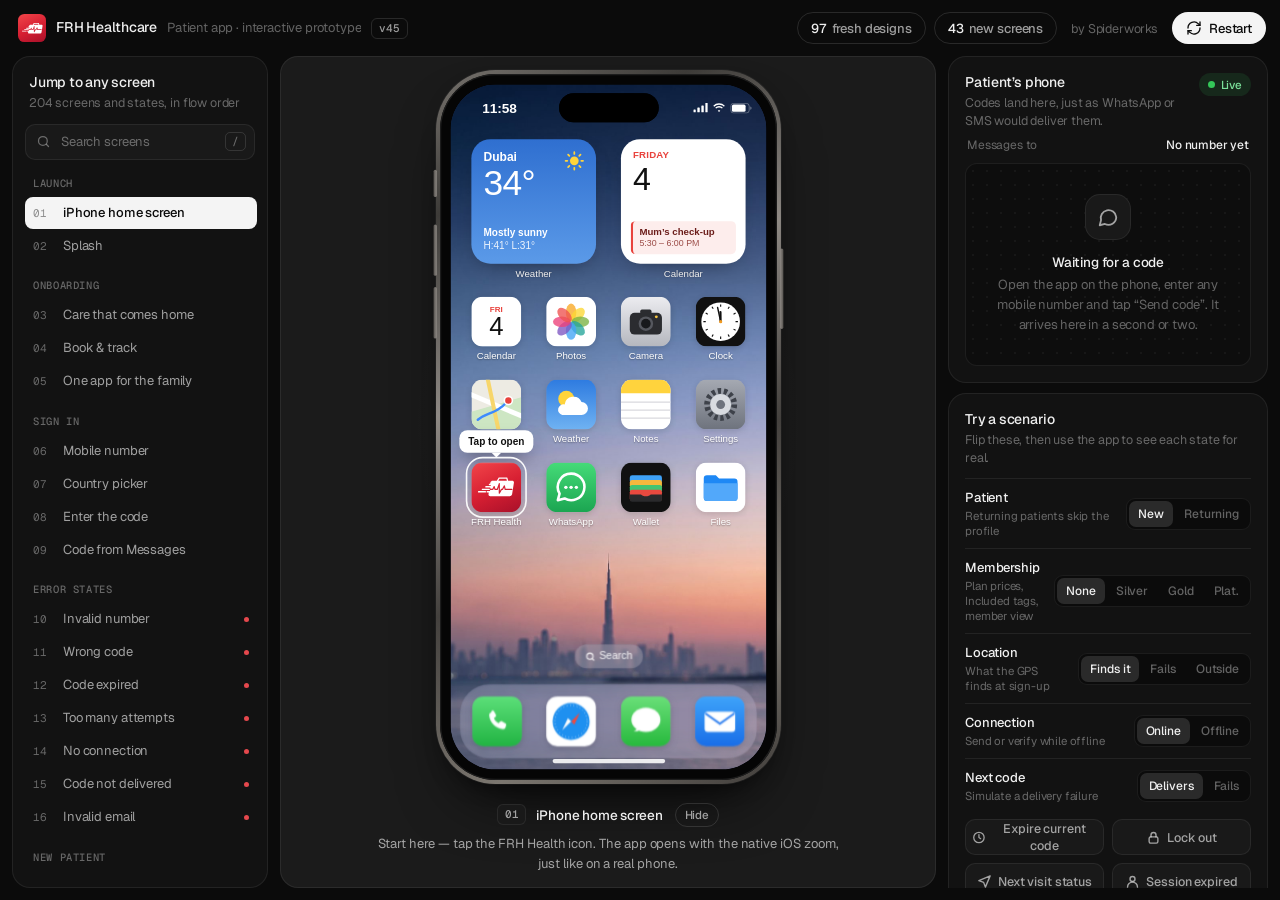
<file: index.html>
<!doctype html>
<html lang="en">
<head>
<meta charset="utf-8">
<meta http-equiv="cache-control" content="no-cache, no-store, must-revalidate">
<meta http-equiv="pragma" content="no-cache">
<meta name="viewport" content="width=device-width, initial-scale=1">
<title>FRH Healthcare — Final v45</title>
<meta name="description" content="Final interactive prototype of the FRH Healthcare patient app: the agency design with the necessary items from the client dev-team spec.">
<link rel="icon" href="data:image/svg+xml,%3Csvg xmlns=%22http://www.w3.org/2000/svg%22 viewBox=%220 0 48 48%22%3E%3Crect width=%2248%22 height=%2248%22 rx=%2211%22 fill=%22%23D71F32%22/%3E%3Cg transform=%22translate(5.2 12.6) scale(0.192)%22%3E%3Cpath fill=%22%23fff%22 fill-rule=%22evenodd%22 d=%22M157.39 9.79 L156.94 9.01 L156.3 8.37 L155.73 8.01 L155.31 7.83 L154.43 7.66 L112.8 7.65 L112.14 7.71 L111.5 7.9 L110.91 8.21 L110.56 8.48 L109.97 9.13 L100.57 24.7 L79.36 24.7 L77.84 24.8 L76.32 25.09 L75.56 25.31 L74.82 25.58 L73.36 26.24 L71.98 27.08 L71.32 27.55 L70.09 28.62 L69.51 29.2 L68.48 30.45 L68.02 31.11 L67.22 32.5 L66.6 33.96 L66.36 34.7 L66.02 36.2 L65.25 41 L61.5 41.01 L60.78 41.13 L60.09 41.39 L59.28 41.93 L58.63 42.67 L58.2 43.54 L58.01 44.5 L58.03 45.24 L58.13 45.72 L58.29 46.19 L58.63 46.83 L59.1 47.4 L59.47 47.73 L60.31 48.21 L60.78 48.37 L61.5 48.49 L67.33 48.52 L68.11 48.76 L68.65 49.12 L68.98 49.48 L69.31 50.04 L69.48 50.67 L69.49 51.16 L69.41 51.65 L69.17 52.25 L68.88 52.65 L68.39 53.08 L67.8 53.37 L67 53.5 L42.9 53.5 L42.12 53.58 L41.37 53.8 L40.68 54.17 L39.89 54.86 L39.44 55.5 L39.11 56.21 L38.91 57.24 L38.93 58.02 L39.2 59.03 L39.73 59.94 L40.46 60.67 L41.37 61.2 L42.38 61.47 L61.97 61.5 L61.96 61.55 L64.05 61.55 L64.66 61.61 L65.26 61.79 L65.62 61.97 L66.13 62.33 L66.55 62.78 L66.78 63.12 L67.03 63.69 L67.17 64.29 L67.19 64.91 L67.09 65.52 L66.96 65.91 L66.67 66.45 L66.28 66.93 L65.8 67.32 L65.26 67.61 L64.66 67.79 L64.05 67.85 L77.05 67.85 L83.89 54.23 L84.45 53.61 L85.15 53.16 L85.53 53 L86.15 52.87 L86.98 52.89 L87.58 53.04 L88.32 53.43 L88.93 54 L89.37 54.7 L93.34 67.85 L101.25 67.85 L111.09 39.28 L111.51 38.57 L111.93 38.12 L112.26 37.88 L112.8 37.59 L113.19 37.46 L113.6 37.38 L114.21 37.36 L114.82 37.46 L115.4 37.68 L115.75 37.88 L116.23 38.28 L116.62 38.75 L116.91 39.3 L117.09 39.89 L117.14 40.29 L117.15 79.3 L122.76 69.44 L123.26 68.78 L123.57 68.51 L124.1 68.18 L124.68 67.96 L125.09 67.88 L129.12 67.85 L138.33 50.82 L138.86 50.19 L139.36 49.81 L139.91 49.54 L140.72 49.36 L141.34 49.37 L141.75 49.44 L142.14 49.56 L142.7 49.85 L143.03 50.09 L143.46 50.54 L143.8 51.06 L143.96 51.44 L147.54 67.85 L180.91 67.88 L181.71 68.09 L182.42 68.5 L182.87 68.92 L183.12 69.25 L183.48 69.99 L183.64 70.79 L183.59 71.61 L183.41 72.21 L183.23 72.58 L182.73 73.23 L182.25 73.62 L181.71 73.91 L181.11 74.09 L180.5 74.15 L145 74.15 L144.19 74.05 L143.62 73.83 L142.94 73.39 L142.4 72.78 L142.03 72.06 L139.72 61.49 L133.77 72.5 L133.42 73.02 L133.12 73.33 L132.61 73.71 L132.24 73.9 L131.63 74.09 L131 74.15 L127.33 74.15 L116.63 92.93 L116.09 93.56 L115.41 94.02 L114.63 94.29 L113.8 94.34 L113.19 94.25 L112.61 94.03 L112.09 93.7 L111.78 93.43 L111.38 92.95 L111.18 92.6 L110.96 92.02 L110.86 91.41 L110.85 59.33 L106.41 72.22 L105.99 72.93 L105.41 73.5 L104.89 73.83 L104.11 74.09 L103.5 74.15 L91 74.15 L90.2 74.05 L89.46 73.75 L88.96 73.4 L88.54 72.97 L88.05 72.1 L85.77 64.51 L81.72 72.59 L81.07 73.38 L80.2 73.91 L79.61 74.09 L79 74.15 L59.95 74.15 L62.49 74.19 L63.06 74.28 L63.92 74.67 L64.62 75.32 L64.92 75.81 L65.12 76.34 L65.21 76.91 L65.2 77.48 L65.07 78.04 L64.83 78.56 L64.5 79.03 L64.08 79.42 L63.24 79.87 L62.49 80.01 L49.48 80.03 L48.47 80.3 L47.78 80.67 L47.17 81.17 L46.67 81.78 L46.3 82.47 L46.08 83.22 L46 84 L46.08 84.78 L46.41 85.77 L46.83 86.44 L47.36 87.01 L48 87.46 L48.96 87.86 L49.74 87.99 L57.73 88 L56.42 96.35 L56.38 97.84 L56.43 98.58 L56.53 99.3 L56.89 100.69 L57.43 101.99 L58.15 103.18 L59.05 104.25 L60.1 105.16 L60.67 105.56 L61.28 105.91 L62.58 106.49 L63.97 106.88 L64.69 107 L66.17 107.1 L169.02 107.1 L170.54 107 L172.06 106.71 L172.82 106.49 L174.3 105.91 L175.72 105.16 L176.4 104.72 L177.69 103.73 L178.3 103.18 L179.4 101.99 L179.9 101.35 L180.78 100 L181.16 99.3 L181.78 97.84 L182.03 97.1 L182.36 95.6 L191.87 36.2 L191.96 35.45 L192.01 33.96 L191.85 32.5 L191.7 31.8 L191.25 30.45 L190.95 29.81 L190.23 28.62 L189.33 27.55 L188.29 26.64 L187.1 25.89 L185.81 25.31 L184.42 24.92 L183.69 24.8 L182.21 24.7 L161.37 24.7ZM114.75 14.55 L151.54 14.55 L154.23 24.7 L108.63 24.7ZM61.14 73.97 L62.08 73.69 L62.58 73.38 L63.01 72.98 L63.35 72.5 L63.59 71.96 L63.75 71 L63.69 70.41 L63.52 69.85 L63.24 69.33 L62.87 68.88 L62.08 68.31 L61.53 68.1 L60.95 68.01 L23.05 68.01 L22.1 68.23 L21.58 68.51 L21.13 68.88 L20.76 69.33 L20.48 69.85 L20.26 70.8 L20.28 71.39 L20.41 71.96 L20.65 72.5 L20.99 72.98 L21.42 73.38 L21.92 73.69 L22.47 73.9 L23.05 73.99ZM40.02 87.97 L40.54 87.86 L41.27 87.59 L41.94 87.17 L42.51 86.64 L42.96 86 L43.29 85.29 L43.47 84.52 L43.5 84 L43.47 83.48 L43.29 82.71 L42.96 82 L42.51 81.36 L41.94 80.83 L41.27 80.41 L40.54 80.14 L40.02 80.03 L3.74 80.01 L2.96 80.14 L2.47 80.3 L1.78 80.67 L1.36 80.99 L0.83 81.56 L0.41 82.23 L0.21 82.71 L0.03 83.48 L0.01 84.26 L0.14 85.04 L0.41 85.77 L0.83 86.44 L1.36 87.01 L2 87.46 L2.71 87.79 L3.48 87.97Z%22/%3E%3C/g%3E%3C/svg%3E">
<link rel="preconnect" href="https://fonts.googleapis.com">
<link rel="preconnect" href="https://fonts.gstatic.com" crossorigin>
<link href="https://fonts.googleapis.com/css2?family=Plus+Jakarta+Sans:wght@400;500;600;700;800&family=Geist:wght@400;500;600&family=Geist+Mono:wght@400;500&display=swap" rel="stylesheet">
<link rel="stylesheet" href="css/page.css?f=19">
<link rel="stylesheet" href="css/phone.css?f=19">
<link rel="stylesheet" href="css/app.css?f=19">
<link rel="stylesheet" href="css/flows.css?f=19">
<link rel="stylesheet" href="css/book.css?f=19">
<link rel="stylesheet" href="css/profile.css?f=19">
<link rel="stylesheet" href="css/chat.css?f=19">
<link rel="stylesheet" href="css/system.css?f=19">
<link rel="stylesheet" href="css/dev-auth.css?f=19">
<link rel="stylesheet" href="css/dev-home.css?f=19">
<link rel="stylesheet" href="css/dev-book.css?f=19">
<link rel="stylesheet" href="css/dev-appt.css?f=19">
<link rel="stylesheet" href="css/dev-profile.css?f=19">
<link rel="stylesheet" href="css/dev-member.css?f=19">
<link rel="stylesheet" href="css/dev-changes.css?f=20">
<link rel="stylesheet" href="css/theme-hers.css?f=19">
<link rel="stylesheet" href="css/v15-nav.css?f=19">
<link rel="stylesheet" href="css/v17-voice.css?f=20">
<link rel="stylesheet" href="css/v18-tour.css?f=21">
<link rel="stylesheet" href="css/v19-island.css?f=23">
<link rel="stylesheet" href="css/v20-service.css?f=24">
<link rel="stylesheet" href="css/v21-service.css?f=25">
<link rel="stylesheet" href="css/v22-service.css?f=26">
<link rel="stylesheet" href="css/v24.css?f=28">
<link rel="stylesheet" href="css/v25.css?f=29">
<link rel="stylesheet" href="css/v26.css?f=30">
<link rel="stylesheet" href="css/v27.css?f=31">
<link rel="stylesheet" href="css/v28.css?f=32">
<link rel="stylesheet" href="css/v29.css?f=33">
<link rel="stylesheet" href="css/v30.css?f=34">
<link rel="stylesheet" href="css/v31.css?f=35">
<link rel="stylesheet" href="css/v32.css?f=36">
<link rel="stylesheet" href="css/v33.css?f=37">
<link rel="stylesheet" href="css/v35.css?f=41">
<link rel="stylesheet" href="css/v38.css?f=47">
<link rel="stylesheet" href="css/v39.css?f=49">
<link rel="stylesheet" href="css/v40.css?f=51">
<link rel="stylesheet" href="css/v41.css?f=52">
<link rel="stylesheet" href="css/v42.css?f=55">
<link rel="stylesheet" href="css/v43.css?f=56">
<link rel="stylesheet" href="css/v45.css?f=63">
<link rel="stylesheet" href="css/v34-shell.css?f=61">
</head>
<body>
<header class="topbar">
  <div class="tb-brand">
    <span id="tbIcon"></span>
    <div class="tb-titles">
      <strong>FRH Healthcare</strong>
      <span>Patient app · interactive prototype</span>
    </div>
    <span class="tb-ver">v45</span>
  </div>
  <div class="tb-right">
    <button type="button" id="v24CountBtn" class="tb-chip tb-new" title="Fresh designs to make, excluding duplicates and states"><b>89</b> fresh designs</button>
    <button type="button" id="newScrBtn" class="tb-chip tb-new" title="Screens and pop-ups added since the client dev-team PDF"><b>40</b> new screens</button>
    <span class="tb-meta">by Spiderworks</span>
    <button class="tb-btn" id="restartBtn" type="button"></button>
  </div>
</header>

<main class="stage">
  <aside class="panel-l" id="panelL" aria-label="Screen index"></aside>

  <section class="device-col" aria-label="iPhone prototype">
    <div class="device-fit" id="deviceFit">
      <div class="iphone" id="iphone">
        <span class="hw hw-action"></span><span class="hw hw-volup"></span><span class="hw hw-voldn"></span><span class="hw hw-power"></span>
        <div class="bezel">
          <div class="screen" id="screen">
            <div class="ios-home" id="iosHome"></div>
            <div class="app" id="app"></div>
            <div class="launch" id="launch"></div>
            <div class="sheet-layer" id="sheetLayer"></div>
            <div class="toast" id="toast" role="status" aria-live="polite"></div>
            <div class="kb" id="kb"></div>
            <div class="banner" id="banner" role="button" tabindex="0" aria-label="Incoming message notification"></div>
            <div class="statusbar light" id="statusbar"></div>
            <div class="island"></div>
            <button class="home-ind light" id="homeInd" type="button" aria-label="Go to the iPhone home screen" title="Home screen"></button>
          </div>
        </div>
      </div>
    </div>
    <div class="caption" id="caption"></div>
  </section>

  <aside class="panel" id="panel" aria-label="Prototype controls"></aside>
</main>

<script src="js/icons.js?f=52"></script>
<script src="js/data.js?f=19"></script>
<script src="js/data-book.js?f=63"></script>
<script src="js/data-profile.js?f=19"></script>
<script src="js/data-chat.js?f=19"></script>
<script src="js/core.js?f=43"></script>
<script src="js/screens.js?f=19"></script>
<script src="js/screens-home.js?f=19"></script>
<script src="js/screens-appt.js?f=19"></script>
<script src="js/screens-book.js?f=19"></script>
<script src="js/screens-profile.js?f=19"></script>
<script src="js/screens-chat.js?f=19"></script>
<script src="js/dev-changes.js?f=19"></script>
<script src="js/dev-auth.js?f=19"></script>
<script src="js/dev-home.js?f=63"></script>
<script src="js/dev-book.js?f=65"></script>
<script src="js/dev-appt.js?f=65"></script>
<script src="js/dev-profile.js?f=53"></script>
<script src="js/dev-member.js?f=19"></script>
<script src="js/v15-nav.js?f=19"></script>
<script src="js/v17-voice.js?f=36"></script>
<script src="js/v18-tour.js?f=27"></script>
<script src="js/v19-island.js?f=23"></script>
<script src="js/theme-hers.js?f=19"></script>
<script src="js/v35-notifs.js?f=41"></script>
<script src="js/v38-doctors.js?f=47"></script>
<script src="js/v39-cards.js?f=49"></script>
<script src="js/v40-loc.js?f=51"></script>
<script src="js/v42-rewards.js?f=55"></script>
<script src="js/panel.js?f=63"></script>
<script src="js/new-screens.js?f=63"></script>
<script src="js/v24-count.js?f=63"></script>
</body>
</html>
</file>
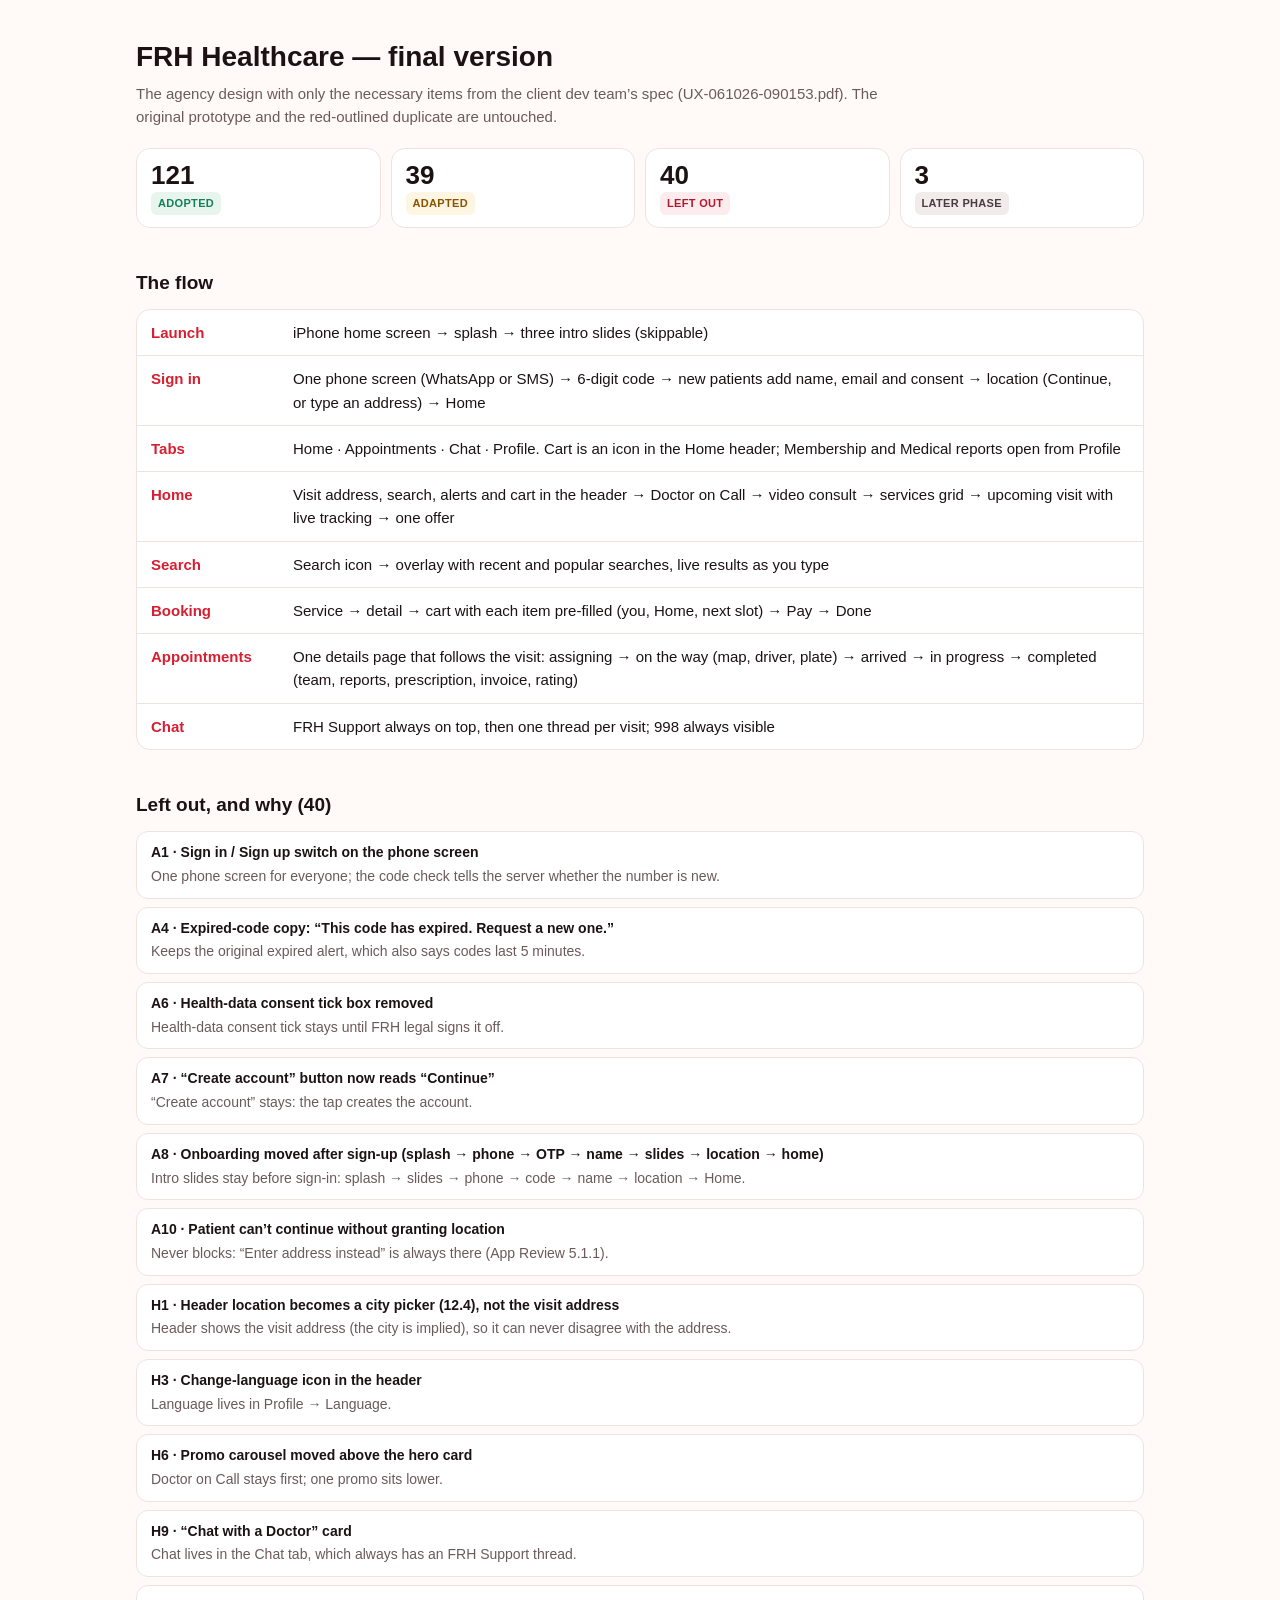
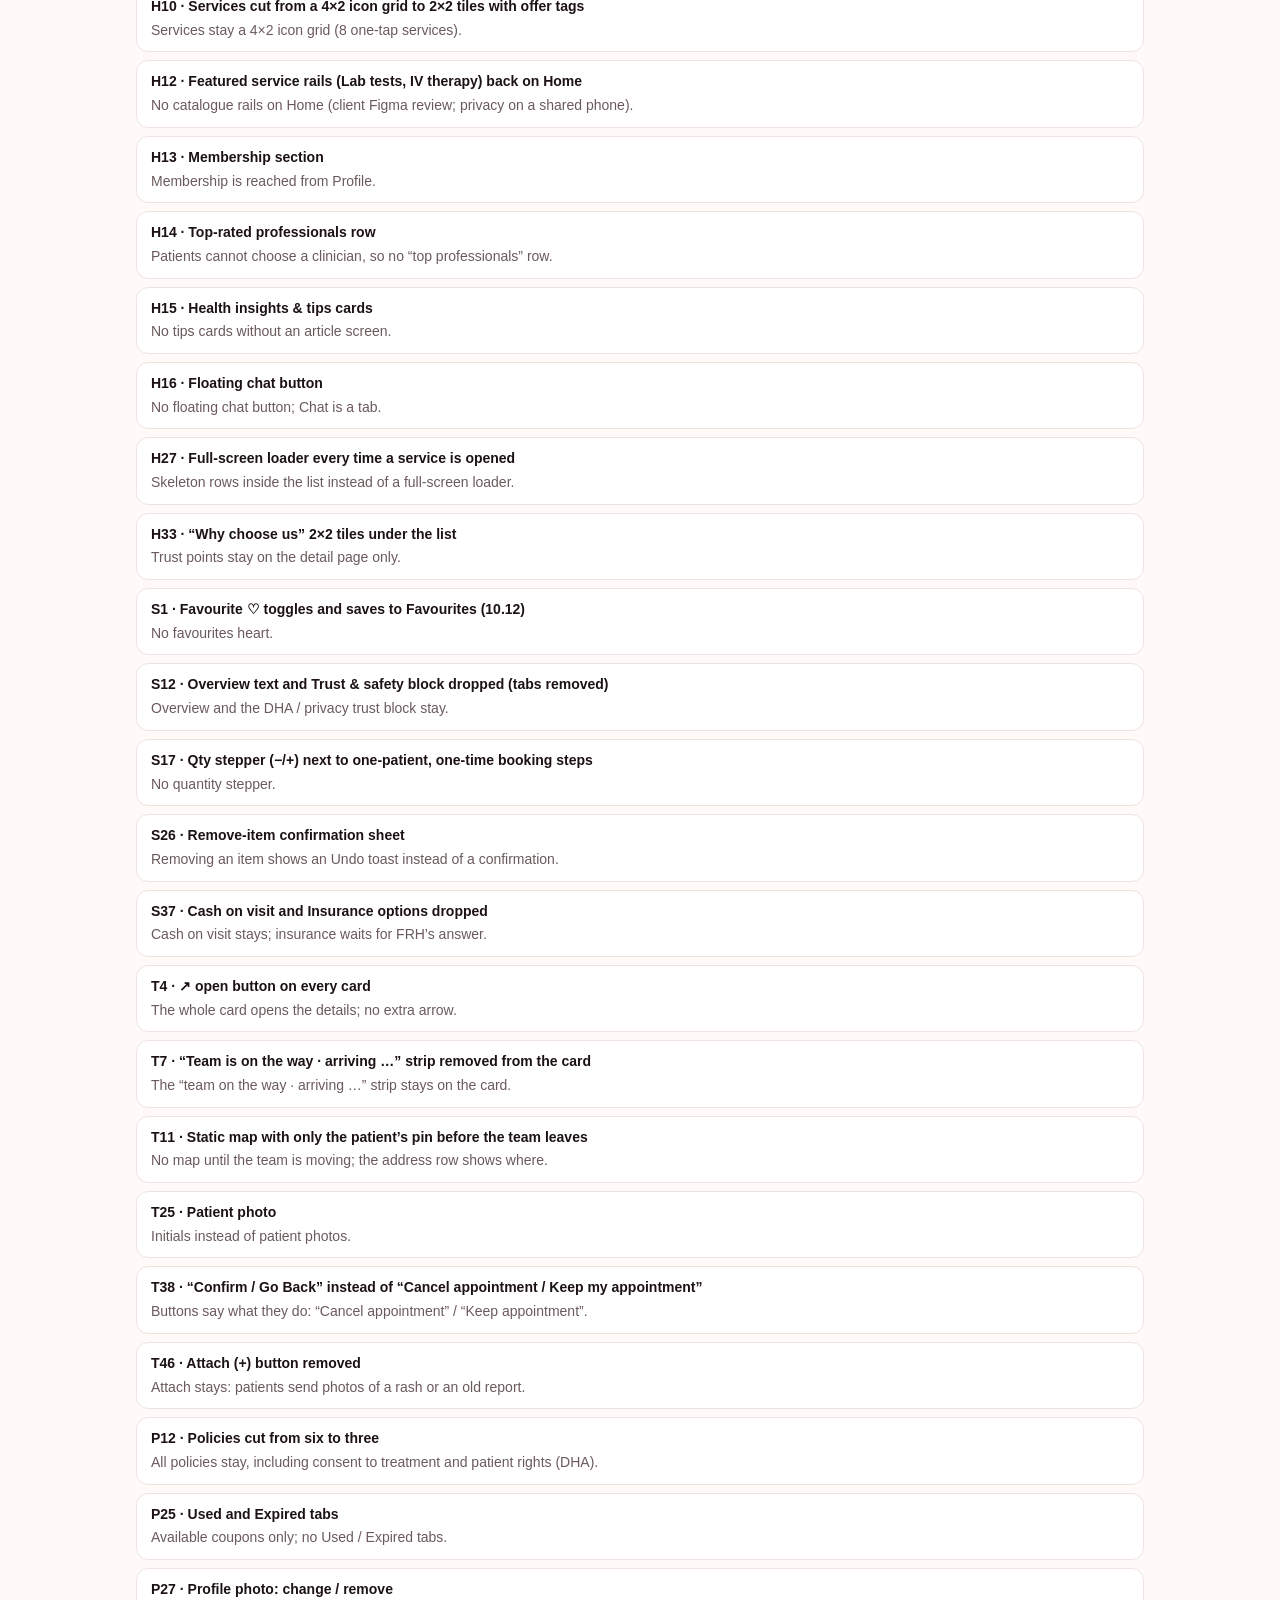
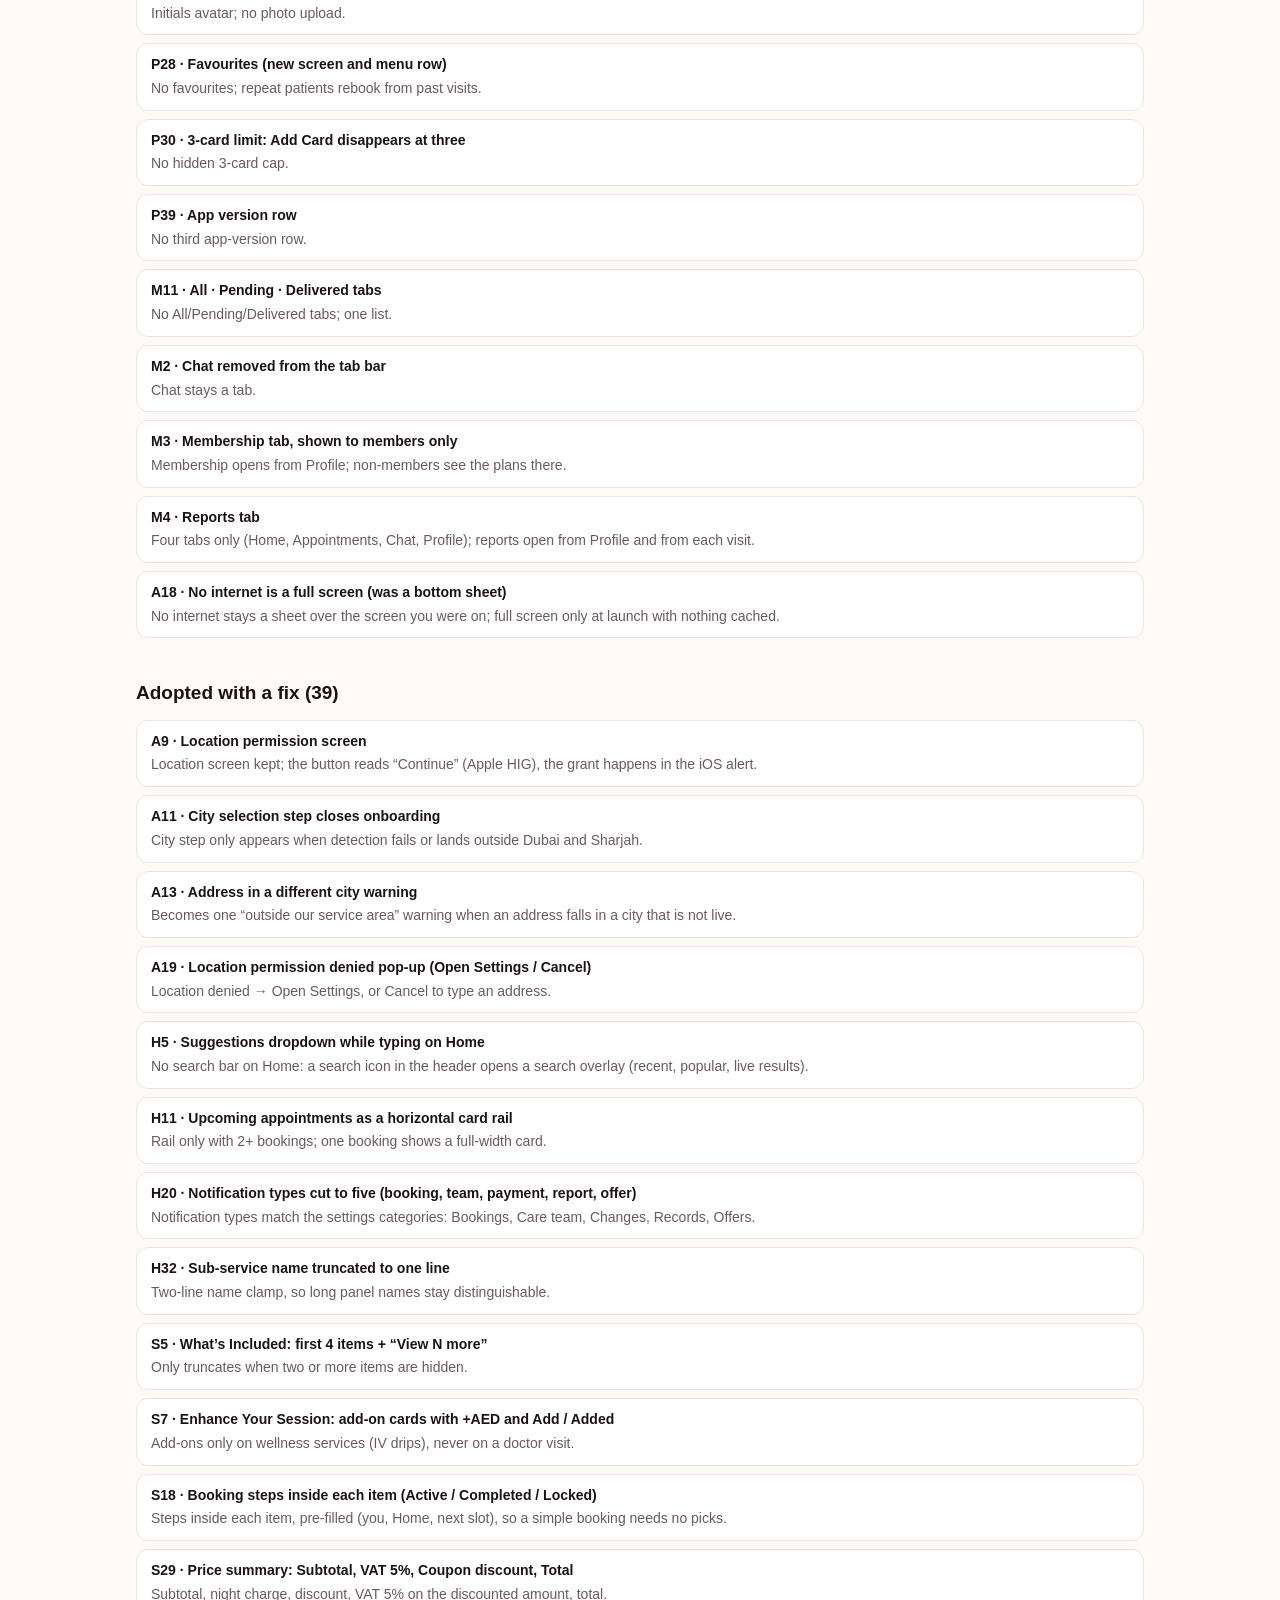
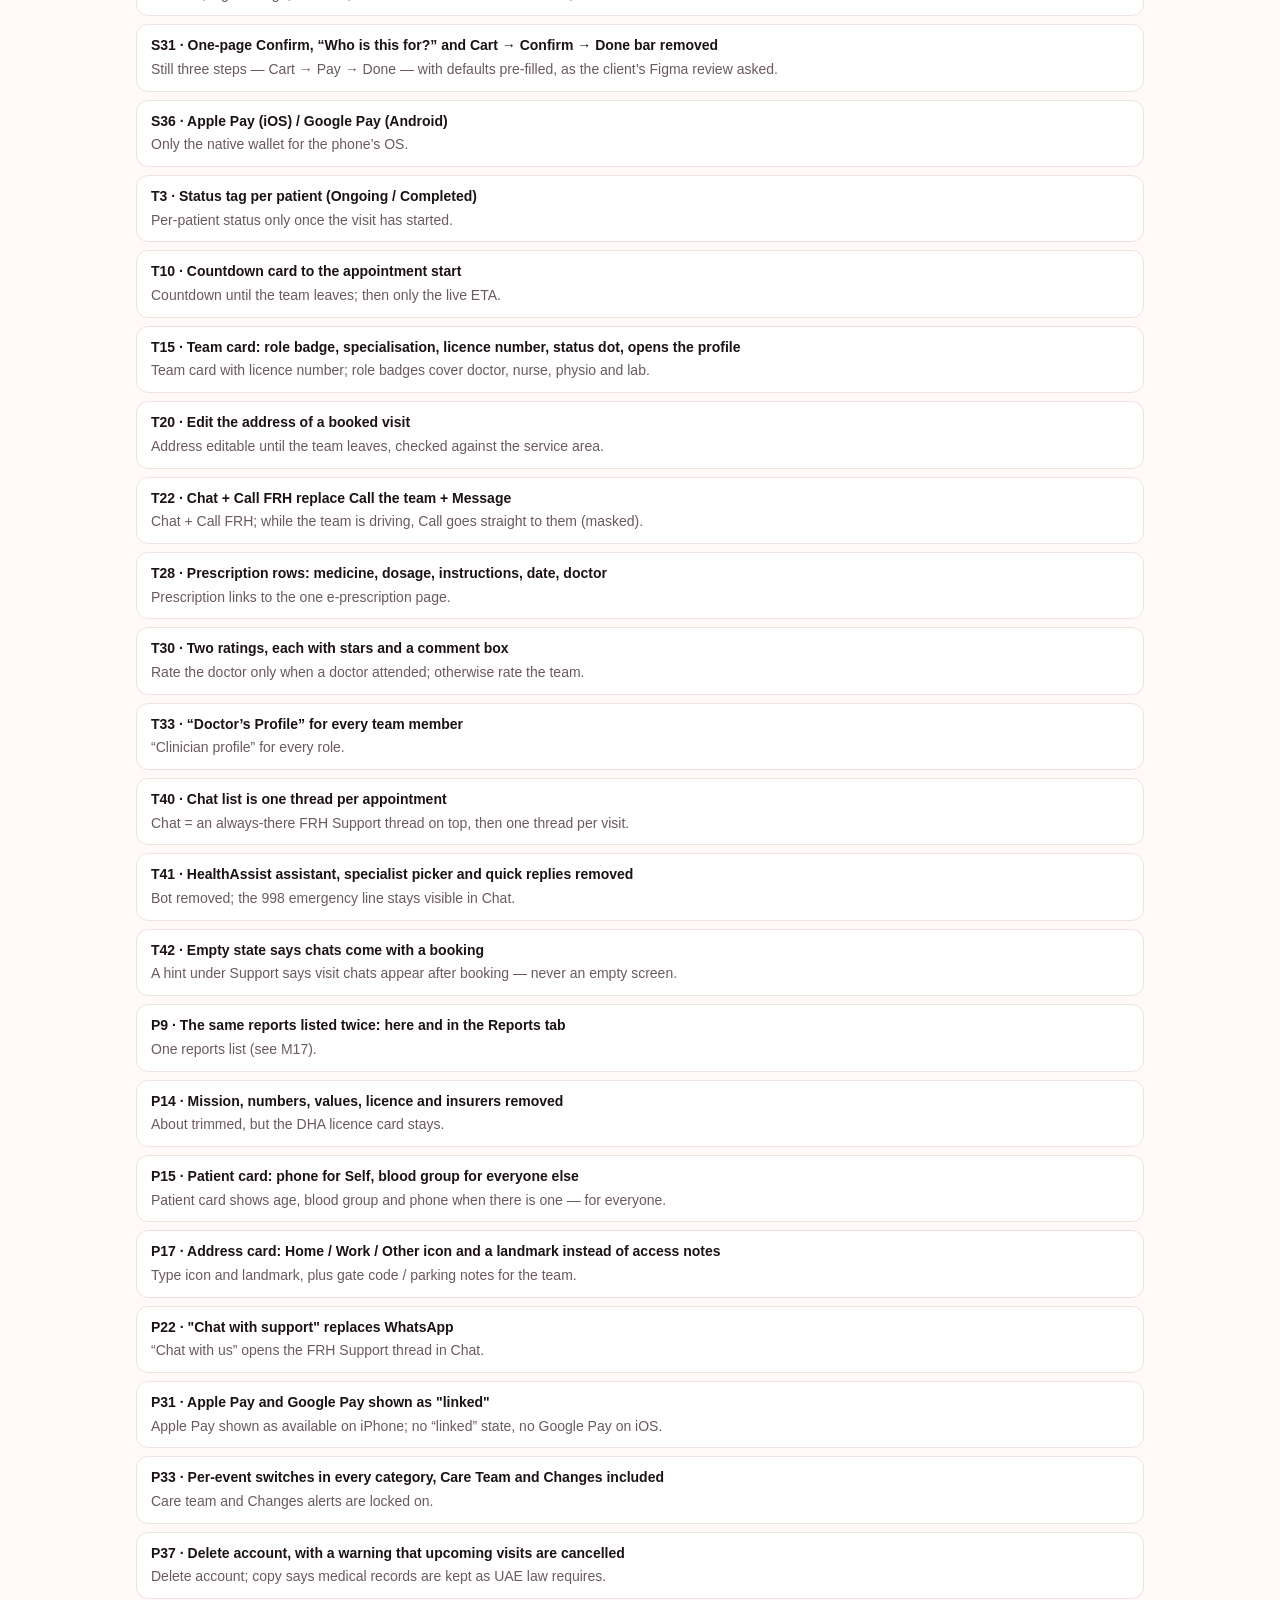
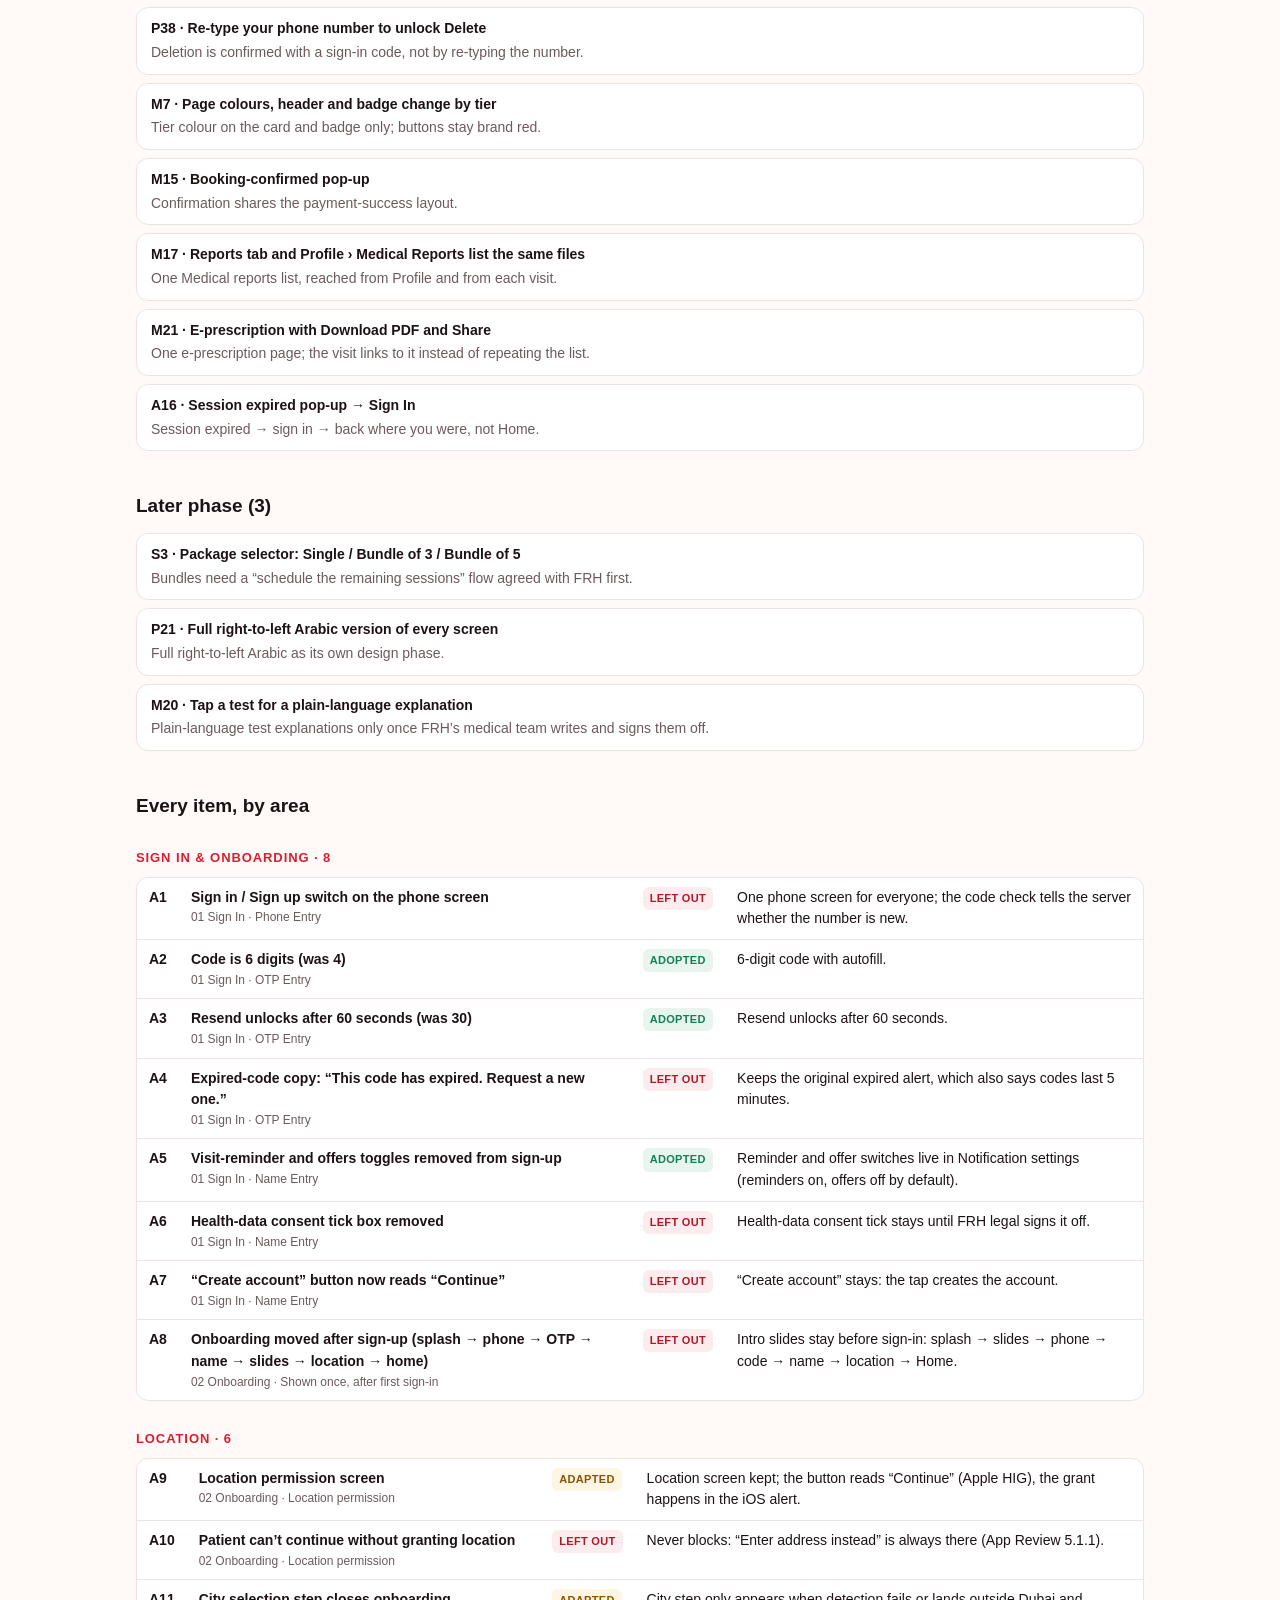
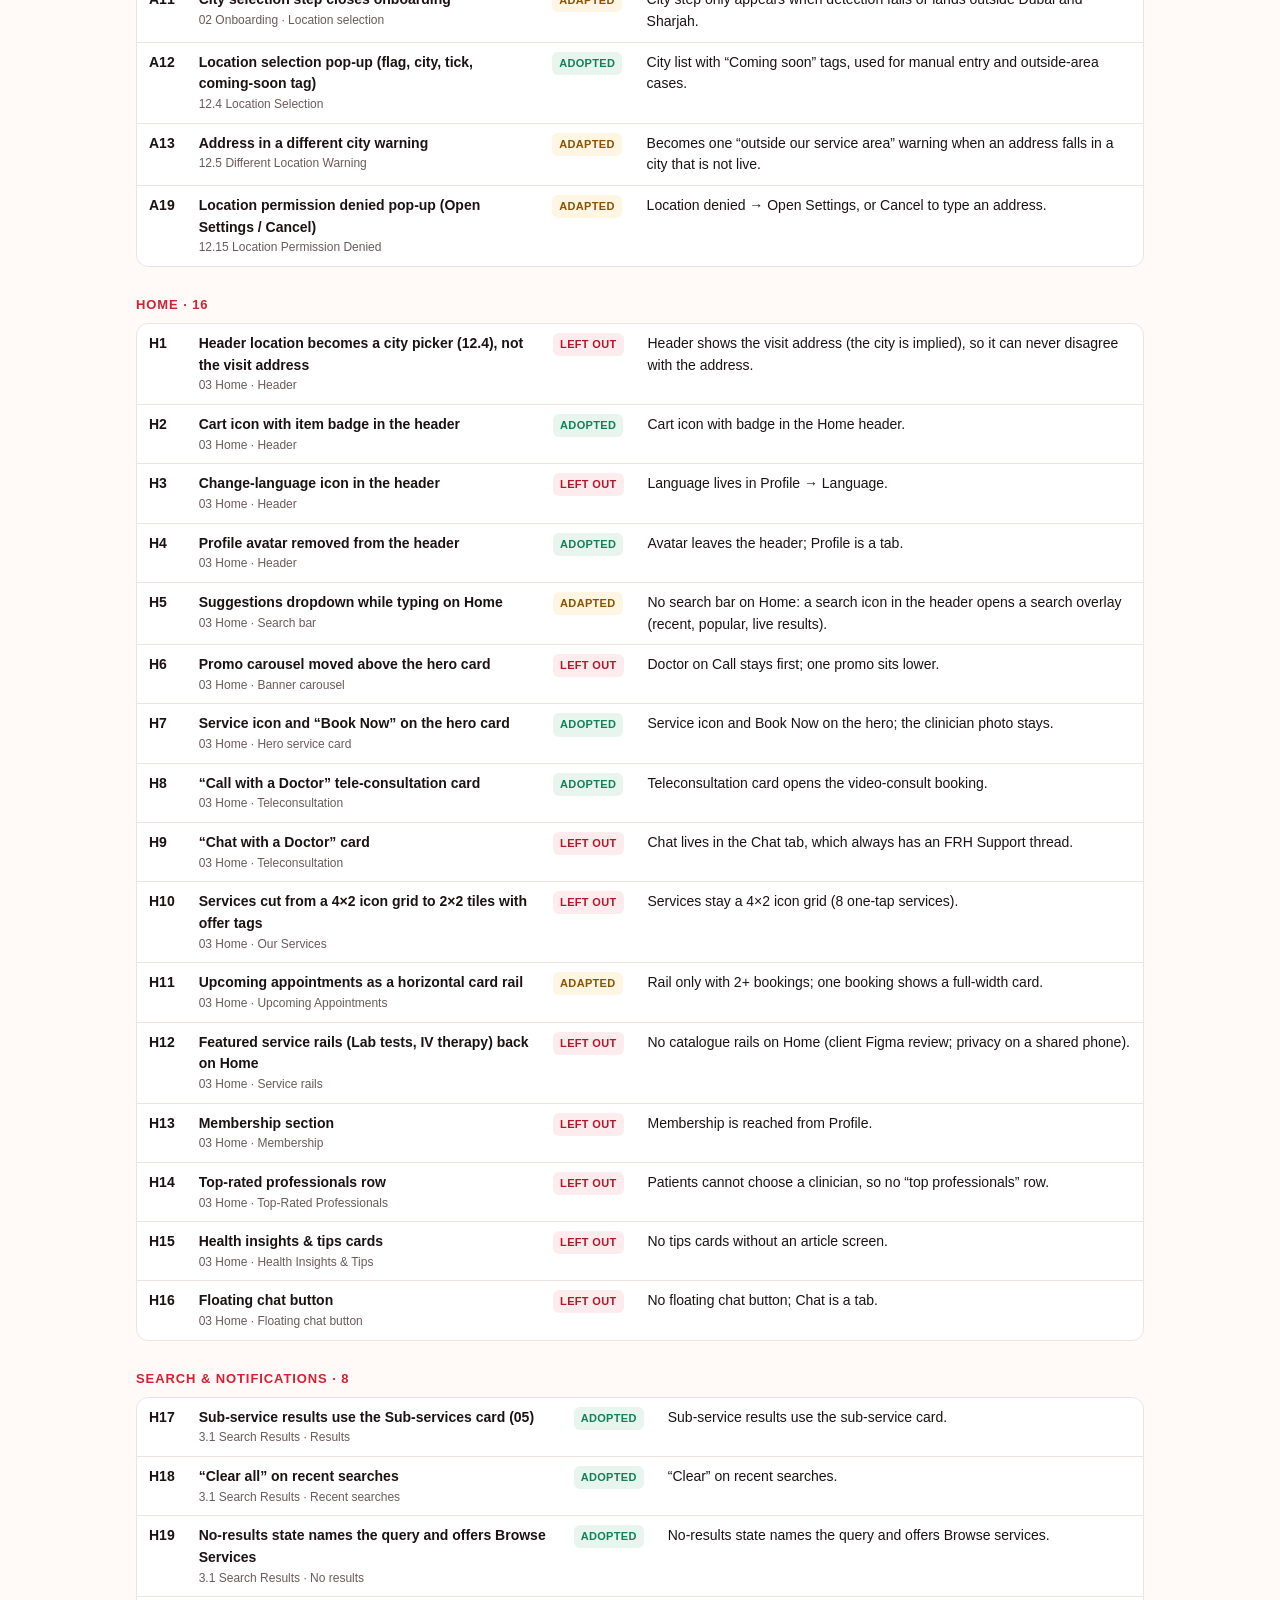
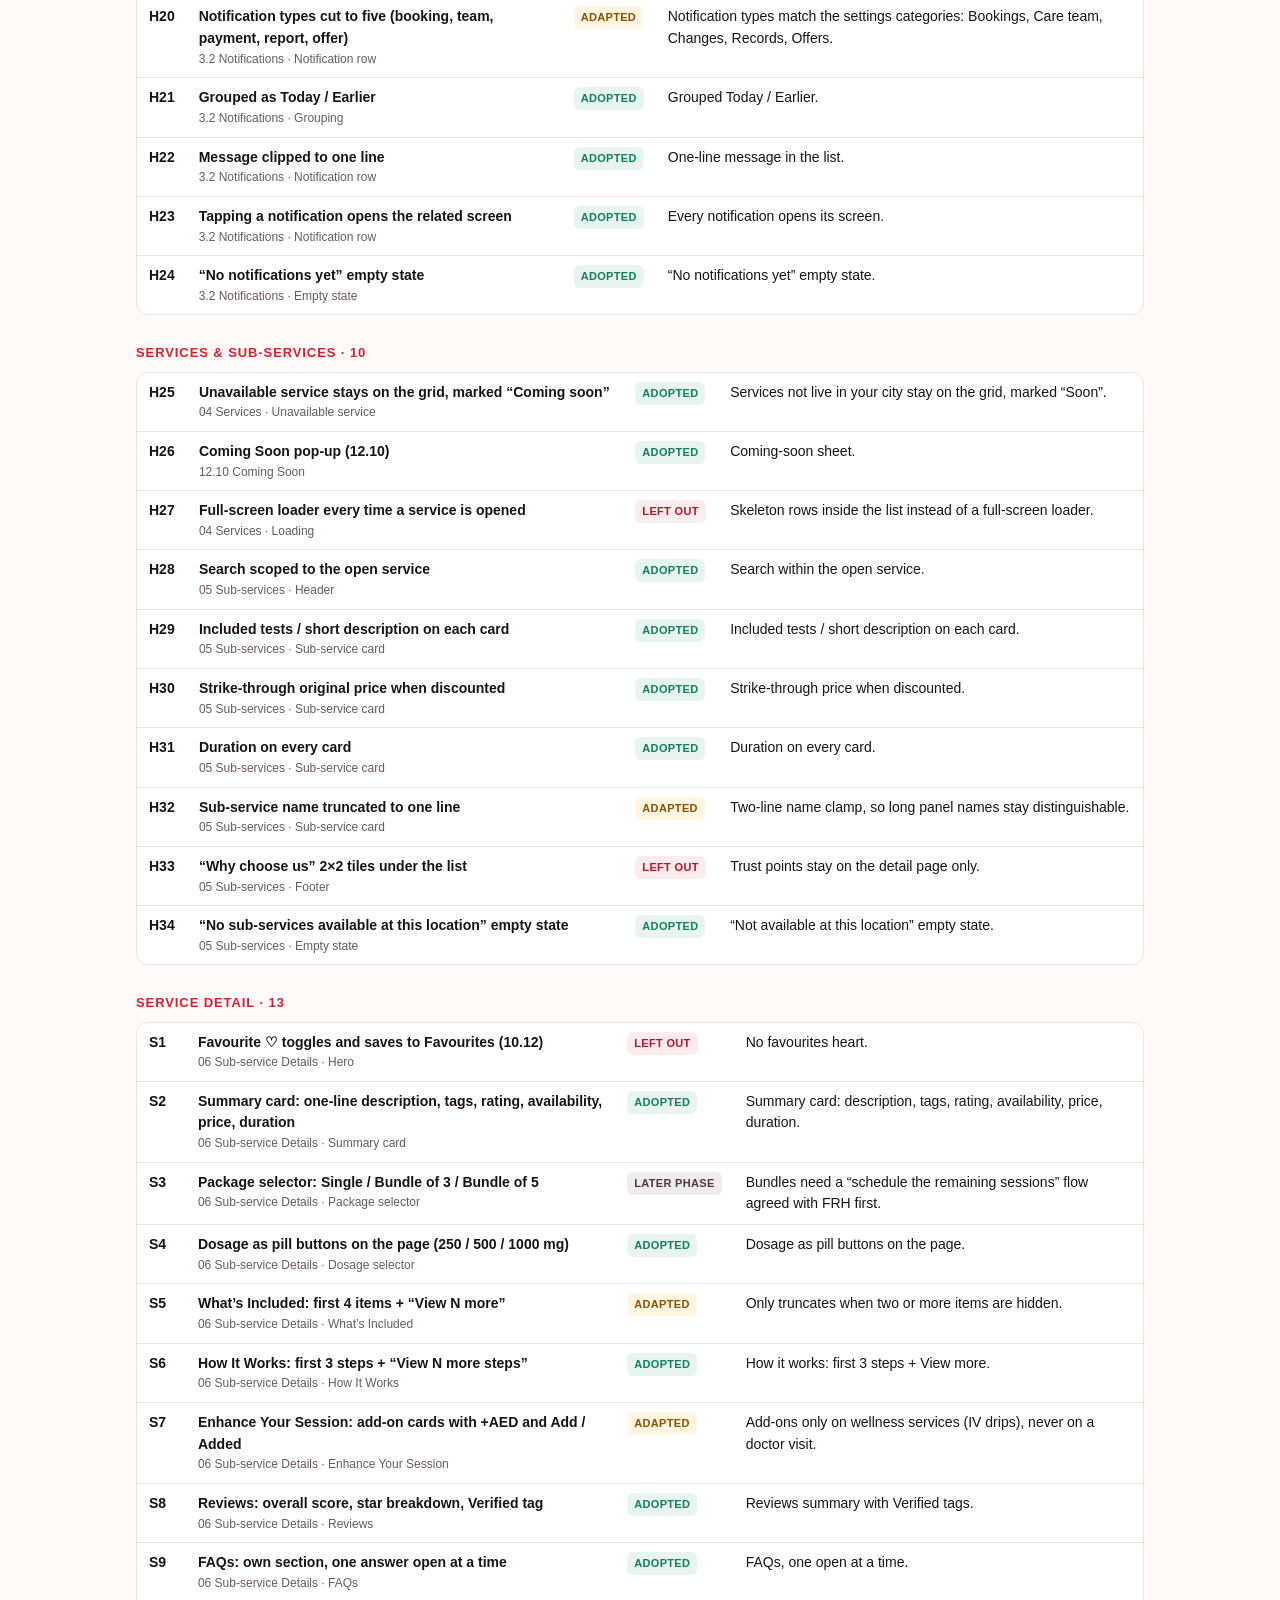
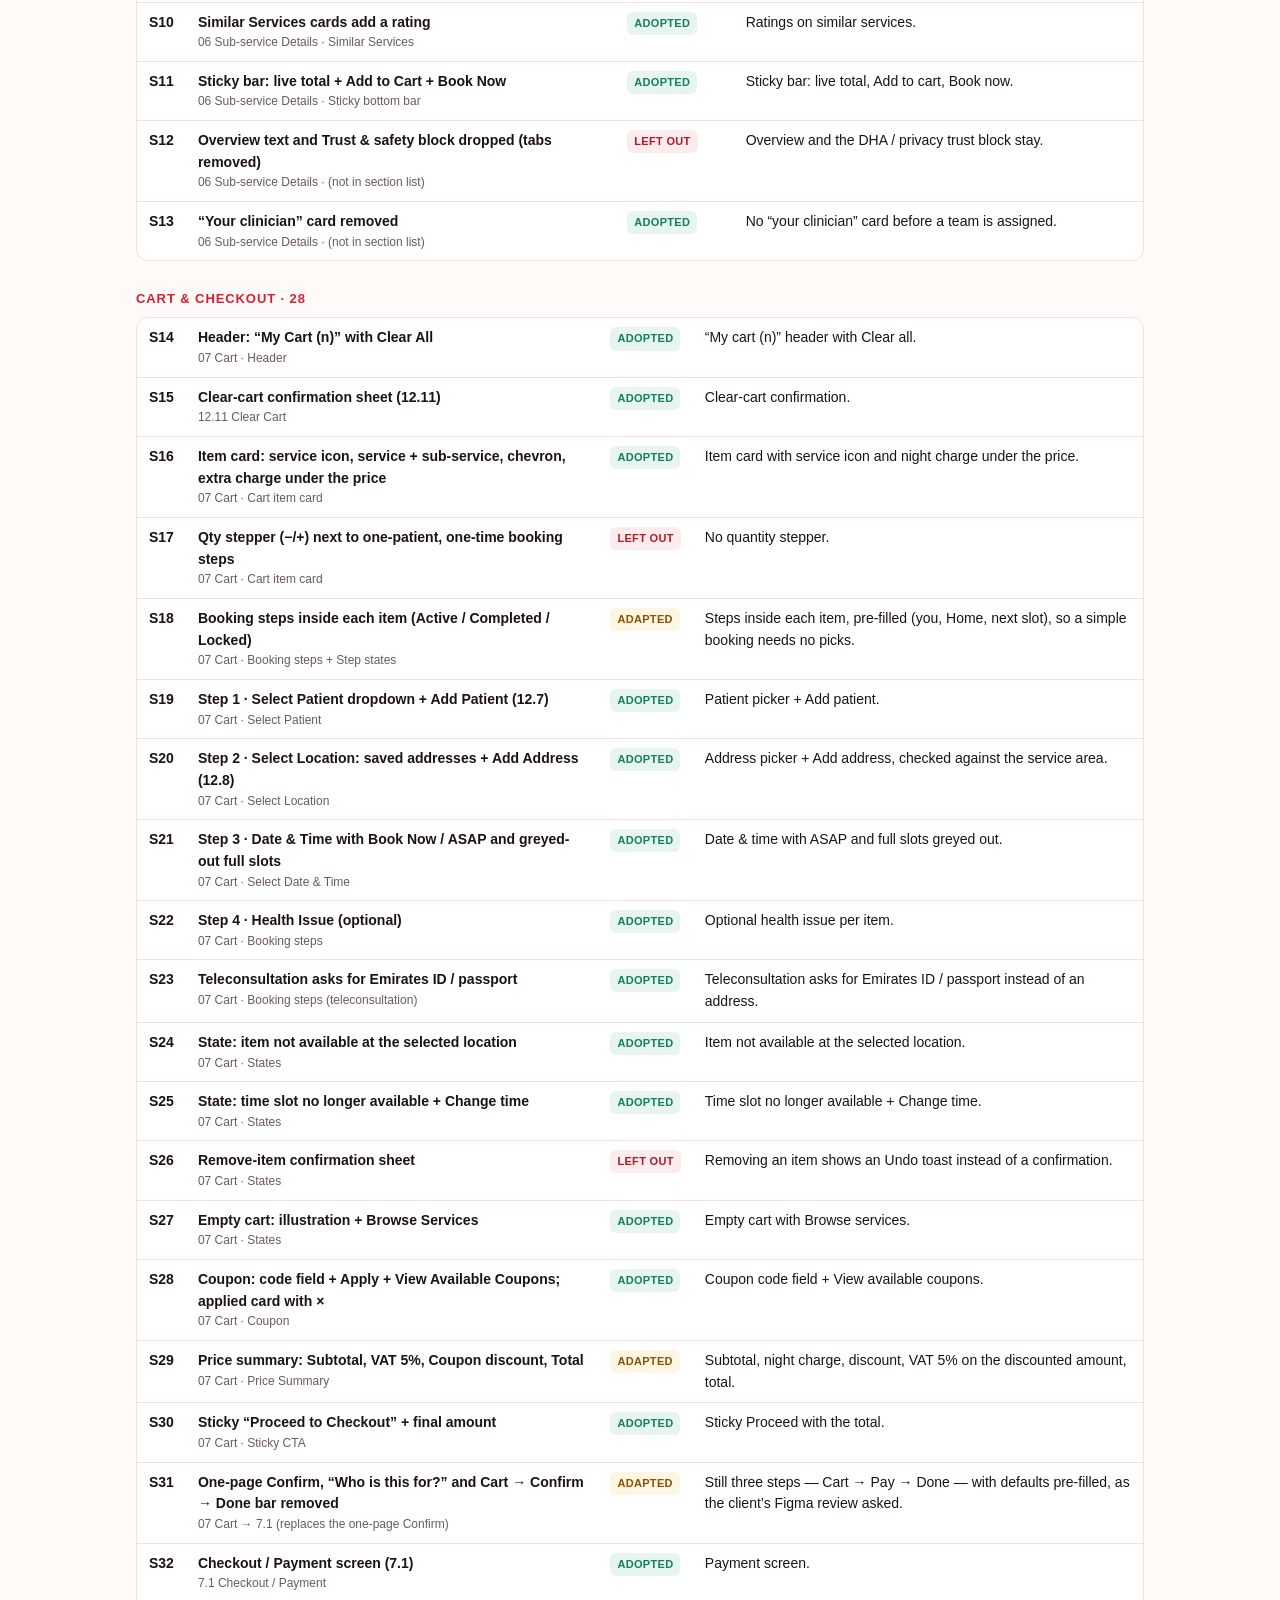
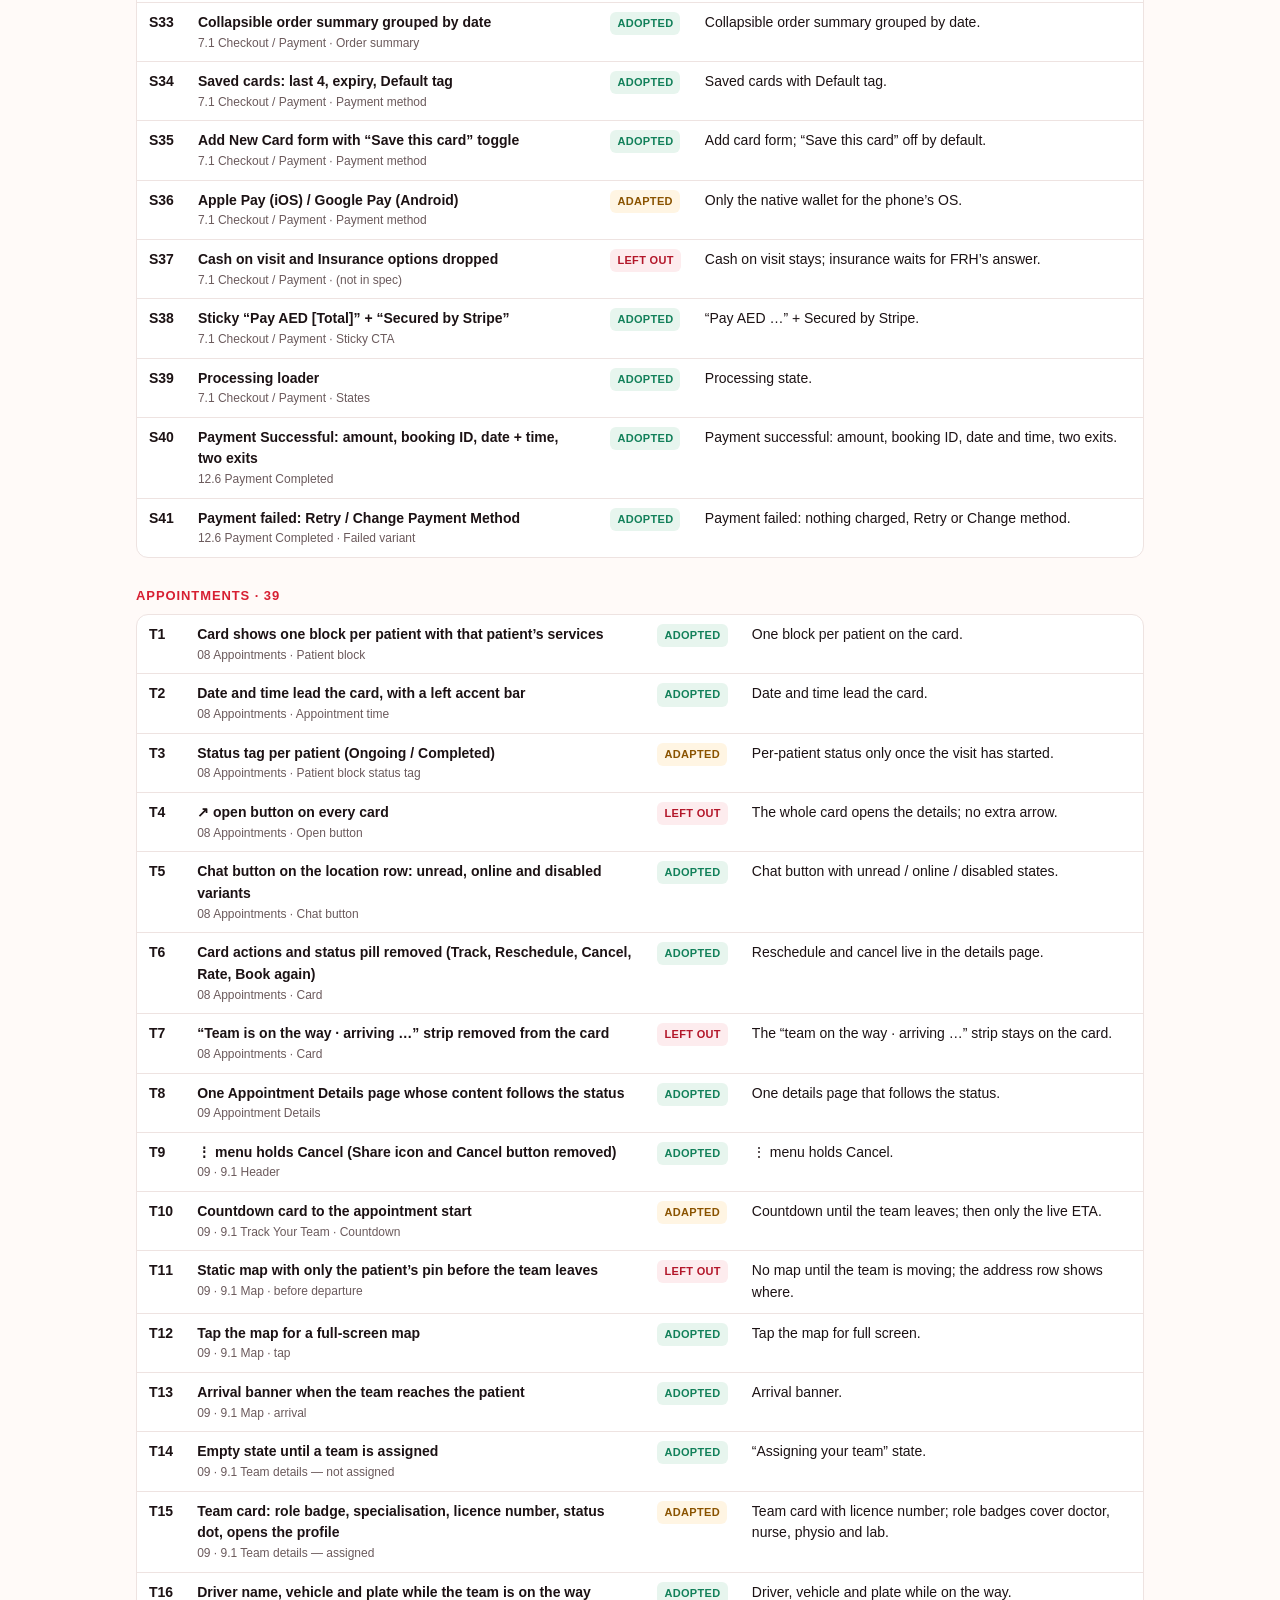
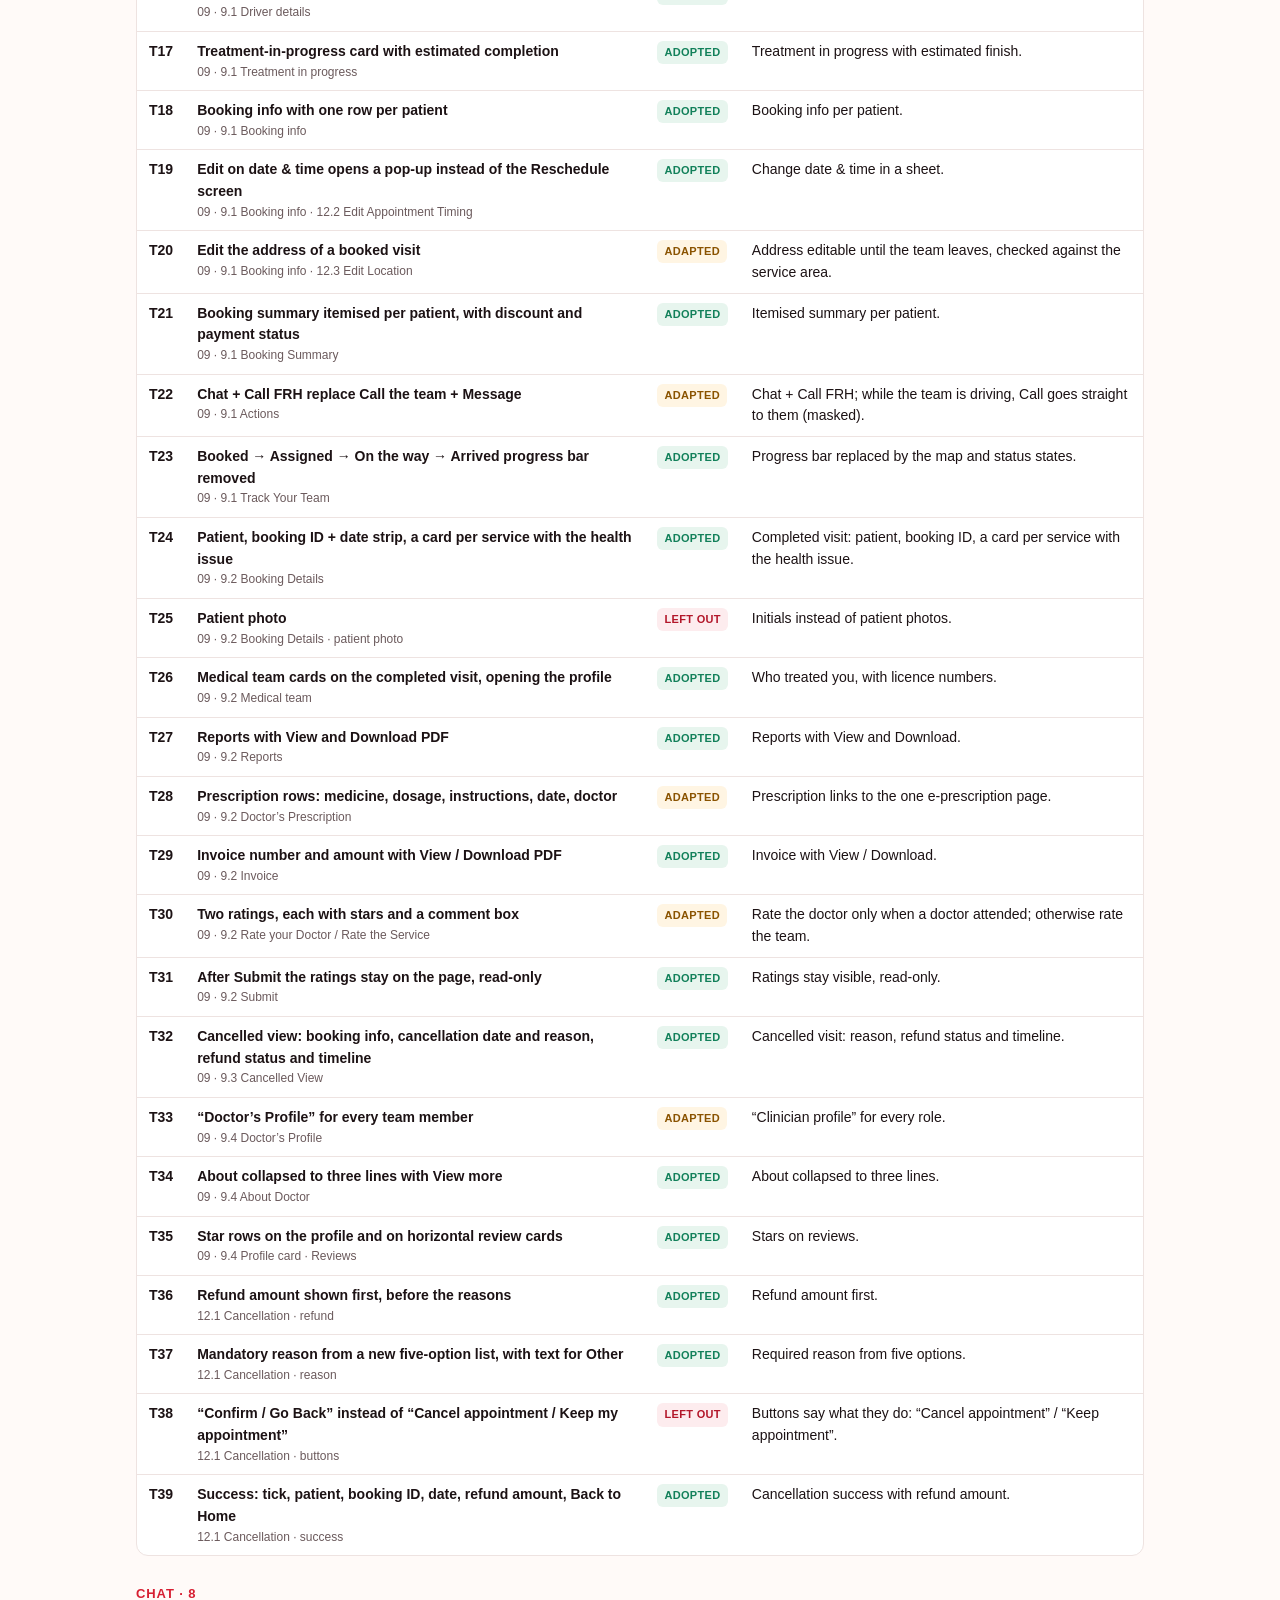
<file: FINAL-NOTES.html>
<!doctype html><html lang="en"><head><meta charset="utf-8"><meta name="viewport" content="width=device-width, initial-scale=1">
<title>FRH final notes</title>
<style>
:root{--ink:#1C1214;--muted:#6B5A5C;--line:#EEE3E1;--bg:#FFFAF8;--card:#fff;--red:#D71F32}
@media (prefers-color-scheme:dark){:root{--ink:#F4ECEB;--muted:#B6A6A8;--line:#3A2E30;--bg:#171112;--card:#211A1B}}
*{box-sizing:border-box}body{margin:0;background:var(--bg);color:var(--ink);font:15px/1.55 -apple-system,"Plus Jakarta Sans",Helvetica,Arial,sans-serif}
main{max-width:1040px;margin:0 auto;padding:40px 16px 72px}
h1{font-size:28px;line-height:1.2;margin:0 0 8px}h2{font-size:19px;margin:40px 0 12px}h3{font-size:13px;margin:28px 0 8px;color:var(--red);text-transform:uppercase;letter-spacing:.07em}
.lead{color:var(--muted);margin:0 0 20px;max-width:760px}
.tally{display:grid;grid-template-columns:repeat(4,minmax(0,1fr));gap:10px;margin:18px 0 8px}
.tally div{border:1px solid var(--line);background:var(--card);border-radius:14px;padding:12px 14px}.tally b{display:block;font-size:26px;line-height:1.1}
.flow{list-style:none;padding:0;margin:0;border:1px solid var(--line);border-radius:14px;background:var(--card)}
.flow li{display:grid;grid-template-columns:130px 1fr;gap:12px;padding:11px 14px;border-top:1px solid var(--line)}.flow li:first-child{border-top:0}
.flow b{color:var(--red)}
ul.items{list-style:none;padding:0;margin:0;display:grid;gap:8px}
ul.items li{border:1px solid var(--line);background:var(--card);border-radius:12px;padding:10px 14px}
ul.items b{display:block;font-size:14px}ul.items span{color:var(--muted);font-size:14px}
.tw{overflow-x:auto;border:1px solid var(--line);border-radius:12px;background:var(--card)}
table{width:100%;border-collapse:collapse;min-width:620px}td{padding:9px 12px;border-top:1px solid var(--line);vertical-align:top;font-size:14px}tr:first-child td{border-top:0}
td.id{font-weight:800;white-space:nowrap}td small{display:block;color:var(--muted);font-size:12px}
.vd{display:inline-block;font-weight:800;font-size:11px;text-transform:uppercase;letter-spacing:.03em;padding:3px 7px;border-radius:6px;white-space:nowrap}
@media (max-width:640px){.tally{grid-template-columns:repeat(2,1fr)}.flow li{grid-template-columns:1fr;gap:2px}}
</style></head><body><main>
<h1>FRH Healthcare — final version</h1>
<p class="lead">The agency design with only the necessary items from the client dev team’s spec (UX-061026-090153.pdf). The original prototype and the red-outlined duplicate are untouched.</p>
<div class="tally"><div><b>121</b><span class="vd" style="color:#12805A;background:#E7F5EE">Adopted</span></div><div><b>39</b><span class="vd" style="color:#8A5300;background:#FFF5E3">Adapted</span></div><div><b>40</b><span class="vd" style="color:#B3172A;background:#FDECEE">Left out</span></div><div><b>3</b><span class="vd" style="color:#4A3B3E;background:#F1ECEA">Later phase</span></div></div>
<h2>The flow</h2><ul class="flow"><li><b>Launch</b><span>iPhone home screen → splash → three intro slides (skippable)</span></li><li><b>Sign in</b><span>One phone screen (WhatsApp or SMS) → 6-digit code → new patients add name, email and consent → location (Continue, or type an address) → Home</span></li><li><b>Tabs</b><span>Home · Appointments · Chat · Profile. Cart is an icon in the Home header; Membership and Medical reports open from Profile</span></li><li><b>Home</b><span>Visit address, search, alerts and cart in the header → Doctor on Call → video consult → services grid → upcoming visit with live tracking → one offer</span></li><li><b>Search</b><span>Search icon → overlay with recent and popular searches, live results as you type</span></li><li><b>Booking</b><span>Service → detail → cart with each item pre-filled (you, Home, next slot) → Pay → Done</span></li><li><b>Appointments</b><span>One details page that follows the visit: assigning → on the way (map, driver, plate) → arrived → in progress → completed (team, reports, prescription, invoice, rating)</span></li><li><b>Chat</b><span>FRH Support always on top, then one thread per visit; 998 always visible</span></li></ul>
<h2>Left out, and why (40)</h2><ul class="items"><li><b>A1 · Sign in / Sign up switch on the phone screen</b><span>One phone screen for everyone; the code check tells the server whether the number is new.</span></li><li><b>A4 · Expired-code copy: “This code has expired. Request a new one.”</b><span>Keeps the original expired alert, which also says codes last 5 minutes.</span></li><li><b>A6 · Health-data consent tick box removed</b><span>Health-data consent tick stays until FRH legal signs it off.</span></li><li><b>A7 · “Create account” button now reads “Continue”</b><span>“Create account” stays: the tap creates the account.</span></li><li><b>A8 · Onboarding moved after sign-up (splash → phone → OTP → name → slides → location → home)</b><span>Intro slides stay before sign-in: splash → slides → phone → code → name → location → Home.</span></li><li><b>A10 · Patient can’t continue without granting location</b><span>Never blocks: “Enter address instead” is always there (App Review 5.1.1).</span></li><li><b>H1 · Header location becomes a city picker (12.4), not the visit address</b><span>Header shows the visit address (the city is implied), so it can never disagree with the address.</span></li><li><b>H3 · Change-language icon in the header</b><span>Language lives in Profile → Language.</span></li><li><b>H6 · Promo carousel moved above the hero card</b><span>Doctor on Call stays first; one promo sits lower.</span></li><li><b>H9 · “Chat with a Doctor” card</b><span>Chat lives in the Chat tab, which always has an FRH Support thread.</span></li><li><b>H10 · Services cut from a 4×2 icon grid to 2×2 tiles with offer tags</b><span>Services stay a 4×2 icon grid (8 one-tap services).</span></li><li><b>H12 · Featured service rails (Lab tests, IV therapy) back on Home</b><span>No catalogue rails on Home (client Figma review; privacy on a shared phone).</span></li><li><b>H13 · Membership section</b><span>Membership is reached from Profile.</span></li><li><b>H14 · Top-rated professionals row</b><span>Patients cannot choose a clinician, so no “top professionals” row.</span></li><li><b>H15 · Health insights &amp; tips cards</b><span>No tips cards without an article screen.</span></li><li><b>H16 · Floating chat button</b><span>No floating chat button; Chat is a tab.</span></li><li><b>H27 · Full-screen loader every time a service is opened</b><span>Skeleton rows inside the list instead of a full-screen loader.</span></li><li><b>H33 · “Why choose us” 2×2 tiles under the list</b><span>Trust points stay on the detail page only.</span></li><li><b>S1 · Favourite ♡ toggles and saves to Favourites (10.12)</b><span>No favourites heart.</span></li><li><b>S12 · Overview text and Trust &amp; safety block dropped (tabs removed)</b><span>Overview and the DHA / privacy trust block stay.</span></li><li><b>S17 · Qty stepper (−/+) next to one-patient, one-time booking steps</b><span>No quantity stepper.</span></li><li><b>S26 · Remove-item confirmation sheet</b><span>Removing an item shows an Undo toast instead of a confirmation.</span></li><li><b>S37 · Cash on visit and Insurance options dropped</b><span>Cash on visit stays; insurance waits for FRH’s answer.</span></li><li><b>T4 · ↗ open button on every card</b><span>The whole card opens the details; no extra arrow.</span></li><li><b>T7 · “Team is on the way · arriving …” strip removed from the card</b><span>The “team on the way · arriving …” strip stays on the card.</span></li><li><b>T11 · Static map with only the patient’s pin before the team leaves</b><span>No map until the team is moving; the address row shows where.</span></li><li><b>T25 · Patient photo</b><span>Initials instead of patient photos.</span></li><li><b>T38 · “Confirm / Go Back” instead of “Cancel appointment / Keep my appointment”</b><span>Buttons say what they do: “Cancel appointment” / “Keep appointment”.</span></li><li><b>T46 · Attach (+) button removed</b><span>Attach stays: patients send photos of a rash or an old report.</span></li><li><b>P12 · Policies cut from six to three</b><span>All policies stay, including consent to treatment and patient rights (DHA).</span></li><li><b>P25 · Used and Expired tabs</b><span>Available coupons only; no Used / Expired tabs.</span></li><li><b>P27 · Profile photo: change / remove</b><span>Initials avatar; no photo upload.</span></li><li><b>P28 · Favourites (new screen and menu row)</b><span>No favourites; repeat patients rebook from past visits.</span></li><li><b>P30 · 3-card limit: Add Card disappears at three</b><span>No hidden 3-card cap.</span></li><li><b>P39 · App version row</b><span>No third app-version row.</span></li><li><b>M11 · All · Pending · Delivered tabs</b><span>No All/Pending/Delivered tabs; one list.</span></li><li><b>M2 · Chat removed from the tab bar</b><span>Chat stays a tab.</span></li><li><b>M3 · Membership tab, shown to members only</b><span>Membership opens from Profile; non-members see the plans there.</span></li><li><b>M4 · Reports tab</b><span>Four tabs only (Home, Appointments, Chat, Profile); reports open from Profile and from each visit.</span></li><li><b>A18 · No internet is a full screen (was a bottom sheet)</b><span>No internet stays a sheet over the screen you were on; full screen only at launch with nothing cached.</span></li></ul>
<h2>Adopted with a fix (39)</h2><ul class="items"><li><b>A9 · Location permission screen</b><span>Location screen kept; the button reads “Continue” (Apple HIG), the grant happens in the iOS alert.</span></li><li><b>A11 · City selection step closes onboarding</b><span>City step only appears when detection fails or lands outside Dubai and Sharjah.</span></li><li><b>A13 · Address in a different city warning</b><span>Becomes one “outside our service area” warning when an address falls in a city that is not live.</span></li><li><b>A19 · Location permission denied pop-up (Open Settings / Cancel)</b><span>Location denied → Open Settings, or Cancel to type an address.</span></li><li><b>H5 · Suggestions dropdown while typing on Home</b><span>No search bar on Home: a search icon in the header opens a search overlay (recent, popular, live results).</span></li><li><b>H11 · Upcoming appointments as a horizontal card rail</b><span>Rail only with 2+ bookings; one booking shows a full-width card.</span></li><li><b>H20 · Notification types cut to five (booking, team, payment, report, offer)</b><span>Notification types match the settings categories: Bookings, Care team, Changes, Records, Offers.</span></li><li><b>H32 · Sub-service name truncated to one line</b><span>Two-line name clamp, so long panel names stay distinguishable.</span></li><li><b>S5 · What’s Included: first 4 items + “View N more”</b><span>Only truncates when two or more items are hidden.</span></li><li><b>S7 · Enhance Your Session: add-on cards with +AED and Add / Added</b><span>Add-ons only on wellness services (IV drips), never on a doctor visit.</span></li><li><b>S18 · Booking steps inside each item (Active / Completed / Locked)</b><span>Steps inside each item, pre-filled (you, Home, next slot), so a simple booking needs no picks.</span></li><li><b>S29 · Price summary: Subtotal, VAT 5%, Coupon discount, Total</b><span>Subtotal, night charge, discount, VAT 5% on the discounted amount, total.</span></li><li><b>S31 · One-page Confirm, “Who is this for?” and Cart → Confirm → Done bar removed</b><span>Still three steps — Cart → Pay → Done — with defaults pre-filled, as the client’s Figma review asked.</span></li><li><b>S36 · Apple Pay (iOS) / Google Pay (Android)</b><span>Only the native wallet for the phone’s OS.</span></li><li><b>T3 · Status tag per patient (Ongoing / Completed)</b><span>Per-patient status only once the visit has started.</span></li><li><b>T10 · Countdown card to the appointment start</b><span>Countdown until the team leaves; then only the live ETA.</span></li><li><b>T15 · Team card: role badge, specialisation, licence number, status dot, opens the profile</b><span>Team card with licence number; role badges cover doctor, nurse, physio and lab.</span></li><li><b>T20 · Edit the address of a booked visit</b><span>Address editable until the team leaves, checked against the service area.</span></li><li><b>T22 · Chat + Call FRH replace Call the team + Message</b><span>Chat + Call FRH; while the team is driving, Call goes straight to them (masked).</span></li><li><b>T28 · Prescription rows: medicine, dosage, instructions, date, doctor</b><span>Prescription links to the one e-prescription page.</span></li><li><b>T30 · Two ratings, each with stars and a comment box</b><span>Rate the doctor only when a doctor attended; otherwise rate the team.</span></li><li><b>T33 · “Doctor’s Profile” for every team member</b><span>“Clinician profile” for every role.</span></li><li><b>T40 · Chat list is one thread per appointment</b><span>Chat = an always-there FRH Support thread on top, then one thread per visit.</span></li><li><b>T41 · HealthAssist assistant, specialist picker and quick replies removed</b><span>Bot removed; the 998 emergency line stays visible in Chat.</span></li><li><b>T42 · Empty state says chats come with a booking</b><span>A hint under Support says visit chats appear after booking — never an empty screen.</span></li><li><b>P9 · The same reports listed twice: here and in the Reports tab</b><span>One reports list (see M17).</span></li><li><b>P14 · Mission, numbers, values, licence and insurers removed</b><span>About trimmed, but the DHA licence card stays.</span></li><li><b>P15 · Patient card: phone for Self, blood group for everyone else</b><span>Patient card shows age, blood group and phone when there is one — for everyone.</span></li><li><b>P17 · Address card: Home / Work / Other icon and a landmark instead of access notes</b><span>Type icon and landmark, plus gate code / parking notes for the team.</span></li><li><b>P22 · "Chat with support" replaces WhatsApp</b><span>“Chat with us” opens the FRH Support thread in Chat.</span></li><li><b>P31 · Apple Pay and Google Pay shown as "linked"</b><span>Apple Pay shown as available on iPhone; no “linked” state, no Google Pay on iOS.</span></li><li><b>P33 · Per-event switches in every category, Care Team and Changes included</b><span>Care team and Changes alerts are locked on.</span></li><li><b>P37 · Delete account, with a warning that upcoming visits are cancelled</b><span>Delete account; copy says medical records are kept as UAE law requires.</span></li><li><b>P38 · Re-type your phone number to unlock Delete</b><span>Deletion is confirmed with a sign-in code, not by re-typing the number.</span></li><li><b>M7 · Page colours, header and badge change by tier</b><span>Tier colour on the card and badge only; buttons stay brand red.</span></li><li><b>M15 · Booking-confirmed pop-up</b><span>Confirmation shares the payment-success layout.</span></li><li><b>M17 · Reports tab and Profile › Medical Reports list the same files</b><span>One Medical reports list, reached from Profile and from each visit.</span></li><li><b>M21 · E-prescription with Download PDF and Share</b><span>One e-prescription page; the visit links to it instead of repeating the list.</span></li><li><b>A16 · Session expired pop-up → Sign In</b><span>Session expired → sign in → back where you were, not Home.</span></li></ul>
<h2>Later phase (3)</h2><ul class="items"><li><b>S3 · Package selector: Single / Bundle of 3 / Bundle of 5</b><span>Bundles need a “schedule the remaining sessions” flow agreed with FRH first.</span></li><li><b>P21 · Full right-to-left Arabic version of every screen</b><span>Full right-to-left Arabic as its own design phase.</span></li><li><b>M20 · Tap a test for a plain-language explanation</b><span>Plain-language test explanations only once FRH’s medical team writes and signs them off.</span></li></ul>
<h2>Every item, by area</h2>
<h3>Sign in & onboarding · 8</h3><div class="tw"><table><tr><td class="id">A1</td><td><b>Sign in / Sign up switch on the phone screen</b><small>01 Sign In · Phone Entry</small></td><td><span class="vd" style="color:#B3172A;background:#FDECEE">Left out</span></td><td>One phone screen for everyone; the code check tells the server whether the number is new.</td></tr><tr><td class="id">A2</td><td><b>Code is 6 digits (was 4)</b><small>01 Sign In · OTP Entry</small></td><td><span class="vd" style="color:#12805A;background:#E7F5EE">Adopted</span></td><td>6-digit code with autofill.</td></tr><tr><td class="id">A3</td><td><b>Resend unlocks after 60 seconds (was 30)</b><small>01 Sign In · OTP Entry</small></td><td><span class="vd" style="color:#12805A;background:#E7F5EE">Adopted</span></td><td>Resend unlocks after 60 seconds.</td></tr><tr><td class="id">A4</td><td><b>Expired-code copy: “This code has expired. Request a new one.”</b><small>01 Sign In · OTP Entry</small></td><td><span class="vd" style="color:#B3172A;background:#FDECEE">Left out</span></td><td>Keeps the original expired alert, which also says codes last 5 minutes.</td></tr><tr><td class="id">A5</td><td><b>Visit-reminder and offers toggles removed from sign-up</b><small>01 Sign In · Name Entry</small></td><td><span class="vd" style="color:#12805A;background:#E7F5EE">Adopted</span></td><td>Reminder and offer switches live in Notification settings (reminders on, offers off by default).</td></tr><tr><td class="id">A6</td><td><b>Health-data consent tick box removed</b><small>01 Sign In · Name Entry</small></td><td><span class="vd" style="color:#B3172A;background:#FDECEE">Left out</span></td><td>Health-data consent tick stays until FRH legal signs it off.</td></tr><tr><td class="id">A7</td><td><b>“Create account” button now reads “Continue”</b><small>01 Sign In · Name Entry</small></td><td><span class="vd" style="color:#B3172A;background:#FDECEE">Left out</span></td><td>“Create account” stays: the tap creates the account.</td></tr><tr><td class="id">A8</td><td><b>Onboarding moved after sign-up (splash → phone → OTP → name → slides → location → home)</b><small>02 Onboarding · Shown once, after first sign-in</small></td><td><span class="vd" style="color:#B3172A;background:#FDECEE">Left out</span></td><td>Intro slides stay before sign-in: splash → slides → phone → code → name → location → Home.</td></tr></table></div><h3>Location · 6</h3><div class="tw"><table><tr><td class="id">A9</td><td><b>Location permission screen</b><small>02 Onboarding · Location permission</small></td><td><span class="vd" style="color:#8A5300;background:#FFF5E3">Adapted</span></td><td>Location screen kept; the button reads “Continue” (Apple HIG), the grant happens in the iOS alert.</td></tr><tr><td class="id">A10</td><td><b>Patient can’t continue without granting location</b><small>02 Onboarding · Location permission</small></td><td><span class="vd" style="color:#B3172A;background:#FDECEE">Left out</span></td><td>Never blocks: “Enter address instead” is always there (App Review 5.1.1).</td></tr><tr><td class="id">A11</td><td><b>City selection step closes onboarding</b><small>02 Onboarding · Location selection</small></td><td><span class="vd" style="color:#8A5300;background:#FFF5E3">Adapted</span></td><td>City step only appears when detection fails or lands outside Dubai and Sharjah.</td></tr><tr><td class="id">A12</td><td><b>Location selection pop-up (flag, city, tick, coming-soon tag)</b><small>12.4 Location Selection</small></td><td><span class="vd" style="color:#12805A;background:#E7F5EE">Adopted</span></td><td>City list with “Coming soon” tags, used for manual entry and outside-area cases.</td></tr><tr><td class="id">A13</td><td><b>Address in a different city warning</b><small>12.5 Different Location Warning</small></td><td><span class="vd" style="color:#8A5300;background:#FFF5E3">Adapted</span></td><td>Becomes one “outside our service area” warning when an address falls in a city that is not live.</td></tr><tr><td class="id">A19</td><td><b>Location permission denied pop-up (Open Settings / Cancel)</b><small>12.15 Location Permission Denied</small></td><td><span class="vd" style="color:#8A5300;background:#FFF5E3">Adapted</span></td><td>Location denied → Open Settings, or Cancel to type an address.</td></tr></table></div><h3>Home · 16</h3><div class="tw"><table><tr><td class="id">H1</td><td><b>Header location becomes a city picker (12.4), not the visit address</b><small>03 Home · Header</small></td><td><span class="vd" style="color:#B3172A;background:#FDECEE">Left out</span></td><td>Header shows the visit address (the city is implied), so it can never disagree with the address.</td></tr><tr><td class="id">H2</td><td><b>Cart icon with item badge in the header</b><small>03 Home · Header</small></td><td><span class="vd" style="color:#12805A;background:#E7F5EE">Adopted</span></td><td>Cart icon with badge in the Home header.</td></tr><tr><td class="id">H3</td><td><b>Change-language icon in the header</b><small>03 Home · Header</small></td><td><span class="vd" style="color:#B3172A;background:#FDECEE">Left out</span></td><td>Language lives in Profile → Language.</td></tr><tr><td class="id">H4</td><td><b>Profile avatar removed from the header</b><small>03 Home · Header</small></td><td><span class="vd" style="color:#12805A;background:#E7F5EE">Adopted</span></td><td>Avatar leaves the header; Profile is a tab.</td></tr><tr><td class="id">H5</td><td><b>Suggestions dropdown while typing on Home</b><small>03 Home · Search bar</small></td><td><span class="vd" style="color:#8A5300;background:#FFF5E3">Adapted</span></td><td>No search bar on Home: a search icon in the header opens a search overlay (recent, popular, live results).</td></tr><tr><td class="id">H6</td><td><b>Promo carousel moved above the hero card</b><small>03 Home · Banner carousel</small></td><td><span class="vd" style="color:#B3172A;background:#FDECEE">Left out</span></td><td>Doctor on Call stays first; one promo sits lower.</td></tr><tr><td class="id">H7</td><td><b>Service icon and “Book Now” on the hero card</b><small>03 Home · Hero service card</small></td><td><span class="vd" style="color:#12805A;background:#E7F5EE">Adopted</span></td><td>Service icon and Book Now on the hero; the clinician photo stays.</td></tr><tr><td class="id">H8</td><td><b>“Call with a Doctor” tele-consultation card</b><small>03 Home · Teleconsultation</small></td><td><span class="vd" style="color:#12805A;background:#E7F5EE">Adopted</span></td><td>Teleconsultation card opens the video-consult booking.</td></tr><tr><td class="id">H9</td><td><b>“Chat with a Doctor” card</b><small>03 Home · Teleconsultation</small></td><td><span class="vd" style="color:#B3172A;background:#FDECEE">Left out</span></td><td>Chat lives in the Chat tab, which always has an FRH Support thread.</td></tr><tr><td class="id">H10</td><td><b>Services cut from a 4×2 icon grid to 2×2 tiles with offer tags</b><small>03 Home · Our Services</small></td><td><span class="vd" style="color:#B3172A;background:#FDECEE">Left out</span></td><td>Services stay a 4×2 icon grid (8 one-tap services).</td></tr><tr><td class="id">H11</td><td><b>Upcoming appointments as a horizontal card rail</b><small>03 Home · Upcoming Appointments</small></td><td><span class="vd" style="color:#8A5300;background:#FFF5E3">Adapted</span></td><td>Rail only with 2+ bookings; one booking shows a full-width card.</td></tr><tr><td class="id">H12</td><td><b>Featured service rails (Lab tests, IV therapy) back on Home</b><small>03 Home · Service rails</small></td><td><span class="vd" style="color:#B3172A;background:#FDECEE">Left out</span></td><td>No catalogue rails on Home (client Figma review; privacy on a shared phone).</td></tr><tr><td class="id">H13</td><td><b>Membership section</b><small>03 Home · Membership</small></td><td><span class="vd" style="color:#B3172A;background:#FDECEE">Left out</span></td><td>Membership is reached from Profile.</td></tr><tr><td class="id">H14</td><td><b>Top-rated professionals row</b><small>03 Home · Top-Rated Professionals</small></td><td><span class="vd" style="color:#B3172A;background:#FDECEE">Left out</span></td><td>Patients cannot choose a clinician, so no “top professionals” row.</td></tr><tr><td class="id">H15</td><td><b>Health insights &amp; tips cards</b><small>03 Home · Health Insights &amp; Tips</small></td><td><span class="vd" style="color:#B3172A;background:#FDECEE">Left out</span></td><td>No tips cards without an article screen.</td></tr><tr><td class="id">H16</td><td><b>Floating chat button</b><small>03 Home · Floating chat button</small></td><td><span class="vd" style="color:#B3172A;background:#FDECEE">Left out</span></td><td>No floating chat button; Chat is a tab.</td></tr></table></div><h3>Search & notifications · 8</h3><div class="tw"><table><tr><td class="id">H17</td><td><b>Sub-service results use the Sub-services card (05)</b><small>3.1 Search Results · Results</small></td><td><span class="vd" style="color:#12805A;background:#E7F5EE">Adopted</span></td><td>Sub-service results use the sub-service card.</td></tr><tr><td class="id">H18</td><td><b>“Clear all” on recent searches</b><small>3.1 Search Results · Recent searches</small></td><td><span class="vd" style="color:#12805A;background:#E7F5EE">Adopted</span></td><td>“Clear” on recent searches.</td></tr><tr><td class="id">H19</td><td><b>No-results state names the query and offers Browse Services</b><small>3.1 Search Results · No results</small></td><td><span class="vd" style="color:#12805A;background:#E7F5EE">Adopted</span></td><td>No-results state names the query and offers Browse services.</td></tr><tr><td class="id">H20</td><td><b>Notification types cut to five (booking, team, payment, report, offer)</b><small>3.2 Notifications · Notification row</small></td><td><span class="vd" style="color:#8A5300;background:#FFF5E3">Adapted</span></td><td>Notification types match the settings categories: Bookings, Care team, Changes, Records, Offers.</td></tr><tr><td class="id">H21</td><td><b>Grouped as Today / Earlier</b><small>3.2 Notifications · Grouping</small></td><td><span class="vd" style="color:#12805A;background:#E7F5EE">Adopted</span></td><td>Grouped Today / Earlier.</td></tr><tr><td class="id">H22</td><td><b>Message clipped to one line</b><small>3.2 Notifications · Notification row</small></td><td><span class="vd" style="color:#12805A;background:#E7F5EE">Adopted</span></td><td>One-line message in the list.</td></tr><tr><td class="id">H23</td><td><b>Tapping a notification opens the related screen</b><small>3.2 Notifications · Notification row</small></td><td><span class="vd" style="color:#12805A;background:#E7F5EE">Adopted</span></td><td>Every notification opens its screen.</td></tr><tr><td class="id">H24</td><td><b>“No notifications yet” empty state</b><small>3.2 Notifications · Empty state</small></td><td><span class="vd" style="color:#12805A;background:#E7F5EE">Adopted</span></td><td>“No notifications yet” empty state.</td></tr></table></div><h3>Services & sub-services · 10</h3><div class="tw"><table><tr><td class="id">H25</td><td><b>Unavailable service stays on the grid, marked “Coming soon”</b><small>04 Services · Unavailable service</small></td><td><span class="vd" style="color:#12805A;background:#E7F5EE">Adopted</span></td><td>Services not live in your city stay on the grid, marked “Soon”.</td></tr><tr><td class="id">H26</td><td><b>Coming Soon pop-up (12.10)</b><small>12.10 Coming Soon</small></td><td><span class="vd" style="color:#12805A;background:#E7F5EE">Adopted</span></td><td>Coming-soon sheet.</td></tr><tr><td class="id">H27</td><td><b>Full-screen loader every time a service is opened</b><small>04 Services · Loading</small></td><td><span class="vd" style="color:#B3172A;background:#FDECEE">Left out</span></td><td>Skeleton rows inside the list instead of a full-screen loader.</td></tr><tr><td class="id">H28</td><td><b>Search scoped to the open service</b><small>05 Sub-services · Header</small></td><td><span class="vd" style="color:#12805A;background:#E7F5EE">Adopted</span></td><td>Search within the open service.</td></tr><tr><td class="id">H29</td><td><b>Included tests / short description on each card</b><small>05 Sub-services · Sub-service card</small></td><td><span class="vd" style="color:#12805A;background:#E7F5EE">Adopted</span></td><td>Included tests / short description on each card.</td></tr><tr><td class="id">H30</td><td><b>Strike-through original price when discounted</b><small>05 Sub-services · Sub-service card</small></td><td><span class="vd" style="color:#12805A;background:#E7F5EE">Adopted</span></td><td>Strike-through price when discounted.</td></tr><tr><td class="id">H31</td><td><b>Duration on every card</b><small>05 Sub-services · Sub-service card</small></td><td><span class="vd" style="color:#12805A;background:#E7F5EE">Adopted</span></td><td>Duration on every card.</td></tr><tr><td class="id">H32</td><td><b>Sub-service name truncated to one line</b><small>05 Sub-services · Sub-service card</small></td><td><span class="vd" style="color:#8A5300;background:#FFF5E3">Adapted</span></td><td>Two-line name clamp, so long panel names stay distinguishable.</td></tr><tr><td class="id">H33</td><td><b>“Why choose us” 2×2 tiles under the list</b><small>05 Sub-services · Footer</small></td><td><span class="vd" style="color:#B3172A;background:#FDECEE">Left out</span></td><td>Trust points stay on the detail page only.</td></tr><tr><td class="id">H34</td><td><b>“No sub-services available at this location” empty state</b><small>05 Sub-services · Empty state</small></td><td><span class="vd" style="color:#12805A;background:#E7F5EE">Adopted</span></td><td>“Not available at this location” empty state.</td></tr></table></div><h3>Service detail · 13</h3><div class="tw"><table><tr><td class="id">S1</td><td><b>Favourite ♡ toggles and saves to Favourites (10.12)</b><small>06 Sub-service Details · Hero</small></td><td><span class="vd" style="color:#B3172A;background:#FDECEE">Left out</span></td><td>No favourites heart.</td></tr><tr><td class="id">S2</td><td><b>Summary card: one-line description, tags, rating, availability, price, duration</b><small>06 Sub-service Details · Summary card</small></td><td><span class="vd" style="color:#12805A;background:#E7F5EE">Adopted</span></td><td>Summary card: description, tags, rating, availability, price, duration.</td></tr><tr><td class="id">S3</td><td><b>Package selector: Single / Bundle of 3 / Bundle of 5</b><small>06 Sub-service Details · Package selector</small></td><td><span class="vd" style="color:#4A3B3E;background:#F1ECEA">Later phase</span></td><td>Bundles need a “schedule the remaining sessions” flow agreed with FRH first.</td></tr><tr><td class="id">S4</td><td><b>Dosage as pill buttons on the page (250 / 500 / 1000 mg)</b><small>06 Sub-service Details · Dosage selector</small></td><td><span class="vd" style="color:#12805A;background:#E7F5EE">Adopted</span></td><td>Dosage as pill buttons on the page.</td></tr><tr><td class="id">S5</td><td><b>What’s Included: first 4 items + “View N more”</b><small>06 Sub-service Details · What’s Included</small></td><td><span class="vd" style="color:#8A5300;background:#FFF5E3">Adapted</span></td><td>Only truncates when two or more items are hidden.</td></tr><tr><td class="id">S6</td><td><b>How It Works: first 3 steps + “View N more steps”</b><small>06 Sub-service Details · How It Works</small></td><td><span class="vd" style="color:#12805A;background:#E7F5EE">Adopted</span></td><td>How it works: first 3 steps + View more.</td></tr><tr><td class="id">S7</td><td><b>Enhance Your Session: add-on cards with +AED and Add / Added</b><small>06 Sub-service Details · Enhance Your Session</small></td><td><span class="vd" style="color:#8A5300;background:#FFF5E3">Adapted</span></td><td>Add-ons only on wellness services (IV drips), never on a doctor visit.</td></tr><tr><td class="id">S8</td><td><b>Reviews: overall score, star breakdown, Verified tag</b><small>06 Sub-service Details · Reviews</small></td><td><span class="vd" style="color:#12805A;background:#E7F5EE">Adopted</span></td><td>Reviews summary with Verified tags.</td></tr><tr><td class="id">S9</td><td><b>FAQs: own section, one answer open at a time</b><small>06 Sub-service Details · FAQs</small></td><td><span class="vd" style="color:#12805A;background:#E7F5EE">Adopted</span></td><td>FAQs, one open at a time.</td></tr><tr><td class="id">S10</td><td><b>Similar Services cards add a rating</b><small>06 Sub-service Details · Similar Services</small></td><td><span class="vd" style="color:#12805A;background:#E7F5EE">Adopted</span></td><td>Ratings on similar services.</td></tr><tr><td class="id">S11</td><td><b>Sticky bar: live total + Add to Cart + Book Now</b><small>06 Sub-service Details · Sticky bottom bar</small></td><td><span class="vd" style="color:#12805A;background:#E7F5EE">Adopted</span></td><td>Sticky bar: live total, Add to cart, Book now.</td></tr><tr><td class="id">S12</td><td><b>Overview text and Trust &amp; safety block dropped (tabs removed)</b><small>06 Sub-service Details · (not in section list)</small></td><td><span class="vd" style="color:#B3172A;background:#FDECEE">Left out</span></td><td>Overview and the DHA / privacy trust block stay.</td></tr><tr><td class="id">S13</td><td><b>“Your clinician” card removed</b><small>06 Sub-service Details · (not in section list)</small></td><td><span class="vd" style="color:#12805A;background:#E7F5EE">Adopted</span></td><td>No “your clinician” card before a team is assigned.</td></tr></table></div><h3>Cart & checkout · 28</h3><div class="tw"><table><tr><td class="id">S14</td><td><b>Header: “My Cart (n)” with Clear All</b><small>07 Cart · Header</small></td><td><span class="vd" style="color:#12805A;background:#E7F5EE">Adopted</span></td><td>“My cart (n)” header with Clear all.</td></tr><tr><td class="id">S15</td><td><b>Clear-cart confirmation sheet (12.11)</b><small>12.11 Clear Cart</small></td><td><span class="vd" style="color:#12805A;background:#E7F5EE">Adopted</span></td><td>Clear-cart confirmation.</td></tr><tr><td class="id">S16</td><td><b>Item card: service icon, service + sub-service, chevron, extra charge under the price</b><small>07 Cart · Cart item card</small></td><td><span class="vd" style="color:#12805A;background:#E7F5EE">Adopted</span></td><td>Item card with service icon and night charge under the price.</td></tr><tr><td class="id">S17</td><td><b>Qty stepper (−/+) next to one-patient, one-time booking steps</b><small>07 Cart · Cart item card</small></td><td><span class="vd" style="color:#B3172A;background:#FDECEE">Left out</span></td><td>No quantity stepper.</td></tr><tr><td class="id">S18</td><td><b>Booking steps inside each item (Active / Completed / Locked)</b><small>07 Cart · Booking steps + Step states</small></td><td><span class="vd" style="color:#8A5300;background:#FFF5E3">Adapted</span></td><td>Steps inside each item, pre-filled (you, Home, next slot), so a simple booking needs no picks.</td></tr><tr><td class="id">S19</td><td><b>Step 1 · Select Patient dropdown + Add Patient (12.7)</b><small>07 Cart · Select Patient</small></td><td><span class="vd" style="color:#12805A;background:#E7F5EE">Adopted</span></td><td>Patient picker + Add patient.</td></tr><tr><td class="id">S20</td><td><b>Step 2 · Select Location: saved addresses + Add Address (12.8)</b><small>07 Cart · Select Location</small></td><td><span class="vd" style="color:#12805A;background:#E7F5EE">Adopted</span></td><td>Address picker + Add address, checked against the service area.</td></tr><tr><td class="id">S21</td><td><b>Step 3 · Date &amp; Time with Book Now / ASAP and greyed-out full slots</b><small>07 Cart · Select Date &amp; Time</small></td><td><span class="vd" style="color:#12805A;background:#E7F5EE">Adopted</span></td><td>Date &amp; time with ASAP and full slots greyed out.</td></tr><tr><td class="id">S22</td><td><b>Step 4 · Health Issue (optional)</b><small>07 Cart · Booking steps</small></td><td><span class="vd" style="color:#12805A;background:#E7F5EE">Adopted</span></td><td>Optional health issue per item.</td></tr><tr><td class="id">S23</td><td><b>Teleconsultation asks for Emirates ID / passport</b><small>07 Cart · Booking steps (teleconsultation)</small></td><td><span class="vd" style="color:#12805A;background:#E7F5EE">Adopted</span></td><td>Teleconsultation asks for Emirates ID / passport instead of an address.</td></tr><tr><td class="id">S24</td><td><b>State: item not available at the selected location</b><small>07 Cart · States</small></td><td><span class="vd" style="color:#12805A;background:#E7F5EE">Adopted</span></td><td>Item not available at the selected location.</td></tr><tr><td class="id">S25</td><td><b>State: time slot no longer available + Change time</b><small>07 Cart · States</small></td><td><span class="vd" style="color:#12805A;background:#E7F5EE">Adopted</span></td><td>Time slot no longer available + Change time.</td></tr><tr><td class="id">S26</td><td><b>Remove-item confirmation sheet</b><small>07 Cart · States</small></td><td><span class="vd" style="color:#B3172A;background:#FDECEE">Left out</span></td><td>Removing an item shows an Undo toast instead of a confirmation.</td></tr><tr><td class="id">S27</td><td><b>Empty cart: illustration + Browse Services</b><small>07 Cart · States</small></td><td><span class="vd" style="color:#12805A;background:#E7F5EE">Adopted</span></td><td>Empty cart with Browse services.</td></tr><tr><td class="id">S28</td><td><b>Coupon: code field + Apply + View Available Coupons; applied card with ×</b><small>07 Cart · Coupon</small></td><td><span class="vd" style="color:#12805A;background:#E7F5EE">Adopted</span></td><td>Coupon code field + View available coupons.</td></tr><tr><td class="id">S29</td><td><b>Price summary: Subtotal, VAT 5%, Coupon discount, Total</b><small>07 Cart · Price Summary</small></td><td><span class="vd" style="color:#8A5300;background:#FFF5E3">Adapted</span></td><td>Subtotal, night charge, discount, VAT 5% on the discounted amount, total.</td></tr><tr><td class="id">S30</td><td><b>Sticky “Proceed to Checkout” + final amount</b><small>07 Cart · Sticky CTA</small></td><td><span class="vd" style="color:#12805A;background:#E7F5EE">Adopted</span></td><td>Sticky Proceed with the total.</td></tr><tr><td class="id">S31</td><td><b>One-page Confirm, “Who is this for?” and Cart → Confirm → Done bar removed</b><small>07 Cart → 7.1 (replaces the one-page Confirm)</small></td><td><span class="vd" style="color:#8A5300;background:#FFF5E3">Adapted</span></td><td>Still three steps — Cart → Pay → Done — with defaults pre-filled, as the client’s Figma review asked.</td></tr><tr><td class="id">S32</td><td><b>Checkout / Payment screen (7.1)</b><small>7.1 Checkout / Payment</small></td><td><span class="vd" style="color:#12805A;background:#E7F5EE">Adopted</span></td><td>Payment screen.</td></tr><tr><td class="id">S33</td><td><b>Collapsible order summary grouped by date</b><small>7.1 Checkout / Payment · Order summary</small></td><td><span class="vd" style="color:#12805A;background:#E7F5EE">Adopted</span></td><td>Collapsible order summary grouped by date.</td></tr><tr><td class="id">S34</td><td><b>Saved cards: last 4, expiry, Default tag</b><small>7.1 Checkout / Payment · Payment method</small></td><td><span class="vd" style="color:#12805A;background:#E7F5EE">Adopted</span></td><td>Saved cards with Default tag.</td></tr><tr><td class="id">S35</td><td><b>Add New Card form with “Save this card” toggle</b><small>7.1 Checkout / Payment · Payment method</small></td><td><span class="vd" style="color:#12805A;background:#E7F5EE">Adopted</span></td><td>Add card form; “Save this card” off by default.</td></tr><tr><td class="id">S36</td><td><b>Apple Pay (iOS) / Google Pay (Android)</b><small>7.1 Checkout / Payment · Payment method</small></td><td><span class="vd" style="color:#8A5300;background:#FFF5E3">Adapted</span></td><td>Only the native wallet for the phone’s OS.</td></tr><tr><td class="id">S37</td><td><b>Cash on visit and Insurance options dropped</b><small>7.1 Checkout / Payment · (not in spec)</small></td><td><span class="vd" style="color:#B3172A;background:#FDECEE">Left out</span></td><td>Cash on visit stays; insurance waits for FRH’s answer.</td></tr><tr><td class="id">S38</td><td><b>Sticky “Pay AED [Total]” + “Secured by Stripe”</b><small>7.1 Checkout / Payment · Sticky CTA</small></td><td><span class="vd" style="color:#12805A;background:#E7F5EE">Adopted</span></td><td>“Pay AED …” + Secured by Stripe.</td></tr><tr><td class="id">S39</td><td><b>Processing loader</b><small>7.1 Checkout / Payment · States</small></td><td><span class="vd" style="color:#12805A;background:#E7F5EE">Adopted</span></td><td>Processing state.</td></tr><tr><td class="id">S40</td><td><b>Payment Successful: amount, booking ID, date + time, two exits</b><small>12.6 Payment Completed</small></td><td><span class="vd" style="color:#12805A;background:#E7F5EE">Adopted</span></td><td>Payment successful: amount, booking ID, date and time, two exits.</td></tr><tr><td class="id">S41</td><td><b>Payment failed: Retry / Change Payment Method</b><small>12.6 Payment Completed · Failed variant</small></td><td><span class="vd" style="color:#12805A;background:#E7F5EE">Adopted</span></td><td>Payment failed: nothing charged, Retry or Change method.</td></tr></table></div><h3>Appointments · 39</h3><div class="tw"><table><tr><td class="id">T1</td><td><b>Card shows one block per patient with that patient’s services</b><small>08 Appointments · Patient block</small></td><td><span class="vd" style="color:#12805A;background:#E7F5EE">Adopted</span></td><td>One block per patient on the card.</td></tr><tr><td class="id">T2</td><td><b>Date and time lead the card, with a left accent bar</b><small>08 Appointments · Appointment time</small></td><td><span class="vd" style="color:#12805A;background:#E7F5EE">Adopted</span></td><td>Date and time lead the card.</td></tr><tr><td class="id">T3</td><td><b>Status tag per patient (Ongoing / Completed)</b><small>08 Appointments · Patient block status tag</small></td><td><span class="vd" style="color:#8A5300;background:#FFF5E3">Adapted</span></td><td>Per-patient status only once the visit has started.</td></tr><tr><td class="id">T4</td><td><b>↗ open button on every card</b><small>08 Appointments · Open button</small></td><td><span class="vd" style="color:#B3172A;background:#FDECEE">Left out</span></td><td>The whole card opens the details; no extra arrow.</td></tr><tr><td class="id">T5</td><td><b>Chat button on the location row: unread, online and disabled variants</b><small>08 Appointments · Chat button</small></td><td><span class="vd" style="color:#12805A;background:#E7F5EE">Adopted</span></td><td>Chat button with unread / online / disabled states.</td></tr><tr><td class="id">T6</td><td><b>Card actions and status pill removed (Track, Reschedule, Cancel, Rate, Book again)</b><small>08 Appointments · Card</small></td><td><span class="vd" style="color:#12805A;background:#E7F5EE">Adopted</span></td><td>Reschedule and cancel live in the details page.</td></tr><tr><td class="id">T7</td><td><b>“Team is on the way · arriving …” strip removed from the card</b><small>08 Appointments · Card</small></td><td><span class="vd" style="color:#B3172A;background:#FDECEE">Left out</span></td><td>The “team on the way · arriving …” strip stays on the card.</td></tr><tr><td class="id">T8</td><td><b>One Appointment Details page whose content follows the status</b><small>09 Appointment Details</small></td><td><span class="vd" style="color:#12805A;background:#E7F5EE">Adopted</span></td><td>One details page that follows the status.</td></tr><tr><td class="id">T9</td><td><b>⋮ menu holds Cancel (Share icon and Cancel button removed)</b><small>09 · 9.1 Header</small></td><td><span class="vd" style="color:#12805A;background:#E7F5EE">Adopted</span></td><td>⋮ menu holds Cancel.</td></tr><tr><td class="id">T10</td><td><b>Countdown card to the appointment start</b><small>09 · 9.1 Track Your Team · Countdown</small></td><td><span class="vd" style="color:#8A5300;background:#FFF5E3">Adapted</span></td><td>Countdown until the team leaves; then only the live ETA.</td></tr><tr><td class="id">T11</td><td><b>Static map with only the patient’s pin before the team leaves</b><small>09 · 9.1 Map · before departure</small></td><td><span class="vd" style="color:#B3172A;background:#FDECEE">Left out</span></td><td>No map until the team is moving; the address row shows where.</td></tr><tr><td class="id">T12</td><td><b>Tap the map for a full-screen map</b><small>09 · 9.1 Map · tap</small></td><td><span class="vd" style="color:#12805A;background:#E7F5EE">Adopted</span></td><td>Tap the map for full screen.</td></tr><tr><td class="id">T13</td><td><b>Arrival banner when the team reaches the patient</b><small>09 · 9.1 Map · arrival</small></td><td><span class="vd" style="color:#12805A;background:#E7F5EE">Adopted</span></td><td>Arrival banner.</td></tr><tr><td class="id">T14</td><td><b>Empty state until a team is assigned</b><small>09 · 9.1 Team details — not assigned</small></td><td><span class="vd" style="color:#12805A;background:#E7F5EE">Adopted</span></td><td>“Assigning your team” state.</td></tr><tr><td class="id">T15</td><td><b>Team card: role badge, specialisation, licence number, status dot, opens the profile</b><small>09 · 9.1 Team details — assigned</small></td><td><span class="vd" style="color:#8A5300;background:#FFF5E3">Adapted</span></td><td>Team card with licence number; role badges cover doctor, nurse, physio and lab.</td></tr><tr><td class="id">T16</td><td><b>Driver name, vehicle and plate while the team is on the way</b><small>09 · 9.1 Driver details</small></td><td><span class="vd" style="color:#12805A;background:#E7F5EE">Adopted</span></td><td>Driver, vehicle and plate while on the way.</td></tr><tr><td class="id">T17</td><td><b>Treatment-in-progress card with estimated completion</b><small>09 · 9.1 Treatment in progress</small></td><td><span class="vd" style="color:#12805A;background:#E7F5EE">Adopted</span></td><td>Treatment in progress with estimated finish.</td></tr><tr><td class="id">T18</td><td><b>Booking info with one row per patient</b><small>09 · 9.1 Booking info</small></td><td><span class="vd" style="color:#12805A;background:#E7F5EE">Adopted</span></td><td>Booking info per patient.</td></tr><tr><td class="id">T19</td><td><b>Edit on date &amp; time opens a pop-up instead of the Reschedule screen</b><small>09 · 9.1 Booking info · 12.2 Edit Appointment Timing</small></td><td><span class="vd" style="color:#12805A;background:#E7F5EE">Adopted</span></td><td>Change date &amp; time in a sheet.</td></tr><tr><td class="id">T20</td><td><b>Edit the address of a booked visit</b><small>09 · 9.1 Booking info · 12.3 Edit Location</small></td><td><span class="vd" style="color:#8A5300;background:#FFF5E3">Adapted</span></td><td>Address editable until the team leaves, checked against the service area.</td></tr><tr><td class="id">T21</td><td><b>Booking summary itemised per patient, with discount and payment status</b><small>09 · 9.1 Booking Summary</small></td><td><span class="vd" style="color:#12805A;background:#E7F5EE">Adopted</span></td><td>Itemised summary per patient.</td></tr><tr><td class="id">T22</td><td><b>Chat + Call FRH replace Call the team + Message</b><small>09 · 9.1 Actions</small></td><td><span class="vd" style="color:#8A5300;background:#FFF5E3">Adapted</span></td><td>Chat + Call FRH; while the team is driving, Call goes straight to them (masked).</td></tr><tr><td class="id">T23</td><td><b>Booked → Assigned → On the way → Arrived progress bar removed</b><small>09 · 9.1 Track Your Team</small></td><td><span class="vd" style="color:#12805A;background:#E7F5EE">Adopted</span></td><td>Progress bar replaced by the map and status states.</td></tr><tr><td class="id">T24</td><td><b>Patient, booking ID + date strip, a card per service with the health issue</b><small>09 · 9.2 Booking Details</small></td><td><span class="vd" style="color:#12805A;background:#E7F5EE">Adopted</span></td><td>Completed visit: patient, booking ID, a card per service with the health issue.</td></tr><tr><td class="id">T25</td><td><b>Patient photo</b><small>09 · 9.2 Booking Details · patient photo</small></td><td><span class="vd" style="color:#B3172A;background:#FDECEE">Left out</span></td><td>Initials instead of patient photos.</td></tr><tr><td class="id">T26</td><td><b>Medical team cards on the completed visit, opening the profile</b><small>09 · 9.2 Medical team</small></td><td><span class="vd" style="color:#12805A;background:#E7F5EE">Adopted</span></td><td>Who treated you, with licence numbers.</td></tr><tr><td class="id">T27</td><td><b>Reports with View and Download PDF</b><small>09 · 9.2 Reports</small></td><td><span class="vd" style="color:#12805A;background:#E7F5EE">Adopted</span></td><td>Reports with View and Download.</td></tr><tr><td class="id">T28</td><td><b>Prescription rows: medicine, dosage, instructions, date, doctor</b><small>09 · 9.2 Doctor’s Prescription</small></td><td><span class="vd" style="color:#8A5300;background:#FFF5E3">Adapted</span></td><td>Prescription links to the one e-prescription page.</td></tr><tr><td class="id">T29</td><td><b>Invoice number and amount with View / Download PDF</b><small>09 · 9.2 Invoice</small></td><td><span class="vd" style="color:#12805A;background:#E7F5EE">Adopted</span></td><td>Invoice with View / Download.</td></tr><tr><td class="id">T30</td><td><b>Two ratings, each with stars and a comment box</b><small>09 · 9.2 Rate your Doctor / Rate the Service</small></td><td><span class="vd" style="color:#8A5300;background:#FFF5E3">Adapted</span></td><td>Rate the doctor only when a doctor attended; otherwise rate the team.</td></tr><tr><td class="id">T31</td><td><b>After Submit the ratings stay on the page, read-only</b><small>09 · 9.2 Submit</small></td><td><span class="vd" style="color:#12805A;background:#E7F5EE">Adopted</span></td><td>Ratings stay visible, read-only.</td></tr><tr><td class="id">T32</td><td><b>Cancelled view: booking info, cancellation date and reason, refund status and timeline</b><small>09 · 9.3 Cancelled View</small></td><td><span class="vd" style="color:#12805A;background:#E7F5EE">Adopted</span></td><td>Cancelled visit: reason, refund status and timeline.</td></tr><tr><td class="id">T33</td><td><b>“Doctor’s Profile” for every team member</b><small>09 · 9.4 Doctor’s Profile</small></td><td><span class="vd" style="color:#8A5300;background:#FFF5E3">Adapted</span></td><td>“Clinician profile” for every role.</td></tr><tr><td class="id">T34</td><td><b>About collapsed to three lines with View more</b><small>09 · 9.4 About Doctor</small></td><td><span class="vd" style="color:#12805A;background:#E7F5EE">Adopted</span></td><td>About collapsed to three lines.</td></tr><tr><td class="id">T35</td><td><b>Star rows on the profile and on horizontal review cards</b><small>09 · 9.4 Profile card · Reviews</small></td><td><span class="vd" style="color:#12805A;background:#E7F5EE">Adopted</span></td><td>Stars on reviews.</td></tr><tr><td class="id">T36</td><td><b>Refund amount shown first, before the reasons</b><small>12.1 Cancellation · refund</small></td><td><span class="vd" style="color:#12805A;background:#E7F5EE">Adopted</span></td><td>Refund amount first.</td></tr><tr><td class="id">T37</td><td><b>Mandatory reason from a new five-option list, with text for Other</b><small>12.1 Cancellation · reason</small></td><td><span class="vd" style="color:#12805A;background:#E7F5EE">Adopted</span></td><td>Required reason from five options.</td></tr><tr><td class="id">T38</td><td><b>“Confirm / Go Back” instead of “Cancel appointment / Keep my appointment”</b><small>12.1 Cancellation · buttons</small></td><td><span class="vd" style="color:#B3172A;background:#FDECEE">Left out</span></td><td>Buttons say what they do: “Cancel appointment” / “Keep appointment”.</td></tr><tr><td class="id">T39</td><td><b>Success: tick, patient, booking ID, date, refund amount, Back to Home</b><small>12.1 Cancellation · success</small></td><td><span class="vd" style="color:#12805A;background:#E7F5EE">Adopted</span></td><td>Cancellation success with refund amount.</td></tr></table></div><h3>Chat · 8</h3><div class="tw"><table><tr><td class="id">T40</td><td><b>Chat list is one thread per appointment</b><small>11 Chat · Chat list</small></td><td><span class="vd" style="color:#8A5300;background:#FFF5E3">Adapted</span></td><td>Chat = an always-there FRH Support thread on top, then one thread per visit.</td></tr><tr><td class="id">T41</td><td><b>HealthAssist assistant, specialist picker and quick replies removed</b><small>11 Chat</small></td><td><span class="vd" style="color:#8A5300;background:#FFF5E3">Adapted</span></td><td>Bot removed; the 998 emergency line stays visible in Chat.</td></tr><tr><td class="id">T42</td><td><b>Empty state says chats come with a booking</b><small>11 Chat · empty state</small></td><td><span class="vd" style="color:#8A5300;background:#FFF5E3">Adapted</span></td><td>A hint under Support says visit chats appear after booking — never an empty screen.</td></tr><tr><td class="id">T43</td><td><b>Thread header names the appointment; call button rings FRH</b><small>11 Chat · Chat thread header</small></td><td><span class="vd" style="color:#12805A;background:#E7F5EE">Adopted</span></td><td>Thread header names the visit; call rings FRH.</td></tr><tr><td class="id">T44</td><td><b>Team messages carry the sender’s name and role</b><small>11 Chat · team messages</small></td><td><span class="vd" style="color:#12805A;background:#E7F5EE">Adopted</span></td><td>Sender name and role on team messages.</td></tr><tr><td class="id">T45</td><td><b>Free-text input replaces quick-reply chips</b><small>11 Chat · Text input + send</small></td><td><span class="vd" style="color:#12805A;background:#E7F5EE">Adopted</span></td><td>Free-text input.</td></tr><tr><td class="id">T46</td><td><b>Attach (+) button removed</b><small>11 Chat · Text input + send</small></td><td><span class="vd" style="color:#B3172A;background:#FDECEE">Left out</span></td><td>Attach stays: patients send photos of a rash or an old report.</td></tr><tr><td class="id">T47</td><td><b>Chat turns read-only after the visit</b><small>11 Chat · Read-only state</small></td><td><span class="vd" style="color:#12805A;background:#E7F5EE">Adopted</span></td><td>Visit chat turns read-only after the visit.</td></tr></table></div><h3>Profile & settings · 39</h3><div class="tw"><table><tr><td class="id">P1</td><td><b>Profile is a tab: back arrow removed, tab bar added</b><small>12 Nav Bar · Profile</small></td><td><span class="vd" style="color:#12805A;background:#E7F5EE">Adopted</span></td><td>Profile is a tab.</td></tr><tr><td class="id">P2</td><td><b>Header card: initials avatar with edit badge, name and phone</b><small>10 Profile · Header card</small></td><td><span class="vd" style="color:#12805A;background:#E7F5EE">Adopted</span></td><td>Header card: initials avatar with edit badge, name, phone.</td></tr><tr><td class="id">P3</td><td><b>Membership added as a fourth quick link</b><small>10 Profile · Quick links</small></td><td><span class="vd" style="color:#12805A;background:#E7F5EE">Adopted</span></td><td>Membership quick link — now the one way in.</td></tr><tr><td class="id">P4</td><td><b>Menu rows cut to icon + label + chevron</b><small>10 Profile · Menu</small></td><td><span class="vd" style="color:#12805A;background:#E7F5EE">Adopted</span></td><td>Menu rows: icon, label, chevron.</td></tr><tr><td class="id">P5</td><td><b>My appointments and Notifications rows removed</b><small>10 Profile · Menu</small></td><td><span class="vd" style="color:#12805A;background:#E7F5EE">Adopted</span></td><td>My appointments and Notifications rows removed.</td></tr><tr><td class="id">P6</td><td><b>Sign Out moves into the menu; the existing sheet is kept</b><small>10 Profile · Menu + 10.10 Sign Out</small></td><td><span class="vd" style="color:#12805A;background:#E7F5EE">Adopted</span></td><td>Sign out in the menu with the confirmation sheet.</td></tr><tr><td class="id">P7</td><td><b>Released / Pending status and an in-app View on every report</b><small>10.1 Medical Reports</small></td><td><span class="vd" style="color:#12805A;background:#E7F5EE">Adopted</span></td><td>Released / Pending status and in-app View on every report.</td></tr><tr><td class="id">P8</td><td><b>Filter by patient, with a "No reports yet." empty state</b><small>10.1 Medical Reports</small></td><td><span class="vd" style="color:#12805A;background:#E7F5EE">Adopted</span></td><td>Filter reports by patient.</td></tr><tr><td class="id">P9</td><td><b>The same reports listed twice: here and in the Reports tab</b><small>10.1 Medical Reports vs 12 Nav Bar</small></td><td><span class="vd" style="color:#8A5300;background:#FFF5E3">Adapted</span></td><td>One reports list (see M17).</td></tr><tr><td class="id">P10</td><td><b>In-app PDF viewer</b><small>10.1 Medical Reports · View</small></td><td><span class="vd" style="color:#12805A;background:#E7F5EE">Adopted</span></td><td>In-app PDF viewer.</td></tr><tr><td class="id">P11</td><td><b>Invoices list (new screen and menu row)</b><small>10.2 Invoices</small></td><td><span class="vd" style="color:#12805A;background:#E7F5EE">Adopted</span></td><td>Invoices list.</td></tr><tr><td class="id">P12</td><td><b>Policies cut from six to three</b><small>10.3 Policies</small></td><td><span class="vd" style="color:#B3172A;background:#FDECEE">Left out</span></td><td>All policies stay, including consent to treatment and patient rights (DHA).</td></tr><tr><td class="id">P13</td><td><b>Contact details added to About Us</b><small>10.4 About Us</small></td><td><span class="vd" style="color:#12805A;background:#E7F5EE">Adopted</span></td><td>Contact details on About.</td></tr><tr><td class="id">P14</td><td><b>Mission, numbers, values, licence and insurers removed</b><small>10.4 About Us</small></td><td><span class="vd" style="color:#8A5300;background:#FFF5E3">Adapted</span></td><td>About trimmed, but the DHA licence card stays.</td></tr><tr><td class="id">P15</td><td><b>Patient card: phone for Self, blood group for everyone else</b><small>10.5 Patients</small></td><td><span class="vd" style="color:#8A5300;background:#FFF5E3">Adapted</span></td><td>Patient card shows age, blood group and phone when there is one — for everyone.</td></tr><tr><td class="id">P16</td><td><b>Add / edit patient form, replacing the placeholder sheet</b><small>12.7 Add Patient</small></td><td><span class="vd" style="color:#12805A;background:#E7F5EE">Adopted</span></td><td>Add / edit patient form.</td></tr><tr><td class="id">P17</td><td><b>Address card: Home / Work / Other icon and a landmark instead of access notes</b><small>10.6 Saved Addresses</small></td><td><span class="vd" style="color:#8A5300;background:#FFF5E3">Adapted</span></td><td>Type icon and landmark, plus gate code / parking notes for the team.</td></tr><tr><td class="id">P18</td><td><b>Delete an address, with a confirmation sheet</b><small>10.6 Saved Addresses</small></td><td><span class="vd" style="color:#12805A;background:#E7F5EE">Adopted</span></td><td>Delete address with confirmation.</td></tr><tr><td class="id">P19</td><td><b>Add / edit address: map pin, search, current location, type, landmark</b><small>12.8 Add Address</small></td><td><span class="vd" style="color:#12805A;background:#E7F5EE">Adopted</span></td><td>Add / edit address: pin, search, current location, type, landmark.</td></tr><tr><td class="id">P20</td><td><b>Languages cut to English and Arabic</b><small>10.7 Change Language</small></td><td><span class="vd" style="color:#12805A;background:#E7F5EE">Adopted</span></td><td>English and Arabic.</td></tr><tr><td class="id">P21</td><td><b>Full right-to-left Arabic version of every screen</b><small>10.7 Change Language</small></td><td><span class="vd" style="color:#4A3B3E;background:#F1ECEA">Later phase</span></td><td>Full right-to-left Arabic as its own design phase.</td></tr><tr><td class="id">P22</td><td><b>"Chat with support" replaces WhatsApp</b><small>10.8 Help &amp; Support</small></td><td><span class="vd" style="color:#8A5300;background:#FFF5E3">Adapted</span></td><td>“Chat with us” opens the FRH Support thread in Chat.</td></tr><tr><td class="id">P23</td><td><b>"Send us a message" form removed</b><small>10.8 Help &amp; Support</small></td><td><span class="vd" style="color:#12805A;background:#E7F5EE">Adopted</span></td><td>Message form removed.</td></tr><tr><td class="id">P24</td><td><b>Coupons wallet (new screen; the quick link now opens it)</b><small>10.9 Coupons</small></td><td><span class="vd" style="color:#12805A;background:#E7F5EE">Adopted</span></td><td>Coupons wallet.</td></tr><tr><td class="id">P25</td><td><b>Used and Expired tabs</b><small>10.9 Coupons</small></td><td><span class="vd" style="color:#B3172A;background:#FDECEE">Left out</span></td><td>Available coupons only; no Used / Expired tabs.</td></tr><tr><td class="id">P26</td><td><b>Edit Profile: name and email, phone read-only with Change</b><small>10.11 Edit Profile</small></td><td><span class="vd" style="color:#12805A;background:#E7F5EE">Adopted</span></td><td>Edit profile: name and email; phone changes through a code.</td></tr><tr><td class="id">P27</td><td><b>Profile photo: change / remove</b><small>10.11 Edit Profile</small></td><td><span class="vd" style="color:#B3172A;background:#FDECEE">Left out</span></td><td>Initials avatar; no photo upload.</td></tr><tr><td class="id">P28</td><td><b>Favourites (new screen and menu row)</b><small>10.12 Favourites</small></td><td><span class="vd" style="color:#B3172A;background:#FDECEE">Left out</span></td><td>No favourites; repeat patients rebook from past visits.</td></tr><tr><td class="id">P29</td><td><b>Payment Methods (new screen and menu row)</b><small>10.13 Payment Methods</small></td><td><span class="vd" style="color:#12805A;background:#E7F5EE">Adopted</span></td><td>Payment methods.</td></tr><tr><td class="id">P30</td><td><b>3-card limit: Add Card disappears at three</b><small>10.13 Payment Methods</small></td><td><span class="vd" style="color:#B3172A;background:#FDECEE">Left out</span></td><td>No hidden 3-card cap.</td></tr><tr><td class="id">P31</td><td><b>Apple Pay and Google Pay shown as "linked"</b><small>10.13 Payment Methods</small></td><td><span class="vd" style="color:#8A5300;background:#FFF5E3">Adapted</span></td><td>Apple Pay shown as available on iPhone; no “linked” state, no Google Pay on iOS.</td></tr><tr><td class="id">P32</td><td><b>Notification Settings (new screen and menu row)</b><small>10.14 Notification Settings</small></td><td><span class="vd" style="color:#12805A;background:#E7F5EE">Adopted</span></td><td>Notification settings.</td></tr><tr><td class="id">P33</td><td><b>Per-event switches in every category, Care Team and Changes included</b><small>10.14 Notification Settings</small></td><td><span class="vd" style="color:#8A5300;background:#FFF5E3">Adapted</span></td><td>Care team and Changes alerts are locked on.</td></tr><tr><td class="id">P34</td><td><b>Banner when notifications are blocked in iPhone Settings</b><small>10.14 Notification Settings</small></td><td><span class="vd" style="color:#12805A;background:#E7F5EE">Adopted</span></td><td>Banner when notifications are blocked in iPhone Settings.</td></tr><tr><td class="id">P35</td><td><b>Account Settings (new screen and menu row)</b><small>10.15 Account Settings</small></td><td><span class="vd" style="color:#12805A;background:#E7F5EE">Adopted</span></td><td>Account settings.</td></tr><tr><td class="id">P36</td><td><b>Change phone number: new number, one-time code, done</b><small>10.15 Account Settings</small></td><td><span class="vd" style="color:#12805A;background:#E7F5EE">Adopted</span></td><td>Change phone number with a code.</td></tr><tr><td class="id">P37</td><td><b>Delete account, with a warning that upcoming visits are cancelled</b><small>10.15 Account Settings</small></td><td><span class="vd" style="color:#8A5300;background:#FFF5E3">Adapted</span></td><td>Delete account; copy says medical records are kept as UAE law requires.</td></tr><tr><td class="id">P38</td><td><b>Re-type your phone number to unlock Delete</b><small>10.15 Account Settings</small></td><td><span class="vd" style="color:#8A5300;background:#FFF5E3">Adapted</span></td><td>Deletion is confirmed with a sign-in code, not by re-typing the number.</td></tr><tr><td class="id">P39</td><td><b>App version row</b><small>10.15 Account Settings</small></td><td><span class="vd" style="color:#B3172A;background:#FDECEE">Left out</span></td><td>No third app-version row.</td></tr></table></div><h3>Membership & reports · 18</h3><div class="tw"><table><tr><td class="id">M6</td><td><b>Membership details screen</b><small>13 Membership Details</small></td><td><span class="vd" style="color:#12805A;background:#E7F5EE">Adopted</span></td><td>Membership details screen.</td></tr><tr><td class="id">M7</td><td><b>Page colours, header and badge change by tier</b><small>13.1 Tier-Based Interface · Tier theme</small></td><td><span class="vd" style="color:#8A5300;background:#FFF5E3">Adapted</span></td><td>Tier colour on the card and badge only; buttons stay brand red.</td></tr><tr><td class="id">M8</td><td><b>Membership card: badge, name, ID, member since, validity</b><small>13.1 Tier-Based Interface · Membership card</small></td><td><span class="vd" style="color:#12805A;background:#E7F5EE">Adopted</span></td><td>Membership card: badge, name, ID, member since, validity.</td></tr><tr><td class="id">M9</td><td><b>Benefits list with View all</b><small>13.2 Benefits</small></td><td><span class="vd" style="color:#12805A;background:#E7F5EE">Adopted</span></td><td>Benefits list.</td></tr><tr><td class="id">M10</td><td><b>Included services with usage and progress</b><small>13.3 Services in Membership · Usage per service</small></td><td><span class="vd" style="color:#12805A;background:#E7F5EE">Adopted</span></td><td>Included services with usage, including a booked-not-delivered state.</td></tr><tr><td class="id">M11</td><td><b>All · Pending · Delivered tabs</b><small>13.3 Services in Membership · Tabs / filter</small></td><td><span class="vd" style="color:#B3172A;background:#FDECEE">Left out</span></td><td>No All/Pending/Delivered tabs; one list.</td></tr><tr><td class="id">M12</td><td><b>Delivered session: date, patient, link to the appointment</b><small>13.3 Services in Membership · Delivered item</small></td><td><span class="vd" style="color:#12805A;background:#E7F5EE">Adopted</span></td><td>Delivered sessions: date, patient, link to the visit.</td></tr><tr><td class="id">M13</td><td><b>Fully used service shown as completed, Schedule hidden</b><small>13.3 Services in Membership · Fully used</small></td><td><span class="vd" style="color:#12805A;background:#E7F5EE">Adopted</span></td><td>Used-up service shows when it resets; Schedule hidden.</td></tr><tr><td class="id">M14</td><td><b>Schedule from membership: cart steps, no payment</b><small>13.4 Schedule from Membership</small></td><td><span class="vd" style="color:#12805A;background:#E7F5EE">Adopted</span></td><td>Schedule from membership: booking steps, no payment.</td></tr><tr><td class="id">M15</td><td><b>Booking-confirmed pop-up</b><small>13.4 Schedule from Membership · Confirm</small></td><td><span class="vd" style="color:#8A5300;background:#FFF5E3">Adapted</span></td><td>Confirmation shares the payment-success layout.</td></tr><tr><td class="id">M16</td><td><b>Reports screen grouped by appointment</b><small>12 Nav Bar · Reports (appointment-wise)</small></td><td><span class="vd" style="color:#12805A;background:#E7F5EE">Adopted</span></td><td>Reports grouped by visit.</td></tr><tr><td class="id">M17</td><td><b>Reports tab and Profile › Medical Reports list the same files</b><small>12 Nav Bar Reports vs 10.1 Medical Reports</small></td><td><span class="vd" style="color:#8A5300;background:#FFF5E3">Adapted</span></td><td>One Medical reports list, reached from Profile and from each visit.</td></tr><tr><td class="id">M18</td><td><b>Interactive lab report</b><small>13.5 Interactive Lab Report</small></td><td><span class="vd" style="color:#12805A;background:#E7F5EE">Adopted</span></td><td>Interactive lab report (needs structured results from the lab partner).</td></tr><tr><td class="id">M19</td><td><b>Range bar showing where each result sits</b><small>13.5 Interactive Lab Report · Range bar</small></td><td><span class="vd" style="color:#12805A;background:#E7F5EE">Adopted</span></td><td>Range bars, including upper-only and lower-only limits.</td></tr><tr><td class="id">M20</td><td><b>Tap a test for a plain-language explanation</b><small>13.5 Interactive Lab Report · Tap a test</small></td><td><span class="vd" style="color:#4A3B3E;background:#F1ECEA">Later phase</span></td><td>Plain-language test explanations only once FRH’s medical team writes and signs them off.</td></tr><tr><td class="id">M21</td><td><b>E-prescription with Download PDF and Share</b><small>13.6 E-Prescription</small></td><td><span class="vd" style="color:#8A5300;background:#FFF5E3">Adapted</span></td><td>One e-prescription page; the visit links to it instead of repeating the list.</td></tr><tr><td class="id">M22</td><td><b>“Included in your package” replaces the price app-wide</b><small>13.7 App-Wide Member Pricing</small></td><td><span class="vd" style="color:#12805A;background:#E7F5EE">Adopted</span></td><td>“Included in your plan” replaces the price until the allowance is used.</td></tr><tr><td class="id">M23</td><td><b>No way to compare, buy or renew a plan</b><small>13 Membership Details (non-members)</small></td><td><span class="vd" style="color:#12805A;background:#E7F5EE">Adopted</span></td><td>Built: compare plans, join and renew (missing from the spec).</td></tr></table></div><h3>Navigation · 5</h3><div class="tw"><table><tr><td class="id">M1</td><td><b>Cart removed from the tab bar</b><small>12 Nav Bar</small></td><td><span class="vd" style="color:#12805A;background:#E7F5EE">Adopted</span></td><td>Cart leaves the tab bar (header icon instead).</td></tr><tr><td class="id">M2</td><td><b>Chat removed from the tab bar</b><small>12 Nav Bar · 03 Home floating chat button</small></td><td><span class="vd" style="color:#B3172A;background:#FDECEE">Left out</span></td><td>Chat stays a tab.</td></tr><tr><td class="id">M3</td><td><b>Membership tab, shown to members only</b><small>12 Nav Bar · Membership (if a member)</small></td><td><span class="vd" style="color:#B3172A;background:#FDECEE">Left out</span></td><td>Membership opens from Profile; non-members see the plans there.</td></tr><tr><td class="id">M4</td><td><b>Reports tab</b><small>12 Nav Bar · Reports</small></td><td><span class="vd" style="color:#B3172A;background:#FDECEE">Left out</span></td><td>Four tabs only (Home, Appointments, Chat, Profile); reports open from Profile and from each visit.</td></tr><tr><td class="id">M5</td><td><b>Profile tab replaces the Home header avatar</b><small>12 Nav Bar · Profile</small></td><td><span class="vd" style="color:#12805A;background:#E7F5EE">Adopted</span></td><td>Profile is the last tab.</td></tr></table></div><h3>System pop-ups · 5</h3><div class="tw"><table><tr><td class="id">A14</td><td><b>Maintenance is fully blocking: no back button or “Back to home”, titled “We’re under maintenance”</b><small>12.9 Under Maintenance</small></td><td><span class="vd" style="color:#12805A;background:#E7F5EE">Adopted</span></td><td>Maintenance is fully blocking.</td></tr><tr><td class="id">A15</td><td><b>Call FRH on the maintenance screen</b><small>12.9 Under Maintenance</small></td><td><span class="vd" style="color:#12805A;background:#E7F5EE">Adopted</span></td><td>Call FRH on the maintenance screen.</td></tr><tr><td class="id">A16</td><td><b>Session expired pop-up → Sign In</b><small>12.12 Session Expired</small></td><td><span class="vd" style="color:#8A5300;background:#FFF5E3">Adapted</span></td><td>Session expired → sign in → back where you were, not Home.</td></tr><tr><td class="id">A17</td><td><b>Force update screen (blocking, Update Now)</b><small>12.13 Force Update</small></td><td><span class="vd" style="color:#12805A;background:#E7F5EE">Adopted</span></td><td>Force update screen for breaking changes only.</td></tr><tr><td class="id">A18</td><td><b>No internet is a full screen (was a bottom sheet)</b><small>12.14 No Internet</small></td><td><span class="vd" style="color:#B3172A;background:#FDECEE">Left out</span></td><td>No internet stays a sheet over the screen you were on; full screen only at launch with nothing cached.</td></tr></table></div>
</main></body></html>
</file>
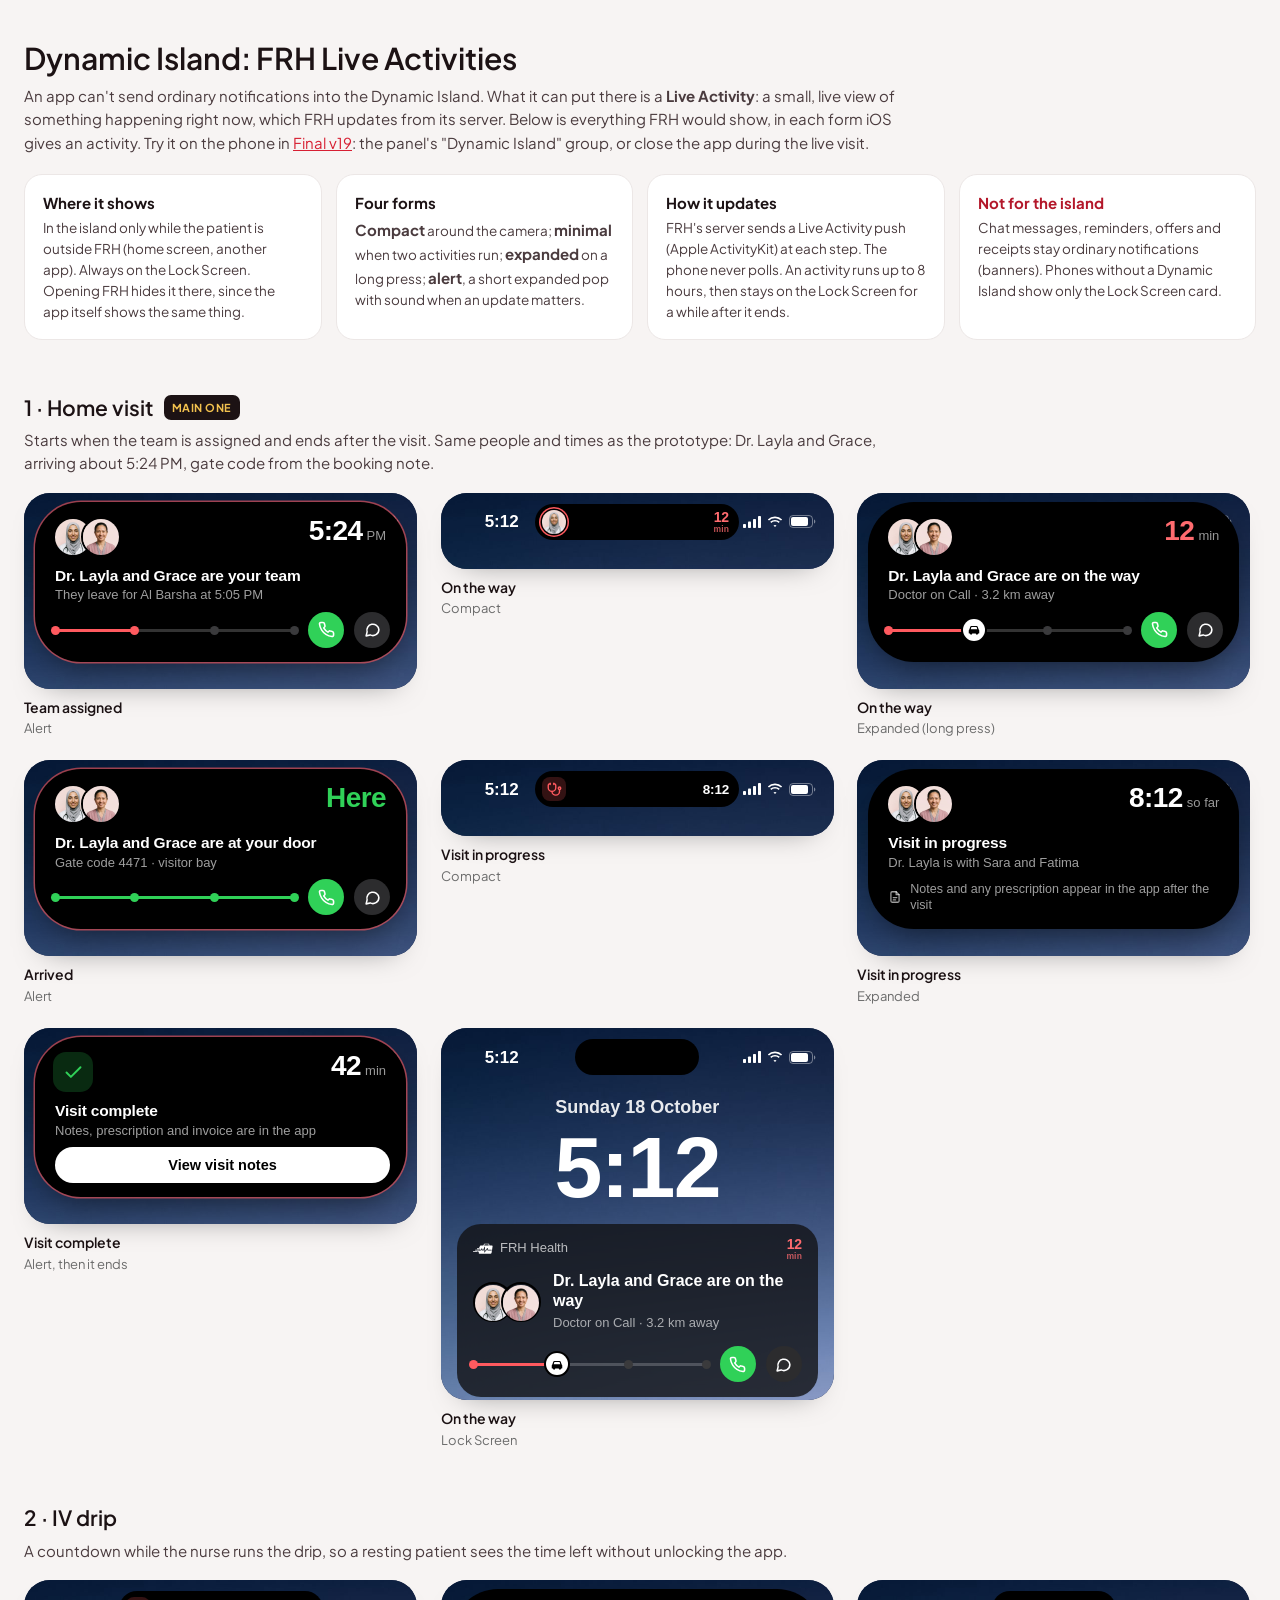
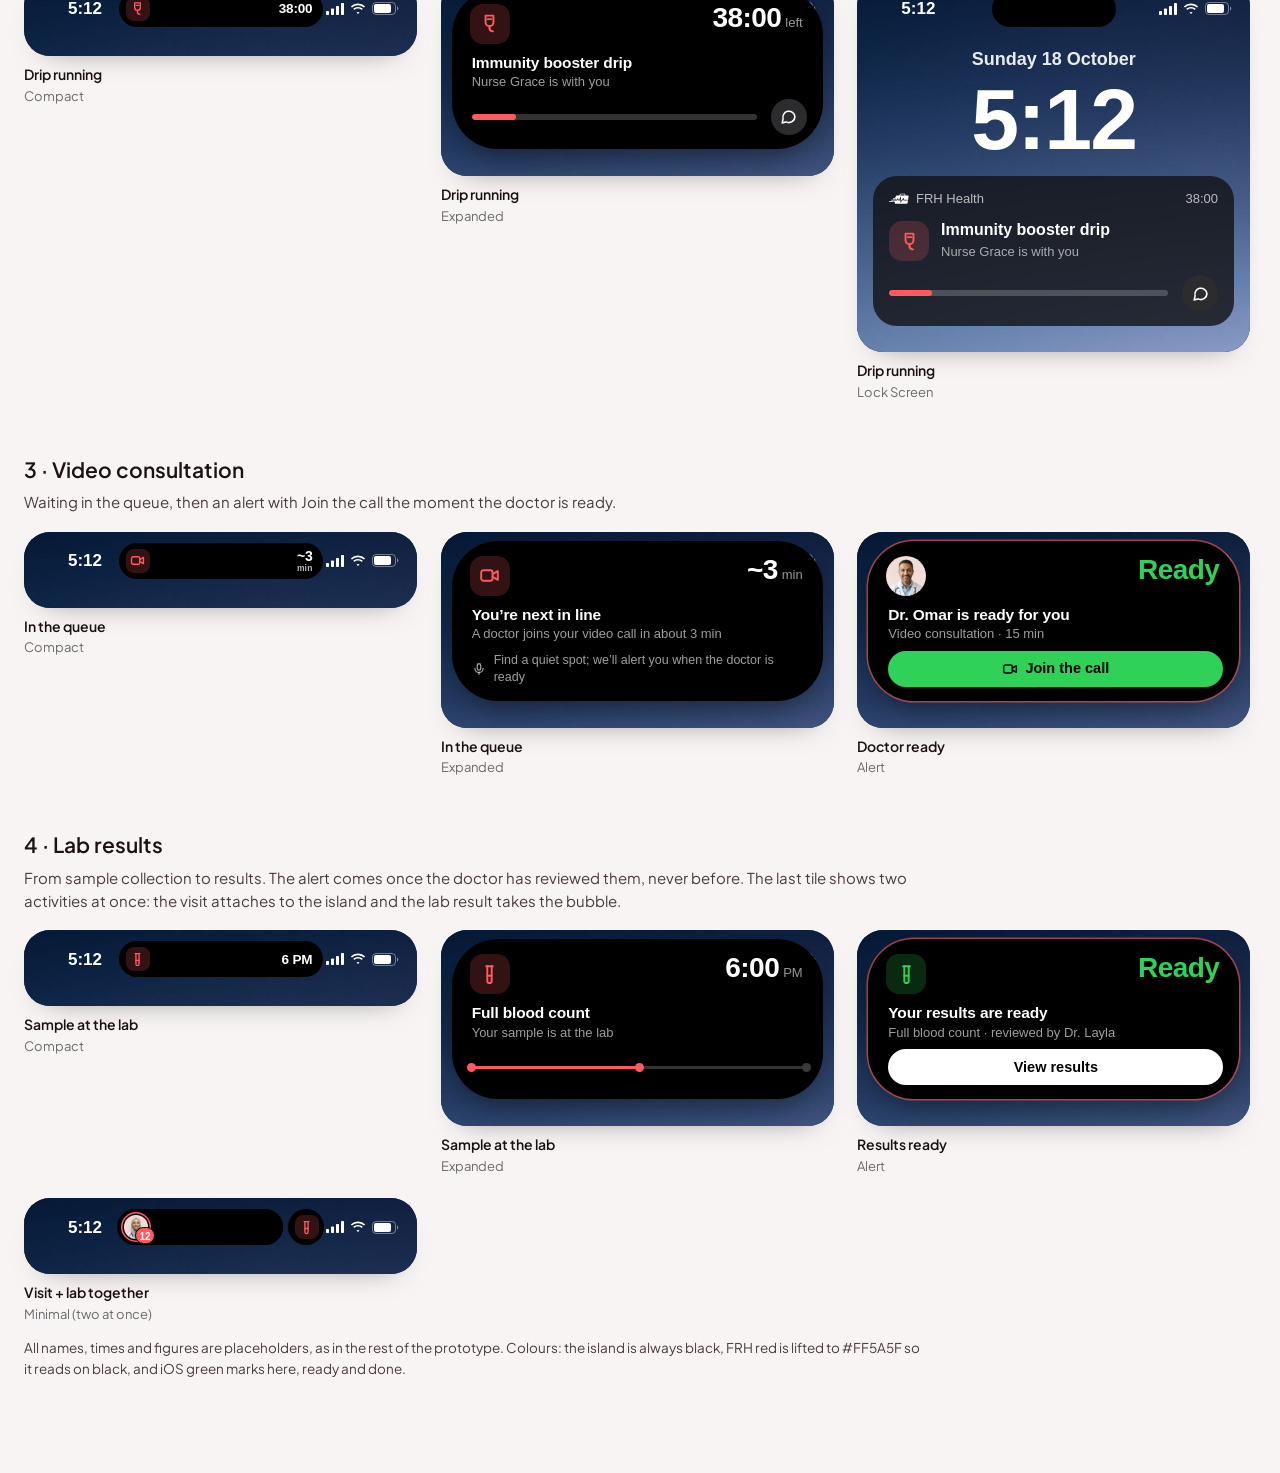
<file: island-preview.html>
<!doctype html>
<html lang="en">
<head>
<meta charset="utf-8">
<meta name="viewport" content="width=device-width, initial-scale=1">
<title>FRH Dynamic Island</title>
<link rel="preconnect" href="https://fonts.googleapis.com">
<link rel="preconnect" href="https://fonts.gstatic.com" crossorigin>
<link href="https://fonts.googleapis.com/css2?family=Plus+Jakarta+Sans:wght@400;500;600;700&display=swap" rel="stylesheet">
<link rel="stylesheet" href="css/v19-island.css?f=23">
<style>
:root{--red:#D71F32;--ink:#1C1214;--ink2:#4A3B3E;--muted:#6B6B6B;--line:#ECE7E6;--bg:#F7F4F3;--card:#fff;--green:#12805A;
  --ios:-apple-system,BlinkMacSystemFont,"SF Pro Text","SF Pro Display","Segoe UI",Roboto,Helvetica,Arial,sans-serif}
*{box-sizing:border-box}
body{margin:0;background:var(--bg);color:var(--ink);font:15px/1.55 "Plus Jakarta Sans",-apple-system,Helvetica,Arial,sans-serif}
main{max-width:1400px;margin:0 auto;padding:40px 24px 80px}
h1{font-size:30px;line-height:1.2;margin:0 0 8px;font-weight:600}
h2{font-size:21px;margin:52px 0 4px;font-weight:600;display:flex;align-items:center;gap:10px}
h2 .tag{font-size:11px;font-weight:700;letter-spacing:.04em;text-transform:uppercase;padding:4px 8px;border-radius:7px;background:var(--ink);color:#F2C14E}
.lead{max-width:900px;color:var(--ink2);margin:0 0 6px}
.facts{display:grid;grid-template-columns:repeat(auto-fill,minmax(280px,1fr));gap:14px;margin-top:20px}
.fact{background:var(--card);border:1px solid var(--line);border-radius:18px;padding:16px 18px}
.fact b{display:block;font-size:15px;margin-bottom:4px}
.fact p{margin:0;font-size:13.5px;color:var(--ink2)}
.fact.no b{color:#B3172A}
.row{display:grid;grid-template-columns:repeat(auto-fill,minmax(300px,1fr));gap:22px 18px;margin-top:18px;align-items:start}
.pv-cell{margin:0}
.pv-cell figcaption{margin-top:8px;font-size:13px;color:var(--muted)}
.pv-cell figcaption b{display:block;color:var(--ink);font-size:14px;font-weight:600}
.pv-ph{--k:1;position:relative;width:calc(393px * var(--k));height:calc(196px * var(--k));border-radius:calc(26px * var(--k));overflow:hidden;box-shadow:0 14px 30px -22px rgba(0,0,0,.5)}
.pv-ph.short{height:calc(76px * var(--k))}
.pv-ph.lock{height:calc(372px * var(--k))}
.pv-scr{position:absolute;left:0;top:0;width:393px;height:372px;transform:scale(var(--k));transform-origin:0 0;background:#1c2748 url(assets/img/wallpaper.jpg) center top/cover no-repeat}
.pv-sb{position:absolute;top:0;left:0;right:0;height:54px;display:flex;justify-content:space-between;align-items:center;color:#fff}
.pv-time{width:136px;text-align:center;font:600 17px/1 var(--ios);padding:4px 14px 0 0}
.pv-icons{width:136px;display:flex;justify-content:flex-end;align-items:center;gap:6px;padding:4px 18px 0 0}
.pv-icons svg{display:block}
.island-hw{position:absolute;top:11px;left:134.5px;width:124px;height:36px;border-radius:18px;background:#000}
.pv-lockclock{position:absolute;top:66px;left:0;right:0;text-align:center;color:#fff;font-family:var(--ios)}
.pv-lockclock small{display:block;font-size:18px;font-weight:600;opacity:.9}
.pv-lockclock b{display:block;font-size:86px;line-height:1;font-weight:600;letter-spacing:-.02em;margin-top:2px}
.pv-lockcard{position:absolute;left:16px;top:196px}
.pv-ph .di-isl{transition:none}
.note{margin-top:14px;font-size:13.5px;color:var(--ink2);max-width:900px}
a{color:var(--red)}
@media (max-width:640px){main{padding:24px 16px 60px}h1{font-size:26px}.row{grid-template-columns:1fr}}
</style>
</head>
<body>
<main>
<h1>Dynamic Island: FRH Live Activities</h1>
<p class="lead">An app can't send ordinary notifications into the Dynamic Island. What it can put there is a <b>Live Activity</b>: a small, live view of something happening right now, which FRH updates from its server. Below is everything FRH would show, in each form iOS gives an activity. Try it on the phone in <a href="index.html">Final v19</a>: the panel's "Dynamic Island" group, or close the app during the live visit.</p>
<div class="facts">
  <div class="fact"><b>Where it shows</b><p>In the island only while the patient is outside FRH (home screen, another app). Always on the Lock Screen. Opening FRH hides it there, since the app itself shows the same thing.</p></div>
  <div class="fact"><b>Four forms</b><p><b style="display:inline">Compact</b> around the camera; <b style="display:inline">minimal</b> when two activities run; <b style="display:inline">expanded</b> on a long press; <b style="display:inline">alert</b>, a short expanded pop with sound when an update matters.</p></div>
  <div class="fact"><b>How it updates</b><p>FRH's server sends a Live Activity push (Apple ActivityKit) at each step. The phone never polls. An activity runs up to 8 hours, then stays on the Lock Screen for a while after it ends.</p></div>
  <div class="fact no"><b>Not for the island</b><p>Chat messages, reminders, offers and receipts stay ordinary notifications (banners). Phones without a Dynamic Island show only the Lock Screen card.</p></div>
</div>

<h2>1 · Home visit <span class="tag">Main one</span></h2>
<p class="lead">Starts when the team is assigned and ends after the visit. Same people and times as the prototype: Dr. Layla and Grace, arriving about 5:24 PM, gate code from the booking note.</p>
<div class="row" data-row="visit"></div>

<h2>2 · IV drip</h2>
<p class="lead">A countdown while the nurse runs the drip, so a resting patient sees the time left without unlocking the app.</p>
<div class="row" data-row="drip"></div>

<h2>3 · Video consultation</h2>
<p class="lead">Waiting in the queue, then an alert with Join the call the moment the doctor is ready.</p>
<div class="row" data-row="tele"></div>

<h2>4 · Lab results</h2>
<p class="lead">From sample collection to results. The alert comes once the doctor has reviewed them, never before. The last tile shows two activities at once: the visit attaches to the island and the lab result takes the bubble.</p>
<div class="row" data-row="lab"></div>
<p class="note">All names, times and figures are placeholders, as in the rest of the prototype. Colours: the island is always black, FRH red is lifted to #FF5A5F so it reads on black, and iOS green marks here, ready and done.</p>
</main>
<script src="js/icons.js?f=19"></script>
<script src="js/v19-island.js?f=23"></script>
<script src="js/island-preview.js?f=23"></script>
</body>
</html>
</file>
<file: css/page.css>
/* ============ Tokens ============ */
:root{
  --red:#D71F32; --red-700:#B3142A; --red-800:#8C1024; --red-900:#5E0C19;
  --red-50:#FFF4F3; --red-100:#FFE4E1; --red-200:#FFC9C4; --red-300:#FF9E96;
  --ink:#1C1214; --ink-2:#4A3B3E; --muted:#7A6A6D; --line:#EEE3E1; --bg:#FFFAF8;
  --ok:#12805A; --ok-bg:#E7F5EE;
  --warn:#8A5300; --warn-bg:#FFF5E3; --warn-line:#F2D59E;
  --wa:#1FA855; --wa-bg:#E6F6EC;
  --font:"Plus Jakarta Sans",-apple-system,BlinkMacSystemFont,"Segoe UI",Roboto,Helvetica,Arial,sans-serif;
  --ios:-apple-system,BlinkMacSystemFont,"SF Pro Text","SF Pro Display","Segoe UI",Roboto,Helvetica,Arial,sans-serif;
  --page:#F4EFEC;
  --r-hero:26px; --r-card:20px; --r-mid:14px; --r-sm:10px;
}
*{box-sizing:border-box}
html,body{margin:0}
body{
  font-family:var(--font);color:var(--ink);background:var(--page);min-height:100vh;
  -webkit-font-smoothing:antialiased;-moz-osx-font-smoothing:grayscale;
  background-image:
    radial-gradient(1100px 620px at 18% -12%,#fff 0%,rgba(255,255,255,0) 62%),
    radial-gradient(900px 520px at 108% 108%,#F6E1DD 0%,rgba(246,225,221,0) 62%);
  background-attachment:fixed;
}
button{font:inherit;color:inherit}
:focus-visible{outline:2px solid var(--red);outline-offset:2px}

/* FRH app icon (used in top bar, iOS home, onboarding) */
.frh-appicon{display:inline-grid;place-items:center;flex:none;border-radius:22.5%;background:linear-gradient(155deg,#F2464A 0%,#D71F32 52%,#A8102A 100%);box-shadow:inset 0 1px 0 rgba(255,255,255,.25)}
.frh-appicon svg{display:block}

/* ============ Top bar ============ */
.topbar{height:68px;display:flex;align-items:center;justify-content:space-between;gap:16px;padding:0 28px;max-width:1320px;margin:0 auto}
.tb-brand{display:flex;align-items:center;gap:12px;min-width:0}
.tb-brand .frh-appicon{box-shadow:0 6px 14px -6px rgba(215,31,50,.6),inset 0 1px 0 rgba(255,255,255,.25)}
.tb-titles{display:flex;flex-direction:column;line-height:1.25;min-width:0}
.tb-titles strong{font-size:16px;font-weight:800;letter-spacing:-.01em}
.tb-titles span{font-size:13px;color:var(--muted);white-space:nowrap;overflow:hidden;text-overflow:ellipsis}
.tb-right{display:flex;align-items:center;gap:12px;flex:none}
.tb-chip{display:inline-flex;align-items:center;gap:8px;height:30px;padding:0 12px;border-radius:99px;background:#fff;border:1px solid rgba(28,18,20,.08);font-size:12.5px;font-weight:700}
.dot-live{width:8px;height:8px;border-radius:50%;background:var(--wa);box-shadow:0 0 0 3px rgba(31,168,85,.18)}
.tb-meta{font-size:12.5px;color:var(--muted)}
.tb-btn{display:inline-flex;align-items:center;gap:8px;height:36px;padding:0 14px;border-radius:12px;border:1px solid rgba(28,18,20,.12);background:#fff;font-weight:700;font-size:13.5px;cursor:pointer;transition:border-color .2s,transform .15s}
.tb-btn:hover{border-color:rgba(28,18,20,.28)}
.tb-btn:active{transform:scale(.97)}

/* ============ Stage ============ */
.stage{display:grid;grid-template-columns:minmax(0,1fr) 404px;gap:36px;max-width:1320px;margin:0 auto;padding:4px 28px 48px;align-items:start}
.device-col{display:flex;flex-direction:column;align-items:center;position:sticky;top:10px}
.device-fit{position:relative;width:calc(429px * var(--s,1));height:calc(888px * var(--s,1))}
.caption{margin-top:16px;max-width:470px;text-align:center;min-height:70px;padding:0 8px}
.cap-top{display:inline-flex;align-items:center;gap:8px;font-size:13px;font-weight:800;color:var(--ink)}
.cap-num{font-variant-numeric:tabular-nums;color:var(--red);background:var(--red-50);border-radius:6px;padding:2px 6px;font-size:11.5px}
.cap-note{margin:6px 0 0;font-size:13.5px;line-height:1.55;color:var(--ink-2)}

/* ============ Panel ============ */
.panel{display:flex;flex-direction:column;gap:16px;padding-top:4px}
.card{background:#fff;border-radius:22px;border:1px solid rgba(28,18,20,.07);box-shadow:0 1px 2px rgba(28,18,20,.04),0 18px 40px -26px rgba(60,20,25,.28);padding:18px}
.card-h{display:flex;align-items:center;gap:11px;margin-bottom:14px}
.card-h h2{font-size:15px;margin:0;font-weight:800;letter-spacing:-.01em}
.card-h p{margin:2px 0 0;font-size:12.5px;color:var(--muted);line-height:1.4}
.card-ic{width:36px;height:36px;border-radius:12px;display:grid;place-items:center;flex:none}
.card-ic.green{background:var(--wa-bg);color:#137A3E}
.card-ic.red{background:var(--red-50);color:var(--red)}
.card-ic.ink{background:#F3EEEC;color:var(--ink-2)}
.card-h .live{margin-left:auto;display:inline-flex;align-items:center;gap:6px;font-size:11.5px;font-weight:800;color:#137A3E;background:var(--wa-bg);padding:4px 9px;border-radius:99px}
.card-h .live i{width:7px;height:7px;border-radius:50%;background:var(--wa);animation:blink 1.6s ease-in-out infinite}
@keyframes blink{50%{opacity:.25}}

/* Inbox */
.inbox-to{display:flex;align-items:center;justify-content:space-between;font-size:12px;color:var(--muted);margin:-4px 0 10px;padding:0 2px}
.inbox-to b{color:var(--ink);font-weight:700;font-variant-numeric:tabular-nums}
.thread{border-radius:16px;padding:12px;min-height:200px;max-height:372px;overflow:auto;display:flex;flex-direction:column;gap:10px;
  background:#F3ECE5 radial-gradient(rgba(120,90,70,.08) 1px,transparent 1.2px) 0 0/14px 14px;scroll-behavior:smooth}
.thread-empty{margin:auto;text-align:center;color:var(--muted);font-size:13px;line-height:1.55;padding:18px 14px;max-width:290px}
.thread-empty .te-ic{width:46px;height:46px;border-radius:15px;background:#fff;display:grid;place-items:center;margin:0 auto 12px;color:var(--ink-2);box-shadow:0 8px 18px -12px rgba(0,0,0,.35)}
.thread-empty b{display:block;color:var(--ink);font-size:13.5px;margin-bottom:2px}
.thread-day{align-self:center;font-size:11px;font-weight:700;color:#8D7C77;background:rgba(255,255,255,.75);padding:3px 9px;border-radius:7px}
.msg{background:#fff;border-radius:4px 16px 16px 16px;padding:10px 12px 12px;box-shadow:0 1px 1px rgba(0,0,0,.07),0 6px 14px -12px rgba(0,0,0,.3);position:relative;animation:msgIn .5s cubic-bezier(.2,.9,.3,1.15) both}
@keyframes msgIn{from{opacity:0;transform:translateY(10px) scale(.97)}to{opacity:1;transform:none}}
.msg-meta{display:flex;align-items:center;gap:6px;font-size:11.5px;color:var(--muted);margin-bottom:6px}
.ch-tag{display:inline-flex;align-items:center;gap:4px;height:20px;padding:0 7px;border-radius:6px;font-weight:800;font-size:10.5px;letter-spacing:.02em}
.ch-tag.wa{background:var(--wa-bg);color:#137A3E}
.ch-tag.sms{background:#EAF0FA;color:#2F5597}
.msg-from{font-weight:700;color:var(--ink);font-size:12px}
.msg-time{margin-left:auto;font-variant-numeric:tabular-nums}
.msg-body{font-size:13px;line-height:1.5;color:var(--ink-2)}
.msg-body strong{color:var(--ink)}
.msg-foot{font-size:11.5px;color:var(--muted);margin-top:4px}
.msg-code{display:flex;align-items:center;justify-content:space-between;gap:10px;margin:10px 0 0;padding:10px 12px;border-radius:12px;background:var(--red-50);border:1px solid #FBE0DC}
.msg-code b{font-size:27px;letter-spacing:.24em;font-weight:800;font-variant-numeric:tabular-nums;color:var(--ink);line-height:1}
.msg-exp{font-size:11.5px;color:var(--muted);text-align:right;font-variant-numeric:tabular-nums;white-space:nowrap}
.msg-exp .bar{display:block;width:74px;height:3px;border-radius:2px;background:#F0DCD9;overflow:hidden;margin:5px 0 0 auto}
.msg-exp .bar i{display:block;height:100%;background:var(--red);transform-origin:left;transition:transform 1s linear}
.msg-actions{display:flex;gap:8px;margin-top:10px}
.mbtn{flex:1;height:36px;border-radius:10px;border:1px solid var(--line);background:#fff;font-weight:700;font-size:12.5px;display:inline-flex;align-items:center;justify-content:center;gap:6px;cursor:pointer;transition:background .2s,transform .15s}
.mbtn:hover{background:#FCF8F7}
.mbtn:active{transform:scale(.97)}
.mbtn.primary{background:var(--red);border-color:var(--red);color:#fff}
.mbtn.primary:hover{background:var(--red-700)}
.mbtn:disabled{opacity:.4;cursor:default;transform:none}
.msg.dim{opacity:.6}
.msg.dim .msg-code b{text-decoration:line-through;text-decoration-thickness:2px;color:var(--muted)}
.msg-state{font-size:10.5px;font-weight:800;padding:2px 7px;border-radius:6px;background:#F1ECEA;color:var(--muted);letter-spacing:.02em}
.msg-state.used{background:var(--ok-bg);color:var(--ok)}
.msg-state.expired{background:var(--warn-bg);color:var(--warn)}
.msg.sys{align-self:center;background:#FFF5E3;color:var(--warn);font-size:12px;font-weight:700;border-radius:10px;padding:7px 11px;display:flex;align-items:center;gap:6px}
.msg.sys.bad{background:#FDECEA;color:var(--red-800)}
.msg.pending{align-self:flex-start;display:flex;gap:4px;padding:12px 14px}
.msg.pending i{width:7px;height:7px;border-radius:50%;background:#C9BAB6;animation:typing 1s infinite}
.msg.pending i:nth-child(2){animation-delay:.15s}.msg.pending i:nth-child(3){animation-delay:.3s}
@keyframes typing{0%,60%,100%{transform:none;opacity:.5}30%{transform:translateY(-4px);opacity:1}}

/* Scenarios */
.scn-row{display:flex;align-items:center;justify-content:space-between;gap:12px;padding:10px 0;border-top:1px solid #F3ECEA}
.scn-row:first-of-type{border-top:0;padding-top:2px}
.scn-lbl{font-size:13px;font-weight:700}
.scn-lbl small{display:block;font-weight:500;color:var(--muted);font-size:11.5px;margin-top:1px}
.seg{display:inline-flex;background:#F4EEEC;border-radius:10px;padding:3px;gap:2px;flex:none}
.seg button{border:0;background:transparent;height:28px;padding:0 10px;border-radius:8px;font-size:12.5px;font-weight:700;color:var(--muted);cursor:pointer;transition:background .2s,color .2s}
.seg button.on{background:#fff;color:var(--ink);box-shadow:0 1px 2px rgba(0,0,0,.08),0 2px 8px -4px rgba(0,0,0,.2)}
.seg button.on.bad{color:var(--red)}
.scn-actions{display:flex;gap:8px;margin-top:6px}
.scn-actions button{flex:1;height:36px;border-radius:10px;border:1px dashed #E2CFCB;background:#FFFBFA;font-size:12.5px;font-weight:700;cursor:pointer;display:inline-flex;align-items:center;justify-content:center;gap:6px;color:var(--ink-2);transition:background .2s,border-color .2s}
.scn-actions button:hover{background:var(--red-50);border-color:var(--red-200);color:var(--red-800)}
.scn-tip{margin:12px 0 0;font-size:12px;color:var(--muted);line-height:1.5;display:flex;gap:7px}
.scn-tip svg{flex:none;margin-top:1px;color:#B7A5A2}

/* Screen index */
.scr-group+.scr-group{margin-top:12px}
.scr-group h3{font-size:10.5px;letter-spacing:.09em;text-transform:uppercase;color:var(--muted);margin:0 0 7px;font-weight:800}
.scr-items{display:grid;grid-template-columns:1fr 1fr;gap:6px}
.scr-item{display:flex;align-items:center;gap:7px;text-align:left;border:1px solid #F0E6E4;background:#fff;border-radius:10px;padding:7px 9px;font-size:12.5px;font-weight:600;cursor:pointer;color:var(--ink-2);min-height:36px;line-height:1.25;transition:background .2s,border-color .2s,color .2s}
.scr-item .n{font-variant-numeric:tabular-nums;font-size:10.5px;font-weight:800;color:#B9A9AB;min-width:17px}
.scr-item .e{width:6px;height:6px;border-radius:50%;background:var(--red-300);margin-left:auto;flex:none}
.scr-item:hover{border-color:#E4CFCC;background:#FFFBFA}
.scr-item.on{background:var(--red);border-color:var(--red);color:#fff}
.scr-item.on .n{color:rgba(255,255,255,.72)}
.scr-item.on .e{background:#fff}

/* ============ Responsive ============ */
@media (max-width:1140px){
  .stage{grid-template-columns:minmax(0,1fr) 360px;gap:24px}
  .tb-meta{display:none}
}
@media (max-width:880px){
  .stage{grid-template-columns:1fr;padding:0 16px 40px}
  .device-col{position:static}
  .panel{max-width:540px;width:100%;margin:0 auto}
  .topbar{padding:0 16px}
  .tb-chip{display:none}
}
@media (prefers-reduced-motion:reduce){
  *,*::before,*::after{animation-duration:.01ms!important;animation-iteration-count:1!important;transition-duration:.01ms!important}
}
</file>
<file: css/phone.css>
/* ============ iPhone 15 Pro frame (393 x 852 pt screen) ============ */
.iphone{position:absolute;left:0;top:0;width:429px;height:888px;transform:scale(var(--s,1));transform-origin:0 0;border-radius:74px;padding:5px;
  background:linear-gradient(150deg,#77736e 0%,#3d3b38 16%,#8e8984 38%,#44413e 60%,#7b766f 82%,#3f3c39 100%);
  box-shadow:0 0 0 1px rgba(0,0,0,.35),0 60px 100px -46px rgba(80,20,30,.6),0 30px 60px -32px rgba(0,0,0,.4)}
.bezel{width:100%;height:100%;border-radius:69px;background:#050505;padding:13px;box-shadow:inset 0 0 0 1.5px #1d1d1d}
.screen{position:relative;width:393px;height:852px;border-radius:56px;overflow:hidden;background:#000;isolation:isolate;font-family:var(--ios);-webkit-user-select:none;user-select:none;cursor:default;-webkit-tap-highlight-color:transparent}
.hw{position:absolute;width:4px;border-radius:2px;background:linear-gradient(90deg,#55524e,#8f8a85)}
.hw-action{left:-3px;top:124px;height:34px}
.hw-volup{left:-3px;top:192px;height:64px}
.hw-voldn{left:-3px;top:270px;height:64px}
.hw-power{right:-3px;top:222px;height:100px;background:linear-gradient(270deg,#55524e,#8f8a85)}
.island{position:absolute;top:11px;left:50%;width:124px;height:36px;margin-left:-62px;border-radius:20px;background:#000;z-index:65;pointer-events:none}

/* Status bar */
.statusbar{position:absolute;top:0;left:0;right:0;height:54px;z-index:60;display:flex;justify-content:space-between;align-items:center;pointer-events:none;color:#000;transition:color .3s}
.statusbar.light{color:#fff}
.sb-time{width:136px;text-align:center;font:600 17px/1 var(--ios);letter-spacing:-.01em;padding:4px 0 0 18px;font-variant-numeric:tabular-nums}
.sb-icons{width:136px;display:flex;justify-content:center;align-items:center;gap:6px;padding:4px 14px 0 0}
.sb-icons svg{display:block}
.sb-icons .wifi{transition:opacity .3s}
.statusbar.offline .wifi{opacity:0;width:0;margin-left:-6px}

/* Home indicator */
.home-ind{position:absolute;bottom:8px;left:50%;width:140px;height:5px;margin-left:-70px;border-radius:3px;background:#111;z-index:68;border:0;padding:0;cursor:pointer;opacity:.88;transition:background .3s,opacity .3s}
.home-ind::before{content:"";position:absolute;inset:-14px -24px}
.home-ind.light{background:#fff}
.home-ind:hover{opacity:1}

/* ============ iOS home screen ============ */
.ios-home{position:absolute;inset:0;z-index:1;background:#1c2748 url(../assets/img/wallpaper.jpg) center/cover no-repeat;transition:transform .55s cubic-bezier(.3,.9,.25,1),filter .55s;transform-origin:50% 50%}
.ios-home.zoomed{transform:scale(1.14);filter:blur(3px) brightness(.82)}
.ios-widgets{position:absolute;top:68px;left:26px;right:26px;display:flex;justify-content:space-between}
.wg{display:flex;flex-direction:column;align-items:center;gap:6px}
.w{width:155px;height:155px;border-radius:24px;padding:14px 15px;position:relative;overflow:hidden;box-shadow:0 10px 26px -14px rgba(0,0,0,.5);text-align:left}
.w-weather{background:linear-gradient(180deg,#2f6fd0 0%,#5b9ae8 100%);color:#fff}
.w-weather .wc{font:600 15px/1.1 var(--ios)}
.w-weather .wt{font:300 44px/1 var(--ios);margin-top:2px;letter-spacing:-.02em}
.w-weather .wd{position:absolute;left:15px;bottom:14px;font:600 12.5px/1.3 var(--ios)}
.w-weather .wd span{display:block;font-weight:500;opacity:.9}
.w-weather .sun{position:absolute;right:14px;top:14px}
.w-cal{background:#fff;color:#111}
.w-cal .cd{font:700 12px/1 var(--ios);color:#E8423C;letter-spacing:.02em;text-transform:uppercase}
.w-cal .cn{font:300 40px/1 var(--ios);margin-top:3px;letter-spacing:-.02em}
.w-cal .ev{position:absolute;left:12px;right:12px;bottom:12px;border-left:3px solid #E8423C;background:#FDEDEC;border-radius:6px;padding:6px 8px;font:600 12px/1.25 var(--ios);color:#6b1d1a}
.w-cal .ev span{display:block;font-weight:500;color:#9a4a45;font-size:11px}
.wg .lbl,.ios-app .lbl{font:500 12px/1.1 var(--ios);color:#fff;text-shadow:0 1px 2px rgba(0,0,0,.35);white-space:nowrap}
.ios-grid{position:absolute;top:264px;left:26px;right:26px;display:grid;grid-template-columns:repeat(4,62px);justify-content:space-between;row-gap:22px}
.ios-app{display:flex;flex-direction:column;align-items:center;gap:6px;width:62px;border:0;background:none;padding:0;cursor:pointer;position:relative}
.ios-app .ico{width:62px;height:62px;border-radius:14px;overflow:hidden;display:grid;place-items:center;position:relative;box-shadow:0 2px 8px rgba(0,0,0,.14);transition:filter .15s,transform .15s}
.ios-app:active .ico{filter:brightness(.75);transform:scale(.96)}
.ios-app .ico .frh-appicon{width:100%!important;height:100%!important;border-radius:0}
.ios-app.frh{z-index:2}
.ios-app.frh .ring{position:absolute;left:-7px;top:-7px;width:76px;height:76px;border-radius:21px;border:2px solid rgba(255,255,255,.95);animation:ring 1.9s ease-out infinite;pointer-events:none}
@keyframes ring{0%{transform:scale(.86);opacity:1}100%{transform:scale(1.22);opacity:0}}
.tap-hint{position:absolute;bottom:calc(100% + 12px);left:50%;background:#fff;color:#111;font:600 12.5px/1 var(--ios);padding:8px 11px;border-radius:10px;white-space:nowrap;box-shadow:0 10px 22px -8px rgba(0,0,0,.55);animation:bob 1.6s ease-in-out infinite;pointer-events:none;transform:translateX(-50%)}
.tap-hint::after{content:"";position:absolute;top:100%;left:50%;margin-left:-6px;border:6px solid transparent;border-top-color:#fff}
@keyframes bob{0%,100%{transform:translate(-50%,0)}50%{transform:translate(-50%,-4px)}}
.ios-search{position:absolute;bottom:126px;left:50%;transform:translateX(-50%);height:30px;padding:0 13px;border-radius:15px;background:rgba(255,255,255,.2);-webkit-backdrop-filter:blur(20px);backdrop-filter:blur(20px);color:#fff;font:500 13px/30px var(--ios);display:flex;align-items:center;gap:5px}
.ios-dock{position:absolute;left:12px;right:12px;bottom:14px;height:92px;border-radius:36px;background:rgba(255,255,255,.18);-webkit-backdrop-filter:blur(26px) saturate(1.6);backdrop-filter:blur(26px) saturate(1.6);display:flex;justify-content:space-between;align-items:center;padding:0 15px}
.ios-dock .ios-app .lbl{display:none}

/* ============ App launch ============ */
.launch{position:absolute;z-index:20;display:none;overflow:hidden;pointer-events:none;background:linear-gradient(160deg,#E7353F 0%,#D71F32 45%,#A30F28 100%)}
.launch .lm{position:absolute;left:50%;top:50%;width:66%;max-width:96px;aspect-ratio:1/1;transform:translate(-50%,-50%)}
.launch .lm svg{width:100%;height:100%;display:block}

/* ============ Keyboard ============ */
.kb{position:absolute;left:0;right:0;bottom:0;z-index:40;background:rgba(208,211,218,.95);-webkit-backdrop-filter:blur(30px);backdrop-filter:blur(30px);transform:translateY(102%);transition:transform .34s cubic-bezier(.2,.85,.25,1);font-family:var(--ios);padding-bottom:28px}
.kb.show{transform:none}
.kb-sug{height:44px;display:flex;align-items:center;justify-content:center;padding:0 8px}
.kb-sug button{border:0;background:transparent;font:400 16px/1.1 var(--ios);color:#000;min-height:38px;padding:3px 16px;border-radius:9px;cursor:pointer;display:flex;flex-direction:column;align-items:center;justify-content:center;gap:1px;animation:sugIn .3s ease both}
.kb-sug button small{font-size:11px;color:#62666d;font-weight:400}
.kb-sug button b{font-weight:600;letter-spacing:.06em}
.kb-sug button:hover{background:rgba(255,255,255,.55)}
@keyframes sugIn{from{opacity:0;transform:translateY(4px)}to{opacity:1;transform:none}}
.kb-num{display:grid;grid-template-columns:repeat(3,1fr);gap:7px 6px;padding:0 6px 4px}
.k{height:46px;border:0;border-radius:6px;background:#fff;box-shadow:0 1px 0 rgba(0,0,0,.28);display:flex;flex-direction:column;align-items:center;justify-content:center;font:400 25px/1 var(--ios);color:#000;cursor:pointer;padding:0;transition:background .08s}
.k small{font-size:10px;font-weight:700;letter-spacing:.16em;margin-top:2px;padding-left:.16em}
.k.blank{background:transparent;box-shadow:none;cursor:default}
.k.fn{background:transparent;box-shadow:none}
.k:active,.k.pressed{background:#B3B8C1}
.k.fn:active,.k.fn.pressed{background:rgba(255,255,255,.55)}
.kb-q{padding:2px 3px 0}
.kb-row{display:flex;justify-content:center;gap:6px;margin-bottom:11px}
.kq{height:42px;flex:0 0 32.6px;border:0;border-radius:5px;background:#fff;box-shadow:0 1px 0 rgba(0,0,0,.28);font:400 22px/1 var(--ios);color:#000;cursor:pointer;padding:0;display:flex;align-items:center;justify-content:center;transition:background .08s}
.kq.fn{background:#ABB1BB;flex-basis:44px;font-size:15px}
.kq.fn.on{background:#fff}
.kq.space{flex:1 1 auto;font-size:15px}
.kq.ret{flex-basis:88px;font-size:15px}
.kq.sym{flex-basis:44px;font-size:18px}
.kq:active,.kq.pressed{background:#B3B8C1}
.kq.fn:active,.kq.fn.pressed{background:#fff}
.kb-foot{height:30px;display:flex;justify-content:space-between;align-items:flex-start;padding:0 26px;color:#50555c}

/* ============ Notification banner ============ */
.banner{position:absolute;top:56px;left:9px;right:9px;z-index:70;display:flex;gap:11px;align-items:flex-start;padding:12px 14px;border-radius:24px;background:rgba(247,247,249,.9);-webkit-backdrop-filter:blur(26px) saturate(1.8);backdrop-filter:blur(26px) saturate(1.8);box-shadow:0 14px 36px -10px rgba(0,0,0,.38);transform:translateY(calc(-100% - 70px));visibility:hidden;transition:transform .55s cubic-bezier(.2,1,.3,1.06),visibility 0s linear .55s;cursor:pointer;font-family:var(--ios)}
.banner.show{transform:none;visibility:visible;transition:transform .55s cubic-bezier(.2,1,.3,1.06),visibility 0s}
.bn-ic{width:38px;height:38px;border-radius:9px;flex:none;display:grid;place-items:center;color:#fff}
.bn-ic.wa{background:linear-gradient(180deg,#3DD570,#1DA851)}
.bn-ic.sms{background:linear-gradient(180deg,#6BDD6F,#2EBC3B)}
.bn-main{flex:1;min-width:0}
.bn-top{display:flex;justify-content:space-between;align-items:baseline;gap:8px;font:600 15px/1.2 var(--ios);color:#000}
.bn-top span{font-weight:400;font-size:13px;color:#6d6d72}
.bn-txt{font:400 14.5px/1.32 var(--ios);color:#111;margin-top:2px}
.bn-hint{display:inline-flex;align-items:center;gap:5px;font:600 12px/1 var(--ios);color:var(--red);margin-top:7px}

/* ============ Toast ============ */
.toast{position:absolute;left:18px;right:18px;bottom:108px;z-index:35;background:rgba(28,18,20,.94);color:#fff;font:600 14px/1.38 var(--font);padding:13px 16px;border-radius:16px;display:flex;align-items:center;gap:10px;opacity:0;transform:translateY(16px);transition:opacity .3s,transform .35s cubic-bezier(.2,.9,.3,1.2);pointer-events:none}
.toast.show{opacity:1;transform:none}
.toast svg{flex:none;color:#FF9E96}
</file>
<file: css/app.css>
/* ============ FRH app shell ============ */
.app{position:absolute;inset:0;z-index:10;background:var(--bg);font-family:var(--font);color:var(--ink);opacity:0;pointer-events:none;overflow:hidden;--kb:0px}
.app.on{opacity:1;pointer-events:auto}
.scr{position:absolute;inset:0;display:flex;flex-direction:column;background:var(--bg);padding-top:54px}
.scr-body{flex:1;overflow-y:auto;overflow-x:hidden;scrollbar-width:none;padding:0 24px 16px}
.scr-body::-webkit-scrollbar{display:none}
.scr-foot{flex:none;padding:10px 24px calc(max(var(--kb),34px) + 12px);transition:padding-bottom .34s cubic-bezier(.2,.85,.25,1)}
.scr.in-r{animation:inR .44s cubic-bezier(.2,.8,.2,1) both;z-index:2}
.scr.out-l{animation:outL .44s cubic-bezier(.2,.8,.2,1) both}
.scr.in-l{animation:inL .44s cubic-bezier(.2,.8,.2,1) both}
.scr.out-r{animation:outR .44s cubic-bezier(.2,.8,.2,1) both;z-index:2}
.scr.in-f{animation:inF .42s ease both;z-index:2}
.scr.out-f{animation:outF .42s ease both}
@keyframes inR{from{transform:translateX(100%);box-shadow:-20px 0 40px rgba(0,0,0,.08)}to{transform:none}}
@keyframes outL{to{transform:translateX(-28%);filter:brightness(.97)}}
@keyframes inL{from{transform:translateX(-28%)}to{transform:none}}
@keyframes outR{to{transform:translateX(100%)}}
@keyframes inF{from{opacity:0;transform:scale(1.015)}to{opacity:1;transform:none}}
@keyframes outF{to{opacity:0}}

/* Nav + type */
.nav{height:52px;display:flex;align-items:center;justify-content:space-between;padding:0 16px;flex:none}
.nav-btn{width:40px;height:40px;border-radius:50%;background:#fff;border:1px solid var(--line);display:grid;place-items:center;cursor:pointer;color:var(--ink);transition:transform .15s}
.nav-btn:active{transform:scale(.94)}
.nav-link{border:0;background:none;color:var(--red);font-weight:700;font-size:14.5px;cursor:pointer;padding:8px 4px}
.nav-step{font-size:12.5px;font-weight:700;color:var(--muted)}
.eyebrow{display:inline-flex;align-items:center;gap:6px;font-size:11.5px;font-weight:800;letter-spacing:.08em;text-transform:uppercase;color:var(--red);margin:4px 0 10px}
.h1{font-size:29px;line-height:1.14;font-weight:800;letter-spacing:-.025em;margin:0;color:var(--ink)}
.h1 em{font-style:normal;color:var(--red)}
.lead{font-size:15px;line-height:1.55;color:var(--muted);margin:10px 0 0}
.lead b{color:var(--ink);font-weight:700;white-space:nowrap}
.link{color:var(--red);font-weight:700;border:0;background:none;padding:0;cursor:pointer;font-size:inherit;font-family:inherit}
.link:disabled{color:var(--muted);cursor:default}

/* Buttons */
.btn{height:56px;border-radius:18px;font-weight:700;font-size:16.5px;display:flex;align-items:center;justify-content:center;gap:10px;width:100%;border:0;cursor:pointer;transition:transform .15s,background .25s,box-shadow .25s,color .25s;font-family:var(--font)}
.btn:active{transform:scale(.98)}
.btn-primary{background:var(--red);color:#fff;box-shadow:0 12px 26px -12px rgba(215,31,50,.75),inset 0 1px 0 rgba(255,255,255,.2)}
.btn-primary.off{background:#EBCFCB;box-shadow:none;cursor:default;transform:none}
.btn-secondary{background:#fff;color:var(--ink);border:1px solid var(--line)}
.btn-ghost{background:transparent;color:var(--red);height:46px}
.btn.loading{pointer-events:none}
.spin{width:19px;height:19px;border:2.5px solid rgba(255,255,255,.35);border-top-color:#fff;border-radius:50%;animation:spin .75s linear infinite;flex:none}
.spin.dark{border-color:rgba(215,31,50,.18);border-top-color:var(--red)}
.spin.sm{width:15px;height:15px;border-width:2px}
@keyframes spin{to{transform:rotate(360deg)}}
.shake{animation:shake .45s cubic-bezier(.36,.07,.19,.97) both}
@keyframes shake{10%,90%{transform:translateX(-2px)}20%,80%{transform:translateX(4px)}30%,50%,70%{transform:translateX(-7px)}40%,60%{transform:translateX(7px)}}
.caret{display:inline-block;width:2px;height:26px;background:var(--red);margin-left:1px;border-radius:1px;animation:caret 1.05s steps(1) infinite;vertical-align:middle;flex:none}
@keyframes caret{50%{opacity:0}}

/* ============ Splash ============ */
.scr.splash{background:radial-gradient(120% 70% at 50% 40%,#E8363F 0%,#D71F32 46%,#9E0E26 100%);padding:0;align-items:center;justify-content:center;color:#fff}
.sp-center{display:flex;flex-direction:column;align-items:center;margin-top:-30px}
.sp-mark{width:96px;height:96px;display:block}
.sp-mark .m-roof{stroke-dasharray:40;stroke-dashoffset:40;animation:draw .7s .15s cubic-bezier(.6,0,.2,1) forwards}
.sp-mark .m-cross{transform-box:fill-box;transform-origin:center;transform:scale(0);animation:pop .55s .6s cubic-bezier(.3,1.6,.5,1) forwards}
@keyframes draw{to{stroke-dashoffset:0}}
@keyframes pop{to{transform:scale(1)}}
.sp-word{margin-top:18px;font-weight:800;font-size:42px;letter-spacing:.05em;line-height:1;opacity:0;animation:rise .6s .85s cubic-bezier(.2,.8,.2,1) forwards;padding-left:.05em}
.sp-sub{margin-top:9px;font-weight:600;font-size:12px;letter-spacing:.46em;text-transform:uppercase;opacity:0;animation:rise .6s 1s cubic-bezier(.2,.8,.2,1) forwards;padding-left:.46em;color:rgba(255,255,255,.9)}
.sp-tag{position:absolute;bottom:70px;left:0;right:0;text-align:center;font-size:15px;font-weight:600;opacity:0;animation:rise .6s 1.25s forwards;color:rgba(255,255,255,.85)}
@keyframes rise{from{opacity:0;transform:translateY(10px)}to{opacity:1;transform:none}}

/* ============ Onboarding ============ */
.onb-top{display:flex;justify-content:space-between;align-items:center;padding:4px 20px 0 22px;height:46px;flex:none}
.brandline{display:flex;align-items:center;gap:8px;font-weight:800;font-size:17px;letter-spacing:.03em}
.brandline .frh-appicon{border-radius:9px}
.brandline span{font-weight:600;font-size:11px;letter-spacing:.3em;color:var(--muted);text-transform:uppercase;margin-left:-2px}
.onb-skip{border:0;background:rgba(28,18,20,.05);color:var(--ink-2);font-weight:700;font-size:13.5px;height:32px;padding:0 14px;border-radius:99px;cursor:pointer;transition:opacity .3s}
.onb-skip.hide{opacity:0;pointer-events:none}
.onb-view{flex:1;overflow:hidden;position:relative;touch-action:pan-y;cursor:grab}
.onb-view:active{cursor:grabbing}
.onb-track{display:flex;height:100%;transition:transform .5s cubic-bezier(.2,.8,.2,1)}
.onb-track.drag{transition:none}
.slide{flex:0 0 100%;height:100%;display:flex;flex-direction:column;padding:12px 24px 0}
.arch-wrap{position:relative;width:300px;height:372px;margin:10px auto 0;flex:none}
.arch-wrap::before{content:"";position:absolute;inset:-9px;border:1.5px solid var(--red-200);border-radius:159px 159px 34px 34px}
.arch{position:absolute;inset:0;border-radius:150px 150px 26px 26px;overflow:hidden;background:#EADAD5}
.arch img{width:100%;height:100%;object-fit:cover;display:block;transform:scale(1.07);transition:transform 1.4s cubic-bezier(.2,.8,.2,1);pointer-events:none;-webkit-user-drag:none}
.slide.cur .arch img{transform:none}
.fchip{position:absolute;background:#fff;border-radius:16px;padding:9px 13px 9px 9px;box-shadow:0 14px 30px -14px rgba(70,15,25,.5),0 1px 2px rgba(0,0,0,.05);display:flex;align-items:center;gap:9px;font-size:12.5px;font-weight:700;line-height:1.2;opacity:0;transform:translateY(10px) scale(.96);transition:opacity .45s,transform .55s cubic-bezier(.2,.9,.3,1.25);white-space:nowrap}
.fchip small{display:block;font-weight:500;color:var(--muted);font-size:11px;margin-top:2px}
.fchip .ci{width:30px;height:30px;border-radius:10px;background:var(--red-50);color:var(--red);display:grid;place-items:center;flex:none}
.slide.cur .fchip{opacity:1;transform:none;transition-delay:.25s}
.slide.cur .fchip.d2{transition-delay:.4s}
.slide.cur .fchip.d3{transition-delay:.55s}
.slide.cur .fchip.d4{transition-delay:.7s}
.pill-live{padding:7px 12px;font-size:12px;border-radius:99px;gap:7px}
.pill-live i{width:7px;height:7px;border-radius:50%;background:var(--wa);box-shadow:0 0 0 3px rgba(31,168,85,.18)}
.eta{left:12px;right:12px;bottom:12px;padding:11px;border-radius:18px;display:block;white-space:normal}
.eta-row{display:flex;align-items:center;gap:10px}
.eta img{width:40px;height:40px;border-radius:50%;object-fit:cover;flex:none}
.eta-t{flex:1;font-size:13px;min-width:0}
.eta-min{font-size:12px;font-weight:800;color:var(--red);background:var(--red-50);padding:6px 9px;border-radius:10px;white-space:nowrap;font-variant-numeric:tabular-nums}
.eta-track{display:flex;align-items:center;gap:5px;margin-top:10px}
.eta-track i{height:4px;border-radius:2px;background:var(--red);flex:1}
.eta-track i.off{background:#F0E3E1}
.eta-track i.half{background:linear-gradient(90deg,var(--red) 0 60%,#F0E3E1 60%)}
.eta-steps{display:flex;justify-content:space-between;font-size:10.5px;font-weight:700;color:var(--muted);margin-top:6px}
.eta-steps b{color:var(--red)}
.svc-pills{position:absolute;left:10px;right:10px;bottom:12px;display:flex;flex-wrap:wrap;justify-content:center;gap:6px}
.svc-pills .fchip{position:static;padding:6px 12px 6px 6px;border-radius:99px;font-size:12px;gap:7px}
.svc-pills .fchip .ci{width:26px;height:26px;border-radius:50%}
.svc-pills .fchip.hot{background:var(--red);color:#fff}
.svc-pills .fchip.hot .ci{background:rgba(255,255,255,.2);color:#fff}
.slide-txt{margin-top:28px}
.slide-txt .h1{font-size:28px}
.slide-txt .lead{font-size:15px;margin-top:10px}
.onb-foot{display:flex;align-items:center;gap:16px;padding:12px 24px 46px;flex:none}
.dots{display:flex;gap:6px;flex:none;overflow:hidden;transition:max-width .4s,opacity .3s;max-width:120px}
.dots button{height:6px;width:6px;border-radius:3px;background:var(--red-200);border:0;padding:0;cursor:pointer;transition:width .35s cubic-bezier(.2,.8,.2,1),background .3s}
.dots button.on{width:26px;background:var(--red)}
.onb-foot.last .dots{max-width:0;opacity:0}
.onb-cta{margin-left:auto;width:156px;transition:width .45s cubic-bezier(.2,.8,.2,1)}
.onb-foot.last .onb-cta{width:100%}

/* ============ Phone number ============ */
.pf{display:flex;align-items:center;height:64px;border-radius:18px;background:#fff;border:1.5px solid var(--line);margin-top:24px;transition:border-color .2s,box-shadow .2s}
.pf.focus{border-color:var(--ink);box-shadow:0 0 0 4px rgba(28,18,20,.05)}
.pf.error{border-color:var(--red);box-shadow:0 0 0 4px rgba(215,31,50,.1)}
.cc{height:100%;display:flex;align-items:center;gap:7px;padding:0 11px 0 15px;border:0;background:none;cursor:pointer;font-weight:700;font-size:16px;border-right:1.5px solid var(--line);color:var(--ink);border-radius:17px 0 0 17px;flex:none}
.cc:hover{background:#FCF7F6}
.cc .ic{color:var(--muted)}
.flag{display:inline-block;border-radius:3px;overflow:hidden;box-shadow:0 0 0 1px rgba(0,0,0,.08);flex:none;line-height:0}
.flag svg{display:block}
.pf-in{flex:1;display:flex;align-items:center;padding:0 10px 0 14px;font-size:21px;font-weight:700;letter-spacing:.02em;font-variant-numeric:tabular-nums;min-width:0;height:100%;white-space:nowrap;overflow:hidden}
.pf-ph{color:#CDBFBC;font-weight:600}
.pf-clear{width:28px;height:28px;border-radius:50%;background:#F1EAE8;border:0;display:grid;place-items:center;margin-right:14px;cursor:pointer;color:var(--muted);flex:none;transition:opacity .2s}
.pf-clear.hide{opacity:0;pointer-events:none}
.fmsg{display:flex;align-items:flex-start;gap:7px;font-size:13px;line-height:1.45;margin-top:9px;color:var(--red-800);font-weight:600;animation:alertIn .3s ease both}
.fmsg svg{flex:none;margin-top:1px;color:var(--red)}
.chan{margin-top:22px}
.chan-lbl{font-size:13px;font-weight:700;color:var(--ink-2);margin-bottom:9px}
.seg2{display:grid;grid-template-columns:1fr 1fr;gap:8px}
.seg2 button{height:50px;border-radius:14px;border:1.5px solid var(--line);background:#fff;display:flex;align-items:center;justify-content:center;gap:8px;font-weight:700;font-size:14.5px;cursor:pointer;color:var(--ink-2);transition:border-color .2s,background .2s,color .2s}
.seg2 button.on{border-color:var(--red);background:var(--red-50);color:var(--red-800)}
.seg2 .cd{width:22px;height:22px;border-radius:7px;color:#fff;display:grid;place-items:center}
.seg2 .cd.wa{background:var(--wa)}
.seg2 .cd.sms{background:#34C759}
.fine{font-size:12.5px;line-height:1.5;color:var(--muted);margin:16px 0 0}
.fine u{color:var(--ink-2);font-weight:700;text-decoration-color:var(--red-200);text-underline-offset:2px}

/* ============ OTP ============ */
.otp-row{display:flex;gap:12px;margin-top:28px}
.ob{flex:1;height:72px;border-radius:18px;background:#fff;border:1.5px solid var(--line);display:grid;place-items:center;font-size:30px;font-weight:800;font-variant-numeric:tabular-nums;color:var(--ink);transition:border-color .2s,background .2s,box-shadow .2s,color .2s}
.ob.act{border-color:var(--ink);box-shadow:0 0 0 4px rgba(28,18,20,.05)}
.ob.fill{border-color:#DCCDCA}
.ob .caret{height:30px}
.otp-row.err .ob{border-color:var(--red);background:#FFF6F5;color:var(--red-800);box-shadow:none}
.otp-row.ok .ob{border-color:var(--ok);background:var(--ok-bg);color:var(--ok);box-shadow:none}
.otp-row.busy .ob{opacity:.55}
.otp-row.dis .ob{background:#FAF6F5;border-style:dashed}
.otp-status{min-height:24px;margin-top:14px;display:flex;align-items:center;gap:8px;font-size:13.5px;font-weight:600;color:var(--muted)}
.otp-status.ok{color:var(--ok)}
.alert{display:flex;gap:11px;align-items:flex-start;border-radius:16px;padding:13px 14px;margin-top:14px;font-size:13.5px;line-height:1.45;animation:alertIn .35s cubic-bezier(.2,.9,.3,1.2) both}
@keyframes alertIn{from{opacity:0;transform:translateY(-6px)}to{opacity:1;transform:none}}
.alert b{display:block;font-size:14px;margin-bottom:1px}
.alert .a-ic{width:30px;height:30px;border-radius:10px;display:grid;place-items:center;flex:none}
.alert.err{background:#FFF1EF;border:1px solid #F8CFC9;color:var(--red-900)}
.alert.err .a-ic{background:#FFE0DB;color:var(--red)}
.alert.warn{background:var(--warn-bg);border:1px solid var(--warn-line);color:#5C3900}
.alert.warn .a-ic{background:#FFE7BD;color:var(--warn)}
.a-btn{margin-top:10px;height:36px;padding:0 14px;border-radius:11px;border:0;background:#fff;font-weight:800;font-size:13px;display:inline-flex;align-items:center;gap:6px;cursor:pointer;color:var(--ink);box-shadow:0 1px 2px rgba(0,0,0,.1);font-family:var(--font)}
.tries{display:inline-flex;gap:4px;margin-left:4px;vertical-align:1px}
.tries i{width:7px;height:7px;border-radius:50%;background:var(--red)}
.tries i.used{background:#F3C5BF}
.resend{margin-top:18px;font-size:14px;color:var(--muted);display:flex;flex-wrap:wrap;gap:6px 12px;align-items:center;line-height:1.4}
.resend .t{font-variant-numeric:tabular-nums;font-weight:700;color:var(--ink-2)}
.resend .sep{width:4px;height:4px;border-radius:50%;background:#D8CCCA}

/* ============ Locked ============ */
.scr.locked .scr-body{display:flex;flex-direction:column;align-items:center;text-align:center;padding-top:30px}
.lock-badge{position:relative;width:124px;height:124px;display:grid;place-items:center;flex:none}
.lock-badge svg.ring{position:absolute;inset:0;transform:rotate(-90deg)}
.lock-badge svg.ring circle{transition:stroke-dashoffset 1s linear}
.lock-badge .core{width:86px;height:86px;border-radius:30px;background:var(--red-50);color:var(--red);display:grid;place-items:center}
.scr.locked .h1{margin-top:22px;font-size:27px}
.timer-card{margin-top:22px;width:100%;border-radius:22px;background:#fff;border:1px solid var(--line);padding:16px 18px}
.timer-card small{font-size:12.5px;color:var(--muted);font-weight:600}
.timer{font-size:46px;font-weight:800;letter-spacing:-.02em;font-variant-numeric:tabular-nums;margin-top:2px;color:var(--ink);line-height:1.1}
.sos{display:flex;align-items:center;gap:12px;margin-top:12px;width:100%;padding:12px 14px;border-radius:18px;background:#FFF1EF;border:1px solid #F8D5D0;text-align:left;cursor:pointer;font-family:var(--font)}
.sos .si{width:38px;height:38px;border-radius:12px;background:var(--red);color:#fff;display:grid;place-items:center;flex:none}
.sos b{display:block;font-size:14px;color:var(--red-900)}
.sos span{font-size:12.5px;color:var(--red-800)}
.stack{display:flex;flex-direction:column;gap:8px}

/* ============ Sheets ============ */
.sheet-layer{position:absolute;inset:0;z-index:30;pointer-events:none;font-family:var(--font);color:var(--ink)}
.sheet-layer.on{pointer-events:auto}
.sheet-bg{position:absolute;inset:0;background:rgba(24,8,12,.45);opacity:0;transition:opacity .35s}
.sheet-layer.on .sheet-bg{opacity:1}
.sheet{position:absolute;left:8px;right:8px;bottom:8px;background:#fff;border-radius:44px;padding:12px 22px 24px;transform:translateY(115%);transition:transform .48s cubic-bezier(.2,.9,.25,1);text-align:center}
.sheet-layer.on .sheet{transform:none}
.grab{width:36px;height:5px;border-radius:3px;background:#E1D8D6;margin:0 auto 20px}
.sh-ic{width:72px;height:72px;border-radius:24px;display:grid;place-items:center;margin:0 auto 16px}
.sh-ic.red{background:var(--red-50);color:var(--red)}
.sh-ic.ink{background:#F2EDEB;color:var(--ink-2)}
.sheet h2{font-size:22px;font-weight:800;letter-spacing:-.02em;margin:0}
.sheet p{font-size:14.5px;line-height:1.55;color:var(--muted);margin:8px 4px 18px}
.sheet-note{font-size:12.5px;color:var(--red-800);font-weight:700;margin:-6px 0 12px;min-height:18px;display:flex;align-items:center;justify-content:center;gap:6px}
.sheet.tall{left:0;right:0;bottom:0;top:64px;border-radius:28px 28px 0 0;padding:10px 0 0;text-align:left;display:flex;flex-direction:column}
.sheet.tall .grab{margin-bottom:10px}
.sh-head{display:flex;align-items:center;justify-content:space-between;padding:0 20px 8px}
.sh-head h2{font-size:19px}
.cc-list{flex:1;overflow:auto;padding:0 12px 40px;scrollbar-width:none}
.cc-sec{font-size:11px;font-weight:800;letter-spacing:.08em;text-transform:uppercase;color:var(--muted);padding:14px 10px 6px}
.cc-item{display:flex;align-items:center;gap:12px;width:100%;border:0;background:none;padding:12px 10px;border-radius:14px;cursor:pointer;font-size:15px;font-weight:600;text-align:left;color:var(--ink);font-family:var(--font)}
.cc-item:hover{background:#FBF5F4}
.cc-item .dc{margin-left:auto;color:var(--muted);font-weight:600;font-variant-numeric:tabular-nums}
.cc-item.on{background:var(--red-50)}
.cc-item.on .dc{color:var(--red)}

/* ============ Profile ============ */
.tf-lbl{display:flex;justify-content:space-between;align-items:baseline;font-size:13px;font-weight:700;color:var(--ink-2);margin:18px 0 8px}
.tf-lbl span{font-weight:500;color:var(--muted);font-size:12px}
.tf{display:flex;align-items:center;gap:11px;height:56px;border-radius:16px;background:#fff;border:1.5px solid var(--line);padding:0 14px;cursor:text;transition:border-color .2s,box-shadow .2s}
.tf>svg{color:var(--muted);flex:none}
.tf.focus{border-color:var(--ink);box-shadow:0 0 0 4px rgba(28,18,20,.05)}
.tf.error{border-color:var(--red);box-shadow:0 0 0 4px rgba(215,31,50,.1)}
.tf .ok-ic{color:var(--ok);margin-left:auto;flex:none}
.tf-v{flex:1;font-size:16px;font-weight:600;white-space:nowrap;overflow:hidden;min-width:0;display:flex;align-items:center}
.tf-v .ph{color:#BDAFAC;font-weight:500}
.tf-v .caret{height:22px}
.prefs{margin-top:20px;border-radius:18px;background:#fff;border:1px solid var(--line);padding:2px 14px}
.pref{display:flex;align-items:center;gap:12px;padding:12px 0;border-top:1px solid #F4ECEA;cursor:pointer}
.pref:first-child{border-top:0}
.pref-t{flex:1;font-size:14px;font-weight:700;line-height:1.3}
.pref-t small{display:block;font-size:12px;font-weight:500;color:var(--muted);margin-top:2px}
.tog{width:51px;height:31px;border-radius:16px;background:#E4D9D7;position:relative;flex:none;transition:background .25s}
.tog::after{content:"";position:absolute;top:2px;left:2px;width:27px;height:27px;border-radius:50%;background:#fff;box-shadow:0 3px 8px rgba(0,0,0,.18);transition:transform .25s cubic-bezier(.3,1.3,.5,1)}
.tog.on{background:var(--red)}
.tog.on::after{transform:translateX(20px)}
.consent{display:flex;gap:12px;align-items:flex-start;margin-top:16px;cursor:pointer;font-size:13px;line-height:1.5;color:var(--ink-2)}
.cbx{width:24px;height:24px;border-radius:8px;border:1.5px solid #D5C6C3;background:#fff;display:grid;place-items:center;flex:none;color:#fff;transition:background .2s,border-color .2s;margin-top:1px}
.cbx.on{background:var(--red);border-color:var(--red)}
.cbx svg{opacity:0;transform:scale(.6);transition:opacity .2s,transform .2s}
.cbx.on svg{opacity:1;transform:none}
.consent u{color:var(--ink);font-weight:700;text-decoration-color:var(--red-200);text-underline-offset:2px}

/* ============ Success ============ */
.scr.success .scr-body{display:flex;flex-direction:column;align-items:center;justify-content:center;text-align:center}
.ok-badge{width:116px;height:116px;position:relative;flex:none}
.ok-badge svg{width:100%;height:100%;display:block;overflow:visible}
.ok-badge .cir{transform-box:fill-box;transform-origin:center;transform:scale(0);animation:pop .5s .1s cubic-bezier(.3,1.5,.5,1) forwards}
.ok-badge .chk{stroke-dasharray:60;stroke-dashoffset:60;animation:draw .45s .45s ease forwards}
.fmsg.hint{color:var(--muted);font-weight:500}
.fmsg.hint svg{color:var(--ok)}
.ok-badge i{position:absolute;left:50%;top:50%;width:9px;height:9px;margin:-4.5px;border-radius:50%;background:var(--red-300);opacity:0;animation:burst .9s .4s ease-out forwards}
@keyframes burst{0%{opacity:1;transform:none}100%{opacity:0;transform:translate(var(--x),var(--y)) scale(.4)}}
.scr.success .h1{margin-top:26px}
.sum{margin-top:24px;width:100%;border-radius:18px;background:#fff;border:1px solid var(--line);padding:4px 16px;text-align:left}
.sum-row{display:flex;align-items:center;gap:11px;padding:12px 0;border-top:1px solid #F4ECEA;font-size:14px;font-weight:600}
.sum-row:first-child{border-top:0}
.sum-row .si{width:28px;height:28px;border-radius:9px;background:var(--ok-bg);color:var(--ok);display:grid;place-items:center;flex:none}
.sum-row .si.off{background:#F3EEEC;color:var(--muted)}
.sum-row span{margin-left:auto;font-size:12.5px;color:var(--muted);font-weight:600}

/* ============ Home ============ */
.scr.home .scr-body{padding:0 20px 118px}
.h-top{display:flex;align-items:center;justify-content:space-between;padding:6px 0 0}
.addr{border:0;background:none;padding:0;text-align:left;cursor:pointer;color:var(--ink);font-family:var(--font)}
.addr small{display:block;font-size:11.5px;color:var(--muted);font-weight:600}
.addr b{display:flex;align-items:center;gap:5px;font-size:15px;font-weight:800;margin-top:2px}
.addr b .ic-pin{color:var(--red)}
.h-actions{display:flex;gap:8px;align-items:center}
.icon-btn{width:42px;height:42px;border-radius:50%;background:#fff;border:1px solid var(--line);display:grid;place-items:center;cursor:pointer;position:relative;color:var(--ink)}
.icon-btn .dot{position:absolute;top:9px;right:10px;width:9px;height:9px;border-radius:50%;background:var(--red);border:2px solid #fff}
.avatar{width:42px;height:42px;border-radius:50%;background:var(--red-100);color:var(--red-800);font-weight:800;font-size:14px;display:grid;place-items:center;border:0;cursor:pointer;font-family:var(--font)}
.signin-pill{height:38px;padding:0 15px;border-radius:99px;background:var(--red);color:#fff;border:0;font-weight:700;font-size:13.5px;cursor:pointer;font-family:var(--font)}
.h-greet{font-size:26px;font-weight:800;letter-spacing:-.02em;margin:18px 0 0;line-height:1.15}
.h-sub{font-size:14px;color:var(--muted);margin:4px 0 0}
.search{display:flex;align-items:center;gap:10px;width:100%;height:50px;border-radius:16px;border:1px solid var(--line);background:#fff;margin-top:16px;padding:0 14px;color:#A89A97;font-size:14.5px;font-weight:500;cursor:pointer;text-align:left;font-family:var(--font)}
.hero-card{position:relative;margin-top:16px;border-radius:26px;overflow:hidden;background:radial-gradient(130% 120% at 0% 0%,#E6353E 0%,#D71F32 46%,#A51029 100%);color:#fff;padding:18px;min-height:182px}
.hc-text{position:relative;z-index:2;width:60%}
.hc-tag{display:inline-flex;align-items:center;gap:6px;font-size:11px;font-weight:700;background:rgba(255,255,255,.16);padding:5px 9px;border-radius:99px;white-space:nowrap}
.hc-tag i{width:7px;height:7px;border-radius:50%;background:#7CF0A6;box-shadow:0 0 0 3px rgba(124,240,166,.25)}
.hero-card h3{font-size:22px;margin:10px 0 4px;font-weight:800;letter-spacing:-.02em}
.hero-card p{font-size:13px;line-height:1.45;margin:0;color:rgba(255,255,255,.86)}
.hc-btn{margin-top:14px;height:40px;padding:0 14px;border-radius:12px;border:0;background:#fff;color:var(--red-800);font-weight:800;font-size:13.5px;display:inline-flex;align-items:center;gap:6px;cursor:pointer;font-family:var(--font)}
.hc-img{position:absolute;right:-30px;bottom:-26px;width:188px;height:188px;border-radius:50%;object-fit:cover;border:7px solid rgba(255,255,255,.14);z-index:1}
.sec-h{display:flex;align-items:baseline;justify-content:space-between;margin:24px 0 12px}
.sec-h h4{font-size:17px;font-weight:800;margin:0;letter-spacing:-.01em}
.sec-h .link{font-size:13.5px}
.svc-grid{display:grid;grid-template-columns:repeat(4,1fr);gap:14px 6px}
.svc{display:flex;flex-direction:column;align-items:center;gap:7px;border:0;background:none;cursor:pointer;padding:0;font-size:11.5px;font-weight:600;color:var(--ink-2);text-align:center;line-height:1.2;font-family:var(--font)}
.svc-ic{width:60px;height:60px;border-radius:20px;background:#fff;border:1px solid var(--line);display:grid;place-items:center;color:var(--red);transition:transform .15s}
.svc:active .svc-ic{transform:scale(.94)}
.empty-card{display:flex;align-items:center;gap:14px;border-radius:20px;background:#fff;border:1px dashed #E5D5D2;padding:16px}
.empty-card .ei{width:46px;height:46px;border-radius:14px;background:var(--red-50);color:var(--red);display:grid;place-items:center;flex:none}
.empty-card b{display:block;font-size:14.5px}
.empty-card span{font-size:12.5px;color:var(--muted);line-height:1.4;display:block;margin-top:2px}
.trust{display:flex;gap:8px;margin-top:16px}
.trust div{flex:1;display:flex;flex-direction:column;align-items:center;gap:6px;text-align:center;font-size:11px;font-weight:700;color:var(--ink-2);padding:12px 4px;border-radius:16px;background:#fff;border:1px solid var(--line);line-height:1.25}
.trust svg{color:var(--red)}
.guest-bar{display:flex;align-items:center;gap:12px;margin-top:14px;padding:12px 14px;border-radius:16px;background:var(--ink);color:#fff}
.guest-bar p{margin:0;flex:1;font-size:12.5px;line-height:1.4;color:rgba(255,255,255,.75)}
.guest-bar p b{color:#fff;display:block;font-size:13.5px}
.guest-bar button{height:34px;padding:0 12px;border-radius:10px;border:0;background:#fff;color:var(--ink);font-weight:800;font-size:13px;cursor:pointer;font-family:var(--font);flex:none}
.tabbar{position:absolute;left:0;right:0;bottom:0;height:88px;background:rgba(255,250,248,.94);-webkit-backdrop-filter:blur(20px);backdrop-filter:blur(20px);border-top:1px solid var(--line);display:flex;justify-content:space-around;align-items:flex-start;padding:9px 6px 0;z-index:3}
.tab{display:flex;flex-direction:column;align-items:center;gap:4px;font-size:10.5px;font-weight:700;color:#A69895;border:0;background:none;cursor:pointer;width:64px;padding:0;font-family:var(--font)}
.tab.on{color:var(--red)}
.tab-book{width:54px;height:54px;border-radius:19px;background:var(--red);color:#fff;display:grid;place-items:center;margin-top:-24px;box-shadow:0 12px 22px -10px rgba(215,31,50,.85);border:4px solid var(--bg)}
</file>
<file: css/flows.css>
/* ============ FRH prototype — Home hub, appointments & tracking ============ */

/* Shared building blocks */
.sec{margin-top:26px}
.sec-sub{font-size:12.5px;color:var(--muted);margin:-8px 0 12px;line-height:1.45}
.hrow{display:flex;gap:10px;overflow-x:auto;overflow-y:hidden;scrollbar-width:none;margin:0 -20px;padding:0 20px 3px;scroll-snap-type:x proximity}
.hrow::-webkit-scrollbar{display:none}
.hrow>*{flex:none;scroll-snap-align:start}
.pill{display:inline-flex;align-items:center;gap:5px;height:22px;padding:0 8px;border-radius:99px;font-size:10.5px;font-weight:800;letter-spacing:.02em;white-space:nowrap}
.pill.red{background:var(--red-50);color:var(--red-800)}
.pill.green{background:var(--ok-bg);color:var(--ok)}
.pill.amber{background:var(--warn-bg);color:var(--warn)}
.pill.ink{background:#F1ECEA;color:var(--ink-2)}
.pill.solid{background:var(--red);color:#fff}
.pill.live i{width:6px;height:6px;border-radius:50%;background:currentColor}
.price{font-size:14px;font-weight:800;color:var(--ink);white-space:nowrap}
.price small{font-size:11px;font-weight:700;color:var(--muted);margin-right:3px}
.mini-btn{height:34px;padding:0 13px;border-radius:11px;border:0;background:var(--red);color:#fff;font-weight:800;font-size:12.5px;cursor:pointer;font-family:var(--font);white-space:nowrap}
.mini-btn.ghost{background:#fff;border:1px solid var(--line);color:var(--ink)}
.card-row{display:flex;align-items:center;gap:12px;background:#fff;border:1px solid var(--line);border-radius:18px;padding:12px;width:100%;text-align:left;font-family:var(--font);cursor:pointer}
.tile{width:44px;height:44px;border-radius:14px;display:grid;place-items:center;flex:none;background:var(--red-50);color:var(--red)}
.tile.blue{background:#EAF1FB;color:#2F6FD0}
.tile.violet{background:#F2EDFB;color:#6D4BC4}
.tile.green{background:var(--ok-bg);color:var(--ok)}

/* ---------- Home header ---------- */
.h2-top{display:flex;align-items:flex-start;justify-content:space-between;gap:12px;padding-top:6px}
.h2-hi{font-size:24px;font-weight:800;letter-spacing:-.02em;margin:0;line-height:1.2}
.h2-sub{font-size:13.5px;color:var(--muted);margin:3px 0 0}
.h2-acts{display:flex;gap:8px;align-items:center;flex:none}
.badge-dot{position:absolute;top:7px;right:8px;min-width:17px;height:17px;padding:0 4px;border-radius:9px;background:var(--red);color:#fff;font-size:10px;font-weight:800;display:grid;place-items:center;border:2px solid #fff}
.addr-chip{display:inline-flex;align-items:center;gap:6px;margin-top:12px;height:34px;padding:0 12px 0 10px;border-radius:99px;background:#fff;border:1px solid var(--line);font-size:13px;font-weight:700;cursor:pointer;font-family:var(--font);color:var(--ink);max-width:100%}
.addr-chip .ic-pin{color:var(--red);flex:none}
.addr-chip span{overflow:hidden;text-overflow:ellipsis;white-space:nowrap}

/* ---------- Banner carousel ---------- */
.car{margin-top:16px;overflow:hidden;touch-action:pan-y;cursor:grab}
.car:active{cursor:grabbing}
.car-track{display:flex;transition:transform .48s cubic-bezier(.2,.8,.2,1)}
.car-track.drag{transition:none}
.car-slide{flex:0 0 100%;padding-right:10px;box-sizing:border-box}
.car-card{position:relative;height:176px;border-radius:24px;overflow:hidden;background:#E9DAD6}
.car-card img{width:100%;height:100%;object-fit:cover;display:block;-webkit-user-drag:none}
.car-card::after{content:"";position:absolute;inset:0;background:linear-gradient(95deg,rgba(28,18,20,.92) 6%,rgba(28,18,20,.66) 44%,rgba(28,18,20,.05) 82%)}
.car-txt{position:absolute;left:16px;right:40%;bottom:16px;top:16px;z-index:2;display:flex;flex-direction:column;align-items:flex-start;justify-content:flex-end;color:#fff}
.car-txt .pill{background:rgba(255,255,255,.2);color:#fff;margin-bottom:auto}
.car-txt h3{font-size:19px;font-weight:800;letter-spacing:-.02em;margin:0 0 4px;line-height:1.15}
.car-txt p{font-size:12.5px;line-height:1.35;margin:0 0 10px;color:rgba(255,255,255,.88)}
.car-txt .mini-btn{background:#fff;color:var(--ink)}
.car-dots{display:flex;gap:6px;justify-content:center;margin-top:12px}
.car-dots button{width:6px;height:6px;border-radius:3px;border:0;padding:0;background:var(--red-200);cursor:pointer;transition:width .3s,background .3s}
.car-dots button.on{width:22px;background:var(--red)}

/* ---------- Doctor on Call ---------- */
.doc-call{position:relative;overflow:hidden;margin-top:22px;border-radius:24px;padding:18px;color:#fff;background:radial-gradient(130% 120% at 0% 0%,#E6353E 0%,#D71F32 46%,#A51029 100%)}
.doc-call .dc-head{display:flex;align-items:center;gap:10px}
.doc-call .dc-ic{width:42px;height:42px;border-radius:14px;background:rgba(255,255,255,.18);display:grid;place-items:center;flex:none}
.doc-call h3{font-size:19px;font-weight:800;letter-spacing:-.02em;margin:0}
.doc-call .pill{background:rgba(255,255,255,.2);color:#fff}
.doc-call p{font-size:13px;line-height:1.45;color:rgba(255,255,255,.88);margin:10px 0 14px;max-width:80%}
.doc-call .btn-white{height:46px;padding:0 18px;border-radius:14px;border:0;background:#fff;color:var(--red-800);font-weight:800;font-size:14.5px;display:inline-flex;align-items:center;gap:8px;cursor:pointer;font-family:var(--font)}
.doc-call .faces{position:absolute;right:16px;bottom:18px;display:flex}
.doc-call .faces img{width:38px;height:38px;border-radius:50%;object-fit:cover;border:2px solid rgba(255,255,255,.65);margin-left:-12px}

/* ---------- Offers ---------- */
.offer{width:236px;border-radius:20px;padding:14px;border:1px dashed #E7CFCB;background:#FFF7F6;cursor:pointer;text-align:left;font-family:var(--font)}
.offer.ink{background:#F6F2F1;border-color:#E2D8D6}
.offer.green{background:#F0F9F4;border-color:#CDE9DA}
.offer b{display:block;font-size:17px;font-weight:800;letter-spacing:-.02em;color:var(--red-800)}
.offer.ink b{color:var(--ink)}
.offer.green b{color:var(--ok)}
.offer span{display:block;font-size:13px;font-weight:700;margin-top:4px}
.offer small{display:block;font-size:11.5px;color:var(--muted);margin-top:2px}
.offer .code{display:inline-block;margin-top:9px;font-size:11px;font-weight:800;letter-spacing:.06em;padding:4px 8px;border-radius:7px;background:#fff;border:1px dashed #DFCECA;color:var(--ink-2)}

/* ---------- Services grid ---------- */
.svc2-grid{display:grid;grid-template-columns:1fr 1fr;gap:10px}
.svc2{position:relative;background:#fff;border:1px solid var(--line);border-radius:18px;padding:13px;text-align:left;cursor:pointer;font-family:var(--font);color:var(--ink)}
.svc2 .tile{width:38px;height:38px;border-radius:12px}
.svc2 b{display:block;font-size:14px;font-weight:800;margin-top:10px;line-height:1.25}
.svc2 small{display:block;font-size:11.5px;color:var(--muted);margin-top:2px}
.svc2 .from{display:block;font-size:12.5px;font-weight:800;color:var(--red);margin-top:8px}
.svc2 .pill{position:absolute;top:10px;right:10px}

/* ---------- Chat teaser ---------- */
.chat-teaser{display:flex;align-items:center;gap:12px;background:var(--ink);color:#fff;border-radius:22px;padding:14px;cursor:pointer;width:100%;text-align:left;font-family:var(--font);border:0}
.chat-teaser .ct-ic{width:44px;height:44px;border-radius:14px;background:rgba(255,255,255,.14);display:grid;place-items:center;flex:none}
.chat-teaser b{display:block;font-size:14.5px;font-weight:800}
.chat-teaser span{display:block;font-size:12.5px;color:rgba(255,255,255,.72);line-height:1.4;margin-top:2px}
.chat-teaser .ic-chevRight{color:rgba(255,255,255,.6);flex:none}

/* ---------- Appointment cards ---------- */
.appt{background:#fff;border:1px solid var(--line);border-radius:20px;padding:14px;width:100%;text-align:left;font-family:var(--font);color:var(--ink);cursor:pointer}
.appt+.appt{margin-top:10px}
.appt-top{display:flex;align-items:center;gap:8px;flex-wrap:wrap}
.appt-when{display:flex;align-items:center;gap:6px;font-size:13px;font-weight:800}
.appt-when .ic-clock{color:var(--muted)}
.appt h4{font-size:15.5px;font-weight:800;margin:10px 0 2px;letter-spacing:-.01em}
.appt .who{font-size:12.5px;color:var(--muted);line-height:1.45}
.appt .who b{color:var(--ink-2);font-weight:700}
.appt-meta{display:flex;align-items:center;gap:6px;font-size:12px;color:var(--muted);margin-top:8px}
.appt-foot{display:flex;align-items:center;gap:8px;margin-top:12px;padding-top:12px;border-top:1px solid #F4ECEA}
.appt-foot .mini-btn{flex:1}
.appt-foot .icon-btn{width:38px;height:38px}
.appt-live{display:flex;align-items:center;gap:8px;margin-top:10px;padding:9px 11px;border-radius:12px;background:var(--red-50);color:var(--red-800);font-size:12.5px;font-weight:700}
.appt-live i{width:7px;height:7px;border-radius:50%;background:var(--red);animation:blip 1.4s ease-in-out infinite}
@keyframes blip{50%{opacity:.25;transform:scale(.8)}}

/* ---------- Test cards ---------- */
.test{display:flex;align-items:center;gap:12px;background:#fff;border:1px solid var(--line);border-radius:16px;padding:12px}
.test+.test{margin-top:8px}
.test .tile{width:40px;height:40px;border-radius:13px}
.test .t-mid{flex:1;min-width:0}
.test b{display:block;font-size:14px;font-weight:800;line-height:1.25}
.test small{display:block;font-size:11.5px;color:var(--muted);margin-top:2px;overflow:hidden;text-overflow:ellipsis;white-space:nowrap}
.test .t-right{flex:none;display:flex;flex-direction:column;align-items:flex-end;gap:6px}
.test .mini-btn{height:30px;padding:0 11px;font-size:12px}

/* ---------- Professionals ---------- */
.pro{width:152px;border:1px solid var(--line);border-radius:20px;background:#fff;padding:14px 12px;text-align:center;cursor:pointer;font-family:var(--font);color:var(--ink)}
.pro img{width:64px;height:64px;border-radius:50%;object-fit:cover;background:#F4E1DE}
.pro b{display:block;font-size:13.5px;font-weight:800;margin-top:9px;line-height:1.25}
.pro small{display:block;font-size:11.5px;color:var(--muted);margin-top:2px}
.pro .rate{display:inline-flex;align-items:center;gap:4px;margin-top:8px;font-size:12px;font-weight:800}
.pro .rate svg{color:#F5A623}
.pro .rate span{color:var(--muted);font-weight:600}
.pro .pill{margin-top:8px}

/* ---------- Tips ---------- */
.tip{width:158px;border-radius:20px;padding:14px;text-align:left;cursor:pointer;font-family:var(--font);border:1px solid var(--line);background:#fff}
.tip b{display:block;font-size:13.5px;font-weight:800;margin-top:10px}
.tip small{display:block;font-size:11.5px;color:var(--muted);margin-top:3px;line-height:1.35}

/* ---------- Guarantee ---------- */
.guarantee{display:flex;gap:12px;align-items:flex-start;margin-top:22px;border-radius:20px;padding:16px;background:#F3FAF6;border:1px solid #CFEADC}
.guarantee .g-ic{width:42px;height:42px;border-radius:14px;background:#fff;color:var(--ok);display:grid;place-items:center;flex:none;border:1px solid #D9EFE4}
.guarantee b{display:block;font-size:14.5px;font-weight:800;color:#0E6B4A}
.guarantee span{display:block;font-size:12.5px;line-height:1.45;color:#2C6B55;margin-top:3px}

/* ---------- Tab bar (4 tabs) ---------- */
.tabbar .tab{position:relative}
.tab-badge{position:absolute;top:-4px;right:12px;min-width:17px;height:17px;padding:0 4px;border-radius:9px;background:var(--red);color:#fff;font-size:10px;font-weight:800;display:grid;place-items:center;border:2px solid var(--bg)}

/* ---------- Appointments screen ---------- */
.seg-tabs{display:flex;gap:6px;background:#F4EEEC;border-radius:14px;padding:4px;margin-top:6px}
.seg-tabs button{flex:1;height:36px;border:0;background:transparent;border-radius:10px;font-weight:700;font-size:13.5px;color:var(--muted);cursor:pointer;font-family:var(--font)}
.seg-tabs button.on{background:#fff;color:var(--ink);box-shadow:0 1px 2px rgba(0,0,0,.08),0 3px 10px -5px rgba(0,0,0,.2)}
.empty-state{text-align:center;padding:52px 20px}
.empty-state .es-ic{width:72px;height:72px;border-radius:24px;background:var(--red-50);color:var(--red);display:grid;place-items:center;margin:0 auto 16px}
.empty-state b{display:block;font-size:17px;font-weight:800}
.empty-state span{display:block;font-size:13.5px;color:var(--muted);margin-top:6px;line-height:1.5}

/* ---------- Live tracking ---------- */
.map{position:relative;height:290px;margin:0 -24px;background:#EDE8DF;overflow:hidden}
.map>svg{position:absolute;inset:0;width:100%;height:100%}
.map-pin{position:absolute;width:44px;height:44px;margin:-22px 0 0 -22px;border-radius:50%;background:#fff;box-shadow:0 8px 20px -6px rgba(0,0,0,.35);display:grid;place-items:center;color:var(--red)}
.map-pin img{width:36px;height:36px;border-radius:50%;object-fit:cover}
.map-pin.dest{background:var(--ink);color:#fff;width:34px;height:34px;margin:-17px 0 0 -17px}
.map-pin .ping{position:absolute;inset:-8px;border-radius:50%;border:2px solid var(--red);animation:ping 2s ease-out infinite}
@keyframes ping{0%{transform:scale(.8);opacity:.9}100%{transform:scale(1.5);opacity:0}}
.map-eta{position:absolute;left:16px;right:16px;bottom:14px;background:#fff;border-radius:18px;padding:12px 14px;display:flex;align-items:center;gap:12px;box-shadow:0 14px 30px -14px rgba(60,20,25,.45)}
.map-eta .tile{width:40px;height:40px;border-radius:13px}
.map-eta b{display:block;font-size:14px;font-weight:800}
.map-eta small{display:block;font-size:12px;color:var(--muted);margin-top:2px}
.track-steps{display:flex;gap:6px;margin:18px 0 0}
.track-steps i{flex:1;height:4px;border-radius:2px;background:#F0E3E1}
.track-steps i.done{background:var(--red)}
.track-steps i.now{background:linear-gradient(90deg,var(--red) 0 55%,#F0E3E1 55%)}
.track-labels{display:flex;justify-content:space-between;font-size:10.5px;font-weight:700;color:var(--muted);margin-top:7px}
.track-labels b{color:var(--red);font-weight:800}
.info-card{margin-top:16px;border:1px solid var(--line);border-radius:20px;background:#fff;padding:4px 14px}
.info-row{display:flex;align-items:center;gap:12px;padding:12px 0;border-top:1px solid #F4ECEA;font-size:13.5px}
.info-row:first-child{border-top:0}
.info-row .tile{width:36px;height:36px;border-radius:12px}
.info-row .ir-mid{flex:1;min-width:0}
.info-row b{display:block;font-size:13.5px;font-weight:700}
.info-row small{display:block;font-size:12px;color:var(--muted);margin-top:2px;line-height:1.4}
.info-row img{width:40px;height:40px;border-radius:50%;object-fit:cover;flex:none;background:#F4E1DE}
.acc{border:1px solid var(--line);border-radius:18px;background:#fff;margin-top:10px;overflow:hidden}
.acc-head{display:flex;align-items:center;gap:12px;padding:14px;cursor:pointer;width:100%;background:none;border:0;text-align:left;font-family:var(--font);color:var(--ink)}
.acc-head b{flex:1;font-size:14px;font-weight:800}
.acc-head .ic-chevDown{color:var(--muted);transition:transform .3s}
.acc.open .acc-head .ic-chevDown{transform:rotate(180deg)}
.acc-body{display:none;padding:0 14px 14px;font-size:13px;line-height:1.5;color:var(--ink-2)}
.acc.open .acc-body{display:block}
.doc-line{display:flex;align-items:center;gap:10px;padding:10px 0;border-top:1px solid #F4ECEA}
.doc-line:first-child{border-top:0}
.doc-line .tile{width:34px;height:34px;border-radius:11px}
.doc-line b{display:block;font-size:13px;font-weight:700}
.doc-line small{display:block;font-size:11.5px;color:var(--muted)}
.sum-line{display:flex;justify-content:space-between;font-size:13.5px;padding:7px 0;color:var(--ink-2)}
.sum-line.total{font-size:16px;font-weight:800;color:var(--ink);border-top:1px solid #F4ECEA;margin-top:6px;padding-top:12px}
.sum-line.off{color:var(--ok);font-weight:700}
.flag-note{display:flex;gap:8px;font-size:11.5px;line-height:1.45;color:var(--warn);background:var(--warn-bg);border:1px solid var(--warn-line);border-radius:12px;padding:9px 11px;margin-top:12px}
.flag-note svg{flex:none;margin-top:1px}

/* ---------- Ratings ---------- */
.stars{display:flex;gap:6px;justify-content:center;margin-top:14px}
.stars button{border:0;background:none;padding:4px;cursor:pointer;color:#E3D6D3}
.stars button.on{color:#F5A623}
.rate-box{border:1px solid var(--line);border-radius:20px;background:#fff;padding:16px;margin-top:16px;text-align:center}
.rate-box b{display:block;font-size:15px;font-weight:800}
.rate-box span{display:block;font-size:12.5px;color:var(--muted);margin-top:3px}
.rate-input{margin-top:14px;border:1px solid var(--line);border-radius:14px;background:var(--bg);padding:12px;font-size:13px;color:var(--muted);text-align:left;min-height:64px}

/* ---------- Cancel flow ---------- */
.reason{display:flex;align-items:center;gap:12px;padding:14px;border:1.5px solid var(--line);border-radius:16px;background:#fff;margin-top:8px;cursor:pointer;font-size:14px;font-weight:600;text-align:left;width:100%;font-family:var(--font);color:var(--ink)}
.reason.on{border-color:var(--red);background:var(--red-50)}
.radio{width:22px;height:22px;border-radius:50%;border:1.5px solid #D5C6C3;flex:none;display:grid;place-items:center}
.reason.on .radio{border-color:var(--red)}
.reason.on .radio::after{content:"";width:11px;height:11px;border-radius:50%;background:var(--red)}
.refund-card{border-radius:20px;border:1px solid #CFEADC;background:#F3FAF6;padding:16px;margin-top:16px}
.refund-card .rc-top{display:flex;align-items:center;gap:10px}
.refund-card b{font-size:15px;font-weight:800;color:#0E6B4A}
.refund-card .sum-line{color:#2C6B55}
.refund-card .sum-line.total{color:#0E6B4A;border-color:#CFEADC}

/* ---------- misc: nav titles, date & time pickers ---------- */
.nav-title{flex:1;text-align:center;font-size:16px;font-weight:800;letter-spacing:-.01em}
.scr.appts .scr-body{padding:0 20px 118px}
.scr.appts .nav{padding-right:16px}
.date-chip{width:66px;padding:10px 0;border-radius:16px;border:1.5px solid var(--line);background:#fff;text-align:center;cursor:pointer;font-family:var(--font);color:var(--ink)}
.date-chip small{display:block;font-size:11px;font-weight:700;color:var(--muted)}
.date-chip b{display:block;font-size:20px;font-weight:800;margin:2px 0;letter-spacing:-.02em}
.date-chip span{display:block;font-size:11px;color:var(--muted)}
.date-chip.on{border-color:var(--red);background:var(--red-50);color:var(--red-800)}
.date-chip.on small,.date-chip.on span{color:var(--red-700)}
.time-grid{display:grid;grid-template-columns:1fr 1fr;gap:8px}
.slot{height:48px;border-radius:14px;border:1.5px solid var(--line);background:#fff;font-weight:700;font-size:14px;cursor:pointer;font-family:var(--font);color:var(--ink);display:flex;align-items:center;justify-content:center;gap:6px}
.slot.on{border-color:var(--red);background:var(--red-50);color:var(--red-800)}
.slot.full{opacity:.5;cursor:default;background:#FAF6F5}
.slot small{font-size:11px;color:var(--muted);font-weight:700}

/* ---------- Home: single hero action ---------- */
.h-hero{position:relative;display:block;width:100%;margin-top:18px;padding:18px 140px 18px 18px;min-height:172px;border-radius:var(--r-hero);overflow:hidden;text-align:left;border:0;cursor:pointer;font-family:var(--font);color:#fff;background:radial-gradient(130% 120% at 0% 0%,#E6353E 0%,#D71F32 46%,#A51029 100%);box-shadow:0 18px 34px -20px rgba(215,31,50,.75)}
.h-hero-img{position:absolute;right:-20px;bottom:-16px;width:176px;height:176px;border-radius:50%;object-fit:cover;border:6px solid rgba(255,255,255,.14)}
.h-hero-in{position:relative;z-index:2;display:block}
.hero-pill{background:rgba(255,255,255,.18);color:#fff}
.hero-pill i{width:7px;height:7px;border-radius:50%;background:#7CF0A6;box-shadow:0 0 0 3px rgba(124,240,166,.25)}
.h-hero b{display:block;font-size:23px;font-weight:800;letter-spacing:-.02em;margin:10px 0 5px}
.h-hero .sub{display:block;font-size:13px;line-height:1.45;color:rgba(255,255,255,.88);max-width:185px}
.h-hero-cta{display:inline-flex;align-items:center;gap:7px;margin-top:14px;height:42px;padding:0 16px;border-radius:14px;background:#fff;color:var(--red-800);font-weight:800;font-size:14px}
/* ---------- Home: compact service grid ---------- */
.h-svc-grid{display:grid;grid-template-columns:repeat(4,1fr);gap:16px 6px}
.h-svc{display:flex;flex-direction:column;align-items:center;gap:8px;border:0;background:none;cursor:pointer;padding:0;font-size:11.5px;font-weight:600;color:var(--ink-2);text-align:center;line-height:1.25;font-family:var(--font)}
.h-svc .tile{width:58px;height:58px;background:#fff;border:1px solid var(--line);transition:transform .15s}
.h-svc:active .tile{transform:scale(.94)}
/* ---------- Home: one promo area ---------- */
.scr.home .car-card{height:140px}
.scr.home .car-txt{right:66px;top:14px;bottom:14px}
.scr.home .car-txt h3{font-size:17px}
.scr.home .car-txt p{margin-bottom:0}
.car-go{position:absolute;right:14px;bottom:14px;z-index:3;width:42px;height:42px;border-radius:50%;border:0;background:#fff;color:var(--ink);display:grid;place-items:center;cursor:pointer}
/* ---------- Home: trust line ---------- */
.h-trust{display:flex;align-items:center;gap:12px;width:100%;margin-top:22px;padding:14px;border:1px solid var(--line);background:#fff;cursor:pointer;font-family:var(--font);text-align:left}
.h-trust>svg:first-child{color:var(--ok);flex:none}
.h-trust span{flex:1;font-size:12px;color:var(--muted);line-height:1.4}
.h-trust b{display:block;font-size:13.5px;color:var(--ink);font-weight:800;margin-bottom:2px}
.h-trust>svg:last-child{color:var(--muted);flex:none}

/* ---------- Home header: address first (see references/mobbin INDEX.md) ---------- */
.scr.home .h2-top{align-items:center}
.h-addr{flex:1;min-width:0;display:block;text-align:left;border:0;background:none;padding:0;cursor:pointer;font-family:var(--font);color:var(--ink)}
.h-addr small{display:flex;align-items:center;gap:5px;font-size:10.5px;font-weight:800;letter-spacing:.07em;text-transform:uppercase;color:var(--muted)}
.h-addr small svg{color:var(--red);flex:none}
.h-addr b{display:flex;align-items:center;gap:6px;font-size:17px;font-weight:800;letter-spacing:-.02em;margin-top:4px}
.h-addr b span{overflow:hidden;text-overflow:ellipsis;white-space:nowrap}
.h-addr b svg{color:var(--muted);flex:none}
.h-addr:active b{opacity:.6}
.h-greet-line{font-size:14.5px;color:var(--muted);margin:14px 0 0;font-weight:500}

/* ---------- Home: live tracking box (shown only while a team is on the way) ---------- */
.h-live{position:relative;display:flex;align-items:center;gap:12px;width:100%;margin-top:16px;padding:13px 14px 15px;border-radius:var(--r-card);border:1px solid var(--red-200);background:linear-gradient(100deg,var(--red-50) 0%,#fff 62%);cursor:pointer;font-family:var(--font);color:var(--ink);text-align:left;overflow:hidden;box-shadow:0 10px 24px -18px rgba(215,31,50,.7)}
.h-live-av{position:relative;flex:none}
.h-live-av img{width:46px;height:46px;border-radius:50%;object-fit:cover;background:#F4E1DE}
.h-live-av i{position:absolute;right:0;bottom:0;width:13px;height:13px;border-radius:50%;background:var(--ok);border:2.5px solid #fff}
.h-live-t{flex:1;min-width:0}
.h-live-status{display:flex;align-items:center;gap:6px;font-size:11px;font-weight:800;letter-spacing:.03em;text-transform:uppercase;color:var(--red)}
.h-live-status i{width:7px;height:7px;border-radius:50%;background:var(--red);animation:blip 1.4s ease-in-out infinite}
.h-live b{display:block;font-size:15px;font-weight:800;margin-top:4px;letter-spacing:-.01em;overflow:hidden;text-overflow:ellipsis;white-space:nowrap}
.h-live small{display:block;font-size:12px;color:var(--muted);margin-top:2px;overflow:hidden;text-overflow:ellipsis;white-space:nowrap}
.h-live>svg{color:var(--muted);flex:none}
.h-live-bar{position:absolute;left:0;right:0;bottom:0;height:3px;background:#F6E2DF}
.h-live-bar i{display:block;height:100%;background:var(--red);border-radius:0 2px 2px 0;transition:width .6s ease}
</file>
<file: css/book.css>
/* ============ FRH prototype — browsing, cart & checkout (flows 3–5) ============ */

/* search field used on listing screens */
.b-search{display:flex;align-items:center;gap:10px;width:100%;height:46px;border-radius:14px;border:1px solid var(--line);background:#fff;padding:0 14px;color:#A89A97;font-size:14px;font-weight:500;cursor:pointer;text-align:left;font-family:var(--font);margin-bottom:16px}

/* ---------- 3.1 category grid ---------- */
.b-catgrid{display:grid;grid-template-columns:repeat(3,1fr);gap:10px}
.b-cat{position:relative;background:#fff;border:1px solid var(--line);border-radius:18px;padding:14px 8px 12px;text-align:center;cursor:pointer;font-family:var(--font);color:var(--ink)}
.b-cat .tile{width:44px;height:44px;border-radius:15px;margin:0 auto}
.b-cat b{display:block;font-size:12px;font-weight:700;margin-top:9px;line-height:1.25}
.b-cat span{display:block;font-size:11px;font-weight:700;color:var(--red);margin-top:4px}
.b-cat .pill{position:absolute;top:-7px;left:50%;transform:translateX(-50%);font-size:9.5px;height:19px;padding:0 7px;box-shadow:0 2px 6px rgba(60,20,25,.12)}

/* ---------- 3.2 service rows ---------- */
.b-svc{display:flex;gap:12px;background:#fff;border:1px solid var(--line);border-radius:20px;padding:12px;cursor:pointer;width:100%;text-align:left;font-family:var(--font);color:var(--ink);align-items:center}
.b-svc+.b-svc{margin-top:10px}
.b-thumb{width:68px;height:68px;border-radius:16px;object-fit:cover;flex:none;background:#EEE3E0}
.b-svc .mid{flex:1;min-width:0}
.b-svc b{display:block;font-size:14.5px;font-weight:800;line-height:1.25}
.b-svc small{display:block;font-size:11.5px;color:var(--muted);margin-top:3px;overflow:hidden;text-overflow:ellipsis;white-space:nowrap}
.b-svc .row{display:flex;align-items:center;gap:8px;margin-top:8px}
.b-svc .mini-btn{margin-left:auto}

/* sticky cart bar */
.b-sticky{position:absolute;left:12px;right:12px;bottom:12px;z-index:4;display:flex;align-items:center;gap:12px;background:var(--ink);color:#fff;border-radius:18px;padding:12px 14px;cursor:pointer;box-shadow:0 16px 30px -14px rgba(28,18,20,.6);font-family:var(--font);border:0;text-align:left}
.b-sticky b{display:block;font-size:13.5px;font-weight:800}
.b-sticky small{display:block;font-size:11.5px;color:rgba(255,255,255,.7);margin-top:2px}
.b-sticky .price{color:#fff}

/* ---------- 3.4 service detail ---------- */
.scr.service .scr-body{padding:0 0 16px}
.b-hero{position:relative;height:250px;background:#EEE3E0}
.b-hero img{width:100%;height:100%;object-fit:cover;display:block}
.b-hero::after{content:"";position:absolute;inset:auto 0 0 0;height:90px;background:linear-gradient(to top,var(--bg),rgba(255,250,248,0))}
.b-hero-top{position:absolute;top:62px;left:16px;right:16px;display:flex;justify-content:space-between;z-index:2}
.b-hero-top .icon-btn{background:rgba(255,255,255,.92);-webkit-backdrop-filter:blur(8px);backdrop-filter:blur(8px);border-color:transparent}
.b-pad{padding:0 24px}
.b-titlerow{display:flex;gap:8px;flex-wrap:wrap;align-items:center;margin-top:-10px}
.b-rate{display:flex;align-items:center;gap:8px;margin-top:12px;font-size:13.5px;font-weight:700}
.b-rate svg{color:#F5A623}
.b-rate span{color:var(--muted);font-weight:600}
.b-pricerow{display:flex;align-items:baseline;gap:10px;margin-top:14px}
.b-pricerow b{font-size:26px;font-weight:800;letter-spacing:-.02em}
.b-pricerow small{font-size:13px;color:var(--muted);font-weight:600}
.b-list{margin-top:14px}
.b-list div{display:flex;gap:10px;align-items:flex-start;font-size:13.5px;line-height:1.45;padding:7px 0;color:var(--ink-2)}
.b-list svg{flex:none;margin-top:2px;color:var(--ok)}
.b-step{display:flex;gap:12px;padding:10px 0}
.b-step .n{width:28px;height:28px;border-radius:50%;background:var(--red-50);color:var(--red);font-size:12.5px;font-weight:800;display:grid;place-items:center;flex:none}
.b-step b{display:block;font-size:13.5px;font-weight:800}
.b-step span{display:block;font-size:12.5px;color:var(--muted);line-height:1.45;margin-top:2px}
.b-review{border-top:1px solid #F4ECEA;padding:14px 0}
.b-review:first-child{border-top:0}
.b-review .top{display:flex;align-items:center;gap:8px}
.b-review .av{width:32px;height:32px;border-radius:50%;background:var(--red-100);color:var(--red-800);font-size:12px;font-weight:800;display:grid;place-items:center}
.b-review b{font-size:13.5px;font-weight:800}
.b-review .when{margin-left:auto;font-size:11.5px;color:var(--muted)}
.b-review .stars{justify-content:flex-start;gap:2px;margin:8px 0 0}
.b-review .stars svg{color:#F5A623}
.b-review p{margin:8px 0 0;font-size:13px;line-height:1.5;color:var(--ink-2)}
.b-sim{width:190px;border:1px solid var(--line);border-radius:18px;background:#fff;padding:10px;cursor:pointer;font-family:var(--font);color:var(--ink);text-align:left}
.b-sim img{width:100%;height:84px;border-radius:12px;object-fit:cover;background:#EEE3E0}
.b-sim b{display:block;font-size:13px;font-weight:800;margin-top:8px;line-height:1.25}
.b-sim span{display:block;font-size:12px;font-weight:800;color:var(--red);margin-top:4px}
.b-foot{display:flex;align-items:center;gap:14px}
.b-foot .from{flex:none}
.b-foot .from small{display:block;font-size:11.5px;color:var(--muted);font-weight:600}
.b-foot .from b{font-size:19px;font-weight:800;letter-spacing:-.02em}
.b-foot .btn{flex:1}

/* ---------- 3.5 doctor profile ---------- */
.b-doc{text-align:center;padding-top:8px}
.b-doc img{width:104px;height:104px;border-radius:50%;object-fit:cover;background:#F4E1DE}
.b-doc h1{font-size:23px;font-weight:800;letter-spacing:-.02em;margin:14px 0 2px}
.b-doc .creds{font-size:13px;color:var(--muted)}
.b-stats{display:flex;margin-top:18px;border:1px solid var(--line);border-radius:20px;background:#fff;overflow:hidden}
.b-stats div{flex:1;padding:14px 6px;text-align:center;border-left:1px solid var(--line)}
.b-stats div:first-child{border-left:0}
.b-stats b{display:block;font-size:17px;font-weight:800;letter-spacing:-.02em}
.b-stats span{display:block;font-size:11.5px;color:var(--muted);margin-top:2px}
.b-langs{display:flex;gap:6px;justify-content:center;margin-top:12px;flex-wrap:wrap}

/* ---------- 4.1 cart ---------- */
.b-item{background:#fff;border:1px solid var(--line);border-radius:20px;padding:14px}
.b-item+.b-item{margin-top:10px}
.b-item .head{display:flex;gap:12px;align-items:flex-start}
.b-item b{display:block;font-size:14.5px;font-weight:800;line-height:1.3}
.b-item small{display:block;font-size:12px;color:var(--muted);margin-top:3px}
.b-item .x{margin-left:auto;color:var(--muted);background:none;border:0;cursor:pointer;padding:2px}
.b-item .foot{display:flex;align-items:center;justify-content:space-between;margin-top:12px;padding-top:12px;border-top:1px solid #F4ECEA}
.b-qty{display:flex;align-items:center;gap:2px;border:1px solid var(--line);border-radius:12px;overflow:hidden}
.b-qty button{width:34px;height:34px;border:0;background:#fff;color:var(--ink);cursor:pointer;display:grid;place-items:center}
.b-qty button:disabled{color:#D6C8C5;cursor:default}
.b-qty span{min-width:26px;text-align:center;font-weight:800;font-size:14px;font-variant-numeric:tabular-nums}
.b-night{display:flex;gap:7px;align-items:center;font-size:11.5px;color:var(--warn);background:var(--warn-bg);border-radius:9px;padding:6px 9px;margin-top:10px}
.b-coupon{border:1px dashed #E3CFCB;border-radius:18px;background:#FFFBFA;padding:14px;margin-top:12px}
.b-coupon-row{display:flex;align-items:center;gap:12px;cursor:pointer}
.b-coupon-row b{flex:1;font-size:14px;font-weight:800}
.b-cp{display:flex;align-items:center;gap:12px;background:#fff;border:1px solid var(--line);border-radius:14px;padding:12px;margin-top:10px;cursor:pointer}
.b-cp .code{font-size:11.5px;font-weight:800;letter-spacing:.06em;padding:4px 8px;border-radius:7px;background:var(--red-50);color:var(--red-800)}
.b-cp b{display:block;font-size:13.5px;font-weight:800}
.b-cp small{display:block;font-size:11.5px;color:var(--muted);margin-top:2px}
.b-applied{display:flex;align-items:center;gap:10px;background:var(--ok-bg);border:1px solid #CDE9DA;border-radius:16px;padding:12px 14px;margin-bottom:12px;color:#0E6B4A;font-size:13px;font-weight:700}
.b-applied button{margin-left:auto;background:none;border:0;color:#0E6B4A;font-weight:800;font-size:12.5px;cursor:pointer;text-decoration:underline}
.b-sum{border:1px solid var(--line);border-radius:20px;background:#fff;padding:14px 16px;margin-top:16px}
.b-trust{display:flex;gap:14px;justify-content:center;margin-top:16px;flex-wrap:wrap}
.b-trust span{display:inline-flex;align-items:center;gap:6px;font-size:11.5px;font-weight:700;color:var(--ink-2)}
.b-trust svg{color:var(--ok)}
.b-final{text-align:center;font-size:12.5px;color:var(--muted);margin:10px 0 0}
.b-final b{color:var(--ink)}

/* ---------- 5.x checkout ---------- */
.b-pick{display:flex;align-items:center;gap:12px;padding:14px;border:1.5px solid var(--line);border-radius:18px;background:#fff;margin-top:10px;cursor:pointer;width:100%;text-align:left;font-family:var(--font);color:var(--ink)}
.b-pick.on{border-color:var(--red);background:var(--red-50)}
.b-pick.off{opacity:.55}
.b-pick .mid{flex:1;min-width:0}
.b-pick b{display:block;font-size:14px;font-weight:800}
.b-pick small{display:block;font-size:12px;color:var(--muted);margin-top:2px;line-height:1.4}
.b-check{width:24px;height:24px;border-radius:8px;border:1.5px solid #D5C6C3;flex:none;display:grid;place-items:center;color:#fff}
.b-pick.on .b-check{background:var(--red);border-color:var(--red)}
.b-pick.on .radio{border-color:var(--red)}
.b-pick.on .radio::after{content:"";width:11px;height:11px;border-radius:50%;background:var(--red)}
.b-chips{display:flex;flex-wrap:wrap;gap:8px;margin-top:12px}
.b-chip{height:34px;padding:0 13px;border-radius:99px;border:1px solid var(--line);background:#fff;font-size:13px;font-weight:700;cursor:pointer;font-family:var(--font);color:var(--ink-2)}
.b-chip.on{border-color:var(--red);background:var(--red-50);color:var(--red-800)}
.b-note-box{margin-top:12px;border:1.5px solid var(--line);border-radius:16px;background:#fff;padding:14px;min-height:86px;font-size:13.5px;line-height:1.5;color:var(--ink)}
.b-note-box.empty{color:#BDAFAC}
.b-map{position:relative;height:200px;border-radius:20px;overflow:hidden;margin-top:12px;background:#EDE8DF}
.b-map>svg{position:absolute;inset:0;width:100%;height:100%}
.b-map .pin{position:absolute;left:50%;top:50%;transform:translate(-50%,-100%);color:var(--red)}
.b-map .pin svg{filter:drop-shadow(0 6px 10px rgba(60,20,25,.35))}
.b-paid{text-align:center}
.b-paid .ok-badge{margin:0 auto}

/* ---------- booking context + progress ---------- */
.b-ctx{display:inline-flex;align-items:center;gap:8px;height:36px;padding:0 12px;border-radius:99px;border:1px solid var(--red-200);background:var(--red-50);color:var(--red-800);font-size:13px;font-weight:600;cursor:pointer;font-family:var(--font);margin-bottom:14px;max-width:100%}
.b-ctx b{font-weight:800}
.b-ctx svg{flex:none}
.b-steps{display:flex;align-items:center;gap:8px;margin:2px 0 18px}
.b-steps span{display:flex;align-items:center;gap:7px;flex:1;font-size:11px;font-weight:700;color:var(--muted);height:30px;padding:0 10px;border-radius:99px;background:#F4EEEC}
.b-steps span::before{content:"";width:0}
.b-steps span.on{background:var(--red);color:#fff}
.b-steps span.done{background:var(--ok-bg);color:var(--ok)}
.b-steps b{font-weight:700}
/* ---------- confirm rows ---------- */
.b-rows .b-row{display:flex;align-items:flex-start;gap:12px;padding:14px 0;border-top:1px solid #F4ECEA;cursor:pointer}
.b-rows .b-row:first-child{border-top:0}
.b-rows .mid{flex:1;min-width:0}
.b-rows small{display:block;font-size:11.5px;color:var(--muted);font-weight:700;text-transform:uppercase;letter-spacing:.05em}
.b-rows b{display:block;font-size:14.5px;font-weight:800;margin-top:3px;line-height:1.35}
.b-rows em{display:block;font-style:normal;font-size:12px;color:var(--muted);margin-top:3px;line-height:1.4}
.b-rows .edit{font-size:12.5px;font-weight:800;color:var(--red);flex:none;padding-top:14px}

/* ---------- service detail: compact header, overlap card, quick facts ---------- */
.b-topbar{position:absolute;top:0;left:0;right:0;height:96px;z-index:6;display:flex;align-items:flex-end;gap:10px;padding:0 14px 10px;background:rgba(255,250,248,.92);-webkit-backdrop-filter:blur(18px);backdrop-filter:blur(18px);border-bottom:1px solid var(--line);opacity:0;pointer-events:none;transition:opacity .25s}
.b-topbar.show{opacity:1;pointer-events:auto}
.b-topbar span{flex:1;text-align:center;font-size:15px;font-weight:800;letter-spacing:-.01em;overflow:hidden;text-overflow:ellipsis;white-space:nowrap}
.b-topbar .nav-btn{width:38px;height:38px;flex:none}
.scr.service .b-hero{height:268px}
.b-sheet{position:relative;z-index:2;margin-top:-26px;padding-top:22px;background:var(--bg);border-radius:26px 26px 0 0}
.scr.service .b-hero::after{display:none}
.b-facts{display:flex;margin:18px 0 4px;border:1px solid var(--line);border-radius:var(--r-card);background:#fff;overflow:hidden}
.b-facts div{flex:1;padding:12px 8px;text-align:center;border-left:1px solid var(--line);color:var(--red)}
.b-facts div:first-child{border-left:0}
.b-facts b{display:block;font-size:12.5px;font-weight:800;color:var(--ink);margin-top:6px;line-height:1.25}
.b-facts span{display:block;font-size:10.5px;color:var(--muted);margin-top:2px;line-height:1.25}
</file>
<file: css/profile.css>
/* ============ FRH prototype — flow 8: profile & settings ============
   Every class here is prefixed p- so it cannot collide with the shared
   component library in flows.css or with another flow's stylesheet. */

/* ---------- shared bits ---------- */
.p-ava{width:60px;height:60px;border-radius:50%;background:var(--red-100);color:var(--red-800);font-weight:800;font-size:20px;letter-spacing:.01em;display:grid;place-items:center;flex:none}
.p-ava.sm{width:44px;height:44px;font-size:15px}
.p-ver{font-size:11.5px;color:var(--muted);text-align:center;margin:16px 0 4px;line-height:1.5}
.p-list>*+*{margin-top:12px}

/* tile tints beyond the four in flows.css (notification types) */
.tile.p-amber{background:var(--warn-bg);color:var(--warn)}
.tile.p-teal{background:#E4F3F3;color:#0D6B6B}
.tile.p-lime{background:#F0F6E2;color:#4F6B16}
.tile.p-ink{background:#F1ECEA;color:var(--ink-2)}

/* a menu row that behaves as a button (sits inside .info-card) */
.p-row{width:100%;background:none;border:0;border-top:1px solid #F4ECEA;text-align:left;cursor:pointer;font-family:var(--font);color:var(--ink)}
.p-row:first-child{border-top:0}
.p-row .ic-chevRight{color:#C9B8B5;flex:none}
.p-row:active{background:#FDF7F6}

/* ---------- 8.1 Profile home ---------- */
.p-me{display:flex;align-items:center;gap:14px;background:#fff;border:1px solid var(--line);border-radius:22px;padding:16px;margin-top:2px}
.p-me-txt{flex:1;min-width:0}
.p-me-txt b{display:block;font-size:19px;font-weight:800;letter-spacing:-.02em;line-height:1.2}
.p-me-txt small{display:block;font-size:12.5px;color:var(--muted);margin-top:3px;overflow:hidden;text-overflow:ellipsis;white-space:nowrap}
.p-member{display:flex;align-items:center;gap:8px;margin-top:10px;padding:9px 12px;border-radius:12px;background:var(--red-50);color:var(--red-800);font-size:11.5px;font-weight:600;line-height:1.4}
.p-member .ic-shieldCheck{flex:none}
.p-member b{font-weight:800}

.p-quick{display:grid;grid-template-columns:repeat(3,1fr);gap:10px;margin-top:14px}
.p-qa{background:#fff;border:1px solid var(--line);border-radius:18px;padding:13px 8px;text-align:center;cursor:pointer;font-family:var(--font);color:var(--ink)}
.p-qa .tile{width:40px;height:40px;border-radius:13px;margin:0 auto}
.p-qa b{display:block;font-size:13px;font-weight:800;margin-top:9px;line-height:1.25}
.p-qa small{display:block;font-size:11px;color:var(--muted);margin-top:2px}
.p-qa:active{transform:scale(.98)}

.p-menu{margin-top:14px}
.p-logout{margin-top:18px;color:var(--red)}
.p-logout .ic-lock{color:var(--red)}

/* ---------- 8.2 / 8.3 patient & address cards ---------- */
.p-card{background:#fff;border:1px solid var(--line);border-radius:20px;padding:14px}
.p-card-top{display:flex;align-items:center;gap:12px}
.p-card-top .tile{width:44px;height:44px;border-radius:14px}
.p-card-top .icon-btn{width:36px;height:36px;flex:none}
.p-card-id{flex:1;min-width:0}
.p-card-id b{display:block;font-size:15.5px;font-weight:800;letter-spacing:-.01em;line-height:1.25}
.p-card-id b .pill{vertical-align:2px;margin-left:7px}
.p-card-id small{display:block;font-size:12.5px;color:var(--muted);margin-top:2px;line-height:1.4}
.p-meta{display:grid;grid-template-columns:1fr 1fr;gap:12px 10px;margin-top:13px;padding-top:13px;border-top:1px solid #F4ECEA}
.p-meta small{display:block;font-size:10.5px;font-weight:700;letter-spacing:.04em;text-transform:uppercase;color:var(--muted)}
.p-meta b{display:block;font-size:13.5px;font-weight:700;margin-top:3px}
.p-meta-wide{grid-column:1 / -1}
.p-blood{color:var(--red)}
.p-card-note{display:flex;align-items:flex-start;gap:7px;margin-top:12px;padding-top:11px;border-top:1px solid #F4ECEA;font-size:11.5px;line-height:1.45;color:var(--muted)}
.p-card-note svg{flex:none;margin-top:2px;color:#C9B8B5}
.p-card-foot{margin-top:11px}
.p-card-foot .mini-btn{width:100%}

/* ---------- 8.5 Notifications ---------- */
.p-notif-list{margin-top:14px}
.p-group{font-size:11px;font-weight:800;letter-spacing:.06em;text-transform:uppercase;color:var(--muted);margin:18px 0 8px}
.p-notif-list>.p-group:first-child{margin-top:4px}
.p-notif{display:flex;align-items:flex-start;gap:12px;width:100%;text-align:left;font-family:var(--font);color:var(--ink);background:#FAF4F2;border:1px solid #F0E7E4;border-radius:18px;padding:13px;cursor:pointer}
.p-notif+.p-notif{margin-top:8px}
.p-notif .tile{width:38px;height:38px;border-radius:13px;opacity:.72}
.p-notif .p-n-mid{flex:1;min-width:0}
.p-notif .p-n-mid b{display:block;font-size:13.5px;font-weight:700;line-height:1.3;color:var(--ink-2)}
.p-notif .p-n-mid span{display:block;font-size:12.5px;color:var(--muted);line-height:1.45;margin-top:3px}
.p-notif .p-n-mid small{display:block;font-size:11px;color:#A89A97;font-weight:700;margin-top:6px}
.p-notif.unread{background:#fff;border-color:var(--line);box-shadow:0 8px 18px -14px rgba(60,20,25,.6)}
.p-notif.unread .tile{opacity:1}
.p-notif.unread .p-n-mid b{font-weight:800;color:var(--ink)}
.p-notif.unread .p-n-mid span{color:var(--ink-2)}
.p-notif .p-dot{width:8px;height:8px;border-radius:50%;background:var(--red);flex:none;margin-top:6px}
.p-notif:active{transform:scale(.995)}

/* ---------- policy text & long-form copy ---------- */
.scr.p-policy-text .scr-body>.tile{margin:2px 0 14px}
.p-doc-h1{font-size:25px}
.p-updated{display:flex;align-items:center;gap:6px;font-size:12px;color:var(--muted);margin:8px 0 0;font-weight:700}
.p-doc{margin-top:6px}
.p-doc h4{font-size:15px;font-weight:800;margin:20px 0 0;letter-spacing:-.01em}
.p-doc p{font-size:13.5px;line-height:1.62;color:var(--ink-2);margin:8px 0 0}
.p-doc-lead{font-size:14px;line-height:1.62;color:var(--ink-2);margin:16px 0 0}

/* ---------- 8.7 About us ---------- */
.p-hero{border-radius:24px;padding:22px 18px;margin-top:2px;text-align:center;color:#fff;background:radial-gradient(130% 120% at 0% 0%,#E6353E 0%,#D71F32 46%,#A51029 100%)}
.p-hero svg{display:block;margin:0 auto}
.p-hero h3{font-size:22px;font-weight:800;letter-spacing:-.02em;margin:10px 0 0}
.p-hero p{font-size:13.5px;color:rgba(255,255,255,.86);margin:4px 0 12px}
.p-hero .pill{background:rgba(255,255,255,.2);color:#fff}
.p-quote{display:flex;gap:12px;align-items:flex-start;border-radius:20px;padding:16px;background:var(--red-50);border:1px solid #F6DCD9}
.p-quote svg{flex:none;color:var(--red);margin-top:2px}
.p-quote p{margin:0;font-size:14px;line-height:1.55;font-weight:700;color:var(--red-900)}
.p-stats{display:grid;grid-template-columns:1fr 1fr;gap:10px;margin-top:14px}
.p-stats div{background:#fff;border:1px solid var(--line);border-radius:18px;padding:14px;text-align:center}
.p-stats b{display:block;font-size:22px;font-weight:800;letter-spacing:-.03em;color:var(--red)}
.p-stats small{display:block;font-size:11.5px;color:var(--muted);margin-top:3px;font-weight:600}
.p-lic{border-radius:20px;border:1px solid #CFEADC;background:#F3FAF6;padding:16px;margin-top:0}
.p-lic-top{display:flex;align-items:center;gap:11px;color:var(--ok)}
.p-lic-top b{display:block;font-size:14.5px;font-weight:800;color:#0E6B4A}
.p-lic-top small{display:block;font-size:12.5px;color:#2C6B55;font-weight:700;letter-spacing:.03em;margin-top:2px}
.p-lic p{font-size:12.5px;line-height:1.5;color:#2C6B55;margin:10px 0 0}
.p-chips{display:flex;flex-wrap:wrap;gap:8px}
.p-chip{display:inline-flex;align-items:center;height:34px;padding:0 13px;border-radius:99px;background:#fff;border:1px solid var(--line);font-size:12.5px;font-weight:700;color:var(--ink-2);font-family:var(--font)}
.p-chip.pick{cursor:pointer}
.p-chip.on{border-color:var(--red);background:var(--red-50);color:var(--red-800)}

/* ---------- 8.8 Help & support ---------- */
.p-form{background:#fff;border:1px solid var(--line);border-radius:20px;padding:16px}
.p-form label{display:block;font-size:11px;font-weight:800;letter-spacing:.05em;text-transform:uppercase;color:var(--muted);margin-bottom:9px}
.p-textarea{display:block;width:100%;min-height:92px;border:1px solid var(--line);border-radius:14px;background:var(--bg);padding:12px;font-size:13px;line-height:1.5;color:var(--muted);text-align:left;font-family:var(--font);cursor:pointer}
.p-form-foot{display:flex;align-items:flex-start;gap:7px;margin-top:12px;font-size:11px;line-height:1.45;color:var(--muted)}
.p-form-foot svg{flex:none;margin-top:1px;color:#C9B8B5}

/* ---------- 8.9 Change language ---------- */
.p-lang{gap:12px}
.p-lang .flag{margin-left:2px}
.p-lang-txt{flex:1;min-width:0}
.p-lang-txt b{display:block;font-size:15px;font-weight:800;line-height:1.3}
.p-lang-txt small{display:block;font-size:12px;color:var(--muted);font-weight:600;margin-top:2px}
.p-lang.on .p-lang-txt small{color:var(--red-700)}
.p-lang-notes .flag-note+.flag-note{margin-top:8px}
</file>
<file: css/chat.css>
/* ============ FRH prototype — HealthAssist chat (flow 7) & utility states (flow 9) ============
   Every class here is prefixed c- so it cannot collide with the other flows. */

/* ---------- 7.1 HealthAssist landing ---------- */
.scr.c-hub .scr-body{padding:0 20px 118px}
.c-hi{font-size:23px;font-weight:800;letter-spacing:-.025em;line-height:1.22;margin:4px 0 0}
.scr.c-hub .lead{margin-top:8px;font-size:14px}

.c-spec{display:flex;align-items:center;gap:12px;width:100%;background:#fff;border:1px solid var(--line);border-radius:var(--r-card);padding:13px;text-align:left;cursor:pointer;font-family:var(--font);color:var(--ink)}
.c-spec+.c-spec{margin-top:10px}
.c-spec:active{transform:scale(.995)}
.c-sp-mid{flex:1;min-width:0}
.c-spec b{display:block;font-size:15px;font-weight:800;letter-spacing:-.01em}
.c-spec small{display:block;font-size:12.5px;color:var(--muted);margin-top:2px;line-height:1.35}
.c-eta{display:inline-flex;align-items:center;gap:5px;margin-top:7px;font-size:11.5px;font-weight:800;color:var(--ok)}

.c-av{position:relative;flex:none;display:block}
.c-av img{width:44px;height:44px;border-radius:50%;object-fit:cover;background:#F4E1DE;display:block}
.c-av i{position:absolute;right:0;bottom:1px;width:11px;height:11px;border-radius:50%;background:var(--ok);border:2px solid #fff}

.c-rec{display:flex;align-items:center;gap:12px;width:100%;background:#fff;border:1px solid var(--line);border-radius:var(--r-card);padding:12px;text-align:left;cursor:pointer;font-family:var(--font);color:var(--ink)}
.c-rec+.c-rec{margin-top:8px}
.c-rc-mid{flex:1;min-width:0}
.c-rec b{display:block;font-size:14px;font-weight:800}
.c-link{display:flex;align-items:center;gap:4px;font-size:11px;font-weight:800;color:var(--red);margin-top:3px}
.c-link.off{color:var(--muted)}
.c-prev{display:block;font-size:12.5px;color:var(--muted);margin-top:4px;line-height:1.35;overflow:hidden;text-overflow:ellipsis;white-space:nowrap}
.c-prev.on{color:var(--ink-2);font-weight:600}
.c-rec .c-right{flex:none;display:flex;flex-direction:column;align-items:flex-end;gap:7px;align-self:flex-start;padding-top:2px}
.c-when{font-size:11px;font-weight:700;color:var(--muted);white-space:nowrap}
.c-unread{min-width:19px;height:19px;padding:0 5px;border-radius:10px;background:var(--red);color:#fff;font-size:10.5px;font-weight:800;display:grid;place-items:center}
.c-read{color:#BFAEAB;display:grid;place-items:center;height:19px}

/* ---------- 7.2 conversation ---------- */
.scr.c-chat{background:#FFF7F5}
.c-nav{gap:10px;padding-right:14px}
.c-who{display:flex;align-items:center;gap:10px;flex:1;min-width:0}
.c-who .c-av img{width:36px;height:36px}
.c-who .c-av i{width:9px;height:9px;right:-1px}
.c-who-t{min-width:0}
.c-who b{display:block;font-size:14.5px;font-weight:800;letter-spacing:-.01em;overflow:hidden;text-overflow:ellipsis;white-space:nowrap}
.c-status{display:flex;align-items:center;gap:5px;font-size:11.5px;font-weight:700;color:var(--ok);margin-top:1px}
.c-status em{font-style:normal;color:var(--muted)}
.c-dot{width:7px;height:7px;border-radius:50%;background:var(--ok);flex:none}

.scr.c-chat .scr-body{display:flex;flex-direction:column;padding:0 18px 8px}
.c-ctx{position:sticky;top:0;z-index:2;display:flex;align-items:center;gap:10px;background:#fff;border:1px solid var(--line);border-radius:var(--r-mid);padding:9px 10px;margin:6px 0 2px;box-shadow:0 -12px 0 16px #FFF7F5,0 12px 18px -16px rgba(60,20,25,.6)}
.c-ctx .tile{width:34px;height:34px}
.c-ctx-mid{flex:1;min-width:0}
.c-ctx b{display:block;font-size:12.5px;font-weight:800}
.c-ctx small{display:block;font-size:11.5px;color:var(--muted);margin-top:1px;overflow:hidden;text-overflow:ellipsis;white-space:nowrap}
.c-ctx .mini-btn{height:30px;padding:0 12px;font-size:12px}

.c-list{flex:1 0 auto;display:flex;flex-direction:column;justify-content:flex-end;gap:8px;padding:8px 0 2px}
.c-day{align-self:center;font-size:10.5px;font-weight:800;color:var(--muted);background:#F3E9E6;border-radius:99px;padding:4px 11px;margin-bottom:4px}
.c-sys{align-self:center;display:flex;align-items:flex-start;gap:7px;max-width:92%;text-align:left;font-size:11px;line-height:1.45;color:var(--ink-2);background:#F4EEEC;border-radius:var(--r-mid);padding:8px 11px;margin-bottom:4px}
.c-sys svg{flex:none;margin-top:1px;color:var(--ok)}
.c-msg{max-width:80%;padding:10px 13px 8px;border-radius:18px;font-size:13.5px;line-height:1.45}
.c-msg.them{align-self:flex-start;background:#fff;border:1px solid var(--line);border-bottom-left-radius:7px;color:var(--ink)}
.c-msg.me{align-self:flex-end;background:var(--red);color:#fff;border-bottom-right-radius:7px;box-shadow:0 10px 20px -14px rgba(215,31,50,.9)}
.c-msg+.c-msg.them,.c-msg+.c-msg.me{margin-top:-2px}
.c-time{display:flex;align-items:center;justify-content:flex-end;gap:4px;font-size:10px;font-weight:700;margin-top:4px}
.c-msg.them .c-time{color:var(--muted)}
.c-msg.me .c-time{color:rgba(255,255,255,.78)}
.c-tick{flex:none}
.c-typing{align-self:flex-start;display:flex;align-items:center;gap:4px;background:#fff;border:1px solid var(--line);border-radius:18px;border-bottom-left-radius:7px;padding:13px 14px}
.c-typing i{width:6px;height:6px;border-radius:50%;background:#C9B7B4;animation:c-blip 1.2s ease-in-out infinite}
.c-typing i:nth-child(2){animation-delay:.16s}
.c-typing i:nth-child(3){animation-delay:.32s}
@keyframes c-blip{0%,60%,100%{opacity:.3;transform:translateY(0)}30%{opacity:1;transform:translateY(-3px)}}

.c-foot{padding-top:8px}
.c-chips{display:flex;gap:8px;overflow-x:auto;overflow-y:hidden;scrollbar-width:none;margin:0 -24px;padding:2px 24px 10px}
.c-chips::-webkit-scrollbar{display:none}
.c-chips:empty{display:none}
.c-chip{flex:none;height:36px;padding:0 14px;border-radius:99px;border:1px solid #F6D7D2;background:var(--red-50);color:var(--red-800);font-size:12.5px;font-weight:800;cursor:pointer;font-family:var(--font);white-space:nowrap}
.c-chip:active{transform:scale(.97)}
.c-bar{display:flex;align-items:center;gap:8px;background:#fff;border:1px solid var(--line);border-radius:var(--r-card);padding:5px 5px 5px 6px}
.c-attach{width:38px;height:38px;border-radius:50%;border:0;background:#F6EFED;color:var(--ink-2);display:grid;place-items:center;cursor:pointer;flex:none}
.c-field{flex:1;min-width:0;height:40px;display:flex;align-items:center;gap:1px;border:0;background:none;padding:0 2px;font-family:var(--font);font-size:14px;color:#A89A97;text-align:left;cursor:text}
.c-field .caret{height:19px}
.c-send{width:40px;height:40px;border-radius:50%;border:0;background:var(--red);color:#fff;display:grid;place-items:center;cursor:pointer;flex:none;box-shadow:0 10px 18px -10px rgba(215,31,50,.9)}
.c-send svg{margin:-1px 1px 0 -1px}

/* ---------- 9.3 search ---------- */
.c-snav{gap:8px;padding:0 14px}
.c-sfield{flex:1;min-width:0;display:flex;align-items:center;gap:8px;height:44px;background:#fff;border:1px solid var(--line);border-radius:var(--r-mid);padding:0 8px 0 12px}
.c-sic{color:var(--muted);display:grid;place-items:center;flex:none}
.c-qbtn{flex:1;min-width:0;display:flex;align-items:center;gap:1px;border:0;background:none;padding:0;font-family:var(--font);font-size:14.5px;font-weight:700;color:var(--ink);text-align:left;cursor:text;height:44px}
.c-qbtn .c-q{overflow:hidden;text-overflow:ellipsis;white-space:nowrap}
.c-qbtn .caret{height:19px}
.c-sph{font-weight:500;color:#A89A97}
.c-clear{width:26px;height:26px;border-radius:50%;border:0;background:#F1E9E7;color:var(--ink-2);display:grid;place-items:center;cursor:pointer;flex:none}
.c-chip-wrap{display:flex;flex-wrap:wrap;gap:8px}
.c-schip{display:inline-flex;align-items:center;gap:6px;height:34px;padding:0 13px;border-radius:99px;background:#fff;border:1px solid var(--line);font-size:13px;font-weight:700;color:var(--ink);cursor:pointer;font-family:var(--font)}
.c-schip svg{color:var(--muted)}
.c-res{width:100%;border:0;border-top:1px solid #F4ECEA;background:none;text-align:left;cursor:pointer;font-family:var(--font);color:var(--ink)}
.c-res:first-child{border-top:0}
.c-res:active{background:#FFFAF8}
.c-res .price{flex:none}
.c-res .price small{display:inline;font-size:11px;font-weight:700;color:var(--muted);margin-right:3px}
.scr.c-search .scr-body{padding-bottom:28px}

/* ---------- 9.1 / 9.2 full-screen states ---------- */
.scr.c-state .scr-body{display:flex;flex-direction:column;align-items:center;justify-content:center;text-align:center;padding:0 28px 10px}
.c-ill{width:100%;max-width:300px;height:160px;flex:none}
.c-ill svg{width:100%;height:100%;display:block;overflow:visible}
.scr.c-state .h1{font-size:26px;margin-top:20px}
.scr.c-state .lead{margin-top:10px;font-size:14.5px;max-width:310px}
.c-line{display:inline-flex;align-items:center;gap:8px;margin-top:18px;padding:9px 14px;border-radius:99px;background:#fff;border:1px solid var(--line);font-size:12.5px;font-weight:700;color:var(--ink-2)}
.c-line svg{color:var(--red);flex:none}
.c-help{font-size:12.5px;line-height:1.5;color:var(--muted);margin:16px 0 0;max-width:300px}

/* floating back for full-screen states */
.c-back-float{position:absolute;top:62px;left:16px;z-index:5;background:rgba(255,255,255,.92);-webkit-backdrop-filter:blur(8px);backdrop-filter:blur(8px);border-color:transparent}

/* blank thread — patient opens the conversation */
.c-new{text-align:center;padding:26px 6px 8px}
.c-new-av{position:relative;display:inline-block}
.c-new-av img{width:76px;height:76px;border-radius:50%;object-fit:cover;background:#F4E1DE}
.c-new-av i{position:absolute;right:3px;bottom:3px;width:15px;height:15px;border-radius:50%;background:#1FA855;border:2.5px solid var(--bg)}
.c-new b{display:block;font-size:17px;font-weight:800;margin-top:12px;letter-spacing:-.01em}
.c-new>span{display:block;font-size:12.5px;color:var(--muted);margin-top:3px}
.c-new p{font-size:13.5px;line-height:1.55;color:var(--ink-2);margin:16px 10px 0}
.c-new .flag-note{margin-top:16px;text-align:left}
.c-new-hint{display:block;font-size:12px;color:var(--muted);margin-top:18px}
</file>
<file: css/system.css>
/* ============ One card system — loaded last so it normalises every file ============
   Three radii and one elevation rule, applied across all screens (Figma note 3). */
.card,.appt,.info-card,.b-item,.b-svc,.b-sum,.b-sim,.b-pick,.b-coupon,.test,.svc2,.pro,.tip,.offer,
.empty-card,.acc,.rate-box,.timer-card,.refund-card,.guarantee,.reason,.prefs,.sum,.h-trust,.b-stats,
.chat-teaser,.guest-bar,.b-note-box,.seg-tabs,.b-applied{border-radius:var(--r-card)}
.hero-card,.doc-call,.car-card,.h-hero,.b-hero,.map,.b-map{border-radius:var(--r-hero)}
.b-hero,.map{border-radius:0}
.tile,.card-ic,.svc-ic,.b-thumb,.es-ic,.sh-ic,.a-ic,.ci,.dc-ic,.ct-ic,.g-ic,.ei,.si{border-radius:var(--r-mid)}
.mini-btn,.b-chip,.slot,.date-chip,.cbx,.b-check{border-radius:var(--r-sm)}
/* flat cards: border does the work, elevation is reserved for things that float */
.appt,.info-card,.b-item,.b-sum,.b-svc,.b-sim,.test,.svc2,.pro,.tip,.empty-card,.acc,.rate-box,
.timer-card,.b-pick,.reason,.prefs,.sum,.h-trust,.b-stats{box-shadow:none}
.card{box-shadow:0 1px 2px rgba(28,18,20,.04),0 14px 30px -24px rgba(60,20,25,.3)}
</file>
<file: css/dev-auth.css>
/* ============ FRH final: sign in, onboarding, location, system states (prefix a-) ============ */

/* ---------- 6-digit code ---------- */
.otp-row.a-otp6{gap:7px;align-items:center}
.otp-row.a-otp6 .ob{height:60px;border-radius:var(--r-mid);font-size:26px;min-width:0}
.otp-row.a-otp6 .ob .caret{height:26px}
.a-otp-sep{flex:none;width:9px;height:3px;border-radius:2px;background:#DCCDCA}
.a-dg{display:inline-block;animation:aDigit .22s cubic-bezier(.3,1.4,.5,1) both}
@keyframes aDigit{from{opacity:0;transform:translateY(7px) scale(.7)}to{opacity:1;transform:none}}
.otp-row.a-otp6.ok .ob{animation:aWave .42s cubic-bezier(.3,1.4,.5,1) both;animation-delay:calc(var(--i) * 45ms)}
@keyframes aWave{0%{transform:none}45%{transform:translateY(-6px) scale(1.04)}100%{transform:none}}
.otp-row.a-otp6.busy .ob{transition:opacity .25s}
.a-tick{display:inline-grid;color:var(--ok)}
.a-tick svg{display:block}
.a-tick .a-tk-c{transform-origin:12px 12px;animation:aPop .32s cubic-bezier(.3,1.6,.5,1) both}
.a-tick .a-tk-p{stroke-dasharray:16;stroke-dashoffset:16;animation:aDraw .3s .16s ease-out forwards}
@keyframes aPop{from{transform:scale(0)}to{transform:scale(1)}}
@keyframes aDraw{to{stroke-dashoffset:0}}
.otp-status.ok{font-weight:800}

/* resend countdown ring */
.a-rs{min-height:22px}
.a-ring{flex:none;display:block}
.a-ring circle{fill:none;stroke-width:2.6}
.a-ring .bg{stroke:#EEE3E1}
.a-ring .v{stroke:var(--red);stroke-linecap:round;stroke-dasharray:50.27;stroke-dashoffset:0;transition:stroke-dashoffset 1s linear}

/* “From Messages” in the keypad’s suggestion strip */
.kb .a-sug{position:absolute;left:0;right:0;top:0;height:44px;display:flex;align-items:center;justify-content:center;padding:0 8px;pointer-events:none}
.kb .a-sug button{pointer-events:auto;border:0;background:transparent;font:400 16px/1.1 var(--ios);color:#000;min-height:38px;padding:3px 18px;border-radius:9px;cursor:pointer;display:flex;flex-direction:column;align-items:center;justify-content:center;gap:1px;animation:sugIn .3s ease both}
.kb .a-sug button small{font-size:11px;color:#62666d;font-weight:400}
.kb .a-sug button b{font-weight:600;letter-spacing:.06em}
.kb .a-sug button:hover,.kb .a-sug button:active{background:rgba(255,255,255,.6)}
.kb .a-sug .a-key{position:absolute;right:12px;top:11px;color:#1c1c1e;opacity:.8}
.kb .a-sug::after{content:"";position:absolute;right:46px;top:12px;bottom:12px;width:1px;background:rgba(60,60,67,.25)}
.kb .a-sug:empty::after{display:none}

/* ---------- details (new patient) ---------- */
.a-note{display:flex;gap:8px;align-items:flex-start;margin:16px 0 0;font-size:12.5px;line-height:1.5;color:var(--muted)}
.a-note svg{flex:none;margin-top:2px;color:var(--ok)}

/* ---------- location priming ---------- */
.scr.a-perm .scr-body{padding-top:0}
.a-perm-ill{height:116px;max-width:240px;margin:0 auto 8px}
.a-perm-ill svg{width:100%;height:100%;display:block;overflow:visible}
.a-ill-pin{transform-box:fill-box;transform-origin:50% 100%;animation:aPinDrop .6s .12s cubic-bezier(.3,1.5,.5,1) both}
.a-ill-ring{transform-box:fill-box;transform-origin:center;animation:aRing 2.4s .7s ease-out infinite}
@keyframes aPinDrop{from{opacity:0;transform:translateY(-26px) scale(.9)}to{opacity:1;transform:none}}
@keyframes aRing{0%{transform:scale(.7);opacity:.9}70%,100%{transform:scale(1.5);opacity:0}}
.scr.a-perm .h1{font-size:27px}
.scr.a-perm .lead{margin-top:8px}
.a-why{margin-top:16px}
.a-why .info-row{padding:11px 0}

/* ---------- iOS location alert ---------- */
.a-block{position:absolute;inset:0;z-index:1}
.a-ios{position:absolute;left:50%;top:50%;z-index:2;width:270px;transform:translate(-50%,-50%);border-radius:14px;overflow:hidden;
  background:rgba(242,242,247,.97);-webkit-backdrop-filter:blur(30px);backdrop-filter:blur(30px);font-family:var(--ios);text-align:center;color:#000;box-shadow:0 24px 60px -24px rgba(0,0,0,.5)}
.sheet-layer.on .a-ios{animation:aAlertIn .3s cubic-bezier(.2,.9,.3,1.15) both}
.sheet-layer:not(.on) .a-ios{opacity:0;transform:translate(-50%,-50%) scale(.97);transition:opacity .18s,transform .18s}
@keyframes aAlertIn{from{opacity:0;transform:translate(-50%,-50%) scale(1.12)}to{opacity:1;transform:translate(-50%,-50%) scale(1)}}
.a-ios-b{padding:19px 16px 16px}
.a-ios-b b{display:block;font-size:17px;font-weight:600;line-height:1.3;letter-spacing:-.01em}
.a-ios-b p{font-size:13px;line-height:1.35;margin:4px 0 12px}
.a-ios-map{position:relative;height:118px;border-radius:10px;overflow:hidden;background:#EAE6DD}
.a-ios-map>svg{width:100%;height:100%;display:block}
.a-ios-prec{position:absolute;left:8px;top:8px;display:inline-flex;align-items:center;gap:4px;padding:4px 8px;border-radius:99px;background:rgba(255,255,255,.94);font-size:11.5px;font-weight:600;color:#007AFF;white-space:nowrap}
.a-ios>button{display:block;width:100%;height:44px;border:0;border-top:.5px solid rgba(60,60,67,.29);background:none;font:400 17px var(--ios);color:#007AFF;cursor:pointer}
.a-ios>button:active{background:rgba(0,0,0,.06)}

/* ---------- iOS call prompt ---------- */
.a-ios-as{position:absolute;left:8px;right:8px;bottom:30px;z-index:2;font-family:var(--ios);text-align:center;transform:translateY(130%);transition:transform .38s cubic-bezier(.2,.9,.25,1)}
.sheet-layer.on .a-ios-as{transform:none}
.a-ios-as-g{border-radius:14px;overflow:hidden;background:rgba(242,242,247,.96);-webkit-backdrop-filter:blur(30px);backdrop-filter:blur(30px)}
.a-ios-as-t{padding:13px 16px;font-size:13px;color:#8a8a8e;font-weight:600;border-bottom:.5px solid rgba(60,60,67,.29)}
.a-ios-as button{display:flex;align-items:center;justify-content:center;gap:8px;width:100%;height:57px;border:0;background:none;font:400 20px var(--ios);color:#007AFF;cursor:pointer}
.a-ios-as button:active{background:rgba(0,0,0,.06)}
.a-ios-as .a-ios-as-c{margin-top:8px;border-radius:14px;background:#fff;font-weight:600}

/* ---------- address confirm ---------- */
.scr.a-addr .scr-body{padding-top:2px}
.a-map{position:relative;height:200px;border-radius:var(--r-hero);overflow:hidden;background:#EFEBE4;border:1px solid var(--line)}
.a-map>svg{position:absolute;inset:0;width:100%;height:100%;display:block;transition:filter .45s ease,opacity .45s ease}
.a-map.is-fail>svg{filter:grayscale(1);opacity:.55}
.a-map-pin{position:absolute;left:50%;top:54%;width:40px;height:52px;margin:-52px 0 0 -20px}
.a-pin{position:relative;z-index:2;display:block;width:40px;height:52px;transition:filter .3s}
.a-pin svg{width:100%;height:100%;display:block;filter:drop-shadow(0 7px 8px rgba(120,10,25,.32))}
.a-pin-sh{position:absolute;left:50%;bottom:-4px;width:16px;height:6px;margin-left:-8px;border-radius:50%;background:rgba(40,10,15,.22);transition:transform .3s}
.a-pulse{position:absolute;left:50%;bottom:-48px;width:96px;height:96px;margin-left:-48px;border-radius:50%;background:rgba(215,31,50,.2);opacity:0;pointer-events:none}
.a-map.is-finding .a-pulse{animation:aPulse 1.7s ease-out infinite}
.a-map.is-finding .a-pulse.b{animation-delay:.85s}
@keyframes aPulse{0%{transform:scale(.2);opacity:.9}100%{transform:scale(1.25);opacity:0}}
.a-map.is-finding .a-pin{animation:aBob 1.1s ease-in-out infinite}
.a-map.is-finding .a-pin-sh{animation:aBobSh 1.1s ease-in-out infinite}
@keyframes aBob{50%{transform:translateY(-9px)}}
@keyframes aBobSh{50%{transform:scale(.7)}}
.a-map.is-found .a-pin,.a-map.is-outside .a-pin{animation:aSettle .45s cubic-bezier(.3,1.6,.5,1) both}
@keyframes aSettle{from{transform:translateY(-14px)}to{transform:none}}
.a-map.is-fail .a-pin{filter:grayscale(1) opacity(.5)}
.a-map.is-outside .a-pin{filter:hue-rotate(28deg) saturate(1.2)}
.a-map-tag{position:absolute;left:50%;top:54%;z-index:3;transform:translate(-50%,-92px) scale(.9);padding:6px 10px;border-radius:10px;background:var(--ink);color:#fff;font-size:12px;font-weight:800;white-space:nowrap;opacity:0;transition:opacity .25s,transform .3s cubic-bezier(.3,1.5,.5,1)}
.a-map-tag::after{content:"";position:absolute;left:50%;bottom:-4px;width:8px;height:8px;margin-left:-4px;background:inherit;transform:rotate(45deg);border-radius:1px}
.a-map.is-found .a-map-tag:not(:empty),.a-map.is-outside .a-map-tag:not(:empty){opacity:1;transform:translate(-50%,-92px)}
.a-map-gps{position:absolute;right:12px;bottom:12px;width:36px;height:36px;border-radius:12px;background:#fff;display:grid;place-items:center;color:#007AFF;box-shadow:0 4px 12px -6px rgba(0,0,0,.35)}
.a-map.is-fail .a-map-gps{color:var(--muted)}
.scr.a-addr .h1{font-size:25px;margin-top:20px}
.scr.a-addr .lead{margin-top:8px;font-size:14.5px}
.a-addr-card{display:flex;align-items:center;gap:12px;margin-top:16px;min-height:70px;padding:13px 14px;border-radius:var(--r-card);background:#fff;border:1px solid var(--line);animation:alertIn .3s ease both}
.a-addr-card .tile{width:42px;height:42px}
.a-addr-card .ir-mid{flex:1;min-width:0}
.a-addr-card b{display:block;font-size:15px;font-weight:800;letter-spacing:-.01em;white-space:nowrap;overflow:hidden;text-overflow:ellipsis}
.a-addr-card small{display:block;font-size:12.5px;color:var(--muted);margin-top:2px}
.a-addr-card .link{font-size:14px;padding:6px 2px}
.a-addr-card.a-miss .tile{background:#F2EDEB;color:var(--ink-2)}
.a-addr-card.a-skel{animation:none}
.a-skel .tile{background:#F4ECEA}
.a-skel i{display:block;height:11px;border-radius:6px;width:72%;background:linear-gradient(90deg,#F4ECEA 0%,#FBF6F5 45%,#F4ECEA 90%);background-size:220% 100%;animation:aShim 1.2s linear infinite}
.a-skel i.s{width:46%;margin-top:9px}
@keyframes aShim{from{background-position:120% 0}to{background-position:-100% 0}}
.a-served{display:flex;align-items:center;gap:7px;min-height:20px;margin-top:12px;font-size:12.5px;font-weight:700;color:var(--ok);animation:alertIn .3s ease both}
.a-served svg{flex:none}
.a-served.a-hold{animation:none}

/* ---------- city list ---------- */
.sheet.a-loc-sheet{text-align:left;padding:12px 14px 30px}
.a-loc-sheet h2{padding:0 8px;font-size:21px}
.a-loc-sheet>p{margin:6px 8px 10px;font-size:13.5px;line-height:1.5}
.a-loc-list .cc-sec{padding:10px 10px 6px}
.a-loc-row{display:flex;align-items:center;gap:12px;width:100%;min-height:58px;border:0;background:none;padding:9px 10px;border-radius:var(--r-mid);cursor:pointer;text-align:left;font-family:var(--font);color:var(--ink);transition:background .15s}
.a-loc-row+.a-loc-row{margin-top:2px}
.a-loc-row:hover{background:#FBF5F4}
.a-loc-row.on{background:var(--red-50)}
.a-loc-n{flex:1;min-width:0;font-size:15.5px;font-weight:700;line-height:1.25}
.a-loc-n small{display:block;font-size:12px;font-weight:500;color:var(--muted);margin-top:2px}
.a-loc-row.off .a-loc-n{color:#A89A97}
.a-loc-row.off .flag{opacity:.45;filter:grayscale(.7)}
.a-tick-sm{width:26px;height:26px;border-radius:50%;background:var(--red);color:#fff;display:grid;place-items:center;flex:none}
.a-chev{color:var(--muted);display:grid;flex:none}

/* ---------- sheets ---------- */
.sh-ic.a-amber{background:var(--warn-bg);color:var(--warn)}
.sheet.a-nograb{padding-top:28px}
.btn.a-done{color:var(--ok);border-color:#CFE9DC;background:var(--ok-bg)}

/* ---------- blocking states: maintenance, update, offline at launch ---------- */
.a-sos{max-width:320px;margin-top:20px}
.a-foot-note{margin:12px 0 0;text-align:center;font-size:13px;color:var(--muted)}
.a-foot-note .link{font-size:13px}
.a-off-note{min-height:20px;margin-top:14px;display:flex;align-items:center;justify-content:center;gap:6px;font-size:12.5px;font-weight:700;color:var(--red-800)}
.btn-ghost.loading{color:var(--muted)}
.btn-ghost .spin.dark{border-color:rgba(215,31,50,.18);border-top-color:var(--red)}
</file>
<file: css/dev-home.css>
/* ============ FRH final — Home, search overlay, Notifications, services lists. Prefix hx-. ============ */

/* ---------- Home header: visit address left, search · bell · cart right (H1–H4) ---------- */
.scr.home .scr-body{padding:0 20px 118px}
.hx-hdr{display:flex;align-items:center;gap:10px;padding-top:6px}
.hx-addr{flex:1;min-width:0;display:block;text-align:left;border:0;background:none;padding:2px 0;cursor:pointer;font-family:var(--font);color:var(--ink);border-radius:var(--r-sm)}
.hx-addr small{display:flex;align-items:center;gap:5px;font-size:12px;font-weight:700;color:var(--muted);line-height:1.2}
.hx-addr small svg{color:var(--red);flex:none}
.hx-addr small span{overflow:hidden;text-overflow:ellipsis;white-space:nowrap}
.hx-addr b{display:flex;align-items:center;gap:4px;font-size:16.5px;font-weight:800;letter-spacing:-.02em;margin-top:3px;line-height:1.25}
.hx-addr b span{overflow:hidden;text-overflow:ellipsis;white-space:nowrap}
.hx-addr b svg{color:var(--ink-2);flex:none;transition:transform .2s ease}
.hx-addr:active b{opacity:.6}
.hx-acts{display:flex;gap:8px;flex:none}
.hx-acts .icon-btn{width:40px;height:40px;transition:transform .15s ease}
.hx-acts .icon-btn:active{transform:scale(.92)}
.hx-bdot{position:absolute;top:9px;right:10px;width:8px;height:8px;border-radius:50%;background:var(--red);box-shadow:0 0 0 2px #fff}
.hx-cbadge{top:-4px;right:-5px;border-color:var(--bg)}
.hx-greet{font-size:23px;font-weight:800;letter-spacing:-.025em;line-height:1.2;margin:18px 0 0;color:var(--ink)}

/* ---------- Doctor on Call hero (H7) ---------- */
.hx-hero{margin-top:16px}
.hx-hero-top{display:flex;align-items:center;gap:8px}
.hx-hero-ic{width:34px;height:34px;border-radius:11px;background-color:rgba(255,255,255,.2);display:grid;place-items:center;color:#fff;flex:none}
.hx-hero:active{transform:scale(.99)}
.hx-hero{transition:transform .15s ease}

/* ---------- Teleconsultation (H8) ---------- */
.hx-tele{display:flex;align-items:center;gap:12px;width:100%;margin-top:12px;padding:13px 12px 13px 13px;border-radius:var(--r-card);border:1px solid var(--line);background:#fff;cursor:pointer;font-family:var(--font);color:var(--ink);text-align:left;transition:transform .15s ease}
.hx-tele:active{transform:scale(.99)}
.hx-tele .tile{width:44px;height:44px}
.hx-tele-mid{flex:1;min-width:0}
.hx-tele-mid b{display:flex;align-items:center;gap:7px;font-size:14.5px;font-weight:800;letter-spacing:-.01em}
.hx-tele-mid .pill{height:19px;font-size:9.5px;padding:0 7px}
.hx-tele-mid small{display:block;font-size:12px;color:var(--muted);margin-top:3px;white-space:nowrap;overflow:hidden;text-overflow:ellipsis}
.hx-tele-end{text-align:right;flex:none;line-height:1.15}
.hx-tele-end small{display:block;font-size:10.5px;font-weight:700;color:var(--muted)}
.hx-tele-end b{font-size:13.5px;font-weight:800}
.hx-tele>svg{color:#B9A9A6;flex:none;margin-left:-4px}

/* ---------- 4×2 services grid with “Soon” (H10, H25) ---------- */
.hx-grid{gap:16px 4px}
.hx-grid .h-svc .tile{position:relative;width:60px;height:60px;border-radius:18px}
.h-svc.hx-off .tile,.hx-bcat.hx-off .tile{background:#F7F2F0;color:#B3A4A1;border-style:dashed;border-color:#E4D7D4}
.h-svc.hx-off>span:last-child{color:var(--muted)}
.hx-soon-tag{position:absolute;top:-7px;right:-9px;height:18px;padding:0 6px;border-radius:99px;background:var(--ink);color:#fff;font-size:9px;font-weight:800;font-style:normal;letter-spacing:.03em;display:grid;place-items:center;box-shadow:0 0 0 2px var(--bg)}

/* ---------- Upcoming visits (H11): live box, one full card, or a rail ---------- */
.hx-visits .h-live{margin-top:0}
.hx-visits .h-live+.hx-vcard,.hx-visits .h-live+.hx-vrail{margin-top:10px}
.hx-live-ini{width:46px;height:46px;border-radius:50%;background:var(--red-100);color:var(--red-800);display:grid;place-items:center}
.hx-vcard{display:flex;align-items:stretch;gap:12px;width:100%;padding:12px;border-radius:var(--r-card);border:1px solid var(--line);background:#fff;cursor:pointer;font-family:var(--font);color:var(--ink);text-align:left;transition:transform .15s ease}
.hx-vcard:active{transform:scale(.99)}
.hx-vcard.rail{width:292px}
.hx-vrail{gap:10px}
.hx-vdate{width:52px;flex:none;border-radius:var(--r-mid);background:var(--red-50);color:var(--red-800);display:flex;flex-direction:column;align-items:center;justify-content:center;padding:6px 0;line-height:1.1}
.hx-vdate small{font-size:10px;font-weight:800;text-transform:uppercase;letter-spacing:.05em}
.hx-vdate b{font-size:21px;font-weight:800;letter-spacing:-.02em;margin:2px 0 1px;color:var(--red)}
.hx-vmid{flex:1;min-width:0;display:flex;flex-direction:column;justify-content:center}
.hx-vtop{display:flex;align-items:center;gap:8px}
.hx-vtop b{flex:1;min-width:0;font-size:14.5px;font-weight:800;letter-spacing:-.01em;overflow:hidden;text-overflow:ellipsis;white-space:nowrap}
.hx-vline{display:flex;align-items:center;gap:6px;font-size:12px;color:var(--muted);margin-top:4px;min-width:0}
.hx-vline svg{flex:none;color:#B9A9A6}
.hx-vline span{overflow:hidden;text-overflow:ellipsis;white-space:nowrap}

/* ---------- Promo + trust ---------- */
.hx-promo .car{margin-top:0}
.scr.home .hrow{scroll-padding-inline:20px}
.hx-promo .car-card{cursor:pointer}
.hx-promo .car-go{pointer-events:none}

/* ============ Search overlay (H5 adapted) — a layer in the screen, keyboard stays up ============ */
.hx-so{position:absolute;inset:0;z-index:20;pointer-events:none;font-family:var(--font);color:var(--ink)}
.hx-so.on{pointer-events:auto}
/* the blur is a plain filter on the screen behind (a backdrop-filter here washed out the iOS status bar) */
.scr.hx-so-host>:not(.hx-so){transition:filter .3s ease}
.scr.hx-so-open>:not(.hx-so){filter:blur(5px)}
.hx-so-bg{position:absolute;inset:0;background:rgba(28,18,20,.36);opacity:0;transition:opacity .28s ease}
.hx-so.on .hx-so-bg{opacity:1}
.hx-so-panel{position:absolute;left:0;right:0;top:0;display:flex;flex-direction:column;max-height:calc(100% - var(--kb) - 14px);background:var(--bg);border-radius:0 0 28px 28px;box-shadow:0 26px 50px -22px rgba(28,18,20,.5);padding-top:54px;transform:translateY(-104%);transition:transform .32s cubic-bezier(.2,.85,.25,1),max-height .34s cubic-bezier(.2,.85,.25,1)}
.hx-so.on .hx-so-panel{transform:none}
.hx-so.typing .hx-so-panel{height:calc(100% - var(--kb) - 14px)}
.hx-so.instant,.hx-so.instant *{transition:none!important}
.hx-so-bar{display:flex;align-items:center;gap:10px;padding:6px 16px 12px;flex:none}
.hx-so-field{flex:1;min-width:0;display:flex;align-items:center;gap:9px;height:46px;border-radius:var(--r-mid);background:#fff;border:1.5px solid var(--line);padding:0 8px 0 12px;cursor:text;transition:border-color .2s,box-shadow .2s}
.hx-so.focus .hx-so-field{border-color:var(--ink);box-shadow:0 0 0 4px rgba(28,18,20,.06)}
.hx-so-ic{color:var(--muted);display:grid;place-items:center;flex:none}
.hx-so-txt{flex:1;min-width:0;display:flex;align-items:center;font-size:15px;font-weight:600;white-space:nowrap;overflow:hidden}
.hx-so-txt .caret,.hx-intxt .caret{height:20px;margin:0 1px}
.hx-so-q{overflow:hidden;white-space:nowrap}
.hx-so-ph,.hx-inph{color:#A89A97;font-weight:500;overflow:hidden;text-overflow:ellipsis;white-space:nowrap}
.hx-so-x{width:24px;height:24px;border-radius:50%;border:0;background:#EFE6E4;color:var(--ink-2);display:grid;place-items:center;cursor:pointer;flex:none}
.hx-so-cancel{border:0;background:none;color:var(--red);font:700 15px var(--font);cursor:pointer;padding:8px 2px;flex:none}
.hx-so-body{flex:1;min-height:0;overflow-y:auto;overflow-x:hidden;padding:0 16px 16px;scrollbar-width:none}
.hx-so-body::-webkit-scrollbar{display:none}
.hx-so-sec+.hx-so-sec{margin-top:16px}
.hx-so-h{display:flex;align-items:center;justify-content:space-between;gap:8px;min-height:24px;margin:0 0 8px}
.hx-so-h h5{margin:0;font-size:14px;font-weight:800;letter-spacing:-.01em}
.hx-so-clr{display:inline-flex;align-items:center;gap:5px;border:0;background:none;color:var(--muted);font:700 12.5px var(--font);cursor:pointer;padding:4px 2px}
.hx-so-h.ask h5{font-size:13px;color:var(--ink-2)}
.hx-ask{display:flex;gap:6px}
.hx-ask button{height:28px;padding:0 11px;border-radius:99px;font:800 12px var(--font);cursor:pointer;border:1px solid var(--line);background:#fff;color:var(--ink)}
.hx-ask .hx-ask-yes{background:var(--red);border-color:var(--red);color:#fff}
.hx-chips{display:flex;flex-wrap:wrap;gap:8px}
.hx-chip{display:inline-flex;align-items:center;gap:6px;height:32px;border-radius:99px;background:#fff;border:1px solid var(--line);font:700 13px var(--font);color:var(--ink);cursor:pointer;padding:0 13px;max-width:100%}
.hx-chip svg{flex:none;color:#B9A9A6}
.hx-chip span{overflow:hidden;text-overflow:ellipsis;white-space:nowrap}
.hx-chip.pop svg{color:var(--red)}
.hx-chip.rec{padding:0}
.hx-chip.rec>button{display:inline-flex;align-items:center;gap:6px;height:100%;border:0;background:none;font:inherit;color:inherit;cursor:pointer;padding:0 2px 0 12px;min-width:0}
.hx-chip.rec .x{width:28px;height:30px;padding:0;justify-content:center;color:#A89A97}
.hx-chip:active,.hx-chip.rec>button:active{opacity:.7}
.hx-browse{display:flex;gap:6px;overflow-x:auto;margin:0 -16px;padding:6px 16px 2px;scrollbar-width:none}
.hx-browse::-webkit-scrollbar{display:none}
.hx-bcat{flex:none;width:68px;display:flex;flex-direction:column;align-items:center;gap:7px;border:0;background:none;cursor:pointer;padding:0;font:600 11px var(--font);color:var(--ink-2);text-align:center;line-height:1.2}
.hx-bcat .tile{position:relative;width:52px;height:52px;border-radius:16px;background:#fff;border:1px solid var(--line)}
.hx-bcat .hx-soon-tag{right:-12px}
.hx-res{background:#fff;border:1px solid var(--line);border-radius:var(--r-card);padding:0 12px}
.hx-rrow{display:flex;align-items:center;gap:12px;width:100%;padding:11px 0;border:0;border-top:1px solid #F4ECEA;background:none;text-align:left;cursor:pointer;font-family:var(--font);color:var(--ink)}
.hx-rrow:first-child{border-top:0}
.hx-rrow:active{opacity:.7}
.hx-rrow .tile{width:42px;height:42px}
.hx-rrow.hx-off .tile,.hx-rrow.hx-off .hx-rthumb{filter:grayscale(1);opacity:.6}
.hx-rthumb{width:42px;height:42px;border-radius:var(--r-mid);object-fit:cover;flex:none;background:#EEE3E0}
.hx-rmid{flex:1;min-width:0}
.hx-rmid b{display:block;font-size:14px;font-weight:600;color:var(--ink-2);overflow:hidden;text-overflow:ellipsis;white-space:nowrap}
.hx-rmid b mark{background:none;color:var(--ink);font-weight:800}
.hx-rmid small{display:block;font-size:12px;color:var(--muted);margin-top:2px;overflow:hidden;text-overflow:ellipsis;white-space:nowrap}
.hx-rprice{flex:none;text-align:right;line-height:1.2}
.hx-rprice small{display:block;font-size:10.5px;font-weight:700;color:var(--muted)}
.hx-rprice b{display:block;font-size:13.5px;font-weight:800}
.hx-rprice s{display:block;font-size:11px;font-weight:600;color:var(--muted)}
.hx-nores{text-align:center;padding:6px 10px 4px}
.hx-ill{width:190px;height:112px;margin:0 auto}
.hx-ill svg{width:100%;height:100%;display:block;overflow:visible}
.hx-nores b{display:block;font-size:17px;font-weight:800;letter-spacing:-.01em;margin-top:10px;overflow-wrap:anywhere}
.hx-nores span{display:block;font-size:13.5px;color:var(--muted);margin-top:5px;line-height:1.5}
.hx-nores .btn{height:46px;width:auto;display:inline-flex;padding:0 18px;margin:14px 0 18px;font-size:14.5px}
.hx-nores+.hx-so-sec{text-align:left}

/* ============ Notifications (H20–H24) ============ */
.scr.hx-notifs .nav{position:relative}
.scr.hx-notifs .nav-title{position:absolute;left:70px;right:70px;pointer-events:none}
.scr.hx-notifs .scr-body{padding:0 20px 34px}
.hx-readall{font-size:13.5px}
.hx-readall.off{color:#C2B4B1;cursor:default}
.hx-nchips{display:flex;gap:8px;overflow-x:auto;margin:4px -20px 0;padding:0 20px 2px;scrollbar-width:none}
.hx-nchips::-webkit-scrollbar{display:none}
.hx-nchip{flex:none;height:34px;padding:0 14px;border-radius:99px;border:1px solid var(--line);background:#fff;font:700 13px var(--font);color:var(--ink-2);cursor:pointer;transition:background .2s,color .2s,border-color .2s}
.hx-nchip.on{background:var(--ink);border-color:var(--ink);color:#fff}
.hx-ng{font-size:11px;font-weight:800;letter-spacing:.07em;text-transform:uppercase;color:var(--muted);margin:20px 4px 8px}
.hx-ncard{background:#fff;border:1px solid var(--line);border-radius:var(--r-card);overflow:hidden}
.hx-nrow{position:relative;display:flex;align-items:center;gap:12px;width:100%;padding:13px 14px 13px 16px;border:0;border-top:1px solid #F4ECEA;background:#fff;text-align:left;cursor:pointer;font-family:var(--font);color:var(--ink);transition:background .2s}
.hx-nrow:first-child{border-top:0}
.hx-nrow:active{background:#FBF6F5}
.hx-nrow.un{background:linear-gradient(90deg,#FFF5F3 0%,#fff 75%)}
.hx-nrow .tile{width:40px;height:40px;border-radius:13px}
.hx-nmid{flex:1;min-width:0}
.hx-ntop{display:flex;align-items:baseline;gap:8px}
.hx-ntop b{flex:1;min-width:0;font-size:14px;font-weight:700;color:var(--ink-2);overflow:hidden;text-overflow:ellipsis;white-space:nowrap}
.hx-nrow.un .hx-ntop b{font-weight:800;color:var(--ink)}
.hx-ntop small{flex:none;font-size:11.5px;font-weight:700;color:#A89A97}
.hx-nrow.un .hx-ntop small{color:var(--red)}
.hx-nmsg{display:block;font-size:12.5px;color:var(--muted);margin-top:3px;overflow:hidden;text-overflow:ellipsis;white-space:nowrap}
.hx-ndot{position:absolute;left:6px;top:50%;width:6px;height:6px;margin-top:-3px;border-radius:50%;background:var(--red)}
.hx-nempty{text-align:center;padding:70px 14px 20px}
.hx-nempty b,.hx-na b{display:block;font-size:18px;font-weight:800;letter-spacing:-.01em;margin-top:14px}
.hx-nempty span,.hx-na span{display:block;font-size:13.5px;color:var(--muted);margin-top:6px;line-height:1.5}
.hx-nempty .btn{height:46px;width:auto;display:inline-flex;padding:0 18px;margin-top:20px;font-size:14.5px}
.hx-nnone{text-align:center;padding:48px 20px 10px}
.hx-nnone .tile{margin:0 auto;width:52px;height:52px;border-radius:17px}
.hx-nnone b{display:block;font-size:15.5px;font-weight:800;margin-top:12px}
.hx-nnone span{display:block;font-size:13px;color:var(--muted);margin-top:4px}

/* ============ Medical services grid (H25) ============ */
.hx-fake{display:flex;align-items:center;gap:10px;width:100%;height:46px;border-radius:var(--r-mid);border:1px solid var(--line);background:#fff;padding:0 14px;color:#A89A97;font:500 14px var(--font);cursor:pointer;text-align:left}
.hx-fake svg{color:var(--muted);flex:none}
.hx-cfor{display:flex;align-items:center;gap:6px;font-size:12.5px;color:var(--muted);margin:14px 2px 16px}
.hx-cfor svg{color:var(--red);flex:none}
.hx-cfor b{color:var(--ink);font-weight:700}
.hx-cgrid{row-gap:16px}
.hx-cgrid .b-cat{padding-top:19px}
.b-cat.hx-off{background-color:#FAF6F5;border-style:dashed}
.b-cat.hx-off .tile{background:#F1ECEA;color:#A99A97}
.b-cat.hx-off b{color:var(--muted)}
.b-cat.hx-off>span:last-child{color:var(--muted)}
.hx-cnote{display:flex;align-items:center;gap:8px;font-size:12.5px;color:var(--muted);margin:18px 2px 0}
.hx-cnote svg{color:var(--ok);flex:none}
.hx-cnote b{color:var(--red-800)}
.scr.hx-cats .scr-body{padding-bottom:96px}
.hx-sticky>svg:last-child{color:rgba(255,255,255,.6);flex:none;margin-left:-4px}

/* ---------- Coming-soon sheet (H26) ---------- */
.hx-soon{padding-top:2px}
.hx-soon-ill{width:200px;height:124px;margin:0 auto 4px}
.hx-soon-ill svg{width:100%;height:100%;display:block;overflow:visible}
.hx-soon h2{font-size:21px;line-height:1.25;margin:8px 12px 0}
.hx-soon .btn-primary.hx-done{background:var(--ok);box-shadow:none}
.hx-soon-alt{display:flex;align-items:center;gap:8px;width:100%;margin-top:12px;padding:12px 14px;border-radius:var(--r-mid);border:1px solid var(--line);background:#fff;font:500 13px var(--font);color:var(--ink-2);cursor:pointer;text-align:left}
.hx-soon-alt>svg:first-child{color:#2F6FD0;flex:none}
.hx-soon-alt span{flex:1}
.hx-soon-alt b{color:var(--ink)}
.hx-soon-alt>svg:last-child{color:var(--muted);flex:none}

/* ---------- Address picker sheet ---------- */
.hx-asheet{text-align:left;padding-bottom:20px}
.hx-asheet h2{text-align:left;margin:0 2px}
.hx-asheet>p{margin:6px 2px 14px}
.hx-alist{display:flex;flex-direction:column;gap:8px}
.hx-arow{display:flex;align-items:center;gap:12px;width:100%;padding:12px;border:1.5px solid var(--line);border-radius:var(--r-card);background:#fff;cursor:pointer;font-family:var(--font);color:var(--ink);text-align:left;transition:border-color .2s,background .2s}
.hx-arow .tile{width:40px;height:40px;border-radius:13px}
.hx-arow.on{border-color:var(--red);background:var(--red-50)}
.hx-arow.on .radio{border-color:var(--red)}
.hx-arow.on .radio::after{content:"";width:11px;height:11px;border-radius:50%;background:var(--red)}
.hx-amid{flex:1;min-width:0}
.hx-amid b{display:flex;align-items:center;gap:6px;font-size:14px;font-weight:800}
.hx-amid b .pill{height:18px;font-size:9.5px;padding:0 6px}
.hx-amid small{display:block;font-size:12px;color:var(--muted);margin-top:2px;overflow:hidden;text-overflow:ellipsis;white-space:nowrap}
.hx-arow.add{border-style:dashed}
.hx-arow.add>svg{color:var(--muted);flex:none}

/* ============ One service's list (H27–H34) ============ */
.scr.subcat .scr-body{padding-bottom:calc(max(var(--kb),0px) + 96px)}
.hx-insearch{display:flex;align-items:center;gap:10px}
.hx-infield{flex:1;min-width:0;display:flex;align-items:center;gap:9px;height:46px;border-radius:var(--r-mid);border:1.5px solid var(--line);background:#fff;padding:0 8px 0 13px;cursor:text;transition:border-color .2s,box-shadow .2s}
.hx-infield>svg{color:var(--muted);flex:none}
.hx-insearch.focus .hx-infield{border-color:var(--ink);box-shadow:0 0 0 4px rgba(28,18,20,.06)}
.hx-intxt{flex:1;min-width:0;display:flex;align-items:center;font-size:14.5px;font-weight:600;white-space:nowrap;overflow:hidden}
.hx-sub-intro{display:flex;align-items:center;gap:6px;font-size:12.5px;color:var(--muted);margin:12px 2px 14px}
.hx-sub-intro svg{color:var(--red);flex:none}
.hx-card{align-items:flex-start}
.hx-card .b-thumb{width:76px;height:76px}
.hx-card .hx-name{display:-webkit-box;-webkit-line-clamp:2;-webkit-box-orient:vertical;overflow:hidden;font-size:14.5px;line-height:1.28}
.b-svc .hx-inc{display:-webkit-box;-webkit-line-clamp:2;-webkit-box-orient:vertical;white-space:normal;line-height:1.4;font-size:12px}
.hx-meta{display:flex;align-items:center;gap:5px;margin-top:6px;font-size:11.5px;font-weight:700;color:var(--ink-2)}
.hx-meta>svg{color:var(--muted);flex:none}
.hx-meta .pill{margin-left:4px;height:19px;font-size:9.5px;padding:0 7px}
.hx-row{display:flex;align-items:flex-end;justify-content:space-between;gap:8px;margin-top:9px}
.hx-price{display:flex;align-items:baseline;flex-wrap:wrap;gap:2px 6px;min-width:0}
.hx-price b{font-size:15px;font-weight:800;white-space:nowrap}
.hx-price b small{font-size:11px;font-weight:700;color:var(--muted);display:inline}
.hx-price s{font-size:12px;font-weight:600;color:var(--muted);white-space:nowrap}
.hx-save{height:18px;font-size:9.5px;padding:0 6px}
.hx-add{display:inline-flex;align-items:center;gap:4px;flex:none;height:32px;padding:0 12px;border-radius:var(--r-sm);border:0;background:var(--red);color:#fff;font:800 12.5px var(--font);cursor:pointer;transition:transform .15s,background .2s}
.hx-add:active{transform:scale(.95)}
.hx-add.ghost{background:#fff;color:var(--ink);border:1px solid var(--line)}
.hx-add.done{background:var(--ok-bg);color:var(--ok)}
.hx-card.fade{animation:hxUp .34s cubic-bezier(.2,.8,.2,1) both;animation-delay:calc(var(--i) * 45ms)}
@keyframes hxUp{from{opacity:0;transform:translateY(8px)}to{opacity:1;transform:none}}
.hx-count{margin-top:16px}

/* skeleton rows (H27 rejected → no full-screen loader) */
.hx-skel{display:flex;gap:12px;padding:12px;background:#fff;border:1px solid var(--line);border-radius:var(--r-card)}
.hx-skel+.hx-skel{margin-top:10px}
.hx-skel span{flex:1;display:flex;flex-direction:column;gap:9px;padding-top:4px}
.hx-skel i{display:block;height:11px;border-radius:6px;background:linear-gradient(90deg,#F3ECEA 0%,#FAF5F4 40%,#F3ECEA 80%);background-size:300% 100%;animation:hxShim 1.2s ease-in-out infinite;animation-delay:calc(var(--i) * 90ms)}
.hx-skel i.t{width:76px;height:76px;border-radius:var(--r-mid);flex:none}
.hx-skel i.p{height:24px;border-radius:8px;margin-top:4px}
@keyframes hxShim{from{background-position:100% 0}to{background-position:0 0}}

/* empty states: not available here (H34), nothing matches the in-list search */
.hx-na{text-align:center;padding:26px 8px 10px}
.hx-na em{font-style:normal;color:var(--ink);font-weight:700}
.hx-na .stack{margin-top:22px}
.hx-na .btn{height:50px;font-size:15px}
.hx-inone{text-align:center;padding:34px 12px 10px}
.hx-inone .tile{margin:0 auto;width:52px;height:52px;border-radius:17px}
.hx-inone b{display:block;font-size:15.5px;font-weight:800;margin-top:12px;overflow-wrap:anywhere}
.hx-inone>span{display:block;font-size:13px;color:var(--muted);margin-top:4px}
.hx-inone-acts{display:flex;justify-content:center;gap:8px;margin-top:16px}
</file>
<file: css/dev-book.css>
/* ============ FRH final · book area (s-): service detail, cart, pay, done ============ */

/* ---------- shared motion ---------- */
.s-tk{font-variant-numeric:tabular-nums}
.s-anim.s-in{animation:sIn .3s cubic-bezier(.2,.8,.2,1) both}
.s-panel.s-in,.s-osb.s-in,.s-cardform.s-in{animation:sGrow .3s cubic-bezier(.2,.8,.2,1) both;overflow:hidden}
.s-anim.s-out{overflow:hidden;opacity:0;margin-top:0!important;margin-bottom:0!important;padding-top:0!important;padding-bottom:0!important;border-width:0!important;transition:height .28s cubic-bezier(.2,.8,.2,1),opacity .18s ease,margin .28s,padding .28s;pointer-events:none}
@keyframes sIn{from{opacity:0;transform:translateY(8px)}to{opacity:1;transform:none}}
@keyframes sGrow{from{opacity:0;max-height:0}to{opacity:1;max-height:640px}}
@keyframes sBump{0%{transform:scale(1)}40%{transform:scale(1.38)}100%{transform:scale(1)}}
@keyframes sFlash{0%,60%{box-shadow:0 0 0 3px var(--red-200)}100%{box-shadow:0 0 0 0 rgba(255,201,196,0)}}

/* toast with an action (View cart / Undo) */
.toast .s-tact{margin-left:6px;border:0;background:rgba(255,255,255,.14);color:#fff;font:800 13px var(--font);padding:5px 11px;border-radius:99px;cursor:pointer;vertical-align:baseline}
.toast.show .s-tact{pointer-events:auto}

/* cart button + badge (service header) */
.s-cartbtn{position:relative}
.s-badge{position:absolute;top:-3px;right:-3px;min-width:18px;height:18px;padding:0 5px;border-radius:9px;background:var(--red);color:#fff;font:800 10px/18px var(--font);font-style:normal;text-align:center;border:2px solid #fff;box-sizing:content-box}
.s-badge.s-bump{animation:sBump .3s cubic-bezier(.3,1.4,.5,1)}
.s-fly{position:absolute;z-index:60;width:18px;height:18px;border-radius:50%;background:var(--red);box-shadow:0 6px 14px -4px rgba(215,31,50,.6);pointer-events:none;transition:transform .32s cubic-bezier(.5,0,.75,.4),opacity .32s ease}

/* ---------- service detail ---------- */
.s-service .b-sheet{padding-top:16px}
.s-hacts{display:flex;gap:8px}
.s-sum{background:#fff;border:1px solid var(--line);border-radius:var(--r-card);padding:16px}
.s-sum .h1{font-size:23px;line-height:1.18}
.s-desc{font-size:13.5px;line-height:1.5;color:var(--muted);margin:6px 0 0}
.s-tags{display:flex;flex-wrap:wrap;gap:6px;margin-top:12px}
.s-meta{display:flex;align-items:center;justify-content:space-between;gap:8px;margin-top:12px;flex-wrap:wrap}
.s-meta .b-rate{margin:0;font-size:13px}
.s-avail{display:inline-flex;align-items:center;gap:6px;font-size:12px;font-weight:700;color:var(--ok)}
.s-avail i{width:7px;height:7px;border-radius:50%;background:var(--ok);box-shadow:0 0 0 3px rgba(18,128,90,.15)}
.s-pd{display:flex;align-items:baseline;gap:8px;margin-top:12px;padding-top:12px;border-top:1px solid #F4ECEA}
.s-pd b{font-size:24px;font-weight:800;letter-spacing:-.02em}
.s-pd small{font-size:12px;color:var(--muted);font-weight:700}
.s-pd>span:last-child{margin-left:auto;display:inline-flex;align-items:center;gap:5px;font-size:12.5px;font-weight:700;color:var(--ink-2)}
.s-pd>span:last-child svg{color:var(--muted)}
.s-sec{margin-top:24px}
.s-sec .sec-h{margin:0 0 8px}
.s-secx{font-size:12.5px;font-weight:700;color:var(--muted)}
.s-sec .b-list{margin-top:0}
.s-over{font-size:14px;line-height:1.6;color:var(--ink-2);margin:0}
.s-service .hrow{scroll-padding:0 20px}

/* dosage pills */
.s-pills{display:flex;gap:8px}
.s-pillbtn{flex:1;height:56px;border-radius:99px;border:1.5px solid var(--line);background:#fff;cursor:pointer;font-family:var(--font);color:var(--ink);display:flex;flex-direction:column;align-items:center;justify-content:center;gap:2px;transition:border-color .2s,background .2s,color .2s}
.s-pillbtn b{font-size:14.5px;font-weight:800;line-height:1}
.s-pillbtn small{font-size:11px;color:var(--muted);font-weight:700}
.s-pillbtn.on{border-color:var(--red);background:var(--red-50);color:var(--red-800)}
.s-pillbtn.on small{color:var(--red-700)}

/* view more */
.s-more{display:inline-flex;align-items:center;gap:5px;margin-top:4px;border:0;background:none;padding:6px 0;color:var(--red);font:800 13px var(--font);cursor:pointer}

/* how it works: a quiet timeline */
.s-how .b-step{position:relative}
.s-how .b-step:not(:last-child)::after{content:"";position:absolute;left:13px;top:42px;bottom:-6px;width:2px;border-radius:1px;background:#F4E4E1}

/* add-ons (IV only) */
.s-addon{display:flex;align-items:center;gap:12px;background:#fff;border:1.5px solid var(--line);border-radius:var(--r-mid);padding:12px;transition:border-color .2s,background .2s}
.s-addon+.s-addon{margin-top:8px}
.s-addon.on{border-color:var(--red);background:var(--red-50)}
.s-addon .tile{width:40px;height:40px}
.s-addon .mid{flex:1;min-width:0}
.s-addon b{display:block;font-size:13.5px;font-weight:800;line-height:1.25}
.s-addon small{display:block;font-size:11.5px;color:var(--muted);margin-top:2px}
.s-ap{display:block;font-size:12.5px;font-weight:800;color:var(--red);margin-top:4px}
.s-tog{height:34px;padding:0 12px;border-radius:var(--r-sm);border:1.5px solid var(--red);background:#fff;color:var(--red);font:800 12.5px var(--font);display:inline-flex;align-items:center;gap:5px;cursor:pointer;flex:none;transition:background .2s,color .2s}
.s-tog.on{background:var(--red);color:#fff}

/* trust block */
.s-trust{background:#fff;border:1px solid var(--line);padding:4px 14px}

/* reviews */
.s-revsum{display:flex;gap:14px;align-items:center;background:#fff;border:1px solid var(--line);border-radius:var(--r-card);padding:14px;margin-bottom:4px}
.s-score{flex:none;text-align:center;width:86px}
.s-score b{display:block;font-size:34px;font-weight:800;letter-spacing:-.03em;line-height:1}
.s-score small{display:block;font-size:11px;color:var(--muted);margin-top:4px;font-weight:600}
.s-stars{display:flex;gap:1px;justify-content:center;margin-top:6px;color:#E3D6D3}
.s-stars span{display:inline-flex}
.s-stars .on{color:#F5A623}
.s-bars{flex:1;min-width:0;display:flex;flex-direction:column;gap:5px}
.s-bars div{display:flex;align-items:center;gap:5px;font-size:11.5px;font-weight:700;color:var(--ink-2)}
.s-bars div>svg{color:#F5A623;flex:none}
.s-bars i{flex:1;height:6px;border-radius:3px;background:#F2E8E6;overflow:hidden}
.s-bars em{display:block;height:100%;background:#F5A623;border-radius:3px}
.s-bars small{width:30px;text-align:right;color:var(--muted);font-size:11px}
.s-rn{display:flex;align-items:center;gap:6px;min-width:0}
.s-ver{display:inline-flex;align-items:center;gap:3px;font-size:10px;font-weight:800;color:var(--ok);background:var(--ok-bg);padding:3px 6px 3px 5px;border-radius:99px;white-space:nowrap}
.b-review .s-rstars{justify-content:flex-start;margin-top:8px}
.b-review .av{flex:none}

/* similar */
.b-sim .s-simr{display:flex;align-items:center;gap:4px;color:var(--ink-2);font-weight:800;font-size:11.5px;margin-top:5px}
.b-sim .s-simr svg{color:#F5A623}
.b-sim .s-simr em{font-style:normal;color:var(--muted);font-weight:600}

/* sticky bar */
.s-sbar{display:flex;align-items:center;gap:8px}
.s-tot{flex:none;min-width:84px;max-width:104px}
.s-tot small{display:block;font-size:11px;color:var(--muted);font-weight:700}
.s-tot b{display:block;font-size:18px;font-weight:800;letter-spacing:-.02em;line-height:1.2;white-space:nowrap}
.s-tot b.s-inc{color:var(--ok);font-size:16px}
.s-tot em{display:block;font-style:normal;font-size:10.5px;color:var(--muted);font-weight:600;white-space:nowrap;overflow:hidden;text-overflow:ellipsis}
.s-sbar .btn{flex:1;height:52px;font-size:14.5px;border-radius:16px;padding:0 8px;white-space:nowrap;gap:6px}
.s-addbtn.done{color:var(--ok);border-color:#CDE9DA;background:var(--ok-bg)}

/* ---------- cart ---------- */
.s-cart .scr-body,.s-checkout .scr-body{padding-top:4px}
.s-count{color:var(--muted);font-weight:700}
.s-clearbtn{padding:8px 4px}
.s-steps{margin:0 0 14px}
.s-item{padding:14px 14px 0;transition:border-color .25s}
.s-item+.s-item{margin-top:12px}
.s-item.s-flash{animation:sFlash 1.6s ease both}
.s-ih{display:flex;gap:12px;align-items:flex-start}
.s-ih .tile{width:42px;height:42px}
.s-ih .mid{flex:1;min-width:0}
.s-item .s-ih b{font-size:14.5px;line-height:1.3}
.s-item .s-ih small{font-size:12px}
.s-item .s-ih .s-opts{color:var(--red-800);font-weight:700;margin-top:4px}
.s-pr{flex:none;text-align:right;max-width:120px}
.s-item .s-pr b{font-size:14.5px;white-space:nowrap}
.s-item .s-pr small{font-size:11px;color:var(--warn);font-weight:700;margin-top:3px;line-height:1.3}
.s-item.unav .s-ih{opacity:.55}
.s-item.unav .s-pr b{text-decoration:line-through;color:var(--muted)}

/* compact booking rows, each opens its picker */
.s-rows{margin-top:12px;border-top:1px solid #F4ECEA}
.s-row{display:flex;align-items:center;gap:10px;width:100%;min-height:44px;padding:8px 0;border:0;border-bottom:1px solid #F4ECEA;background:none;cursor:pointer;text-align:left;font:600 13.5px var(--font);color:var(--ink)}
.s-rows>.s-row:last-child{border-bottom:0}
.s-ri{width:28px;height:28px;border-radius:9px;background:#F7F1EF;color:var(--ink-2);display:grid;place-items:center;flex:none;transition:background .2s,color .2s}
.s-rv{flex:1;min-width:0;white-space:nowrap;overflow:hidden;text-overflow:ellipsis;line-height:1.3}
.s-item .s-rv b{display:inline;font-size:inherit;line-height:inherit;font-weight:800}
.s-rv s{color:var(--muted)}
.s-rc{flex:none;color:#B7A7A4;display:grid;place-items:center;transition:transform .25s cubic-bezier(.2,.8,.2,1)}
.s-row.on .s-rc{transform:rotate(180deg);color:var(--red)}
.s-row.on .s-ri{background:var(--red-50);color:var(--red)}
.s-row.warn .s-ri{background:var(--warn-bg);color:var(--warn)}
.s-ph{color:var(--muted);font-weight:600}
.s-ph.warn{color:var(--warn);font-weight:700}
.s-optl{display:inline-flex;margin-left:8px;font-size:10px;font-weight:800;letter-spacing:.03em;color:var(--muted);background:#F4EEEC;padding:3px 7px;border-radius:99px;vertical-align:1px}
.s-ok{display:inline-grid;place-items:center;width:15px;height:15px;border-radius:50%;background:var(--ok);color:#fff;margin-left:4px;vertical-align:-2px}

/* the expanded picker */
.s-panel{margin:2px 0 10px;padding:8px;border-radius:var(--r-mid);background:#FBF6F5;border:1px solid #F2E7E4}
.s-panel>.s-opt{display:flex;align-items:center;gap:10px;width:100%;margin:0;padding:9px 8px;border:0;border-radius:var(--r-sm);background:none;cursor:pointer;text-align:left;font-family:var(--font);color:var(--ink);letter-spacing:0;transition:background .18s}
.s-panel>.s-opt+.s-opt{margin-top:2px}
.s-panel>.s-opt.on{background:#fff;box-shadow:inset 0 0 0 1.5px var(--red)}
.s-panel>.s-opt .mid{flex:1;min-width:0}
.s-item .s-panel .s-opt b{display:flex;align-items:center;gap:6px;font-size:13px}
.s-item .s-panel .s-opt small{font-size:11.5px;margin-top:1px;overflow:hidden;text-overflow:ellipsis;white-space:nowrap}
.s-panel>.s-opt .radio{width:20px;height:20px;background:#fff}
.s-panel>.s-opt.on .radio{border-color:var(--red)}
.s-panel>.s-opt.on .radio::after{content:"";width:10px;height:10px;border-radius:50%;background:var(--red)}
.s-panel>.s-opt.dis{opacity:.55}
.s-panel>.s-opt.add{color:var(--red);font-weight:800;font-size:13px}
.s-cov{display:block;font-style:normal;font-size:11px;font-weight:700;color:var(--warn);margin-top:3px}
.s-av{width:32px;height:32px;border-radius:50%;background:var(--red-100);color:var(--red-800);font-size:11.5px;font-weight:800;display:grid;place-items:center;flex:none}
.s-ai{width:32px;height:32px;border-radius:var(--r-sm);background:var(--red-50);color:var(--red);display:grid;place-items:center;flex:none}
.s-av.add,.s-ai.add{background:#fff;border:1.5px dashed var(--red-200);color:var(--red)}

/* date & time */
.s-asap{display:flex;align-items:center;gap:10px;width:100%;padding:10px;border:1.5px solid var(--line);border-radius:var(--r-mid);background:#fff;cursor:pointer;text-align:left;font-family:var(--font);color:var(--ink);transition:border-color .2s,background .2s}
.s-asap.on{border-color:var(--red);background:var(--red-50)}
.s-asap .tile{width:34px;height:34px;border-radius:var(--r-sm)}
.s-asap .mid{flex:1;min-width:0}
.s-item .s-asap b{font-size:13px}
.s-item .s-asap small{font-size:11.5px;margin-top:1px}
.s-or{display:flex;align-items:center;gap:8px;font-size:10.5px;font-weight:800;letter-spacing:.07em;text-transform:uppercase;color:var(--muted);margin:12px 0 8px}
.s-or::before,.s-or::after{content:"";flex:1;height:1px;background:#EEE1DE}
.s-dates{display:flex;gap:6px;overflow-x:auto;scrollbar-width:none;padding-bottom:2px;scroll-behavior:smooth}
.s-dates::-webkit-scrollbar{display:none}
.s-dates .date-chip{width:50px;flex:none;padding:7px 0;border-radius:var(--r-mid)}
.s-dates .date-chip small,.s-dates .date-chip span{font-size:10.5px;margin:0;color:var(--muted)}
.s-item .s-dates .date-chip b{display:block;font-size:17px;margin:1px 0}
.s-dates .date-chip.on small,.s-dates .date-chip.on span{color:var(--red-700)}
.s-slots{display:grid;grid-template-columns:repeat(4,1fr);gap:6px;margin-top:8px}
.s-slots .slot{height:40px;font-size:12px;flex-direction:column;gap:0;border-radius:var(--r-sm);line-height:1.1;padding:0}
.s-item .s-slots .slot small{display:block;font-size:9px;margin:0}
.s-slots .slot.full{text-decoration:none;color:#B5A6A3}
.s-none{grid-column:1/-1;font-size:12.5px;color:var(--muted);margin:6px 2px}
.s-hint{display:flex;align-items:flex-start;gap:6px;font-size:11.5px;color:var(--muted);margin:10px 2px 2px;line-height:1.4}
.s-hint svg{flex:none;margin-top:1px;color:var(--ok)}
.s-p-id>.s-hint{margin:2px 4px 8px}

/* health note */
.s-item .s-panel .b-chips{margin-top:2px;gap:6px}
.s-item .b-chip{height:30px;font-size:12px;padding:0 10px}
.s-notebox{margin-top:8px;min-height:56px;border:1.5px solid var(--line);border-radius:var(--r-mid);background:#fff;padding:10px 12px;font-size:13px;line-height:1.45;color:var(--ink);cursor:text;transition:border-color .2s,box-shadow .2s;word-break:break-word}
.s-notebox.empty{color:#A89A97}
.s-notebox.focus{border-color:var(--ink);box-shadow:0 0 0 4px rgba(28,18,20,.05)}
.s-notebox .caret,.s-field .caret,.s-in .caret{height:17px;vertical-align:-3px}
.s-row2{display:flex;align-items:center;gap:8px;margin-top:8px}
.s-row2 .s-hint{flex:1;margin:0 2px}
.s-row2 .mini-btn{min-width:72px}

/* state flags */
.s-flag{display:flex;align-items:center;gap:10px;margin:0 0 10px;padding:10px 10px 10px 12px;border-radius:var(--r-mid)}
.s-flag .mid{flex:1;min-width:0}
.s-item .s-flag b{font-size:12.5px;line-height:1.3}
.s-item .s-flag small{font-size:11.5px;margin-top:2px;line-height:1.35}
.s-fi{flex:none;display:grid;place-items:center}
.s-flag .mini-btn{height:32px;padding:0 11px;font-size:12px;flex:none}
.s-flag.bad{background:#FFF1EF;border:1px solid #F8CFC9}
.s-flag.bad .s-fi{color:var(--red)}
.s-flag.bad .mini-btn.ghost{color:var(--red-800);border-color:#F3C4BD}
.s-flag.warn{background:var(--warn-bg);border:1px solid var(--warn-line)}
.s-flag.warn .s-fi{color:var(--warn)}
.s-item.gone{border-color:var(--warn-line)}

/* item foot: status + remove */
.s-item .s-ifoot{margin-top:0;padding:10px 0 12px;gap:8px}
.s-need,.s-ready{display:inline-flex;align-items:center;gap:5px;font-size:12px;font-weight:700}
.s-need{color:var(--warn)}
.s-ready{color:var(--ok)}
.s-rmv{display:inline-flex;align-items:center;gap:5px;border:0;background:none;padding:4px 0 4px 6px;color:var(--muted);font:700 12.5px var(--font);cursor:pointer}
.s-rmv:hover{color:var(--red-800)}

/* coupon */
.s-cpn{margin-top:14px;border:1px dashed #E3CFCB;border-radius:var(--r-card);background:#FFFBFA;padding:12px}
.s-cin{display:flex;gap:8px}
.s-field{flex:1;min-width:0;display:flex;align-items:center;gap:8px;height:44px;padding:0 12px;border:1.5px solid var(--line);border-radius:var(--r-mid);background:#fff;font-size:14px;cursor:text;color:var(--ink);transition:border-color .2s,box-shadow .2s}
.s-field>svg{color:var(--red);flex:none}
.s-field .ph{color:#A89A97;font-weight:500}
.s-field b{letter-spacing:.06em;font-weight:800}
.s-cv{display:flex;align-items:center;min-width:0;overflow:hidden;white-space:nowrap}
.s-field.focus{border-color:var(--ink);box-shadow:0 0 0 4px rgba(28,18,20,.05)}
.s-field.err{border-color:var(--red)}
.s-cin .mini-btn{height:44px;padding:0 16px;border-radius:var(--r-mid)}
.s-cpn .mini-btn.off{background:#EBCFCB;cursor:default}
.s-cerr{display:flex;align-items:center;gap:5px;font-size:12px;font-weight:700;color:var(--red-800);margin:8px 2px 0}
.s-cview{display:inline-flex;align-items:center;gap:3px;margin-top:10px;border:0;background:none;padding:0;color:var(--red);font:800 13px var(--font);cursor:pointer}
.s-cpn.applied{display:flex;align-items:center;gap:12px;border-style:solid;border-color:#CDE9DA;background:var(--ok-bg)}
.s-cpi{width:38px;height:38px;border-radius:var(--r-sm);background:#fff;color:var(--ok);display:grid;place-items:center;flex:none}
.s-cpn.applied .mid{flex:1;min-width:0}
.s-cpn.applied b{display:block;font-size:14px;font-weight:800;letter-spacing:.05em;color:#0E6B4A}
.s-cpn.applied small{display:block;font-size:12px;color:#2C6B55;margin-top:2px;font-weight:600}
.s-x{width:30px;height:30px;border-radius:50%;border:0;background:#fff;color:var(--ink-2);display:grid;place-items:center;cursor:pointer;flex:none}
.s-psum{margin-top:14px}
.s-psum .sum-line.total span:last-child,.s-obrk .sum-line.total span:last-child{font-variant-numeric:tabular-nums}
.s-fine{display:flex;align-items:center;justify-content:center;gap:6px;font-size:12px;color:var(--muted);margin:14px 0 4px;text-align:center}
.s-fine svg{color:var(--ok);flex:none}
.s-cfoot .from b{display:block}

/* empty */
.s-empty{padding:40px 16px 20px}
.s-empty .s-ill{display:block;margin:0 auto 14px}
.s-empty .btn{margin-top:24px}

/* sheets */
.s-btn2{display:flex;gap:10px}
.s-btn2 .btn{flex:1}
.s-ink{color:var(--ink);font-weight:800}
.s-cpsheet h2{text-align:left;margin:0 4px 12px}
.s-cprow{display:flex;align-items:center;gap:12px;text-align:left;border:1px solid var(--line);border-radius:var(--r-card);padding:12px;margin-bottom:8px;background:#fff}
.s-cprow.off{background:#FCF9F8}
.s-cprow.off .s-cpc{background:#EFE6E4;color:var(--muted)}
.s-cpc{width:52px;height:52px;border-radius:var(--r-mid);background:var(--red);color:#fff;display:flex;flex-direction:column;align-items:center;justify-content:center;font-size:9.5px;font-weight:800;letter-spacing:.06em;flex:none}
.s-cpc b{font-size:16px;letter-spacing:-.02em;line-height:1}
.s-cprow .mid{flex:1;min-width:0}
.s-cprow .mid>b{display:block;font-size:13.5px;font-weight:800}
.s-cprow small{display:block;font-size:11.5px;color:var(--muted);margin-top:2px;line-height:1.35}
.s-cprow em{display:block;font-style:normal;font-size:11.5px;font-weight:700;color:var(--ok);margin-top:4px}
.s-cprow.off em{color:var(--warn)}
.s-cprow code{display:inline-block;margin-top:5px;font:800 10.5px/1 var(--font);letter-spacing:.07em;color:var(--red-800);background:var(--red-50);padding:4px 7px;border-radius:6px}
.s-cprow .mini-btn.ghost,.s-cprow .mini-btn:disabled{background:#EFE6E4;color:var(--muted);cursor:default}
.s-cpsheet .btn-ghost{margin-top:2px}

/* ---------- pay ---------- */
.s-osum{border:1px solid var(--line);border-radius:var(--r-card);background:#fff}
.s-osh{display:flex;align-items:center;gap:12px;width:100%;padding:14px;border:0;background:none;cursor:pointer;text-align:left;font-family:var(--font);color:var(--ink)}
.s-osh .tile{width:38px;height:38px}
.s-osh .mid{flex:1;min-width:0}
.s-osh b{display:block;font-size:14.5px;font-weight:800}
.s-osh small{display:block;font-size:12px;color:var(--muted);margin-top:2px}
.s-osh .price{font-size:14px;font-weight:800;white-space:nowrap}
.s-osh>svg:last-child{color:var(--muted);transition:transform .25s cubic-bezier(.2,.8,.2,1);flex:none}
.s-osum.open .s-osh>svg:last-child{transform:rotate(180deg)}
.s-osb{padding:0 14px 10px;border-top:1px solid #F4ECEA}
.s-od{display:flex;align-items:center;gap:6px;font-size:10.5px;font-weight:800;letter-spacing:.07em;text-transform:uppercase;color:var(--red);margin:14px 0 2px}
.s-orow{display:flex;gap:10px;align-items:flex-start;padding:8px 0}
.s-orow .mid{flex:1;min-width:0}
.s-orow b{display:block;font-size:13.5px;font-weight:800;line-height:1.3}
.s-orow small{display:flex;align-items:center;gap:4px;font-size:11.5px;color:var(--muted);margin-top:2px;line-height:1.35}
.s-orow small svg{flex:none}
.s-orow .price{font-size:13px;font-weight:800;white-space:nowrap}
.s-obrk{border-top:1px dashed #EEDDDA;margin-top:6px;padding-top:4px}
.s-obrk .sum-line{font-size:13px;padding:5px 0}
.s-obrk .sum-line.total{font-size:15px;padding-top:9px}
.s-pmh{margin:22px 0 10px}
.s-pml{border:1px solid var(--line);border-radius:var(--r-card);background:#fff;overflow:hidden}
.s-pmr{display:flex;align-items:center;gap:12px;width:100%;padding:13px 14px;border:0;border-top:1px solid #F4ECEA;background:none;cursor:pointer;text-align:left;font-family:var(--font);color:var(--ink);transition:background .18s}
.s-pml>.s-pmr:first-child{border-top:0}
.s-pmr .mid{flex:1;min-width:0}
.s-pmr b{display:flex;align-items:center;gap:6px;font-size:14px;font-weight:800}
.s-pmr small{display:block;font-size:12px;color:var(--muted);margin-top:2px}
.s-pmr.on{background:#FFFAF9}
.s-pmr.on .radio{border-color:var(--red)}
.s-pmr.on .radio::after{content:"";width:11px;height:11px;border-radius:50%;background:var(--red)}
.s-brand{width:46px;height:30px;border-radius:7px;display:grid;place-items:center;flex:none;font:italic 900 12px/1 Arial,Helvetica,sans-serif;letter-spacing:.02em;position:relative;overflow:hidden}
.s-brand.visa{background:#1A1F71;color:#fff}
.s-brand.mc{background:#232323}
.s-brand.mc i{position:absolute;top:7px;width:16px;height:16px;border-radius:50%}
.s-brand.mc i:first-child{left:9px;background:#EB001B}
.s-brand.mc i:last-child{left:20px;background:#F79E1B;opacity:.92}
.s-brand.amex{background:#2E77BC;color:#fff;font-style:normal;font-size:10px}
.s-wallet{width:46px;height:30px;border-radius:7px;display:flex;align-items:center;justify-content:center;gap:1px;flex:none;background:#000;color:#fff;font:600 12.5px/1 -apple-system,"SF Pro Text",Helvetica,Arial,sans-serif;letter-spacing:-.01em}
.s-wallet .s-apl{width:11px;height:13px;margin-top:-2px}
.s-wallet.cash{background:var(--ok-bg);color:var(--ok)}
.s-wallet.add{background:#fff;border:1.5px dashed var(--red-200);color:var(--red)}
.s-cardform{padding:2px 14px 14px;border-top:1px solid #F4ECEA;background:#FFFCFB}
.s-fl label{display:block;font-size:12px;font-weight:700;color:var(--ink-2);margin:12px 0 6px}
.s-in{display:flex;align-items:center;justify-content:space-between;gap:8px;height:46px;padding:0 12px;border:1.5px solid var(--line);border-radius:var(--r-mid);background:#fff;font-size:14.5px;cursor:text;transition:border-color .2s,box-shadow .2s}
.s-in .ph{color:#BDAFAC;font-weight:600;letter-spacing:.04em}
.s-in>svg{color:var(--muted);flex:none}
.s-in .s-brand{width:36px;height:24px;font-size:10px}
.s-in .s-brand.mc i{top:4px;width:15px;height:15px}
.s-in .s-brand.mc i:first-child{left:4px}
.s-in .s-brand.mc i:last-child{left:15px}
.s-iv{display:flex;align-items:center;min-width:0;white-space:nowrap;overflow:hidden}
.s-iv b{font-weight:700;letter-spacing:.06em;font-variant-numeric:tabular-nums}
.s-in.focus{border-color:var(--ink);box-shadow:0 0 0 4px rgba(28,18,20,.05)}
.s-in.err{border-color:var(--red)}
.s-in2{display:grid;grid-template-columns:1fr 1fr;gap:10px}
.s-savecard{display:flex;align-items:center;gap:12px;margin-top:14px;padding-top:12px;border-top:1px solid #F4ECEA;cursor:pointer}
.s-ins{display:flex;align-items:center;gap:8px;width:100%;margin-top:12px;padding:10px 4px;border:0;background:none;cursor:pointer;font:600 13px var(--font);color:var(--ink-2);text-align:left}
.s-ins>svg:first-child{color:var(--ok);flex:none}
.s-ins span{flex:1}
.s-ins b{color:var(--red);font-weight:800}
.s-ins>svg:last-child{color:var(--muted)}
.s-payfoot .btn{gap:8px}
.s-apbtn{background:#000;color:#fff;box-shadow:0 12px 24px -14px rgba(0,0,0,.7)}
.s-aplogo{display:inline-flex;align-items:center;gap:2px;font:600 18px/1 -apple-system,"SF Pro Text",Helvetica,Arial,sans-serif;letter-spacing:-.01em}
.s-aplogo .s-apl{width:15px;height:18px;margin-top:-3px}
.s-dot{width:4px;height:4px;border-radius:50%;background:rgba(255,255,255,.5)}
.s-stripe{display:flex;align-items:center;justify-content:center;gap:5px}
.s-stripe svg{color:var(--ok)}
.s-stripe b{color:#635BFF}
.s-proc{position:absolute;inset:0;z-index:50;background:rgba(255,250,248,.9);display:grid;place-items:center;-webkit-backdrop-filter:blur(6px);backdrop-filter:blur(6px);animation:inF .25s ease both}
.s-proc-in{text-align:center;padding:22px 26px;margin:0 36px}
.s-proc .spin{display:block;width:44px;height:44px;border-width:4px;margin:0 auto 18px}
.s-proc b{display:block;font-size:18px;font-weight:800}
.s-proc small{display:block;font-size:13px;color:var(--muted);margin-top:6px;line-height:1.5}

/* ---------- done ---------- */
.s-done .scr-body{padding-top:0}
.s-dhero{text-align:center;padding:8px 0 4px}
.s-dhero .ok-badge{width:88px;height:88px;margin:0 auto 16px}
.s-dhero .h1{font-size:25px}
.s-amt{font-size:32px;font-weight:800;letter-spacing:-.02em;margin:8px 0 0;font-variant-numeric:tabular-nums}
.s-amts{font-size:13px;color:var(--muted);font-weight:600;margin:4px 0 0}
.s-kv{display:grid;grid-template-columns:1fr 1fr;margin-top:20px;border:1px solid var(--line);border-radius:var(--r-card);background:#fff;overflow:hidden}
.s-kv>div{padding:12px 14px;min-width:0}
.s-kv>div:nth-child(2){border-left:1px solid #F4ECEA}
.s-kv>div.s-kvw{grid-column:1/-1;border-top:1px solid #F4ECEA}
.s-kv small{display:block;font-size:10.5px;font-weight:800;color:var(--muted);text-transform:uppercase;letter-spacing:.06em}
.s-kv b{display:block;font-size:14px;font-weight:800;margin-top:4px;line-height:1.35}
.s-more2{font-size:11px;color:var(--muted);font-weight:700}
.s-paidnote,.s-next{display:flex;align-items:flex-start;gap:8px;font-size:12.5px;line-height:1.5;color:var(--ink-2);margin:14px 2px 0}
.s-paidnote svg,.s-next svg{flex:none;margin-top:2px;color:var(--ok)}

/* ---------- list data, membership and nothing-to-pay ---------- */
.s-pd .s-was{font-size:13px;font-weight:700;color:var(--muted)}
.s-pd .pill{align-self:center}
.s-inshort{font-size:13px;line-height:1.5;color:var(--ink-2);font-weight:600;background:#fff;border:1px solid var(--line);border-radius:var(--r-mid);padding:10px 12px;margin:0 0 6px}
.b-sim span s{color:var(--muted);font-weight:600;margin-left:3px}
.s-pr .m-incl{margin-left:auto}
.s-pr s{display:block;font-size:11px;font-weight:600;color:var(--muted);margin-top:4px}
.s-free{display:flex;align-items:center;gap:12px;margin-top:20px;padding:14px;border-radius:var(--r-card);background:var(--ok-bg);border:1px solid #CDE9DA}
.s-free .mid{flex:1;min-width:0}
.s-free b{display:block;font-size:14.5px;font-weight:800;color:#0E6B4A}
.s-free small{display:block;font-size:12.5px;color:#2C6B55;margin-top:2px;line-height:1.4}
.s-free .tile{background:#fff}
.b-sim .s-simi{color:var(--ok)}

/* v4: add the same service for another person */
.s-item .s-dup{display:flex;align-items:center;gap:10px;width:100%;margin:0 0 12px;padding:9px 10px;border:1.5px dashed var(--line, #e3dede);border-radius:12px;background:transparent;font:700 12.5px var(--font);color:var(--ink, #1a1414);cursor:pointer;text-align:left;transition:border-color .2s,background-color .2s}
.s-item .s-dup .mid{flex:1;min-width:0;white-space:nowrap;overflow:hidden;text-overflow:ellipsis}
.s-item .s-dup b{font-weight:700;color:var(--muted);white-space:nowrap;font-size:12.5px}
.s-item .s-dup:hover{border-color:var(--red-800, #b0182a);background:rgba(176,24,42,.04)}
.s-item .s-dup:active{transform:translateY(1px)}
.s-dupi{display:inline-grid;place-items:center;width:22px;height:22px;border-radius:50%;background:var(--red-800, #b0182a);color:#fff}
.s-item.unav .s-dup,.s-item.gone .s-dup{display:none}
.s-ppl{display:inline-flex;align-items:center;gap:4px;margin-top:4px;font-weight:700;color:var(--red-800, #b0182a)}

/* Final v5: one visit, several people (the service is shown once, people are blocks inside it) */
.s-grp .s-shared{margin-bottom:4px}
.s-people{display:flex;flex-direction:column;gap:10px;margin:10px 0 2px}
.s-person{border:1px solid #F0E4E2;border-radius:16px;padding:8px 10px 6px;background:#FFFCFB}
.s-person.s-flash{animation:sGrpIn .9s ease}
@keyframes sGrpIn{0%{box-shadow:0 0 0 0 rgba(215,31,50,.0)}35%{box-shadow:0 0 0 6px rgba(215,31,50,.14)}100%{box-shadow:0 0 0 0 rgba(215,31,50,0)}}
.s-pp-h{display:flex;align-items:center;gap:8px;padding:2px 2px 6px}
.s-pp-n{display:inline-flex;align-items:center;gap:5px;font:800 10.5px/1 var(--font);letter-spacing:.06em;text-transform:uppercase;color:var(--muted)}
.s-pp-pr{margin-left:auto;font:700 12.5px/1.2 var(--font);color:var(--ink)}
.s-pp-pr small{font-weight:600;color:var(--muted);font-size:11px}
.s-pp-x{width:24px;height:24px;border-radius:99px;border:0;background:#F6EEEC;color:var(--muted);display:inline-flex;align-items:center;justify-content:center;cursor:pointer}
.s-pp-x:hover{background:#FDE3E6;color:#D71F32}
.s-person .s-rows{margin:0}
.s-opt.dis{opacity:.55}

/* Final v6: Shop-style add to cart on the service page */
.s-optrow{display:flex;align-items:center;gap:10px;width:100%;margin:14px 0 0;padding:13px 2px;border:0;border-top:1px solid #F0E4E2;border-bottom:1px solid #F0E4E2;background:none;font:inherit;color:var(--ink);cursor:pointer;text-align:left}
.s-optrow .s-ol{font:600 14px/1 var(--font);color:var(--ink)}
.s-optrow b{margin-left:auto;font:600 14px/1.2 var(--font);color:var(--ink-2,#4A3B3E)}
.s-ud{display:inline-flex;flex-direction:column;line-height:0;color:var(--muted);margin-left:4px}
.s-ud svg{margin:-2px 0}
.s-addbtn.done{background:#1C1214 !important;color:#fff !important;border-color:#1C1214 !important}
.btn.s-wait{opacity:.35;pointer-events:none;transition:opacity .2s}
.s-fly.s-fly-img{width:34px;height:34px;border-radius:10px;object-fit:cover;background:#fff;box-shadow:0 8px 18px -6px rgba(0,0,0,.35)}
.s-forsheet .s-fs-h{display:flex;align-items:center;justify-content:space-between}
.s-forsheet .s-fs-h h2{margin:0}
.s-fs-sub{margin:4px 0 12px;color:var(--muted);font-size:13px;line-height:1.45;text-align:left}
.s-fs-list{display:flex;flex-direction:column;gap:2px;text-align:left}
.s-fs-row{display:flex;align-items:center;gap:12px;width:100%;padding:10px 4px;border:0;border-bottom:1px solid #F3EAE8;background:none;font:inherit;color:var(--ink);cursor:pointer;text-align:left}
.s-fs-row .mid{flex:1;display:flex;flex-direction:column}
.s-fs-row small{color:var(--muted);font-size:12px}
.s-chk{width:24px;height:24px;border-radius:8px;border:1.5px solid #D9CBC8;display:inline-flex;align-items:center;justify-content:center;color:#fff}
.s-fs-row.on .s-chk{background:#D71F32;border-color:#D71F32}
.s-fs-row.add{border-bottom:0;color:#D71F32}
.s-fs-done{width:100%;margin-top:14px}

/* Final v8: cart edits in bottom sheets */
.s-esheet{text-align:left;padding-bottom:22px}
.s-es-h{display:flex;align-items:flex-start;gap:12px;margin:4px 0 12px}
.s-es-h .mid{flex:1;display:flex;flex-direction:column;gap:2px}
.s-es-h h2{margin:0;font-size:20px;line-height:1.25}
.s-es-h small{color:var(--muted);font-size:12.5px}
.s-es-body{max-height:520px;overflow:auto;margin:0 -4px;padding:2px 4px}
.sheet-layer.kb-lift .sheet{bottom:calc(var(--kbh, 290px) + 6px)}
.sheet-layer .sheet{transition:transform .48s cubic-bezier(.2,.9,.25,1),bottom .32s cubic-bezier(.2,.85,.25,1)}
/* the same picker styles inside the edit sheet (they were scoped to the cart card) */
.s-esheet .s-panel>.s-opt{padding:11px 8px}
.s-esheet .s-panel .s-opt .mid{display:flex;flex-direction:column}
.s-esheet .s-panel .s-opt b{display:flex;align-items:center;gap:6px;font-size:14px}
.s-esheet .s-panel .s-opt small{display:block;font-size:12px;margin-top:2px;color:var(--muted);line-height:1.35}
.s-esheet .s-panel .b-chips{margin-top:2px;gap:6px}
.s-esheet .s-asap b{display:block;font-size:14px}
.s-esheet .s-asap small{display:block;font-size:12px;margin-top:1px}
.s-esheet .s-dates .date-chip b{display:block;font-size:17px;margin:1px 0}
.s-esheet .s-slots .slot small{display:block;font-size:9px;margin:0}

/* Final v9: Gold upsell in the cart (Uber One / Gopuff FAM pattern) */
.s-gold{margin:14px 0 4px;padding:14px 14px 10px;border-radius:20px;background:linear-gradient(135deg,#FFF8E6,#FFF3D6);border:1px solid #F3DFA8;text-align:left}
.s-gold.on{background:linear-gradient(135deg,#FFF6DA,#FDEBBB);border-color:#E9C766}
.s-gold-h{display:flex;gap:10px;align-items:flex-start}
.s-gold-ic{width:30px;height:30px;flex:none;border-radius:10px;background:#1C1214;color:#F2C14E;display:inline-flex;align-items:center;justify-content:center}
.s-gold .mid,.s-goldok .mid{flex:1;display:flex;flex-direction:column;gap:2px}
.s-gold b{font-size:14.5px;line-height:1.3;color:#1C1214}
.s-gold small,.s-goldok small{font-size:12px;line-height:1.4;color:#5E5141}
.s-gold-row{display:flex;align-items:center;gap:10px;width:100%;margin:12px 0 4px;padding:11px 12px;border:0;border-radius:14px;background:#fff;font:600 13.5px var(--font);color:#1C1214;cursor:pointer;text-align:left}
.s-gold-row .mid{flex:1}
.s-gold-row b{font-size:13px}
.s-gold .s-chk{width:22px;height:22px;border-radius:7px;border:1.5px solid #CDB98A;display:inline-flex;align-items:center;justify-content:center;color:#fff;flex:none}
.s-gold.on .s-chk{background:#1C1214;border-color:#1C1214}
.s-gold-more{display:inline-flex;align-items:center;gap:4px;margin:2px 2px 0;padding:6px 0;border:0;background:none;font:600 12.5px var(--font);color:#5E5141;cursor:pointer}
.s-gold.lite{display:flex;align-items:center;gap:10px;width:100%;padding:12px 14px;cursor:pointer;font:inherit}
.s-gold.lite b{font-size:13.5px}
.sum-line.s-goldline span:first-child{color:#8A6A12;font-weight:700}
.s-goldok{display:flex;gap:10px;align-items:center;margin:14px 0 2px;padding:12px 14px;border-radius:18px;background:#FFF6DA;border:1px solid #F0D98F;text-align:left}
.s-goldok b{font-size:14px}
.s-goldsheet{text-align:left}
.s-gs-list{display:grid;grid-template-columns:1fr 1fr;gap:8px;margin:6px 0 12px}
.s-gs-row{display:flex;align-items:center;gap:8px;padding:10px 12px;border-radius:14px;background:#FAF7F0;font-size:12.5px;line-height:1.3}
.s-gs-row b{min-width:22px;height:22px;border-radius:8px;background:#1C1214;color:#F2C14E;display:inline-flex;align-items:center;justify-content:center;font-size:12px}
.s-gs-note{display:flex;gap:6px;align-items:flex-start;margin:0 0 4px;font-size:12px;line-height:1.45;color:var(--muted)}

/* Final v10: the three plans side by side in the cart card, and the compare sheet */
.s-plans{display:grid;grid-template-columns:repeat(3,1fr);gap:8px;margin:16px 0 2px}
.s-plan{position:relative;display:flex;flex-direction:column;gap:2px;padding:14px 8px 10px;border-radius:14px;background:#fff;border:1.5px solid transparent;font:inherit;text-align:left;cursor:pointer;color:#1C1214}
.s-plan.on{border-color:#1C1214;box-shadow:0 4px 14px -8px rgba(0,0,0,.35)}
.s-plan b{font-size:13.5px}
.s-plan-p{font:700 12.5px/1.2 var(--font)}
.s-plan-p small{font-weight:500;color:#6B6B6B;font-size:10.5px}
.s-plan-s{font:700 11.5px/1.2 var(--font);color:#12805A}
.s-plan.zero .s-plan-s{color:#767676;font-weight:600}
.s-plan-w{font-size:10.5px;line-height:1.2;color:#5E5141}
.s-plan-tag{position:absolute;top:-8px;left:8px;font:800 8.5px/1 var(--font);font-style:normal;letter-spacing:.04em;text-transform:uppercase;background:#1C1214;color:#F2C14E;padding:4px 6px;border-radius:6px;white-space:nowrap}
.s-cmp{display:flex;flex-direction:column;gap:10px;max-height:540px;overflow:auto;margin:4px -4px 0;padding:6px 4px 2px}
.s-cmp-c{border:1px solid #EFE6D2;border-radius:18px;padding:12px 14px;background:#FFFDF8}
.s-cmp-c.on{border-color:#1C1214}
.s-cmp-h{display:flex;flex-wrap:wrap;align-items:center;gap:8px}
.s-cmp-h b{font-size:16px}
.s-cmp-h .s-plan-tag{position:static}
.s-cmp-h span{width:100%;font-size:12px;color:#6B6B6B}
.s-cmp ul{margin:8px 0 10px;padding:0;list-style:none;display:grid;grid-template-columns:1fr 1fr;gap:4px 10px;font-size:12px;line-height:1.35}
.s-cmp li b{font-weight:800;margin-right:2px}
.s-cmp-b{width:100%}

/* Final v11: the membership offer as one row (Uber One style) */
.s-mem{display:flex;align-items:center;gap:12px;margin:14px 0 4px;padding:12px 12px 12px 14px;border-radius:18px;background:#FFF8E6;border:1px solid #F3DFA8;text-align:left}
.s-mem.on{background:#FFF4D6;border-color:#E9C766}
.s-mem .s-gold-ic{width:28px;height:28px;border-radius:9px}
.s-mem .mid{flex:1;min-width:0;display:flex;flex-direction:column;gap:3px}
.s-mem b{font-size:14px;line-height:1.3;color:#1C1214}
.s-mem small{font-size:12px;line-height:1.35;color:#5E5141}
.s-mem-link{border:0;background:none;padding:0;font:600 12px var(--font);color:#1C1214;text-decoration:underline;text-underline-offset:2px;cursor:pointer}
.s-mem-btn{flex:none;display:inline-flex;align-items:center;gap:4px;height:34px;padding:0 16px;border-radius:99px;border:0;background:#1C1214;color:#fff;font:700 13px var(--font);cursor:pointer}
.s-mem-btn.on{background:#fff;color:#12805A;box-shadow:inset 0 0 0 1.5px #12805A}
.s-mem-btn.ghost{background:#fff;color:#1C1214;box-shadow:inset 0 0 0 1.5px #1C1214}

/* Final v12: the membership card (agency design) with a plan switch */
.s-mc{position:relative;overflow:hidden;margin:14px 0 6px;border-radius:24px;padding:16px 12px 12px;
  background:linear-gradient(160deg,#A65E17 0%,#C8812F 38%,#E7B568 100%);box-shadow:0 14px 30px -18px rgba(150,90,20,.65);text-align:left}
.s-mc-photo{position:absolute;top:0;right:0;width:62%;height:118px;object-fit:cover;object-position:78% 40%;opacity:.55;
  -webkit-mask-image:linear-gradient(to left,#000 30%,transparent 100%);mask-image:linear-gradient(to left,#000 30%,transparent 100%);mix-blend-mode:luminosity}
.s-mc-top{position:relative;display:flex;flex-direction:column;gap:12px;padding:2px 4px 14px}
.s-mc-eye{display:inline-flex;align-items:center;gap:6px;font:600 13.5px/1 var(--font);color:#fff;letter-spacing:.01em}
.s-mc-eye svg{color:#FFE2A8}
.s-mc-seg{display:inline-flex;align-self:flex-start;gap:2px;padding:3px;border-radius:99px;background:rgba(60,30,4,.28);-webkit-backdrop-filter:blur(8px);backdrop-filter:blur(8px)}
.s-mc-seg button{position:relative;height:28px;padding:0 12px;border:0;border-radius:99px;background:none;color:#FFF3DE;font:600 12px var(--font);cursor:pointer}
.s-mc-seg button.on{background:#fff;color:#5A3208}
.s-mc-seg button i{position:absolute;top:4px;right:5px;width:5px;height:5px;border-radius:50%;background:#7BE0A6}
.s-mc-seg button.on i{background:#12805A}
.s-mc-panel{position:relative;padding:16px 14px 14px;border-radius:20px;background:linear-gradient(180deg,rgba(255,246,228,.92),rgba(255,236,200,.88));
  box-shadow:inset 0 1px 0 rgba(255,255,255,.7)}
.s-mc-pill{position:absolute;top:-11px;left:12px;display:inline-flex;align-items:center;gap:4px;height:22px;padding:0 10px;border-radius:99px;background:#2A1A0C;color:#fff;font:600 11.5px var(--font)}
.s-mc-amt{margin-top:4px;font:600 30px/1.1 var(--font);color:#2A1A0C;letter-spacing:-.01em}
.s-mc-amt small{font-size:15px;font-weight:500;color:#6B4A22}
.s-mc-sub{margin:4px 70px 14px 0;font-size:12.5px;line-height:1.4;color:#5A3D1C}
.s-mc-badge{position:absolute;top:14px;right:14px;width:54px;height:54px;border-radius:16px;display:flex;align-items:center;justify-content:center;
  background:linear-gradient(145deg,#FFF6DE,#F3CF82 55%,#D99A3A);box-shadow:0 8px 18px -8px rgba(120,70,10,.6),inset 0 1px 0 #fff}
.s-mc-btns{display:flex;gap:8px}
.s-mc-b{flex:1;display:inline-flex;align-items:center;justify-content:center;gap:6px;height:42px;padding:0 10px;border:0;border-radius:14px;background:#2A1A0C;color:#fff;font:600 13px var(--font);cursor:pointer;white-space:nowrap}
.s-mc-b.ghost{flex:0 0 auto;background:#fff;color:#2A1A0C}
.s-mc-b.added{background:#fff;color:#12805A;box-shadow:inset 0 0 0 1.5px #12805A}
.s-mc.on .s-mc-panel{background:linear-gradient(180deg,rgba(255,250,238,.95),rgba(255,241,214,.92))}

/* Final v13: no plan switch on the card; a quiet line says why this plan */
.s-mc-top{gap:6px;padding:2px 4px 22px;min-height:64px}
.s-mc-fit{font:500 12px/1.3 var(--font);color:rgba(255,243,222,.92)}

/* Final v14: neutral cancellation line with a link to the policy */
.s-fine-link{border:0;background:none;padding:0;font:600 inherit/inherit var(--font);font-size:inherit;color:#1C1214;text-decoration:underline;text-underline-offset:2px;cursor:pointer}
</file>
<file: css/dev-appt.css>
/* ============ FRH final — Appointments, appointment details, cancellation, clinician profile, Chat ============
   Every new class is t- prefixed. Base classes (nav, scr-body, info-card, acc, pill, reason, sheet …) come from the original. */

.t-navsp{width:42px;flex:none}
.t-body{padding-top:6px}
.t-sech{margin:22px 0 10px;align-items:center}
.t-sech h4{font-size:16px}
.t-muted{font-size:12px;font-weight:700;color:var(--muted);display:inline-flex;align-items:center;gap:4px}
.t-muted svg{color:#F5A623}
.t-in{animation:tIn .32s cubic-bezier(.2,.8,.2,1) both}
@keyframes tIn{from{opacity:0;transform:translateY(6px)}to{opacity:1;transform:none}}
.t-pop{animation:tPop .3s cubic-bezier(.2,.9,.3,1.1) both}
@keyframes tPop{from{opacity:0;transform:translateY(8px) scale(.97)}to{opacity:1;transform:none}}
.t-spin{display:inline-block;width:12px;height:12px;border-radius:50%;border:2px solid currentColor;border-right-color:transparent;animation:spin .8s linear infinite;flex:none}
.t-spin.w{width:16px;height:16px;border-width:2.4px;margin-right:2px}
.pill.t-gold{background:#FBF1DA;color:#8A5E00}

/* initials avatars (T25) */
.t-av{width:32px;height:32px;border-radius:50%;display:grid;place-items:center;flex:none;font-size:11.5px;font-weight:800;letter-spacing:.02em}
.t-av.a{background:var(--red-100);color:var(--red-800)}
.t-av.b{background:#FFF1DC;color:#8A5300}
.t-av.c{background:#EAF1FB;color:#2F6FD0}
.t-av.d{background:#E7F5EE;color:#0E6B4A}
.t-av.lg{width:44px;height:44px;font-size:14.5px;border:2.5px solid #fff}
.t-avst{display:inline-flex;flex:none}
.t-avst img{width:22px;height:22px;border-radius:50%;object-fit:cover;border:2px solid #fff;background:#F4E1DE}
.t-avst img+img{margin-left:-7px}
.t-avst.lg img{width:38px;height:38px;border-width:2.5px}
.t-avst.lg img+img{margin-left:-12px}
.t-avst.xl img{width:64px;height:64px;border-width:3px}
.t-avst.xl img+img{margin-left:-18px}
.t-frh{position:relative;width:44px;height:44px;border-radius:50%;background:var(--red);display:grid;place-items:center;flex:none;box-shadow:0 8px 18px -10px rgba(215,31,50,.9)}
.t-frh.sm{width:36px;height:36px}
.t-frh.lg{width:64px;height:64px}
.t-frh i{position:absolute;right:0;bottom:0;width:12px;height:12px;border-radius:50%;background:#BFB1AE;border:2px solid #fff}
.t-frh i.on{background:#1FA855}
.t-frh.sm i{width:10px;height:10px;right:-1px}
.t-frh.lg i{width:15px;height:15px;right:2px;bottom:2px;border-width:2.5px}

/* ---------- Appointments list (T1, T2, T3, T5, T7) ---------- */
.scr.t-appts .scr-body{padding:4px 20px 118px}
.t-segwrap{flex:none;padding:2px 20px 10px}
.t-segwrap .seg-tabs{margin-top:0}
.seg-tabs button span{font-weight:800;opacity:.55;margin-left:2px}
.seg-tabs button.on span{opacity:.75}
.t-list{display:flex;flex-direction:column;gap:12px}
.appt.t-card{padding:0;overflow:hidden;transition:transform .15s,box-shadow .2s}
.appt.t-card+.appt.t-card{margin-top:0}
.appt.t-card:active{transform:scale(.99)}
.t-ctop{display:flex;align-items:flex-start;gap:8px;padding:14px 14px 0}
.t-when{flex:1;min-width:0;position:relative;padding-left:12px}
.t-when::before{content:"";position:absolute;left:0;top:2px;bottom:2px;width:3.5px;border-radius:2px;background:var(--red)}
.t-card.completed .t-when::before{background:var(--ok)}
.t-card.cancelled .t-when::before{background:#CDBFBC}
.t-when b{display:block;font-size:16px;font-weight:800;letter-spacing:-.015em;line-height:1.2}
.t-when span{display:block;font-size:13px;font-weight:700;color:var(--ink-2);margin-top:2px}
.t-card.cancelled .t-when b,.t-card.cancelled .t-when span{color:var(--muted)}
.t-pbs{display:flex;flex-direction:column;gap:10px;padding:13px 14px 0}
.t-pb{display:flex;align-items:center;gap:10px;min-width:0}
.t-pb-m{flex:1;min-width:0}
.t-pb-m b{display:block;font-size:13.5px;font-weight:800;white-space:nowrap;overflow:hidden;text-overflow:ellipsis}
.t-pb-m b em{font-style:normal;font-weight:600;color:var(--muted);font-size:12px}
.t-pb-m small{display:block;font-size:12px;color:var(--muted);margin-top:1px;white-space:nowrap;overflow:hidden;text-overflow:ellipsis}
.t-pb .pill{flex:none}
.t-live{display:flex;align-items:center;gap:8px;margin:12px 14px 0;padding:9px 11px;border-radius:12px;font-size:12.5px;font-weight:700;line-height:1.3}
.t-live i{width:7px;height:7px;border-radius:50%;flex:none;animation:blip 1.4s ease-in-out infinite}
.t-live.red{background:var(--red-50);color:var(--red-800)}
.t-live.red i{background:var(--red)}
.t-live.green{background:var(--ok-bg);color:#0E6B4A}
.t-live.green i{background:var(--ok)}
.t-live.mute{background:#F6F1EF;color:var(--ink-2)}
.t-live.mute i{background:#B9AAA7}
.t-cmeta{display:flex;align-items:center;gap:7px;margin:11px 14px 0;font-size:12.5px;font-weight:700;color:var(--ink-2);min-width:0}
.t-cmeta>span:last-child{overflow:hidden;text-overflow:ellipsis;white-space:nowrap}
.t-cmeta.red{color:var(--red-800)}
.t-cmeta.red>svg{color:#F5A623}
.t-cmeta.ok{color:#0E6B4A}
.t-cfoot{display:flex;align-items:center;gap:7px;margin-top:12px;padding:8px 10px 8px 14px;border-top:1px solid #F4ECEA;min-height:56px;font-size:12.5px;color:var(--muted)}
.t-cfoot>svg{flex:none}
.t-cfoot>span{flex:1;min-width:0;white-space:nowrap;overflow:hidden;text-overflow:ellipsis}
.t-cbtn{position:relative;width:40px;height:40px;flex:none;border-radius:50%;border:1px solid var(--line);background:#fff;color:var(--ink-2);display:grid;place-items:center;cursor:pointer;padding:0;transition:transform .15s}
.t-cbtn:active{transform:scale(.92)}
.t-cbtn.has{color:var(--ink);border-color:#E7D3CF}
.t-cbtn.off{color:#CDBFBC;background:#FAF6F5;border-style:dashed;cursor:default}
.t-badge{position:absolute;top:-5px;right:-5px;min-width:19px;height:19px;padding:0 5px;border-radius:10px;font:800 10.5px/15px var(--font);font-style:normal;color:#fff;text-align:center;border:2px solid #fff}
.t-badge.red{background:var(--red)}
.t-badge.grey{background:#9A8C8F}
.t-online{position:absolute;right:-1px;bottom:0;width:12px;height:12px;border-radius:50%;background:#1FA855;border:2px solid #fff}
.t-empty{padding:46px 16px}
.t-empty-btn{margin-top:20px}

/* ---------- Appointment details (T8–T23) ---------- */
.scr.t-det .scr-body{padding-bottom:28px}
.t-hero{padding:16px;border-radius:var(--r-card);background:#fff;border:1px solid var(--line)}
.t-hero-top{display:flex;align-items:center;gap:8px}
.t-stp{display:inline-flex;align-items:center;gap:6px;height:26px;padding:0 10px;border-radius:99px;font-size:11.5px;font-weight:800;letter-spacing:.01em}
.t-stp.wait{background:#F6F1EF;color:var(--ink-2)}
.t-stp.ok{background:var(--ok-bg);color:var(--ok)}
.t-stp.live{background:var(--ok-bg);color:#0E6B4A}
.t-stp.live i{width:7px;height:7px;border-radius:50%;background:var(--ok);animation:blip 1.4s ease-in-out infinite}
.t-hero-h{margin:12px 0 0;font-size:22px;font-weight:800;letter-spacing:-.02em;line-height:1.2}
.t-hero-h span{display:block;font-size:14px;font-weight:700;color:var(--ink-2);letter-spacing:0;margin-top:3px}
.t-hero-h span b{font-weight:800;color:var(--ink)}
.t-hero-p{margin:12px 0 0;font-size:13px;line-height:1.5;color:var(--muted)}
.t-cdw{margin-top:14px;padding-top:14px;border-top:1px solid #F4ECEA}
.t-cdw small{display:block;font-size:10.5px;font-weight:800;letter-spacing:.07em;text-transform:uppercase;color:var(--muted)}
.t-cd{display:flex;gap:6px;margin-top:8px;min-height:44px}
.t-cd span{min-width:58px;padding:6px 6px 5px;border-radius:12px;background:var(--red-50);text-align:center}
.t-cd b{display:block;font-size:20px;font-weight:800;color:var(--red-800);letter-spacing:-.02em;line-height:1.1;font-variant-numeric:tabular-nums}
.t-cd i{display:block;font-style:normal;font-size:9px;font-weight:800;text-transform:uppercase;letter-spacing:.07em;color:var(--red-700);margin-top:2px}
.t-cd .t-cd-now{min-width:0;padding:12px 14px;font-size:13px;font-weight:800;color:var(--red-800)}

.t-hero-map{padding:0;overflow:hidden}
.t-mapc{position:relative;height:196px;background:#EDE8DF;cursor:pointer;overflow:hidden}
.t-msvg{position:absolute;inset:0;width:100%;height:100%;display:block}
.t-tpin{transition:transform 1s linear}
.t-ping{fill:none;stroke:var(--red);stroke-width:2;transform-box:fill-box;transform-origin:center;animation:ping 2s ease-out infinite}
.t-route,.t-route-bg{transition:stroke-dasharray 1s linear}
.t-eta-chip{position:absolute;left:10px;top:10px;display:inline-flex;align-items:center;gap:6px;height:30px;padding:0 12px 0 10px;border-radius:99px;background:#fff;box-shadow:0 6px 14px -8px rgba(0,0,0,.4);font-size:12px;color:var(--muted);font-weight:700;white-space:nowrap}
.t-eta-chip i{width:8px;height:8px;border-radius:50%;background:#1FA855;box-shadow:0 0 0 3px rgba(31,168,85,.2)}
.t-eta-chip b{color:var(--ink);font-weight:800}
.t-eta-chip.lg{left:auto;right:16px;top:64px;height:34px;font-size:13px}
.t-map-x{position:absolute;right:10px;top:10px;width:34px;height:34px;border-radius:50%;background:#fff;display:grid;place-items:center;color:var(--ink);box-shadow:0 6px 14px -8px rgba(0,0,0,.35)}
.t-ontw{display:flex;align-items:flex-start;gap:10px;padding:14px 16px 0}
.t-ontw-l{flex:1;min-width:0}
.t-ontw-l small{display:block;font-size:10.5px;font-weight:800;letter-spacing:.07em;text-transform:uppercase;color:var(--ok)}
.t-ontw-l b{display:block;font-size:22px;font-weight:800;letter-spacing:-.02em;margin-top:3px}
.t-ontw-l>span{display:block;font-size:12.5px;color:var(--muted);margin-top:3px}
.t-ontw .pill{margin-top:2px}
.t-drv{display:flex;align-items:center;gap:12px;margin:14px 16px 16px;padding-top:14px;border-top:1px solid #F4ECEA}
.t-drv.flat{margin:12px 0 0}
.t-drv-ic{width:40px;height:40px;border-radius:var(--r-mid);background:#F6EFED;color:var(--ink-2);display:grid;place-items:center;flex:none}
.t-drv-m{flex:1;min-width:0}
.t-drv-m b{display:block;font-size:13.5px;font-weight:800}
.t-drv-m small{display:block;font-size:12px;color:var(--muted);margin-top:2px}
.t-plate{display:flex;flex-direction:column;align-items:center;justify-content:center;min-width:76px;height:40px;padding:0 8px;border-radius:8px;border:2px solid var(--ink);background:#fff;font-weight:800;font-size:14px;letter-spacing:.05em;line-height:1;flex:none;color:var(--ink)}
.t-plate small{font-size:7.5px;letter-spacing:.16em;color:var(--muted);margin-bottom:3px}

.t-arr{display:flex;align-items:center;gap:12px;padding:16px;border-radius:var(--r-card);background:var(--ok-bg);border:1px solid #CFEADC}
.t-arr.flat{border:0;padding:4px 0 0;background:none}
.t-arr-ic{width:44px;height:44px;border-radius:50%;background:var(--ok);color:#fff;display:grid;place-items:center;flex:none;box-shadow:0 0 0 6px rgba(18,128,90,.12)}
.t-arr b{display:block;font-size:16px;font-weight:800;color:#0E6B4A}
.t-arr>div>span{display:block;font-size:13px;color:#2C6B55;margin-top:2px;line-height:1.4}

.t-plist{margin-top:14px;padding-top:4px;border-top:1px solid #F4ECEA}
.t-pl{display:flex;align-items:center;gap:10px;padding:10px 0 0}
.t-pl-m{flex:1;min-width:0}
.t-pl-m b{display:block;font-size:13.5px;font-weight:800}
.t-pl-m small{display:block;font-size:12px;color:var(--muted);margin-top:1px}

.t-team{display:flex;flex-direction:column;gap:8px}
.t-mem{display:flex;align-items:center;gap:12px;width:100%;padding:12px;border-radius:var(--r-card);border:1px solid var(--line);background:#fff;text-align:left;cursor:pointer;font-family:var(--font);color:var(--ink);transition:transform .15s}
.t-mem:active{transform:scale(.99)}
.t-mem img{width:50px;height:50px;border-radius:50%;object-fit:cover;flex:none;background:#F4E1DE}
.t-mem-m{flex:1;min-width:0}
.t-mem-t{display:flex;align-items:center;gap:8px;min-width:0}
.t-mem-t b{flex:1;min-width:0;font-size:14px;font-weight:800;white-space:nowrap;overflow:hidden;text-overflow:ellipsis}
.t-mem-l{display:flex;align-items:center;gap:6px;margin-top:4px;min-width:0}
.t-mem-l small{font-size:12px;color:var(--muted);white-space:nowrap;overflow:hidden;text-overflow:ellipsis}
.t-lic{display:flex;align-items:center;gap:4px;font-size:11px;color:var(--muted);margin-top:4px;font-variant-numeric:tabular-nums}
.t-lic svg{color:var(--ok);flex:none}
.t-mem>svg{color:var(--muted);flex:none}
.t-role{display:inline-flex;align-items:center;flex:none;height:19px;padding:0 6px;border-radius:6px;font-size:9.5px;font-weight:800;letter-spacing:.05em;text-transform:uppercase;background:var(--red-50);color:var(--red-800)}
.t-role.nurse{background:#EAF1FB;color:#2F6FD0}
.t-role.physio{background:#F2EDFB;color:#6D4BC4}
.t-role.lab{background:#E3F4F1;color:#0F766E}
.t-dot{display:inline-flex;align-items:center;gap:5px;font-size:11px;font-weight:800;white-space:nowrap;flex:none}
.t-dot i{width:8px;height:8px;border-radius:50%;background:currentColor}
.t-dot.grey{color:#8E8183}
.t-dot.amber{color:var(--warn)}
.t-dot.amber i,.t-dot.green i{animation:blip 1.4s ease-in-out infinite}
.t-dot.green{color:var(--ok)}

.t-assign{padding:14px;border-radius:var(--r-card);border:1px dashed #E5D5D2;background:#fff}
.t-skel{display:flex;align-items:center;gap:12px}
.t-sk-av{width:50px;height:50px;border-radius:50%;flex:none}
.t-sk-l{flex:1;display:flex;flex-direction:column;gap:8px}
.t-sk-l i{display:block;height:11px;border-radius:6px;width:62%}
.t-sk-l i+i{width:40%}
.t-sk-av,.t-sk-l i{background:linear-gradient(90deg,#F4ECEA 0%,#FBF6F5 45%,#F4ECEA 90%);background-size:220% 100%;animation:tShim 1.5s ease-in-out infinite}
@keyframes tShim{from{background-position:100% 0}to{background-position:-120% 0}}
.t-assign p{display:flex;align-items:center;gap:8px;margin:12px 0 0;font-size:12.5px;color:var(--muted);line-height:1.4}
.t-assign p svg{color:var(--red);flex:none}

.t-binfo{margin-top:0}
.t-binfo .info-row b{white-space:nowrap;overflow:hidden;text-overflow:ellipsis}
.t-prow{align-items:flex-start}
.t-prow .t-av{width:36px;height:36px;font-size:12px}
.t-rel{font-weight:600;color:var(--muted);font-size:12px}
.t-iss{font-style:italic}
.t-chg{flex:none;height:32px;padding:0 12px;border-radius:var(--r-sm);border:1px solid var(--red-200);background:var(--red-50);color:var(--red-800);font:800 12.5px var(--font);cursor:pointer}
.t-chg:active{transform:scale(.96)}
.t-copy{width:32px;height:32px;flex:none;border:0;border-radius:var(--r-sm);background:#F6EFED;color:var(--ink-2);display:grid;place-items:center;cursor:pointer}
.t-lock{display:flex;align-items:flex-start;gap:7px;margin:10px 4px 0;font-size:12px;line-height:1.45;color:var(--muted)}
.t-lock svg{flex:none;margin-top:2px}
.t-acc{margin-top:12px}
.t-acc .acc-head .pill{flex:none}
.t-sum-who{display:flex;align-items:center;gap:8px;margin:12px 0 2px}
.t-sum-who:first-child{margin-top:0}
.t-sum-who .t-av{width:24px;height:24px;font-size:9px}
.t-sum-who b{font-size:12.5px;font-weight:800;color:var(--ink)}
.t-paid{display:flex;align-items:center;gap:8px;margin-top:10px;padding:10px 12px;border-radius:12px;background:#F7F2F0;color:var(--ink-2);font-size:12.5px;font-weight:700}
.t-paid span{flex:1}
.t-paid b{font-weight:800;white-space:nowrap}
.t-paid.plan{background:#FBF1DA;color:#8A5E00}
.t-helpln{display:flex;align-items:center;gap:10px;width:100%;margin-top:14px;padding:13px 14px;border-radius:var(--r-card);border:0;background:#F6F1EF;color:var(--ink-2);font:600 13px var(--font);text-align:left;cursor:pointer}
.t-helpln span{flex:1}
.t-helpln b{color:var(--red-800);font-weight:800}
.t-helpln>svg:first-child{color:var(--red)}
.t-foot{padding-top:10px}
.t-actions{display:flex;gap:10px}
.t-actions .btn{flex:1;height:52px;font-size:15.5px;position:relative}
.t-actions .btn.t-sq{flex:none;width:52px;padding:0}
.t-bn{position:absolute;top:8px;right:14px;min-width:18px;height:18px;padding:0 5px;border-radius:9px;background:var(--red);color:#fff;font:800 10.5px/18px var(--font);font-style:normal}

/* completed (T24–T31) */
.t-done{padding:16px;border-radius:var(--r-card);background:#fff;border:1px solid var(--line)}
.t-done-top{display:flex;align-items:center;gap:8px}
.t-done-top b{font-size:13px;font-weight:800;color:var(--ok)}
.t-done-top>span:last-child{margin-left:auto;font-size:12px;font-weight:700;color:var(--muted)}
.t-done-ic{width:22px;height:22px;border-radius:50%;background:var(--ok);color:#fff;display:grid;place-items:center;flex:none}
.t-pt{display:flex;align-items:center;gap:12px;margin-top:14px}
.t-avs{display:flex;flex:none}
.t-avs .t-av+.t-av{margin-left:-12px}
.t-pt-m{min-width:0}
.t-pt-m b{display:block;font-size:16px;font-weight:800;letter-spacing:-.01em}
.t-pt-m small{display:block;font-size:12.5px;color:var(--muted);margin-top:2px}
.t-idstrip{display:flex;margin-top:14px;border-radius:var(--r-mid);background:var(--ink);color:#fff;overflow:hidden}
.t-idstrip>div{flex:1;padding:10px 14px;min-width:0}
.t-idstrip>div+div{border-left:1px solid rgba(255,255,255,.14)}
.t-idstrip small{display:block;font-size:10px;font-weight:800;letter-spacing:.07em;text-transform:uppercase;color:rgba(255,255,255,.6)}
.t-idstrip b{display:block;font-size:14px;font-weight:800;margin-top:2px}
.t-svc{padding:12px 14px;border-radius:var(--r-card);background:#fff;border:1px solid var(--line)}
.t-svc+.t-svc{margin-top:8px}
.t-svc-h{display:flex;align-items:center;gap:12px}
.t-svc-h .tile{width:38px;height:38px}
.t-svc-m{flex:1;min-width:0}
.t-svc-m b{display:block;font-size:14px;font-weight:800}
.t-svc-m small{display:block;font-size:12px;color:var(--muted);margin-top:2px}
.t-svc-t{font-size:12px;font-weight:800;color:var(--ink-2);white-space:nowrap;flex:none}
.t-issue{margin-top:10px;padding:10px 12px;border-radius:12px;background:#FBF6F5}
.t-issue small{display:block;font-size:10px;font-weight:800;letter-spacing:.07em;text-transform:uppercase;color:var(--muted)}
.t-issue p{margin:3px 0 0;font-size:13px;line-height:1.45;color:var(--ink-2)}
.t-docs{margin-top:0;padding:2px 14px 6px}
.t-docg{font-size:10px;font-weight:800;letter-spacing:.08em;text-transform:uppercase;color:var(--muted);padding:12px 0 2px;border-top:1px solid #F4ECEA}
.t-docg:first-child{border-top:0}
.t-docr{display:flex;align-items:center;gap:10px;padding:8px 0}
.t-docr .tile{width:36px;height:36px;border-radius:12px}
.t-docr .tile.mute{background:#F6F1EF;color:#B3A3A0}
.t-docr .ir-mid{flex:1;min-width:0}
.t-docr b{display:block;font-size:13.5px;font-weight:700}
.t-docr small{display:block;font-size:11.5px;color:var(--muted);margin-top:1px}
.t-mini{height:32px;padding:0 13px;border-radius:var(--r-sm);border:1px solid var(--line);background:#fff;font:800 12px var(--font);color:var(--ink);cursor:pointer;flex:none}
.t-dl{width:32px;height:32px;border-radius:var(--r-sm);border:1px solid var(--line);background:#fff;display:grid;place-items:center;color:var(--ink);cursor:pointer;flex:none;padding:0}
.t-notes{margin:0;font-size:13px;line-height:1.55}
.t-rates{display:flex;flex-direction:column;gap:10px}
.t-rate{padding:14px;border-radius:var(--r-card);background:#fff;border:1px solid var(--line)}
.t-rate-h{display:flex;align-items:center;gap:10px}
.t-rate-h>div{flex:1;min-width:0}
.t-rimg{width:40px;height:40px;border-radius:50%;object-fit:cover;flex:none}
.t-rate-h small{display:block;font-size:10px;font-weight:800;letter-spacing:.07em;text-transform:uppercase;color:var(--muted)}
.t-rate-h b{display:block;font-size:14px;font-weight:800;margin-top:1px;white-space:nowrap;overflow:hidden;text-overflow:ellipsis}
.t-rstars{display:flex;gap:4px;margin-top:10px}
.t-rstars button{border:0;background:none;padding:2px;cursor:pointer;color:#E6DAD7;transition:transform .15s,color .15s}
.t-rstars button.on{color:#F5A623}
.t-rstars button:active{transform:scale(1.18)}
.t-st5{display:inline-flex;gap:1px;flex:none}
.t-st5 span{display:grid;color:#E6DAD7}
.t-st5 span.on{color:#F5A623}
.t-sub{display:inline-flex;align-items:center;gap:4px;font-size:11px;font-weight:800;color:var(--ok);flex:none}
.t-cmt{margin:10px 0 0;font-size:13px;line-height:1.45;color:var(--ink-2)}
.btn.t-submit{margin-top:12px}

/* text fields typed on the in-phone keyboard */
.t-field{display:block;width:100%;min-height:44px;margin-top:10px;padding:11px 12px;border-radius:var(--r-mid);border:1px solid var(--line);background:var(--bg);font:500 13.5px/1.45 var(--font);color:var(--ink);text-align:left;cursor:text;word-break:break-word;transition:border-color .2s,background .2s}
.t-field.focus{border-color:var(--ink);background:#fff}
.t-field .caret{height:17px;margin:0 1px -3px}
.t-ph{color:#A89A97}

/* cancelled (T32) */
.t-cxh{display:flex;align-items:center;gap:12px;padding:16px;border-radius:var(--r-card);background:#fff;border:1px solid var(--line)}
.t-cxh-ic{width:42px;height:42px;border-radius:50%;background:#F4EEEC;color:var(--ink-2);display:grid;place-items:center;flex:none}
.t-cxh b{display:block;font-size:16px;font-weight:800}
.t-cxh>div>span{display:block;font-size:12.5px;color:var(--muted);margin-top:2px}
.t-rfc{margin-top:12px;padding:16px;border-radius:var(--r-card);background:#F3FAF6;border:1px solid #CFEADC}
.t-rfc-top{display:flex;align-items:flex-start;gap:10px}
.t-rfc-top>div{flex:1}
.t-rfc-top small{display:block;font-size:10.5px;font-weight:800;letter-spacing:.07em;text-transform:uppercase;color:#2C6B55}
.t-rfc-top b{display:block;font-size:24px;font-weight:800;letter-spacing:-.02em;color:#0E6B4A;margin-top:2px}
.t-rfc-top span:not(.pill){display:block;font-size:12.5px;color:#2C6B55;margin-top:2px}
.t-tl{list-style:none;margin:14px 0 0;padding:0}
.t-tl li{position:relative;display:flex;align-items:baseline;gap:10px;padding:0 0 12px 28px;font-size:13px}
.t-tl li::before{content:"";position:absolute;left:8px;top:16px;bottom:-2px;width:2px;background:#CFEADC}
.t-tl li:last-child{padding-bottom:0}
.t-tl li:last-child::before{display:none}
.t-tl i{position:absolute;left:0;top:0;width:18px;height:18px;border-radius:50%;border:2px solid #A9D8C1;background:#fff;display:grid;place-items:center;color:#fff}
.t-tl li.ok i{background:var(--ok);border-color:var(--ok)}
.t-tl b{flex:1;font-weight:800;color:#0E6B4A}
.t-tl span{font-size:12px;color:#2C6B55;text-align:right}
.t-rsn{display:flex;gap:10px;align-items:baseline;margin-top:14px;padding-top:12px;border-top:1px solid #CFEADC;font-size:13px}
.t-rsn small{font-size:12px;color:#2C6B55;flex:none}
.t-rsn b{flex:1;text-align:right;font-weight:800;color:#0E6B4A}

/* full-screen map (T12) */
.scr.t-mapscr{padding-top:0;background:#EDE8DF}
.t-mapfull{position:relative;flex:1;min-height:0;overflow:hidden}
.t-mapback{position:absolute;top:58px;left:16px;z-index:3;box-shadow:0 8px 18px -10px rgba(0,0,0,.4);border-color:transparent}
.t-mapsheet{position:relative;z-index:2;flex:none;margin-top:-22px;padding:10px 20px 34px;border-radius:28px 28px 0 0;background:#fff;box-shadow:0 -14px 30px -18px rgba(60,20,25,.35)}
.t-mapsheet .grab{margin-bottom:12px}
.t-ms-top{display:flex;align-items:flex-start;gap:10px}
.t-ms-top>div{flex:1}
.t-ms-top small{display:block;font-size:10.5px;font-weight:800;letter-spacing:.07em;text-transform:uppercase;color:var(--ok)}
.t-ms-top b{display:block;font-size:24px;font-weight:800;letter-spacing:-.02em;margin-top:2px}
.t-ms-top>div>span{display:block;font-size:12.5px;color:var(--muted);margin-top:2px}
.t-ms-team{display:flex;align-items:center;gap:12px;margin-top:14px;padding-top:14px;border-top:1px solid #F4ECEA}
.t-ms-team b{display:block;font-size:14px;font-weight:800}
.t-ms-team small{display:block;font-size:12px;color:var(--muted);margin-top:2px}
.t-mapsheet .t-actions{margin-top:16px}
.t-mapsheet>.btn{margin-top:16px}

/* ---------- Clinician profile (T33–T35) ---------- */
.scr.t-docp .scr-body{padding-bottom:30px}
.t-dp{text-align:center;padding-top:6px}
.t-dp-img{width:96px;height:96px;border-radius:50%;object-fit:cover;background:#F4E1DE;box-shadow:0 0 0 5px #fff,0 14px 30px -16px rgba(60,20,25,.5)}
.t-dp h1{margin:14px 0 0;font-size:22px;font-weight:800;letter-spacing:-.02em}
.t-dp-role{display:flex;align-items:center;justify-content:center;gap:7px;margin-top:6px;font-size:13px;font-weight:700;color:var(--ink-2)}
.t-dp-q{margin:6px 0 0;font-size:12.5px;color:var(--muted)}
.t-dp-rate{display:flex;align-items:center;justify-content:center;gap:6px;margin-top:10px;font-size:13px;color:var(--muted)}
.t-dp-rate b{color:var(--ink);font-weight:800}
.t-dp-lic{display:inline-flex;align-items:center;gap:6px;margin-top:12px;padding:7px 12px;border-radius:99px;background:var(--ok-bg);color:#2C6B55;font-size:12px;font-weight:600}
.t-dp-lic svg{color:var(--ok)}
.t-dp-lic b{color:#0E6B4A;font-weight:800;font-variant-numeric:tabular-nums}
.t-stats{display:flex;margin-top:18px;border:1px solid var(--line);border-radius:var(--r-card);background:#fff;overflow:hidden}
.t-stats div{flex:1;padding:13px 6px;text-align:center}
.t-stats div+div{border-left:1px solid var(--line)}
.t-stats b{display:block;font-size:17px;font-weight:800;letter-spacing:-.02em}
.t-stats span{display:block;font-size:11.5px;color:var(--muted);margin-top:2px}
.t-langs{display:flex;align-items:center;gap:8px;margin-top:12px;font-size:13px;color:var(--ink-2)}
.t-langs svg{color:var(--muted);flex:none}
.t-about{margin:0;font-size:14px;line-height:1.6;color:var(--ink-2);display:-webkit-box;-webkit-line-clamp:3;-webkit-box-orient:vertical;overflow:hidden}
.t-about.open{display:block;-webkit-line-clamp:unset}
.t-about-l{margin-top:6px;font-size:13.5px}
.t-rev{padding:14px;border-radius:var(--r-card);border:1px solid var(--line);background:#fff}
.t-rev+.t-rev{margin-top:8px}
.t-rev-top{display:flex;align-items:center;gap:10px}
.t-rev-n{flex:1;min-width:0}
.t-rev-n b{display:block;font-size:13.5px;font-weight:800}
.t-rev-n small{display:block;font-size:11.5px;color:var(--muted)}
.t-rev p{margin:9px 0 0;font-size:13px;line-height:1.5;color:var(--ink-2)}

/* ---------- Cancel flow (T36–T39) ---------- */
.scr.t-cancel .scr-body{padding-bottom:24px}
.t-rf{padding:18px 16px 16px;border-radius:var(--r-card);background:#F3FAF6;border:1px solid #CFEADC;text-align:center}
.t-rf>small{display:block;font-size:11px;font-weight:800;letter-spacing:.07em;text-transform:uppercase;color:#2C6B55}
.t-rf-amt{display:block;font-size:32px;font-weight:800;letter-spacing:-.03em;color:#0E6B4A;margin-top:4px}
.t-rf-to{display:inline-flex;align-items:center;gap:6px;margin-top:4px;font-size:12.5px;font-weight:600;color:#2C6B55}
.t-rf-lines{margin-top:12px;padding-top:6px;border-top:1px solid #CFEADC;text-align:left}
.t-rf-lines .sum-line{color:#2C6B55;padding:5px 0}
.t-rf-note{display:flex;align-items:flex-start;gap:7px;margin-top:10px;padding:9px 11px;border-radius:12px;background:#fff;color:var(--ok);font-size:12px;font-weight:700;line-height:1.45;text-align:left}
.t-rf-note svg{flex:none;margin-top:1px}
.t-rf-note.fee{color:var(--warn);background:var(--warn-bg)}
.t-cxa{display:flex;align-items:center;gap:12px;margin-top:12px;padding:12px 14px;border-radius:var(--r-card);background:#fff;border:1px solid var(--line)}
.t-cxa .tile{width:40px;height:40px}
.t-cxa b{display:block;font-size:14.5px;font-weight:800}
.t-cxa small{display:block;font-size:12px;color:var(--muted);margin-top:2px}
.t-reasons .reason:first-child{margin-top:0}
.t-ofield{margin-top:8px;background:#fff;min-height:64px}
.t-err{display:flex;align-items:center;gap:6px;margin:-2px 2px 12px;font-size:12.5px;font-weight:700;color:var(--red-800)}
.btn-primary.t-cxbtn.soft{opacity:.55}
.t-okcard{width:100%;text-align:left;margin-top:22px}
.t-kv{display:flex;justify-content:space-between;gap:12px;padding:11px 0;border-top:1px solid #F4ECEA;font-size:13.5px}
.t-kv:first-child{border-top:0}
.t-kv span{color:var(--muted)}
.t-kv b{font-weight:800;text-align:right}
.t-kv b.t-ok{color:var(--ok)}
.scr.t-success .nav{position:absolute;left:0;right:0;top:54px;z-index:3}

/* ---------- sheets ---------- */
.sheet.t-sheet{text-align:left;max-height:calc(100% - 60px);overflow-y:auto;scrollbar-width:none;padding:12px 20px 22px;border-radius:36px}
.sheet.t-sheet::-webkit-scrollbar{display:none}
.t-sheet h2{font-size:20px}
.sheet .t-sh-sub{margin:4px 0 12px;font-size:13px;line-height:1.5}
.t-sh-close{margin-top:6px}
.t-cur{display:flex;align-items:center;gap:8px;margin-top:10px;padding:10px 12px;border-radius:12px;background:#FBF6F5;font-size:13px;color:var(--ink-2)}
.t-cur svg{color:var(--red);flex:none}
.t-lbl{font-size:10.5px;font-weight:800;letter-spacing:.08em;text-transform:uppercase;color:var(--muted);margin:16px 0 8px}
.hrow.t-days{margin:0 -20px;padding:0 20px 3px;scroll-padding:0 20px}
.t-days .date-chip{width:56px;padding:8px 0}
.t-days .date-chip b{font-size:18px}
.t-slots{display:grid;grid-template-columns:repeat(3,1fr);gap:8px}
.t-slots .slot{height:44px;font-size:13px;display:flex;flex-direction:column;align-items:center;justify-content:center;line-height:1.1}
.t-slots .slot small{font-size:9.5px;font-weight:800;letter-spacing:.04em;margin-top:2px}
.t-free{display:flex;gap:8px;align-items:flex-start;margin-top:12px;padding:9px 11px;border-radius:12px;background:var(--ok-bg);color:var(--ok);font-size:11.5px;font-weight:700;line-height:1.45}
.t-free svg{flex:none;margin-top:1px}
.t-sh-btns{display:flex;gap:10px;margin-top:16px}
.t-sh-btns .btn{flex:1;height:50px;font-size:15px}
.t-addr{align-items:flex-start}
.t-addr .radio{margin-top:1px}
.t-addr.out{opacity:.6;cursor:not-allowed}
.t-addr-m{flex:1;min-width:0}
.t-addr-m b{display:flex;align-items:center;gap:6px;font-size:14px;font-weight:800}
.t-addr-m small{display:block;font-size:12px;color:var(--muted);font-weight:500;margin-top:2px;line-height:1.4}
.t-addr-m small.t-out{display:flex;align-items:center;gap:4px;color:var(--warn);font-weight:700}
.t-add{display:flex;align-items:center;justify-content:center;gap:8px;width:100%;height:46px;margin-top:8px;border-radius:16px;border:1.5px dashed #E1CFCB;background:#fff;color:var(--red-800);font:800 13.5px var(--font);cursor:pointer}
.t-mh{padding:0 2px 6px}
.t-mh b{display:block;font-size:17px;font-weight:800}
.t-mh small{display:block;font-size:12px;color:var(--muted);margin-top:2px}
.t-mi{display:flex;align-items:center;gap:12px;width:100%;padding:12px;border-radius:18px;border:1px solid var(--line);background:#fff;font-family:var(--font);color:var(--ink);text-align:left;cursor:pointer;margin-top:8px;transition:background .15s}
.t-mi:active{background:#FBF6F5}
.t-mi .tile{width:40px;height:40px;background:#F6EFED;color:var(--ink-2)}
.t-mi b{display:block;font-size:14.5px;font-weight:800}
.t-mi small{display:block;font-size:12px;font-weight:500;color:var(--muted);margin-top:2px}
.t-mi.danger b{color:var(--red-800)}
.t-mi.danger .tile{background:var(--red-50);color:var(--red)}
.t-mi.off,.t-mi:disabled{opacity:.5;cursor:default}
.t-callsh{text-align:center}
.t-call-av{display:flex;justify-content:center;margin:4px 0 12px}
.t-callsh .t-sh-sub{margin:6px 8px 18px}
.t-callsh .btn-ghost{margin-top:4px}
.btn-primary.danger{background:#B3142A}
.t-sos-ic{width:64px;height:64px;border-radius:50%;background:var(--red-50);color:var(--red);display:grid;place-items:center}

/* ---------- Chat tab (T40–T42) ---------- */
.scr.t-chats .scr-body{padding:6px 20px 118px}
.t-sup{border-radius:var(--r-card);background:#fff;border:1px solid #F0DCD8;overflow:hidden;box-shadow:0 1px 2px rgba(28,18,20,.04),0 14px 30px -24px rgba(60,20,25,.35)}
.t-sup-main{display:flex;align-items:flex-start;gap:12px;width:100%;padding:14px;border:0;background:none;text-align:left;cursor:pointer;font-family:var(--font);color:var(--ink)}
.t-sup-sub{display:flex;align-items:center;gap:5px;font-size:11.5px;font-weight:700;color:var(--ok);margin-top:2px}
.t-sup-sub i{width:7px;height:7px;border-radius:50%;background:var(--ok);flex:none}
.t-pin{display:inline-flex;align-items:center;gap:3px;height:18px;padding:0 6px;border-radius:6px;background:var(--red-50);color:var(--red-800);font-size:9.5px;font-weight:800;letter-spacing:.04em;text-transform:uppercase;flex:none}
.t-sos{display:flex;align-items:center;gap:10px;width:100%;padding:11px 14px;border:0;border-top:1px solid #F4ECEA;background:#FFF8F7;color:var(--red-800);font:600 12.5px var(--font);text-align:left;cursor:pointer}
.t-sos span{flex:1}
.t-sos b{font-weight:800}
.t-hint{display:flex;align-items:center;gap:7px;margin:10px 4px 0;font-size:12px;font-weight:600;color:var(--muted)}
.t-hint svg{flex:none}
.t-grp{font-size:10.5px;font-weight:800;letter-spacing:.08em;text-transform:uppercase;color:var(--muted);margin:22px 2px 8px}
.t-ths{display:flex;flex-direction:column;gap:8px}
.t-th{display:flex;align-items:center;gap:12px;width:100%;padding:12px;border-radius:var(--r-card);border:1px solid var(--line);background:#fff;text-align:left;cursor:pointer;font-family:var(--font);color:var(--ink);transition:transform .15s}
.t-th:active{transform:scale(.99)}
.t-th-av{position:relative;width:46px;height:46px;flex:none;align-self:flex-start}
.t-th-av img{width:44px;height:44px;border-radius:50%;object-fit:cover;background:#F4E1DE;display:block}
.t-th-av img.b2{position:absolute;right:-4px;bottom:-4px;width:24px;height:24px;border:2px solid #fff}
.t-th-av .tile{width:44px;height:44px}
.t-th-av i.on{position:absolute;left:30px;top:0;width:11px;height:11px;border-radius:50%;background:#1FA855;border:2px solid #fff}
.t-th-m{flex:1;min-width:0}
.t-th-top{display:flex;align-items:center;gap:6px;min-width:0}
.t-th-top b{flex:1;min-width:0;font-size:14.5px;font-weight:800;white-space:nowrap;overflow:hidden;text-overflow:ellipsis}
.t-th-top .c-when{flex:none}
.t-th-id{display:block;font-size:11px;font-weight:800;color:var(--red);margin-top:2px}
.t-th-prev{display:block;font-size:12.5px;color:var(--muted);margin-top:4px;overflow:hidden;text-overflow:ellipsis;white-space:nowrap}
.t-th-prev.on{color:var(--ink);font-weight:700}
.t-th-prev em{font-style:normal;color:var(--ok);font-weight:700}
.t-th>.c-unread{flex:none;align-self:center}
.c-unread.grey{background:#9A8C8F}
.t-th.past .t-th-id{color:var(--muted)}
.t-th.off{cursor:default;background:#FCF9F8;border-style:dashed}
.t-th.off .tile{background:#F4EEEC;color:#B9AAA7}
.t-th.off .t-th-id{color:var(--muted)}
.t-nov{margin-top:14px;padding:18px;border-radius:var(--r-card);border:1px dashed #E5D5D2;background:#fff;text-align:center}
.t-nov b{display:block;font-size:14.5px;font-weight:800}
.t-nov span{display:block;font-size:12.5px;color:var(--muted);margin-top:4px}
.t-nov .btn{margin-top:14px;height:46px;font-size:14.5px}

/* thread (T43–T47) */
.t-cnav{gap:10px;padding-right:14px}
.t-chd{flex:1;min-width:0;display:flex;align-items:center;gap:10px;border:0;background:none;padding:0;text-align:left;cursor:pointer;font-family:var(--font);color:var(--ink)}
.t-chd .tile{width:36px;height:36px;border-radius:12px}
.t-chd-t{min-width:0}
.t-chd-t b{display:block;font-size:14.5px;font-weight:800;white-space:nowrap;overflow:hidden;text-overflow:ellipsis}
.t-chd-t small{display:block;font-size:11.5px;color:var(--muted);font-weight:700;margin-top:1px;white-space:nowrap;overflow:hidden;text-overflow:ellipsis}
.t-chd-t small.on{color:var(--ok)}
.t-chd-t small.typ{color:var(--ok);font-style:italic}
.t-clist{padding-bottom:6px}
.t-intro{align-self:stretch;display:flex;flex-direction:column;align-items:center;text-align:center;padding:14px 18px 6px}
.t-intro b{display:block;font-size:16px;font-weight:800;margin-top:10px}
.t-intro>span{display:block;font-size:12.5px;line-height:1.5;color:var(--muted);margin-top:4px;max-width:280px}
.t-intro-sos{display:inline-flex;align-items:center;gap:6px;margin-top:10px;height:30px;padding:0 12px;border-radius:99px;border:1px solid #F3D3CE;background:#fff;color:var(--red-800);font:800 11.5px var(--font);cursor:pointer}
.t-ctx{position:sticky;top:0;z-index:2;align-self:stretch;display:flex;align-items:center;gap:10px;background:#fff;border:1px solid var(--line);border-radius:var(--r-mid);padding:9px 10px;margin:4px 0 2px;box-shadow:0 12px 18px -16px rgba(60,20,25,.6)}
.t-ctx .tile{width:34px;height:34px}
.t-ctx-m{flex:1;min-width:0}
.t-ctx-m b{display:block;font-size:12.5px;font-weight:800}
.t-ctx-m small{display:block;font-size:11.5px;color:var(--muted);margin-top:1px;overflow:hidden;text-overflow:ellipsis;white-space:nowrap}
.t-ctx .mini-btn{height:30px;padding:0 12px;font-size:12px}
.t-from{align-self:flex-start;display:flex;align-items:center;gap:6px;margin:4px 0 -2px 2px;font-size:11px;color:var(--muted);font-weight:600}
.t-from img,.t-from-av{width:20px;height:20px;border-radius:50%;object-fit:cover;flex:none}
.t-from-av{display:grid;place-items:center;background:var(--red-100);color:var(--red-800);font-size:8px;font-weight:800}
.t-from b{color:var(--ink-2);font-weight:800}
.t-from span::before{content:"· "}
.c-msg.t-attm{display:flex;align-items:center;gap:10px;padding:10px 12px 8px;flex-wrap:wrap}
.c-msg.t-attm .c-time{width:100%}
.t-att-ic{width:44px;height:44px;border-radius:12px;background:rgba(255,255,255,.2);display:grid;place-items:center;flex:none}
.t-att-m b{display:block;font-size:13px;font-weight:800}
.t-att-m small{display:block;font-size:11px;opacity:.8;margin-top:1px}
.t-tfoot{padding-top:8px}
.t-comp{display:flex;align-items:flex-end;gap:8px;background:#fff;border:1px solid var(--line);border-radius:22px;padding:5px}
.t-attb{width:38px;height:38px;border-radius:50%;border:0;background:#F6EFED;color:var(--ink-2);display:grid;place-items:center;cursor:pointer;flex:none;margin-bottom:1px}
.t-field.t-cfield{flex:1;min-width:0;margin:0;min-height:40px;max-height:104px;overflow-y:auto;scrollbar-width:none;padding:9px 4px;border:0;background:none;font-size:14px}
.t-field.t-cfield::-webkit-scrollbar{display:none}
.t-comp .c-send{transition:background .2s,box-shadow .2s,transform .15s}
.t-comp .c-send.idle{background:#EBCFCB;box-shadow:none}
.t-comp .c-send:active{transform:scale(.92)}
.t-ro{display:flex;align-items:flex-start;gap:10px;padding:12px 14px;border-radius:var(--r-card);background:#F4EEEC;color:var(--ink-2);font-size:12.5px;line-height:1.45}
.t-ro svg{flex:none;color:var(--muted);margin-top:1px}
.t-ro b{display:block;font-weight:800;color:var(--ink)}
.t-ro span{display:block;color:var(--muted)}
.t-ro-btns{display:flex;gap:10px;margin-top:10px}
.t-ro-btns .btn{flex:1;height:48px;font-size:14.5px}
.t-ontw-eta{flex:none;display:flex;flex-direction:column;align-items:center;justify-content:center;min-width:64px;height:56px;padding:0 8px;border-radius:14px;background:var(--ok-bg);color:#0E6B4A}
.t-ontw-eta b{font-size:18px;font-weight:800;letter-spacing:-.02em;line-height:1}
.t-ontw-eta small{font-size:9px;font-weight:800;letter-spacing:.07em;text-transform:uppercase;margin-top:3px}
</file>
<file: css/dev-profile.css>
/* ============ FRH final — Profile & settings ============
   New classes are prefixed px-. Everything else reuses the original p-, info-, tf, pf, seg2,
   b-chip, pill, tile, prefs and tog classes, so the area keeps FRH's visual language. */

.px-nav-sp{width:40px;flex:none}
.px-lead{margin-top:0}
.px-mt{margin-top:18px}
.px-card0{margin-top:0}
.px-list>*+*{margin-top:10px}
.px-grp-h{display:flex;align-items:baseline;justify-content:space-between;font-size:11.5px;font-weight:800;letter-spacing:.06em;text-transform:uppercase;color:var(--muted);margin:22px 4px 8px}
.px-red{color:var(--red)!important}
.px-muted-s{font-size:12px;color:var(--muted);font-weight:600}
.px-muted-p{font-size:13.5px;color:var(--muted);margin:0 4px}
.px-hint{display:flex;gap:7px;align-items:flex-start;font-size:12px;line-height:1.45;color:var(--muted);margin:9px 2px 0}
.px-hint svg{flex:none;margin-top:1px}
.px-why{display:flex;gap:7px;align-items:flex-start;font-size:12px;line-height:1.45;color:var(--muted);margin:9px 4px 0}
.px-why svg{flex:none;margin-top:2px}
.px-err{display:flex;gap:6px;align-items:center;font-size:12.5px;font-weight:600;color:var(--red-800);margin:7px 2px 0}
.px-err svg{flex:none}
.px-h1{font-size:25px;margin-top:4px}
.px-rm{margin-left:auto;display:inline-flex;align-items:center;gap:5px;border:0;background:none;color:var(--red);font:800 12.5px var(--font);cursor:pointer;padding:6px 2px}
.px-foot2{display:flex;gap:10px}
.px-foot2 .btn{flex:1}
.px-foot-stack{display:flex;flex-direction:column;gap:4px}
.btn.loading{pointer-events:none}
@keyframes pxStep{from{opacity:0;transform:translateX(18px)}to{opacity:1;transform:none}}
.px-step{animation:pxStep .3s cubic-bezier(.2,.8,.2,1) both}

/* ---------- Profile home (tab root) ---------- */
.scr.px-profile .scr-body{padding:4px 20px 118px}
.px-tab-title{padding-left:4px}
.px-me{display:flex;align-items:center;gap:14px;width:100%;padding:14px 14px 14px 16px;border:1px solid var(--line);border-radius:var(--r-card);background:#fff;text-align:left;cursor:pointer;font-family:var(--font);color:var(--ink);transition:transform .15s}
.px-me:active{transform:scale(.99)}
.px-me>.ic-chevRight{color:#C9B8B5;flex:none}
.px-ava{position:relative;flex:none}
.px-ava .p-ava{width:56px;height:56px;font-size:19px}
.px-ava-badge{position:absolute;right:-3px;bottom:-3px;width:22px;height:22px;border-radius:50%;background:var(--red);color:#fff;display:grid;place-items:center;border:2.5px solid #fff}
.px-me-txt{flex:1;min-width:0}
.px-me-txt b{display:block;font-size:18px;font-weight:800;letter-spacing:-.02em;line-height:1.25}
.px-me-txt small{display:block;font-size:13px;color:var(--muted);margin-top:3px;font-variant-numeric:tabular-nums}
.px-quick{display:grid;grid-template-columns:repeat(4,1fr);gap:8px;margin-top:12px}
.px-quick .p-qa{padding:12px 2px 11px;min-width:0;border-radius:var(--r-card)}
.px-quick .p-qa .tile{width:38px;height:38px}
.px-quick .p-qa b{font-size:12px;margin-top:8px}
.px-quick .p-qa small{font-size:10.5px;white-space:nowrap;overflow:hidden;text-overflow:ellipsis;padding:0 2px}
.p-qa.px-q-m .tile{background:linear-gradient(150deg,#EE3C45 0%,#D71F32 55%,#A8102A 100%);color:#fff}
.px-menu{margin-top:0}
.px-row{padding:11px 0}
.px-row .tile{width:34px;height:34px}
.px-row b{font-size:14.5px;font-weight:700}
.px-val{font-size:13.5px;color:var(--muted);font-weight:600;flex:none}
.px-row.px-danger b{color:var(--red)}
.px-ver{margin-top:18px;font-size:11px}

/* ---------- PDF viewer ---------- */
.scr.px-pdf-scr{background:#EFE8E6}
.scr.px-pdf-scr .nav-title{min-width:0;overflow:hidden;text-overflow:ellipsis;white-space:nowrap;padding:0 10px;font-size:15px}
.scr.px-pdf-scr .scr-body{padding:4px 18px 12px}
.px-page{background:#fff;border-radius:6px;box-shadow:0 12px 30px -16px rgba(28,18,20,.4);padding:20px 18px 16px;font-size:11px;color:var(--ink-2);min-height:470px;display:flex;flex-direction:column}
.px-page-h{display:flex;align-items:center;gap:10px;padding-bottom:12px;border-bottom:2px solid var(--red)}
.px-page-h b{display:block;font-size:13px;color:var(--ink);font-weight:800}
.px-page-h small{display:block;font-size:9px;color:var(--muted);line-height:1.35}
.px-page h5{font-size:15px;font-weight:800;color:var(--ink);margin:14px 0 10px;letter-spacing:-.01em}
.px-page-meta{display:grid;grid-template-columns:repeat(3,1fr);gap:8px;background:#FAF6F5;border-radius:8px;padding:9px 10px}
.px-page-meta small,.px-page-to small{display:block;font-size:8.5px;text-transform:uppercase;letter-spacing:.06em;color:var(--muted);font-weight:800}
.px-page-meta b{display:block;font-size:10.5px;color:var(--ink);margin-top:2px;line-height:1.3}
.px-page-to{margin-top:10px;line-height:1.4}
.px-page-to b{display:block;font-size:11px;color:var(--ink);margin-top:2px}
.px-page-to span{font-size:10px;color:var(--muted)}
.px-tbl{width:100%;border-collapse:collapse;margin-top:12px;font-size:10.5px}
.px-tbl th{text-align:left;font-size:8.5px;text-transform:uppercase;letter-spacing:.05em;color:var(--muted);font-weight:800;padding:6px 4px;border-bottom:1px solid var(--line)}
.px-tbl td{padding:7px 4px;border-bottom:1px solid #F4ECEA;color:var(--ink);vertical-align:top}
.px-tbl td small{display:block;font-size:9px;color:var(--muted);margin-top:2px}
.px-tbl .r{text-align:right}
.px-tbl tr.tot td{font-weight:800;border-bottom:0;font-size:12px}
.px-tbl td.px-lo{color:var(--warn);font-weight:800}
.px-page-pay{display:flex;align-items:center;gap:10px;margin-top:12px}
.px-page-pay small{font-size:10px;color:var(--muted)}
.px-stamp{display:inline-block;border:2px solid var(--ok);color:var(--ok);font-weight:800;font-size:11px;letter-spacing:.12em;padding:3px 9px;border-radius:6px;transform:rotate(-4deg)}
.px-stamp.refunded{border-color:var(--muted);color:var(--muted)}
.px-page-p{font-size:10.5px;line-height:1.55;color:var(--ink-2);margin:12px 0 0}
.px-page-s{margin-top:12px}
.px-page-s b{font-size:11px;color:var(--ink)}
.px-page-s p{margin:3px 0 0;font-size:10.5px;line-height:1.5}
.px-page-f{margin-top:auto;padding-top:12px;border-top:1px dashed var(--line);font-size:9px;color:#A89A97;text-align:center}
.px-pdf-pg{text-align:center;font-size:11.5px;color:var(--muted);font-weight:600;margin:12px 0 0}
.scr.px-pdf-scr .scr-foot{background:rgba(255,250,248,.92);border-top:1px solid var(--line)}

/* ---------- Invoices ---------- */
.px-inv{display:flex;align-items:center;gap:12px;width:100%;padding:13px 14px;background:#fff;border:1px solid var(--line);border-radius:var(--r-card);text-align:left;cursor:pointer;font-family:var(--font);color:var(--ink);transition:transform .15s}
.px-inv:active{transform:scale(.99)}
.px-inv .tile{width:38px;height:38px}
.px-inv-id{flex:1;min-width:0}
.px-inv-id b{display:-webkit-box;-webkit-box-orient:vertical;-webkit-line-clamp:2;font-size:14px;font-weight:800;line-height:1.3;overflow:hidden}
.px-inv-id small{display:block;font-size:12px;color:var(--muted);margin-top:2px}
.px-inv-amt{display:flex;flex-direction:column;align-items:flex-end;gap:5px;flex:none}
.px-inv-amt b{font-size:14px;font-weight:800;white-space:nowrap}

/* ---------- About, support, language ---------- */
.p-about .p-hero{padding:24px 18px 20px}
.p-about .p-hero p{margin-bottom:0}
.px-lic-pill{margin-left:auto}
.px-sos{margin-top:22px}
.p-support .acc-body p{margin:0}
.px-lang-ar.px-peek{border-color:#D9CCC9;background:#FFFCFB}
.p-lang .pill{flex:none}
.px-calm{display:flex;gap:12px;align-items:flex-start;margin-top:14px;padding:14px;border-radius:var(--r-card);background:#fff;border:1px solid var(--line);animation:pxStep .28s cubic-bezier(.2,.8,.2,1) both}
.px-calm .tile{width:38px;height:38px}
.px-calm b{display:block;font-size:14.5px;font-weight:800}
.px-calm p{margin:4px 0 0;font-size:13px;line-height:1.5;color:var(--muted)}
.px-calm .mini-btn{margin-top:11px;display:inline-flex;align-items:center;gap:6px}
.px-calm .mini-btn.ghost{color:var(--ok);border-color:#CFEADC}

/* ---------- Patients ---------- */
.px-pat{cursor:pointer;transition:transform .15s}
.px-pat:active{transform:scale(.99)}
.px-pat .p-card-top .icon-btn{pointer-events:none;color:var(--ink-2)}
.px-facts{display:flex;flex-wrap:wrap;gap:6px;margin-top:12px;padding-top:12px;border-top:1px solid #F4ECEA}
.px-fact{display:inline-flex;align-items:center;gap:5px;height:28px;padding:0 10px;border-radius:99px;background:#FAF6F5;font-size:12px;font-weight:700;color:var(--ink-2);font-variant-numeric:tabular-nums}
.px-fact svg{color:#B9A7A4;flex:none}
.px-fact b{font-weight:800}
.px-fact.dim{color:#A89A97;font-weight:600}

/* ---------- Forms (patient, address, card, profile) ---------- */
.px-form .tf-lbl{margin:18px 2px 7px}
.px-tf{height:auto;min-height:52px;padding-top:13px;padding-bottom:13px;cursor:text}
.px-tf .tf-v{display:block;white-space:normal;line-height:1.45;font-size:15.5px;overflow:visible}
.px-tf .px-tv{white-space:pre-wrap;word-break:break-word}
.px-tf .tf-v .caret{height:19px;vertical-align:-4px}
.px-tf.px-multi{min-height:78px;align-items:flex-start}
.px-tf.px-multi>svg{margin-top:2px}
.px-tf.px-ro{background:#FAF6F5;cursor:default}
.px-tf.px-ro .tf-v{color:var(--ink-2)}
.px-change{margin-left:auto;font-size:13.5px;flex:none}
.px-cc{display:inline-flex;align-items:center;gap:6px;flex:none;font-weight:700;font-size:15px;color:var(--ink);padding-right:10px;border-right:1px solid var(--line)}
.px-age{flex:none;font-size:12px;font-weight:700;color:var(--muted)}
.px-chips{margin-top:0;gap:7px}
.px-chips .b-chip{height:36px;padding:0 13px}
.px-gap8{height:8px}
.px-pat-head{display:flex;align-items:center;gap:14px;padding:2px 0 4px}
.px-pat-head b{display:block;font-size:18px;font-weight:800;letter-spacing:-.02em}
.px-pat-head small{display:block;font-size:13px;color:var(--muted);margin-top:2px}
.px-self{display:flex;align-items:center;gap:8px;height:46px;padding:0 14px;border-radius:var(--r-mid);background:#FAF6F5;font-size:13.5px;font-weight:700;color:var(--ink-2)}
.px-link-danger{display:flex;align-items:center;justify-content:center;gap:7px;width:100%;height:46px;margin:22px 0 4px;border:0;background:none;color:var(--red);font:800 14px var(--font);cursor:pointer}
.px-prefs{margin-top:18px}
.px-pref{width:100%;background:none;border:0;text-align:left;font-family:var(--font);color:var(--ink)}
.px-2col{display:grid;grid-template-columns:1fr 1fr;gap:10px}
.px-ava-edit{display:flex;justify-content:center;padding:4px 0 2px}
.p-ava.lg{width:88px;height:88px;font-size:29px}

/* ---------- Addresses ---------- */
.px-addr-x{display:grid;gap:6px;margin-top:11px;font-size:12.5px;line-height:1.4;color:var(--ink-2)}
.px-addr-x div{display:flex;gap:7px;align-items:flex-start}
.px-addr-x svg{flex:none;margin-top:2px;color:#C9B8B5}
.px-addr-acts{display:flex;align-items:center;gap:10px;margin-top:12px;padding-top:12px;border-top:1px solid #F4ECEA}
.px-addr-acts .mini-btn{height:32px}

/* map + pin */
.px-map{position:relative;height:224px;border-radius:var(--r-card);overflow:hidden;background:#EDE8DF;isolation:isolate}
.px-map-world{position:absolute;left:50%;top:50%;width:760px;height:620px;margin:-310px 0 0 -380px;transition:transform .55s cubic-bezier(.2,.8,.2,1);will-change:transform}
.px-map-world svg{display:block}
.px-map-search{position:absolute;left:10px;right:10px;top:10px;height:42px;border-radius:13px;border:0;background:#fff;box-shadow:0 6px 16px -8px rgba(28,18,20,.35);display:flex;align-items:center;gap:9px;padding:0 13px;font:500 13.5px var(--font);color:#A89A97;cursor:pointer;text-align:left;z-index:3}
.px-map-search svg{color:var(--ink-2)}
.px-pin{position:absolute;left:50%;top:56%;transform:translate(-50%,-100%);line-height:0;filter:drop-shadow(0 6px 6px rgba(60,20,25,.3));transition:transform .25s cubic-bezier(.3,1.4,.5,1);z-index:2}
.px-pin-shadow{position:absolute;left:50%;top:56%;width:14px;height:6px;margin:-3px 0 0 -7px;border-radius:50%;background:rgba(40,20,20,.35);transition:transform .25s,opacity .25s;z-index:1}
.px-pin-tip{position:absolute;left:50%;top:56%;transform:translate(-50%,-78px);white-space:nowrap;background:var(--ink);color:#fff;font:700 11.5px var(--font);padding:6px 10px;border-radius:9px;z-index:2;transition:opacity .2s}
.px-pin-tip::after{content:"";position:absolute;left:50%;bottom:-4px;width:8px;height:8px;margin-left:-4px;background:var(--ink);transform:rotate(45deg)}
.px-map.moving .px-pin{transform:translate(-50%,-100%) translateY(-12px)}
.px-map.moving .px-pin-shadow{transform:scale(.6);opacity:.5}
.px-map.moving .px-pin-tip,.px-map.locating .px-pin-tip{opacity:0}
.px-map.locating .px-pin-shadow{animation:pxPing 1s ease-out infinite}
@keyframes pxPing{0%{box-shadow:0 0 0 0 rgba(215,31,50,.45)}100%{box-shadow:0 0 0 22px rgba(215,31,50,0)}}
.px-map-loc{position:absolute;left:50%;bottom:10px;transform:translateX(-50%);height:36px;padding:0 13px;border-radius:99px;border:0;background:#fff;color:var(--red-800);font:800 12.5px var(--font);display:flex;align-items:center;gap:6px;box-shadow:0 6px 16px -8px rgba(28,18,20,.35);cursor:pointer;white-space:nowrap;z-index:3}
.px-area{display:flex;align-items:center;gap:12px;margin-top:10px;padding:11px 12px 11px 13px;border:1px solid var(--line);border-radius:var(--r-card);background:#fff}
.px-area .tile{width:38px;height:38px}
.px-area-t{flex:1;min-width:0}
.px-area-t b{display:block;font-size:15px;font-weight:800;white-space:nowrap;overflow:hidden;text-overflow:ellipsis}
.px-area-t small{display:block;font-size:12px;color:var(--muted);margin-top:1px}
.px-area .pill{flex:none}
.alert.px-out{margin-top:10px}
.px-seg3{grid-template-columns:repeat(3,1fr)}
.px-form .seg2 button{height:46px;font-family:var(--font)}

/* search layer (in-screen, so it can have a keyboard) */
.px-layer{position:absolute;left:0;right:0;top:54px;bottom:0;z-index:60;background:var(--bg);display:flex;flex-direction:column;animation:pxLayer .24s cubic-bezier(.2,.8,.2,1) both}
@keyframes pxLayer{from{opacity:0;transform:translateY(10px)}to{opacity:1;transform:none}}
.px-layer-top{display:flex;align-items:center;gap:8px;padding:8px 14px 8px 16px;flex:none}
.px-layer-top .px-tf{flex:1;width:auto;min-height:46px;padding-top:11px;padding-bottom:11px}
.px-layer-body{flex:1;overflow-y:auto;scrollbar-width:none;padding:0 16px calc(var(--kb) + 20px)}
.px-layer-body::-webkit-scrollbar{display:none}
.px-layer-body .px-grp-h{margin-top:10px}

/* ---------- Coupons ---------- */
.px-cpn{display:flex;background:#fff;border:1px solid var(--line);border-radius:var(--r-card);overflow:hidden}
.px-cpn-badge{position:relative;flex:none;width:76px;display:flex;flex-direction:column;align-items:center;justify-content:center;color:#fff;background:radial-gradient(130% 120% at 0% 0%,#E6353E 0%,#D71F32 46%,#A51029 100%)}
.px-cpn-badge::before,.px-cpn-badge::after{content:"";position:absolute;right:-8px;width:16px;height:16px;border-radius:50%;background:var(--bg)}
.px-cpn-badge::before{top:-8px}
.px-cpn-badge::after{bottom:-8px}
.px-cpn-badge b{font-size:21px;font-weight:800;letter-spacing:-.02em;line-height:1}
.px-cpn-badge small{font-size:10.5px;font-weight:800;letter-spacing:.12em;margin-top:4px}
.px-cpn-mid{flex:1;min-width:0;padding:13px 14px;border-left:2px dashed #F0E3E1}
.px-cpn-mid>b{display:block;font-size:14.5px;font-weight:800}
.px-cpn-mid>span{display:block;font-size:12.5px;color:var(--muted);line-height:1.4;margin-top:3px}
.px-cpn-code{display:flex;align-items:center;gap:8px;flex-wrap:wrap;margin-top:9px}
.px-cpn-code .code{font-size:11.5px;font-weight:800;letter-spacing:.07em;padding:4px 8px;border-radius:7px;background:var(--red-50);border:1px dashed var(--red-200);color:var(--red-800)}
.px-cpn-code small{font-size:11px;color:var(--muted);font-weight:600}
.px-cpn-acts{display:flex;gap:8px;margin-top:11px}
.px-cpn-acts .mini-btn{flex:1;height:32px;display:inline-flex;align-items:center;justify-content:center;gap:5px}
.mini-btn.px-on{color:var(--ok);border-color:#CFEADC}

/* ---------- Payment methods + add card ---------- */
.px-logo{width:46px;height:32px;border-radius:8px;display:grid;place-items:center;flex:none;font:italic 900 12px/1 var(--font);letter-spacing:.02em}
.px-logo.visa{background:#1A1F71;color:#fff}
.px-logo.mc{background:#231F20;display:flex;align-items:center;justify-content:center}
.px-logo.mc i{width:15px;height:15px;border-radius:50%;background:#EB001B}
.px-logo.mc i+i{background:#F79E1B;margin-left:-6px;opacity:.92}
.px-logo.amex{background:#2E77BC;color:#fff;font-size:10px;font-style:normal}
.px-logo.none{background:rgba(255,255,255,.12)}
.px-add-card{display:flex;align-items:center;justify-content:center;gap:8px;width:100%;height:52px;margin-top:10px;border:1.5px dashed #E2D3D0;border-radius:var(--r-card);background:transparent;color:var(--red-800);font:800 14.5px var(--font);cursor:pointer}
.px-wallet{width:46px;height:32px;border-radius:8px;display:inline-flex;align-items:center;justify-content:center;gap:1px;flex:none;background:#000;color:#fff;font:600 13px/1 var(--ios)}
.px-wallet svg{margin-top:-2px}
.px-trust{margin-top:20px}
.px-cc-prev{position:relative;height:184px;border-radius:18px;padding:18px;color:#fff;overflow:hidden;background:radial-gradient(120% 140% at 100% 0%,#5A2A33 0%,#2A1A1D 55%,#1C1214 100%);box-shadow:0 18px 30px -18px rgba(28,18,20,.7);display:flex;flex-direction:column;margin-top:2px}
.px-cc-prev::after{content:"";position:absolute;right:-50px;bottom:-70px;width:200px;height:200px;border-radius:50%;background:rgba(215,31,50,.22)}
.px-cc-top{display:flex;align-items:center;justify-content:space-between;position:relative;z-index:1}
.px-cc-chip{width:36px;height:27px;border-radius:6px;background:linear-gradient(135deg,#E8D08A,#B8913A)}
.px-cc-num{margin-top:auto;font-size:19px;font-weight:700;letter-spacing:.09em;font-variant-numeric:tabular-nums;position:relative;z-index:1;white-space:nowrap}
.px-cc-row{display:flex;justify-content:space-between;margin-top:12px;font-size:12.5px;font-weight:700;position:relative;z-index:1}
.px-cc-row small{display:block;font-size:9px;letter-spacing:.08em;text-transform:uppercase;color:rgba(255,255,255,.6);font-weight:700;margin-bottom:2px}
.px-cc-row span:last-child{text-align:right}

/* ---------- Notification settings ---------- */
.alert.px-os{margin:4px 0 0}
.px-os-btn{display:inline-flex;align-items:center;gap:6px;margin-top:9px;height:32px;padding:0 12px;border-radius:var(--r-sm);border:0;background:#fff;color:#5C3900;font:800 12.5px var(--font);cursor:pointer;box-shadow:0 1px 2px rgba(0,0,0,.06)}
.px-ncard{margin-top:0;padding:2px 14px;transition:opacity .25s}
.px-ncard.px-dim{opacity:.62}
.px-nrow{width:100%;background:none;border:0;border-top:1px solid #F4ECEA;text-align:left;font-family:var(--font);color:var(--ink);padding:13px 0}
.px-nrow:first-child{border-top:0}
.px-nrow .tile{width:36px;height:36px}
.px-nrow .pref-t small{line-height:1.4}
.px-togw{position:relative;flex:none;line-height:0}
.px-nrow.locked .tog{opacity:.5}
.px-lock{position:absolute;left:-6px;top:-6px;z-index:1;width:19px;height:19px;border-radius:50%;background:var(--ink-2);color:#fff;display:grid;place-items:center;border:2px solid #fff}

/* ---------- Change phone, codes, delete account ---------- */
.px-cur{display:flex;align-items:center;gap:8px;margin-top:18px;padding:11px 13px;border-radius:var(--r-mid);background:#FAF6F5;font-size:12.5px;color:var(--muted);font-weight:600}
.px-cur svg{flex:none}
.px-cur b{margin-left:auto;color:var(--ink-2);font-weight:800;font-variant-numeric:tabular-nums}
.scr.px-phone .pf{margin-top:14px;cursor:text}
.scr.px-phone .pf .cc{cursor:default}
.px-otp6{gap:8px;margin-top:24px;cursor:text}
.px-otp6 .ob{height:58px;font-size:24px;border-radius:var(--r-mid)}
.px-otp6 .ob .caret{height:24px}
.otp-status.px-ostat.bad{color:var(--red-800)}
.px-autofill{display:flex;align-items:center;gap:11px;width:100%;margin-top:14px;height:54px;padding:0 16px;border-radius:16px;border:1px solid var(--line);background:#fff;cursor:pointer;font-family:var(--font);color:var(--ink);text-align:left;box-shadow:0 8px 18px -12px rgba(28,18,20,.35);animation:pxStep .28s ease both}
.px-autofill>svg{color:var(--ok);flex:none}
.px-autofill small{display:block;font-size:10.5px;color:var(--muted);font-weight:700}
.px-autofill b{display:block;font-size:15px;font-weight:800;letter-spacing:.06em;font-variant-numeric:tabular-nums}
.px-autofill em{margin-left:auto;font-style:normal;font-size:12px;font-weight:800;color:var(--red)}
.px-autofill.px-sug>svg{color:var(--muted)}
.px-del-ic{margin:4px 0 16px}
.scr.px-deleted .scr-body{display:flex;flex-direction:column;justify-content:center;text-align:center;padding-top:20px}
.scr.px-deleted .info-card{text-align:left;margin-top:22px}
.px-done-ic{margin:0 auto 20px}

/* ---------- Sheets ---------- */
.sheet.px-ghost{visibility:hidden}
.sheet.px-ios{left:8px;right:8px;bottom:30px;padding:0;border-radius:0;background:none;text-align:center;font-family:var(--ios)}
.px-ios-g{background:rgba(249,249,251,.97);border-radius:14px;overflow:hidden;-webkit-backdrop-filter:blur(20px);backdrop-filter:blur(20px)}
.px-ios-g+.px-ios-g{margin-top:8px}
.px-ios-t{padding:13px 16px;font:400 13px/1.4 var(--ios);color:#8A8A8E;border-bottom:1px solid rgba(60,60,67,.16)}
.px-ios-t b{display:block;font-weight:600;color:#6D6D72}
.px-ios-b{display:flex;align-items:center;justify-content:center;gap:8px;width:100%;height:57px;border:0;border-top:1px solid rgba(60,60,67,.16);background:none;font:400 19px var(--ios);color:#007AFF;cursor:pointer}
.px-ios-t+.px-ios-b,.px-ios-b:first-child{border-top:0}
.px-ios-b.cancel{font-weight:600;background:#fff}
.sheet.px-share{left:0;right:0;bottom:0;border-radius:28px 28px 0 0;background:#F2F2F7;padding:16px 16px 34px;text-align:left;font-family:var(--ios)}
.px-sh-top{display:flex;align-items:center;gap:12px;padding:0 2px 14px;border-bottom:1px solid rgba(60,60,67,.14)}
.px-sh-doc{width:42px;height:50px;border-radius:7px;background:#fff;border:1px solid #E5E5EA;display:grid;place-items:center;color:var(--red);flex:none}
.px-sh-id{flex:1;min-width:0}
.px-sh-id b{display:block;font-size:15px;font-weight:600;color:#000;white-space:nowrap;overflow:hidden;text-overflow:ellipsis}
.px-sh-id small{display:block;font-size:12.5px;color:#8A8A8E;margin-top:2px}
.px-sh-x{width:30px;height:30px;border-radius:50%;border:0;background:#E3E3E8;color:#6D6D72;display:grid;place-items:center;cursor:pointer;flex:none}
.px-sh-apps{display:flex;justify-content:space-between;padding:16px 2px 14px}
.px-sh-apps button{display:flex;flex-direction:column;align-items:center;gap:7px;border:0;background:none;font:400 11px var(--ios);color:#000;cursor:pointer;width:62px;padding:0}
.px-sh-app{width:58px;height:58px;border-radius:15px;display:grid;place-items:center}
.px-a-air{background:linear-gradient(#5AC8FA,#007AFF);color:#fff}
.px-a-msg{background:linear-gradient(#67E27C,#2BC24A);color:#fff}
.px-a-mail{background:linear-gradient(#4FB2FF,#1C7CF0);color:#fff}
.px-a-wa{background:linear-gradient(#45DB78,#1BA551);color:#fff}
.px-a-notes{background:#fff;color:#E7B416;border:1px solid #E5E5EA}
.px-sh-list{background:#fff;border-radius:12px;overflow:hidden}
.px-sh-list button{display:flex;align-items:center;justify-content:space-between;width:100%;height:50px;padding:0 16px;border:0;border-top:1px solid rgba(60,60,67,.14);background:none;font:400 16px var(--ios);color:#000;cursor:pointer}
.px-sh-list button:first-child{border-top:0}
.px-togw .tog{display:block}
</file>
<file: css/dev-member.css>
/* ============ FRH final — tab bar, membership, medical reports (M1–M23, P7–P10) ============
   Every class is prefixed m-. Tier colour lives on the membership card and the tier badge only
   (M7); everything else uses the brand palette. */

/* ---------- 12 Tab bar: four tabs, filled icon when selected ---------- */
.m-tabbar{justify-content:space-around;padding:7px 10px 0;height:86px;z-index:45}
.m-tabbar .m-tab{flex:1 1 0;width:auto;min-width:0;gap:2px;font-size:10.5px;font-weight:700;letter-spacing:-.005em;color:#A09390;-webkit-tap-highlight-color:transparent;transition:color .2s ease}
.m-tab-ic{position:relative;display:grid;place-items:center;width:52px;height:32px;border-radius:16px;transition:transform .14s cubic-bezier(.3,.7,.4,1),background-color .18s ease}
.m-tab:active .m-tab-ic{transform:scale(.86);background-color:rgba(215,31,50,.08)}
.m-tab-l{display:block;max-width:100%;white-space:nowrap;overflow:hidden;text-overflow:ellipsis}
.m-tabbar .m-tab.on{color:var(--red)}
.m-tab.on .m-tab-l{font-weight:800}
.m-tab.pop .m-tab-ic svg{animation:mTabPop .32s cubic-bezier(.3,1.5,.5,1)}
@keyframes mTabPop{0%{transform:scale(.78)}100%{transform:none}}
.m-tab-badge{position:absolute;top:0;left:31px;min-width:18px;height:18px;padding:0 5px;border-radius:9px;background:var(--red);color:#fff;font:800 10.5px/18px var(--font);font-style:normal;text-align:center;box-shadow:0 0 0 2px #FFFAF8}
/* tab roots: leave room for the bar */
.scr[data-id="profile-home"]>.scr-body{padding-bottom:118px}

/* ---------- tier tokens: card + badge only (M7) ---------- */
.m-t-silver{--m-card:linear-gradient(128deg,#F8F9FA 0%,#DCDFE4 30%,#B3BAC3 62%,#E7E9ED 100%);--m-card-ink:#1F252C;--m-card-sub:#505964;
  --m-rule:rgba(31,37,44,.16);--m-badge-bg:rgba(255,255,255,.62);--m-badge-ink:#2B323A;--m-sheen:rgba(255,255,255,.7);--m-shadow:rgba(70,82,98,.5)}
.m-t-gold{--m-card:linear-gradient(128deg,#F7E5A9 0%,#DFBB62 32%,#B8882B 64%,#E9CC7C 100%);--m-card-ink:#2E2006;--m-card-sub:#5A430F;
  --m-rule:rgba(46,32,6,.18);--m-badge-bg:rgba(255,255,255,.5);--m-badge-ink:#3A2906;--m-sheen:rgba(255,255,255,.65);--m-shadow:rgba(150,104,18,.55)}
.m-t-platinum{--m-card:linear-gradient(128deg,#5D6471 0%,#31353E 40%,#1B1E24 72%,#474D59 100%);--m-card-ink:#F4F6FA;--m-card-sub:#BAC2CE;
  --m-rule:rgba(255,255,255,.16);--m-badge-bg:linear-gradient(90deg,#EEF0F4,#C2C9D4);--m-badge-ink:#1D2128;--m-sheen:rgba(255,255,255,.2);--m-shadow:rgba(18,22,30,.6)}

/* ---------- shared bits ---------- */
.scr.m-mem .scr-body,.scr.m-rh .scr-body,.scr.m-lab .scr-body,.scr.m-rx .scr-body,.scr.m-sch .scr-body{padding:4px 20px 24px}
.scr.m-mem .scr-body:last-child,.scr.m-rh .scr-body:last-child{padding-bottom:48px}
.m-sech{margin:26px 0 10px}
.m-sub{font-size:12.5px;font-weight:700;color:var(--muted)}
.m-lead{margin:0 0 4px;font-size:14px}
.m-list{margin-top:0}
.m-list .tile{background:var(--red-50);color:var(--red)}
.m-row{width:100%;background:none;border:0;border-top:1px solid #F4ECEA;text-align:left;font-family:var(--font);color:var(--ink);cursor:pointer}
.m-row:first-child{border-top:0}
.m-row>svg:last-child{color:#C9B8B5;flex:none}
.m-fine{font-size:12px;color:var(--muted);text-align:center;margin:18px 6px 0;line-height:1.5}
.m-secure{display:flex;align-items:center;justify-content:center;gap:5px}
.m-secure svg{color:var(--ok)}
.m-secure b{color:#635BFF}
.m-two{display:flex;gap:10px}
.m-two .btn{flex:1;height:52px;font-size:15.5px}
.tile.m-ink{background:#F2EDEB;color:var(--ink-2)}

/* ---------- membership card ---------- */
.m-card{position:relative;border-radius:var(--r-hero);padding:16px 18px 15px;color:var(--m-card-ink);min-height:184px;
  box-shadow:0 20px 34px -22px var(--m-shadow),0 2px 6px -2px var(--m-shadow)}
.m-card>*{position:relative;z-index:1}
.m-card>.m-card-bg{position:absolute;inset:0;z-index:0;border-radius:inherit;overflow:hidden;background:var(--m-card)}
.m-card-bg::before{content:"";position:absolute;inset:0;background:radial-gradient(120% 90% at 92% -18%,var(--m-sheen),transparent 52%)}
.m-card-bg::after{content:"";position:absolute;inset:0;background:repeating-linear-gradient(112deg,rgba(255,255,255,.07) 0 2px,transparent 2px 8px)}
.m-card-top{display:flex;align-items:center;justify-content:space-between}
.m-badge{display:inline-flex;align-items:center;gap:6px;height:26px;padding:0 11px 0 8px;border-radius:99px;background:var(--m-badge-bg);color:var(--m-badge-ink);
  font-size:11px;font-weight:800;letter-spacing:.14em;text-transform:uppercase;box-shadow:inset 0 0 0 1px rgba(255,255,255,.45)}
.m-badge.sm{height:22px;padding:0 9px 0 7px;font-size:9.5px;gap:5px;background:var(--m-card);color:var(--m-card-ink);flex:none}
.m-card-brand{display:inline-flex;align-items:center;gap:5px;font-size:12px;font-weight:800;letter-spacing:.06em;opacity:.85}
.m-card-name{display:block;font-size:21px;font-weight:800;letter-spacing:-.02em;margin-top:20px;line-height:1.2}
.m-card-id{display:block;font-size:12px;font-weight:700;letter-spacing:.14em;font-variant-numeric:tabular-nums;color:var(--m-card-sub);margin-top:3px}
.m-card-meta{display:grid;grid-template-columns:1fr 1fr;gap:10px;margin-top:15px;padding-top:12px;border-top:1px solid var(--m-rule)}
.m-card-meta small{display:block;font-size:9.5px;font-weight:800;letter-spacing:.09em;text-transform:uppercase;color:var(--m-card-sub)}
.m-card-meta b{display:block;font-size:14px;font-weight:800;margin-top:3px}
.m-card-sm{min-height:0}
.m-card-sm .m-card-name{margin-top:16px}

/* renewal nudge + stats */
.m-nudge{display:flex;align-items:center;gap:11px;margin-top:12px;padding:11px 12px;border-radius:var(--r-mid);background:var(--warn-bg);border:1px solid var(--warn-line)}
.m-nudge-ic{width:34px;height:34px;border-radius:var(--r-sm);display:grid;place-items:center;flex:none;background:#fff;color:var(--warn)}
.m-nudge-t{flex:1;min-width:0}
.m-nudge-t b{display:block;font-size:13.5px;font-weight:800;color:var(--ink)}
.m-nudge-t small{display:block;font-size:12px;color:var(--ink-2);margin-top:1px;line-height:1.35}
.m-stats{display:grid;grid-template-columns:repeat(3,1fr);margin-top:12px;border:1px solid var(--line);border-radius:var(--r-card);background:#fff}
.m-stats div{padding:11px 10px 10px;text-align:center}
.m-stats div+div{border-left:1px solid #F4ECEA}
.m-stats b{display:block;font-size:19px;font-weight:800;letter-spacing:-.02em;font-variant-numeric:tabular-nums}
.m-stats small{display:block;font-size:11px;font-weight:600;color:var(--muted);margin-top:1px;line-height:1.25}

/* included services with usage (M10–M13) */
.m-svc{background:#fff;border:1px solid var(--line);border-radius:var(--r-card);padding:14px}
.m-svc+.m-svc{margin-top:10px}
.m-svc-top{display:flex;align-items:center;gap:12px}
.m-svc-top .tile{width:40px;height:40px}
.m-tile{background:var(--red-50);color:var(--red)}
.m-svc-t{flex:1;min-width:0}
.m-svc-t b{display:block;font-size:14.5px;font-weight:800;line-height:1.25}
.m-svc-t small{display:block;font-size:12px;color:var(--muted);margin-top:2px;line-height:1.35}
.m-svc-n{flex:none;text-align:right}
.m-svc-n b{display:block;font-size:20px;font-weight:800;line-height:1;font-variant-numeric:tabular-nums}
.m-svc-n small{display:block;font-size:11px;font-weight:700;color:var(--muted);margin-top:3px;white-space:nowrap}
.m-usage{display:flex;gap:4px;margin-top:13px}
.m-usage i{flex:1;height:8px;border-radius:4px;background:#F1EAE8}
.m-usage.dense{gap:3px}
.m-usage i.d,.m-legend i.d{background:var(--red)}
.m-usage i.b,.m-legend i.b{background:repeating-linear-gradient(135deg,var(--red) 0 2.5px,var(--red-200) 2.5px 5px)}
.m-legend{display:flex;flex-wrap:wrap;gap:4px 12px;margin-top:8px;font-size:11.5px;font-weight:600;color:var(--muted)}
.m-legend span{display:inline-flex;align-items:center;gap:5px}
.m-legend i{display:inline-block;width:9px;height:9px;border-radius:3px}
.m-sess{margin-top:8px;border-top:1px solid #F4ECEA}
.m-sess-row{display:flex;align-items:center;gap:10px;width:100%;padding:10px 0 0;border:0;background:none;text-align:left;font-family:var(--font);color:var(--ink);cursor:pointer}
.m-sess-row:active{opacity:.6}
.m-dot{width:8px;height:8px;border-radius:50%;flex:none;background:var(--ok)}
.m-dot.booked{background:#fff;box-shadow:inset 0 0 0 2px var(--red)}
.m-dot.live{background:var(--red);box-shadow:0 0 0 3px var(--red-50)}
.m-sess-t{flex:1;min-width:0}
.m-sess-t b{display:block;font-size:13px;font-weight:700;line-height:1.3}
.m-sess-t small{display:block;font-size:11.5px;color:var(--muted);margin-top:1px;overflow:hidden;text-overflow:ellipsis;white-space:nowrap}
.m-sess-go{display:inline-flex;align-items:center;gap:1px;flex:none;font-size:12px;font-weight:800;color:var(--red)}
.m-svc-foot{display:flex;align-items:center;justify-content:space-between;gap:10px;margin-top:12px;padding-top:12px;border-top:1px solid #F4ECEA;font-size:12.5px;color:var(--muted)}
.m-svc-foot b{color:var(--ink);font-weight:800}
.m-svc-foot .mini-btn{display:inline-flex;align-items:center;gap:6px;transition:transform .14s}
.m-svc-foot .mini-btn:active{transform:scale(.96)}
.m-svc.full{background-color:#FCFAF9}
.m-svc.full .m-svc-n b{color:var(--muted)}
.m-reset{display:inline-flex;align-items:center;gap:6px;color:var(--ink-2);font-weight:700}

/* who's covered */
.m-people{display:grid;grid-template-columns:repeat(4,1fr);gap:8px}
.m-person{display:flex;flex-direction:column;align-items:center;gap:2px;padding:12px 4px 10px;border:1px solid var(--line);border-radius:var(--r-mid);background:#fff;text-align:center;font-family:var(--font);color:var(--ink);min-width:0}
.m-person b{font-size:13px;font-weight:800;margin-top:6px;max-width:100%;overflow:hidden;text-overflow:ellipsis;white-space:nowrap}
.m-person small{font-size:11px;color:var(--muted);font-weight:600}
.m-ava{width:40px;height:40px;border-radius:50%;display:grid;place-items:center;background:var(--red-50);color:var(--red-800);font-size:13.5px;font-weight:800}
.m-person.add{border-style:dashed;background:transparent;cursor:pointer}
.m-person.add .m-ava{background:#fff;color:var(--red);box-shadow:inset 0 0 0 1.5px var(--red-200)}
.m-person.add b{font-size:12px}

/* ---------- compare plans (M23) ---------- */
.m-pitch{text-align:center;padding:6px 6px 0}
.m-pitch-ic{width:58px;height:58px;border-radius:var(--r-card);display:grid;place-items:center;margin:0 auto 14px;background:var(--red-50);color:var(--red)}
.m-pitch .h1{font-size:27px}
.m-pitch .lead{font-size:14.5px;margin-top:8px}
.m-tiers{display:grid;grid-template-columns:repeat(3,1fr);gap:8px;margin-top:20px}
.m-tier{position:relative;display:flex;flex-direction:column;align-items:flex-start;padding:16px 11px 12px;border:1.5px solid var(--line);border-radius:var(--r-card);background:#fff;text-align:left;font-family:var(--font);color:var(--ink);cursor:pointer;transition:border-color .2s,background-color .2s,transform .14s}
.m-tier:active{transform:scale(.97)}
.m-tier.on{border-color:var(--red);background:var(--red-50);box-shadow:0 10px 22px -16px rgba(215,31,50,.6)}
.m-tier b{font-size:14px;font-weight:800;margin-top:8px}
.m-tier-dot{width:22px;height:22px;border-radius:50%;background:var(--m-card);box-shadow:inset 0 0 0 1px rgba(0,0,0,.08)}
.m-tier-p{font-size:15px;font-weight:800;letter-spacing:-.02em;margin-top:6px;white-space:nowrap}
.m-tier small{font-size:11px;font-weight:600;color:var(--muted)}
.m-tier-c{margin-top:8px;font-size:10.5px;font-weight:800;color:var(--ink-2);background:#F4EEEC;border-radius:99px;padding:3px 7px}
.m-tier.on .m-tier-c{background:#fff}
.m-pop{position:absolute;top:-10px;left:50%;transform:translateX(-50%);height:20px;padding:0 8px;border-radius:99px;background:var(--red);color:#fff;font-size:9.5px;font-weight:800;line-height:20px;white-space:nowrap;letter-spacing:.02em}
.m-pop.cur{background:var(--ink)}
.m-value{display:flex;gap:9px;margin-top:12px;padding:11px 13px;border-radius:var(--r-mid);background:#fff;border:1px solid var(--line);font-size:12.5px;line-height:1.45;color:var(--ink-2)}
.m-value svg{flex:none;color:var(--red);margin-top:1px}
.m-value b{color:var(--ink)}
.m-cmp{border:1px solid var(--line);border-radius:var(--r-card);background:#fff;overflow:hidden}
.m-cmp-r{display:grid;grid-template-columns:1.95fr repeat(3,1fr);align-items:stretch;border-top:1px solid #F4ECEA}
.m-cmp-r>*{display:flex;align-items:center;justify-content:center;min-height:38px;font-size:12.5px}
.m-cmp-r>.on{background:var(--red-50)}
.m-cmp-l{justify-content:flex-start!important;padding:0 10px 0 13px;font-weight:600;color:var(--ink-2);line-height:1.25}
.m-cmp-h{border-top:0}
.m-cmp-h>button{border:0;background:none;font:800 12px var(--font);color:var(--muted);cursor:pointer;min-height:40px}
.m-cmp-h>button.on{color:var(--red-800)}
.m-cmp-g{padding:12px 13px 6px;font-size:10.5px;font-weight:800;letter-spacing:.08em;text-transform:uppercase;color:var(--muted);border-top:1px solid #F4ECEA;background:#FCFAF9}
.m-cmp-r b{font-weight:800;color:var(--ink);font-variant-numeric:tabular-nums}
.m-yes{width:20px;height:20px;border-radius:50%;display:grid;place-items:center;background:var(--ok-bg);color:var(--ok)}
.m-no{color:#CDBFBC;font-weight:700}

/* plan detail */
.m-price{display:flex;align-items:center;justify-content:space-between;margin-top:18px}
.m-price b{font-size:28px;font-weight:800;letter-spacing:-.03em}
.m-price span{font-size:14px;font-weight:700;color:var(--muted);margin-left:4px}
.m-price .pill{height:26px;padding:0 10px;font-size:11.5px}
.m-price-sub{font-size:13px;color:var(--muted);margin:4px 0 0;line-height:1.5}
.m-worth{flex:none;font-size:12px;font-weight:700;color:var(--muted)}
.m-how{list-style:none;margin:0;padding:0;counter-reset:mh}
.m-how li{position:relative;padding:0 0 14px 42px;counter-increment:mh}
.m-how li::before{content:counter(mh);position:absolute;left:0;top:0;width:28px;height:28px;border-radius:50%;display:grid;place-items:center;background:var(--red-50);color:var(--red);font-size:13px;font-weight:800}
.m-how li::after{content:"";position:absolute;left:13px;top:32px;bottom:2px;width:2px;border-radius:1px;background:#F1E6E4}
.m-how li:last-child::after{display:none}
.m-how b{display:block;font-size:14px;font-weight:800;padding-top:4px}
.m-how span{display:block;font-size:12.5px;color:var(--muted);margin-top:2px;line-height:1.45}

/* pay sheet */
.m-pay{text-align:left;padding-bottom:22px}
.m-pay-h{text-align:center}
.m-pay-h h2{margin-top:10px}
.m-pay-h p{margin:4px 4px 14px;font-size:13px}
.m-pay-sum{border:1px solid var(--line);border-radius:var(--r-mid);padding:4px 14px}
.m-pay-sum>div{display:flex;justify-content:space-between;gap:10px;padding:9px 0;font-size:13.5px;color:var(--ink-2)}
.m-pay-sum>div+div{border-top:1px solid #F4ECEA}
.m-pay-sum b{color:var(--ink);font-weight:800;white-space:nowrap}
.m-pay-sum .m-vat{font-size:12px;color:var(--muted);padding:6px 0;border-top:0!important;margin-top:-6px}
.m-pay-sum .tot{font-weight:800;color:var(--ink);font-size:15px}
.m-pay-lbl{font-size:11px;font-weight:800;letter-spacing:.08em;text-transform:uppercase;color:var(--muted);margin:16px 2px 8px}
.m-pms{display:flex;flex-direction:column;gap:7px}
.m-pm{display:flex;align-items:center;gap:12px;width:100%;padding:10px 12px;border:1.5px solid var(--line);border-radius:var(--r-mid);background:#fff;text-align:left;font-family:var(--font);color:var(--ink);cursor:pointer;transition:border-color .2s,background-color .2s}
.m-pm.on{border-color:var(--red);background:var(--red-50)}
.m-pm .mid{flex:1;min-width:0}
.m-pm b{display:block;font-size:13.5px;font-weight:800}
.m-pm small{display:block;font-size:11.5px;color:var(--muted);margin-top:1px}
.m-pm.on .radio{border-color:var(--red)}
.m-pm.on .radio::after{content:"";width:11px;height:11px;border-radius:50%;background:var(--red)}
.m-brand,.m-wallet{width:46px;height:30px;border-radius:7px;display:grid;place-items:center;flex:none;position:relative;overflow:hidden}
.m-brand{font:italic 900 11.5px/1 Arial,Helvetica,sans-serif;letter-spacing:.02em}
.m-brand.visa{background:#1A1F71;color:#fff}
.m-brand.amex{background:#2E77BB;color:#fff;font-style:normal;font-size:9px}
.m-brand.mc{background:#232323}
.m-brand.mc i{position:absolute;top:7px;width:16px;height:16px;border-radius:50%}
.m-brand.mc i:first-child{left:9px;background:#EB001B}
.m-brand.mc i:last-child{left:20px;background:#F79E1B;opacity:.92}
.m-wallet{background:#000;color:#fff;font:700 9px/1 -apple-system,Helvetica,Arial,sans-serif}
.m-pay-btn{margin-top:16px}
.m-pay-btn.loading{background:var(--red-700);pointer-events:none}

/* success sheets — the payment-success layout (M15) */
.m-done{text-align:center}
.m-done .ok-badge{margin:0 auto}
.m-done h2{margin-top:14px}
.m-amt{font-size:30px;font-weight:800;letter-spacing:-.02em;margin:4px 0 14px}
.m-amt small{display:block;font-size:12.5px;font-weight:600;letter-spacing:0;color:var(--muted);margin-top:2px}
.m-amt.incl{display:flex;flex-direction:column;align-items:center;font-size:17px;color:var(--ok);margin-top:8px}
.m-kv{display:flex;border:1px solid var(--line);border-radius:16px;margin-bottom:14px;text-align:left}
.m-kv div{flex:1;min-width:0;padding:10px 12px}
.m-kv div+div{border-left:1px solid var(--line)}
.m-kv small{display:block;font-size:10.5px;font-weight:800;color:var(--muted);text-transform:uppercase;letter-spacing:.06em}
.m-kv b{display:block;font-size:13.5px;font-weight:800;margin-top:3px;overflow:hidden;text-overflow:ellipsis;white-space:nowrap}
.sheet .m-paidnote{font-size:12.5px;margin:-4px 4px 14px;line-height:1.5}
.m-incl{display:inline-flex;align-items:center;gap:5px;height:24px;padding:0 9px;border-radius:99px;background-color:var(--ok-bg);color:var(--ok);font-size:11px;font-weight:800;letter-spacing:.01em;white-space:nowrap;vertical-align:middle}
.m-incl.short{height:22px;padding:0 8px;font-size:10.5px}

/* ---------- schedule from membership (M14) ---------- */
.m-sch-svc{display:flex;align-items:center;gap:12px;background:#fff;border:1px solid var(--line);border-radius:var(--r-card);padding:13px 14px}
.m-sch-svc .tile{width:42px;height:42px}
.m-sch-t{flex:1;min-width:0}
.m-sch-t b{display:block;font-size:15px;font-weight:800}
.m-sch-t small{display:block;font-size:12px;color:var(--muted);margin-top:2px}
.m-sch-p{flex:none}
.m-sch-use{display:flex;align-items:center;gap:8px;margin:10px 2px 0;font-size:12.5px;color:var(--muted)}
.m-sch-use b{color:var(--ink)}
.m-steps{margin-top:20px}
.m-step{position:relative;padding:0 0 16px 46px}
.m-step::before{content:"";position:absolute;left:15px;top:36px;bottom:2px;width:2px;border-radius:1px;background:#EEE3E1}
.m-step:last-child::before{display:none}
.m-step.done::before{background:var(--ok)}
.m-step-h{display:flex;align-items:center;gap:10px;width:100%;min-height:32px;padding:0;border:0;background:none;text-align:left;font-family:var(--font);color:var(--ink);cursor:pointer}
.m-step-h:disabled{cursor:default}
.m-step-n{position:absolute;left:0;top:0;width:32px;height:32px;border-radius:50%;display:grid;place-items:center;font-size:13.5px;font-weight:800;background:#F1EAE8;color:var(--muted);transition:background-color .2s,box-shadow .2s}
.m-step.on .m-step-n{background:var(--red);color:#fff;box-shadow:0 0 0 4px var(--red-50)}
.m-step.done .m-step-n{background:var(--ok);color:#fff}
.m-step.next .m-step-n{background:#fff;color:var(--ink);box-shadow:inset 0 0 0 1.5px var(--line)}
.m-step.lock{opacity:.45}
.m-step-t{flex:1;min-width:0}
.m-step-t b{display:flex;align-items:center;gap:8px;font-size:15px;font-weight:800;line-height:1.3}
.m-step-t em{font-style:normal;font-size:10.5px;font-weight:700;color:var(--muted);background:#F1EAE8;border-radius:99px;padding:3px 8px}
.m-step-t small{display:block;font-size:12.5px;color:var(--muted);margin-top:2px;overflow:hidden;text-overflow:ellipsis;white-space:nowrap}
.m-step.done .m-step-t small{color:var(--ink-2);font-weight:600}
.m-step-c{flex:none;font-size:12.5px;font-weight:800;color:var(--red)}
.m-step-b{margin-top:4px}
.m-step-b .b-pick{margin-top:8px;padding:12px}
.m-step-b .b-pick .tile{width:36px;height:36px}
.m-step-b .b-pick.m-off{opacity:.5;cursor:default;background:#FAF6F5}
.m-step-note{display:flex;gap:7px;margin:10px 2px 0;font-size:12.5px;line-height:1.45;color:var(--muted)}
.m-step-note svg{flex:none;margin-top:2px}
.m-step-note .link{font-size:12.5px}
.m-add{display:inline-flex;align-items:center;gap:6px;margin-top:10px;padding:4px 0;border:0;background:none;font:800 13px var(--font);color:var(--red);cursor:pointer}
.m-days{margin:6px -20px 0 0;padding:0 20px 3px 0;position:relative;z-index:1}
.m-days .date-chip{width:58px;padding:8px 0}
.m-days .date-chip b{font-size:18px}
.m-times{margin-top:10px;gap:7px}
.m-times .slot{height:42px;font-size:13px}
.m-asap{grid-column:1 / -1;justify-content:flex-start;padding:0 14px}
.m-asap svg{color:var(--red)}
.m-asap small{margin-left:auto}
.m-step-acts{display:flex;justify-content:flex-end;gap:8px;margin-top:12px}
.scr.m-sch .btn.loading{pointer-events:none}

/* ---------- medical reports (M16, M17, P7–P9) ---------- */
.m-chips{margin:14px -20px 0;padding:0 20px 2px;gap:7px}
.m-chips .m-chip{height:34px;flex:none;transition:background-color .2s,border-color .2s,color .2s}
.m-rg{margin-top:22px;border-radius:var(--r-card)}
.m-rg.focus .m-rcard{animation:mFocus 1.6s ease}
@keyframes mFocus{0%,40%{box-shadow:0 0 0 3px var(--red-200)}100%{box-shadow:0 0 0 0 rgba(215,31,50,0)}}
.m-rg-h{display:flex;align-items:center;gap:12px;width:100%;padding:0 2px 10px;border:0;background:none;text-align:left;font-family:var(--font);color:var(--ink);cursor:pointer}
.m-rg-h .tile{width:38px;height:38px}
.m-rg-h .ir-mid{flex:1;min-width:0}
.m-rg-h b{display:block;font-size:15px;font-weight:800}
.m-rg-h small{display:block;font-size:12px;color:var(--muted);margin-top:2px}
.m-rg-go{display:inline-flex;align-items:center;gap:1px;flex:none;font-size:12.5px;font-weight:800;color:var(--red)}
.m-rcard{margin-top:0;padding:0 4px 0 14px}
.m-rep{display:flex;align-items:center;border-top:1px solid #F4ECEA}
.m-rep:first-child{border-top:0}
.m-rep-main{flex:1;min-width:0;display:flex;align-items:center;gap:12px;padding:12px 0;border:0;background:none;text-align:left;font-family:var(--font);color:var(--ink);cursor:pointer;transition:opacity .15s}
.m-rep-main:active{opacity:.55}
.m-rep-main .tile{width:36px;height:36px}
.m-rep-main .ir-mid{flex:1;min-width:0}
.m-rep-main b{display:block;font-size:13.5px;font-weight:800;line-height:1.3}
.m-rep-main small{display:block;font-size:11.5px;color:var(--muted);margin-top:2px;line-height:1.35}
.m-rep-main .pill{flex:none}
.m-rep-dl{width:40px;height:40px;flex:none;margin-left:2px;border:0;border-radius:50%;background:none;color:var(--ink-2);display:grid;place-items:center;cursor:pointer}
.m-rep-dl:active{background:#F4EEEC}
.m-rep.pend{padding-right:10px}
.m-empty{padding:44px 16px}

/* ---------- interactive lab report (M18, M19) ---------- */
.m-lab-pills{display:flex;gap:6px;flex-wrap:wrap}
.pill.m-blue{background:#EAF1FB;color:#2F6FD0}
.m-lab-title{font-size:25px;margin-top:10px}
.m-facts{display:grid;grid-template-columns:1fr 1fr;gap:12px;margin-top:14px;padding:12px 14px;border:1px solid var(--line);border-radius:var(--r-card);background:#fff}
.m-facts small{display:block;font-size:9.5px;font-weight:800;letter-spacing:.08em;text-transform:uppercase;color:var(--muted)}
.m-facts b{display:block;font-size:13.5px;font-weight:800;margin-top:3px;line-height:1.3}
.m-facts span{display:block;font-size:11.5px;color:var(--muted);margin-top:2px;line-height:1.35}
.m-facts.flat{padding:12px 0 0;margin-top:12px;border:0;border-top:1px solid #F4ECEA;border-radius:0;background:none}
.m-applink{display:flex;align-items:center;gap:9px;width:100%;margin-top:10px;padding:11px 12px;border:1px solid var(--line);border-radius:var(--r-mid);background:#fff;text-align:left;font:500 12.5px/1.35 var(--font);color:var(--ink-2);cursor:pointer}
.m-applink>svg:first-child{color:var(--red);flex:none}
.m-applink span{flex:1;min-width:0}
.m-applink b{color:var(--ink);font-weight:800}
.m-applink>svg:last-child{color:#C9B8B5;flex:none}
.m-applink.in{border:0;background:#FAF6F5;margin-top:12px}
.m-lab-stats{display:grid;grid-template-columns:repeat(3,1fr);gap:8px;margin-top:16px}
.m-lab-stats div{padding:10px 12px;border-radius:var(--r-mid);background:#fff;border:1px solid var(--line)}
.m-lab-stats b{display:block;font-size:22px;font-weight:800;letter-spacing:-.02em;font-variant-numeric:tabular-nums}
.m-lab-stats small{display:block;font-size:11.5px;font-weight:600;color:var(--muted)}
.m-lab-stats .ok b{color:var(--ok)}
.m-lab-stats .out b{color:var(--red-800)}
.m-lab-f{margin-top:12px}
.m-tests{padding:0 14px;margin-top:0}
.m-test{padding:13px 0 12px;border-top:1px solid #F4ECEA}
.m-test:first-child{border-top:0}
.m-test-r1{display:flex;align-items:baseline;gap:10px}
.m-test-r1>b{flex:1;min-width:0;font-size:14px;font-weight:800;line-height:1.3}
.m-test-v{font-size:16px;font-weight:800;font-variant-numeric:tabular-nums;white-space:nowrap}
.m-test-v small{font-size:11px;font-weight:700;color:var(--muted);margin-left:3px}
.m-test-v.high{color:var(--red-800)}
.m-test-v.low{color:var(--warn)}
.m-rb{position:relative;display:block;height:8px;margin:12px 4px 21px}
.m-rb-z{position:absolute;top:0;bottom:0;border-radius:4px}
.m-rb-z.ok{background:#BFE5D1;border-left:2px solid #fff;border-right:2px solid #fff}
.m-rb-z.out{background:#F6E3DC}
.m-rb-t{position:absolute;top:13px;transform:translateX(-50%);font-size:9.5px;font-weight:700;color:var(--muted);white-space:nowrap;font-variant-numeric:tabular-nums}
.m-rb-dot{position:absolute;top:50%;width:16px;height:16px;margin:-8px 0 0 -8px;border-radius:50%;background:#fff;border:4px solid var(--ok);box-shadow:0 2px 6px rgba(28,18,20,.22)}
.m-rb.high .m-rb-dot{border-color:var(--red)}
.m-rb.low .m-rb-dot{border-color:#C98A12}
.m-test-r3{display:flex;align-items:center;gap:8px;font-size:11.5px;color:var(--muted)}
.m-test-r3>span:first-child{flex:1;min-width:0}
.m-st{display:inline-flex;align-items:center;height:22px;padding:0 9px;border-radius:99px;font-size:10.5px;font-weight:800;white-space:nowrap}
.m-st.normal{background:var(--ok-bg);color:var(--ok)}
.m-st.high{background:var(--red-50);color:var(--red-800)}
.m-st.low{background:var(--warn-bg);color:var(--warn)}
.m-lab-note{display:flex;gap:9px;margin-top:20px;padding:12px 13px;border-radius:var(--r-mid);background:#FAF6F5;font-size:12.5px;line-height:1.5;color:var(--ink-2)}
.m-lab-note svg{flex:none;margin-top:1px;color:var(--muted)}
.m-ask{margin-top:10px}

/* ---------- e-prescription (M21) ---------- */
.m-rx-card{padding:14px;border:1px solid var(--line);border-radius:var(--r-card);background:#fff}
.m-rx-top{display:flex;align-items:center;gap:11px;padding-bottom:12px;margin-bottom:12px;border-bottom:1px solid #F4ECEA}
.m-rx-mark{width:38px;height:38px;border-radius:var(--r-sm);display:grid;place-items:center;background:var(--red-50);flex:none}
.m-rx-top>div{flex:1;min-width:0}
.m-rx-top b{display:block;font-size:14.5px;font-weight:800}
.m-rx-top small{display:block;font-size:12px;color:var(--muted);margin-top:1px}
.m-rx-doc{display:flex;align-items:center;gap:12px}
.m-rx-doc img{width:48px;height:48px;border-radius:50%;object-fit:cover;flex:none;background:#F4E1DE}
.m-rx-doc small{display:block;font-size:9.5px;font-weight:800;letter-spacing:.08em;text-transform:uppercase;color:var(--muted)}
.m-rx-doc b{display:block;font-size:15.5px;font-weight:800;margin-top:2px}
.m-rx-doc span{display:block;font-size:12px;color:var(--muted);margin-top:1px}
.m-med{padding:14px;border:1px solid var(--line);border-radius:var(--r-card);background:#fff}
.m-med+.m-med{margin-top:10px}
.m-med-top{display:flex;align-items:center;gap:12px}
.m-med-top .tile{width:40px;height:40px}
.m-med-top b{display:block;font-size:15px;font-weight:800;line-height:1.3}
.m-med-top small{display:block;font-size:12px;color:var(--muted);margin-top:2px}
.m-med-grid{display:grid;grid-template-columns:repeat(3,1fr);gap:7px;margin-top:12px}
.m-med-grid div{padding:9px 10px;border-radius:var(--r-sm);background:#FAF6F5}
.m-med-grid small{display:block;font-size:9.5px;font-weight:800;letter-spacing:.07em;text-transform:uppercase;color:var(--muted)}
.m-med-grid b{display:block;font-size:12.5px;font-weight:800;margin-top:3px;line-height:1.3}
.m-med-ins{display:flex;gap:8px;margin-top:10px;font-size:12.5px;line-height:1.45;color:var(--ink-2)}
.m-med-ins svg{flex:none;margin-top:1px;color:#6D4BC4}

/* ---------- share sheet ---------- */
.m-share{text-align:left}
.m-share-doc{display:flex;align-items:center;gap:12px;padding:0 4px 16px;border-bottom:1px solid #F4ECEA}
.m-share-doc b{display:block;font-size:14.5px;font-weight:800}
.m-share-doc small{display:block;font-size:12px;color:var(--muted);margin-top:1px}
.m-share-apps{display:grid;grid-template-columns:repeat(4,1fr);gap:6px;margin:16px 0 18px}
.m-share-apps button{display:flex;flex-direction:column;align-items:center;gap:7px;border:0;background:none;font:600 11.5px var(--font);color:var(--ink-2);cursor:pointer}
.m-share-ic{width:56px;height:56px;border-radius:16px;display:grid;place-items:center;color:#fff;transition:transform .14s}
.m-share-apps button:active .m-share-ic{transform:scale(.92)}
.m-share-ic.wa{background:linear-gradient(#45DB78,#1BA551)}
.m-share-ic.mail{background:linear-gradient(#3FA4FA,#1A6FE8)}
.m-share-ic.msg{background:linear-gradient(#6BE07A,#28BA3E)}
.m-share-ic.files{background:#fff;color:#1E88F5;box-shadow:inset 0 0 0 1px var(--line)}
</file>
<file: css/dev-changes.css>
/* Layering: floating bars always sit above scrolling content. Loaded last. */
.scr .tabbar,.scr .m-tabbar{z-index:45}
.scr-foot{position:relative;z-index:45}
.b-sticky,.b-topbar{z-index:46}
.kq.fn.ret.go{background:#0A7AFF;color:#fff}
/* presenter panel: final-version card */
.fin-tally{display:grid;grid-template-columns:repeat(4,1fr);gap:6px;margin:2px 0 12px}
.fin-tally div{border-radius:10px;padding:8px 4px;text-align:center;background:#FAF6F5}
.fin-tally b{display:block;font-size:18px;font-weight:800;line-height:1}
.fin-tally span{display:block;font-size:10px;font-weight:800;text-transform:uppercase;letter-spacing:.04em;margin-top:4px;color:var(--muted)}
.fin-link{display:inline-flex;align-items:center;gap:8px;height:36px;padding:0 14px;border-radius:10px;background:#1C1214;color:#fff;font:700 12.5px var(--font);text-decoration:none}
.fin-link:hover{background:#D71F32}
.scn-actions+.scn-actions{margin-top:8px}
/* v14: count of screens added after the client's dev-team PDF */
.tb-chip.tb-new{background:#1C1214;color:#fff;border-color:#1C1214}
.tb-chip.tb-new b{color:#F2C14E;font-weight:800;margin-right:2px}
/* v14: drawer listing what was added after the dev-team PDF */
button.tb-chip.tb-new{cursor:pointer;font:inherit}
.ns-ov{position:fixed;inset:0;z-index:200;background:rgba(20,12,12,.28);opacity:0;pointer-events:none;transition:opacity .2s}
.ns-ov.on{opacity:1;pointer-events:auto}
.ns-box{position:absolute;top:12px;right:12px;bottom:12px;width:min(420px,calc(100vw - 24px));overflow:auto;background:#fff;border-radius:22px;padding:18px 18px 24px;box-shadow:0 24px 60px -24px rgba(0,0,0,.45);transform:translateX(24px);transition:transform .25s}
.ns-ov.on .ns-box{transform:none}
.ns-h{display:flex;gap:12px;align-items:flex-start;justify-content:space-between;margin-bottom:6px}
.ns-h b{display:block;font-size:20px;line-height:1.2}
.ns-h span{display:block;font-size:12.5px;color:#6B6B6B;margin-top:3px}
.ns-x{width:32px;height:32px;border-radius:50%;border:1px solid #ECE7E6;background:#fff;font-size:18px;cursor:pointer;flex:none}
.ns-box h4{margin:18px 0 6px;font-size:11.5px;letter-spacing:.06em;text-transform:uppercase;color:#6B6B6B}
.ns-row{display:flex;align-items:center;justify-content:space-between;gap:10px;width:100%;padding:9px 12px;margin-bottom:5px;border:1px solid #ECE7E6;border-radius:12px;background:#fff;font:500 13.5px/1.3 inherit;font-family:inherit;color:#1C1214;text-align:left;cursor:pointer}
.ns-row small{display:block;font-size:11.5px;color:#6B6B6B;margin-top:1px}
.ns-row em{font-style:normal;font-size:11.5px;font-weight:700;color:#1C1214;background:#F3EFEE;border-radius:99px;padding:3px 9px}
.ns-row:hover{border-color:#1C1214}
.ns-row.on{border-color:#D71F32;background:#FFF8F8}
.ns-row.off{cursor:default;color:#4A3B3E}
.ns-pops{display:grid;grid-template-columns:1fr 1fr;gap:0 6px}
.ns-pops .ns-row{font-size:12.5px;padding:8px 10px}
@media (max-width:520px){.ns-pops{grid-template-columns:1fr}}
/* the drawer header stays put while the list scrolls under it */
.ns-box{padding-top:0}
.ns-h{position:sticky;top:0;z-index:2;background:#fff;margin:0 -18px 6px;padding:18px 18px 12px;border-bottom:1px solid #F0EBEA}
</file>
<file: css/theme-hers.css>
/* ============ FRH Final v7 — “Hers” theme: calm, airy, neutral (loaded last) ============
   A visual layer only: no flow, data or action changes. New classes are prefixed hh-.
   Scope: everything inside the phone app (.app), its sheets (.sheet-layer) and the toast.
   The presenter panel, the iOS keyboard, status bar, banner and the iOS system sheets
   (share sheet, alerts, action sheets) keep their own styles.

   Hers traits carried over (Mobbin: Hers iOS home, consultation, shop, cart):
   1 near-white surfaces and neutral greys instead of the warm pink tint
   2 big, light, left-aligned headings; key words in the accent (.h1 em)
   3 soft white cards: 22–26px radius, hairline + very soft shadow, roomy padding
   4 near-black pill actions; light-grey pill secondaries; floating black “Continue →”
   5 brand red #D71F32 kept as THE accent: badges, highlights, progress, active states
   6 a status tracker card on Home (Booked → Team assigned → On the way → Arrived)
   7 a quiet tab bar: outline icons, black when active, small grey labels
   8 clean nav bars: centred titles, plain chevrons, timeline-style step lists
   9 photography in rounded tiles, services on light-grey tiles */

/* ---------- 0 · lighter type: one family whose heavy weights stop at semibold ----------
   Same Plus Jakarta Sans file the page already loads. Weights up to 500 render as asked;
   600, 700 and 800 all render at 600, so every “800” in the older stylesheets (and in
   inline markup) becomes Hers-like without touching them one by one. */
@font-face{font-family:"FRH Hers";font-style:normal;font-weight:300 500;font-display:swap;
  src:url(https://fonts.gstatic.com/s/plusjakartasans/v12/LDIoaomQNQcsA88c7O9yZ4KMCoOg4Ko20yygg_vb.woff2) format("woff2")}
@font-face{font-family:"FRH Hers";font-style:normal;font-weight:600;font-display:swap;
  src:url(https://fonts.gstatic.com/s/plusjakartasans/v12/LDIoaomQNQcsA88c7O9yZ4KMCoOg4Ko20yygg_vb.woff2) format("woff2")}

/* ---------- 1 · tokens (inside the phone only) ---------- */
.app,.sheet-layer,.toast{
  --font:"FRH Hers","Plus Jakarta Sans",-apple-system,BlinkMacSystemFont,"Segoe UI",Roboto,Helvetica,Arial,sans-serif;
  --ink:#141414;--ink-2:#3D3D3D;--muted:#6B6B6B;--line:#E7E7E7;--bg:#FAFAFA;
  --red-50:#FDEEF0;--red-100:#FBE1E5;--red-200:#F2BCC4;
  --ok:#0E7350;
  --r-hero:26px;--r-card:22px;--r-mid:14px;--r-sm:10px;
  --hh-soft:#F2F2F2;--hh-soft-2:#EAEAEA;--hh-field:#DADADA;--hh-hair:rgba(0,0,0,.055);
  --hh-shadow:0 0 0 1px rgba(0,0,0,.045),0 2px 4px rgba(0,0,0,.025),0 10px 26px -14px rgba(0,0,0,.14);
  --hh-shadow-lg:0 0 0 1px rgba(0,0,0,.04),0 4px 10px rgba(0,0,0,.04),0 22px 44px -20px rgba(0,0,0,.24);
  --hh-ease:cubic-bezier(.2,.8,.2,1);
}

/* ---------- 2 · warm greys → neutral greys (generated) ----------
   Every older declaration whose final value was a warm grey or blush off-white, mapped to
   a neutral grey of the same luminance. :where() keeps the original specificity, so
   states (.on, :first-child …) still win exactly as before. Light text greys are clamped
   to #767676 so they stay above 4.5:1. */
/* generated: begin */
:where(.app,.sheet-layer,.toast) .onb-skip{background-color:rgba(20,20,20,.05)}
:where(.app,.sheet-layer,.toast) .arch{background-color:#DDDDDD}
:where(.app,.sheet-layer,.toast) .eta-track i.off{background-color:#E6E6E6}
:where(.app,.sheet-layer,.toast) .eta-track i.half{background-image:linear-gradient(90deg,var(--red) 0 60%,#E6E6E6 60%)}
:where(.app,.sheet-layer,.toast) .pf.focus{box-shadow:0 0 0 4px rgba(20,20,20,.05)}
:where(.app,.sheet-layer,.toast) .cc:hover{background-color:#F8F8F8}
:where(.app,.sheet-layer,.toast) .pf-ph{color:#767676}
:where(.app,.sheet-layer,.toast) .pf-clear{background-color:#EBEBEB}
:where(.app,.sheet-layer,.toast) .ob.act{box-shadow:0 0 0 4px rgba(20,20,20,.05)}
:where(.app,.sheet-layer,.toast) .ob.fill{border-color:#D0D0D0}
:where(.app,.sheet-layer,.toast) .otp-row.err .ob{background-color:#F8F8F8}
:where(.app,.sheet-layer,.toast) .otp-row.dis .ob{background-color:#F7F7F7}
:where(.app,.sheet-layer,.toast) .resend .sep{background-color:#CECECE}
:where(.app,.sheet-layer,.toast) .sheet-bg{background-color:rgba(12,12,12,.45)}
:where(.app,.sheet-layer,.toast) .grab{background-color:#DADADA}
:where(.app,.sheet-layer,.toast) .sh-ic.ink{background-color:#EEEEEE}
:where(.app,.sheet-layer,.toast) .cc-item:hover{background-color:#F6F6F6}
:where(.app,.sheet-layer,.toast) .tf.focus{box-shadow:0 0 0 4px rgba(20,20,20,.05)}
:where(.app,.sheet-layer,.toast) .tf-v .ph{color:#767676}
:where(.app,.sheet-layer,.toast) .pref{border-top-color:#EEEEEE}
:where(.app,.sheet-layer,.toast) .tog{background-color:#DBDBDB}
:where(.app,.sheet-layer,.toast) .cbx{border-color:#C9C9C9}
:where(.app,.sheet-layer,.toast) .sum-row{border-top-color:#EEEEEE}
:where(.app,.sheet-layer,.toast) .sum-row .si.off{background-color:#EFEFEF}
:where(.app,.sheet-layer,.toast) .search{color:#767676}
:where(.app,.sheet-layer,.toast) .empty-card{border-color:#D8D8D8}
:where(.app,.sheet-layer,.toast) .tabbar{background-color:rgba(255,255,255,.94)}
:where(.app,.sheet-layer,.toast) .tab{color:#9B9B9B}
:where(.app,.sheet-layer,.toast) .pill.ink{background-color:#EDEDED}
:where(.app,.sheet-layer,.toast) .car-card{background-color:#DDDDDD}
:where(.app,.sheet-layer,.toast) .car-card::after{background-image:linear-gradient(95deg,rgba(20,20,20,.92) 6%,rgba(20,20,20,.66) 44%,rgba(20,20,20,.05) 82%)}
:where(.app,.sheet-layer,.toast) .offer{background-color:#F9F9F9}
:where(.app,.sheet-layer,.toast) .offer.ink{background-color:#F3F3F3;border-color:#DADADA}
:where(.app,.sheet-layer,.toast) .offer .code{border-color:#D1D1D1}
:where(.app,.sheet-layer,.toast) .appt-foot{border-top-color:#EEEEEE}
:where(.app,.sheet-layer,.toast) .pro img{background-color:#E5E5E5}
:where(.app,.sheet-layer,.toast) .track-steps i{background-color:#E6E6E6}
:where(.app,.sheet-layer,.toast) .track-steps i.now{background-image:linear-gradient(90deg,var(--red) 0 55%,#E6E6E6 55%)}
:where(.app,.sheet-layer,.toast) .info-row{border-top-color:#EEEEEE}
:where(.app,.sheet-layer,.toast) .info-row img{background-color:#E5E5E5}
:where(.app,.sheet-layer,.toast) .doc-line{border-top-color:#EEEEEE}
:where(.app,.sheet-layer,.toast) .sum-line.total{border-top-color:#EEEEEE}
:where(.app,.sheet-layer,.toast) .stars button{color:#D9D9D9}
:where(.app,.sheet-layer,.toast) .radio{border-color:#C9C9C9}
:where(.app,.sheet-layer,.toast) .slot.full{background-color:#F7F7F7}
:where(.app,.sheet-layer,.toast) .h-live-av img{background-color:#E5E5E5}
:where(.app,.sheet-layer,.toast) .h-live-bar{background-color:#E6E6E6}
:where(.app,.sheet-layer,.toast) .b-search{color:#767676}
:where(.app,.sheet-layer,.toast) .b-cat .pill{box-shadow:0 2px 6px rgba(29,29,29,.12)}
:where(.app,.sheet-layer,.toast) .b-thumb{background-color:#E5E5E5}
:where(.app,.sheet-layer,.toast) .b-sticky{box-shadow:0 16px 30px -14px rgba(20,20,20,.6)}
:where(.app,.sheet-layer,.toast) .b-hero{background-color:#E5E5E5}
:where(.app,.sheet-layer,.toast) .b-hero::after{background-image:linear-gradient(to top,var(--bg),rgba(255,255,255,0))}
:where(.app,.sheet-layer,.toast) .b-review{border-top-color:#EEEEEE}
:where(.app,.sheet-layer,.toast) .b-sim img{background-color:#E5E5E5}
:where(.app,.sheet-layer,.toast) .b-doc img{background-color:#E5E5E5}
:where(.app,.sheet-layer,.toast) .b-item .foot{border-top-color:#EEEEEE}
:where(.app,.sheet-layer,.toast) .b-qty button:disabled{color:#CBCBCB}
:where(.app,.sheet-layer,.toast) .b-coupon{border-color:#D3D3D3;background-color:#FFFFFF}
:where(.app,.sheet-layer,.toast) .b-check{border-color:#C9C9C9}
:where(.app,.sheet-layer,.toast) .b-note-box.empty{color:#767676}
:where(.app,.sheet-layer,.toast) .b-steps span{background-color:#EFEFEF}
:where(.app,.sheet-layer,.toast) .b-rows .b-row{border-top-color:#EEEEEE}
:where(.app,.sheet-layer,.toast) .b-topbar{background-color:rgba(255,255,255,.92)}
:where(.app,.sheet-layer,.toast) .tile.p-ink{background-color:#EDEDED}
:where(.app,.sheet-layer,.toast) .p-row{border-top-color:#EEEEEE}
:where(.app,.sheet-layer,.toast) .p-row .ic-chevRight{color:#BBBBBB}
:where(.app,.sheet-layer,.toast) .p-row:active{background-color:#F8F8F8}
:where(.app,.sheet-layer,.toast) .p-meta{border-top-color:#EEEEEE}
:where(.app,.sheet-layer,.toast) .p-card-note{border-top-color:#EEEEEE}
:where(.app,.sheet-layer,.toast) .p-card-note svg{color:#BBBBBB}
:where(.app,.sheet-layer,.toast) .p-notif{background-color:#F5F5F5;border-color:#E9E9E9}
:where(.app,.sheet-layer,.toast) .p-notif .p-n-mid small{color:#767676}
:where(.app,.sheet-layer,.toast) .p-notif.unread{box-shadow:0 8px 18px -14px rgba(29,29,29,.6)}
:where(.app,.sheet-layer,.toast) .p-form-foot svg{color:#BBBBBB}
:where(.app,.sheet-layer,.toast) .c-av img{background-color:#E5E5E5}
:where(.app,.sheet-layer,.toast) .c-read{color:#B1B1B1}
:where(.app,.sheet-layer,.toast) .scr.c-chat{background-color:#F9F9F9}
:where(.app,.sheet-layer,.toast) .c-ctx{box-shadow:0 -12px 0 16px #F9F9F9,0 12px 18px -16px rgba(29,29,29,.6)}
:where(.app,.sheet-layer,.toast) .c-day{background-color:#EBEBEB}
:where(.app,.sheet-layer,.toast) .c-sys{background-color:#EFEFEF}
:where(.app,.sheet-layer,.toast) .c-typing i{background-color:#BBBBBB}
:where(.app,.sheet-layer,.toast) .c-attach{background-color:#F0F0F0}
:where(.app,.sheet-layer,.toast) .c-field{color:#767676}
:where(.app,.sheet-layer,.toast) .c-sph{color:#767676}
:where(.app,.sheet-layer,.toast) .c-clear{background-color:#EBEBEB}
:where(.app,.sheet-layer,.toast) .c-res{border-top-color:#EEEEEE}
:where(.app,.sheet-layer,.toast) .c-res:active{background-color:#FFFFFF}
:where(.app,.sheet-layer,.toast) .c-new-av img{background-color:#E5E5E5}
:where(.app,.sheet-layer,.toast) .a-otp-sep{background-color:#D0D0D0}
:where(.app,.sheet-layer,.toast) .a-ring .bg{stroke:#E5E5E5}
:where(.app,.sheet-layer,.toast) .a-addr-card.a-miss .tile{background-color:#EEEEEE}
:where(.app,.sheet-layer,.toast) .a-skel .tile{background-color:#EEEEEE}
:where(.app,.sheet-layer,.toast) .a-skel i{background-image:linear-gradient(90deg,#EEEEEE 0%,#F7F7F7 45%,#EEEEEE 90%)}
:where(.app,.sheet-layer,.toast) .a-loc-row:hover{background-color:#F6F6F6}
:where(.app,.sheet-layer,.toast) .a-loc-row.off .a-loc-n{color:#9D9D9D}
:where(.app,.sheet-layer,.toast) .hx-tele>svg{color:#ACACAC}
:where(.app,.sheet-layer,.toast) .h-svc.hx-off .tile{background-color:#F3F3F3;color:#A7A7A7;border-color:#DADADA}
:where(.app,.sheet-layer,.toast) .hx-bcat.hx-off .tile{background-color:#F3F3F3;color:#A7A7A7;border-color:#DADADA}
:where(.app,.sheet-layer,.toast) .hx-vline svg{color:#ACACAC}
:where(.app,.sheet-layer,.toast) .hx-so-bg{background-color:rgba(20,20,20,.36)}
:where(.app,.sheet-layer,.toast) .hx-so-panel{box-shadow:0 26px 50px -22px rgba(20,20,20,.5)}
:where(.app,.sheet-layer,.toast) .hx-so.focus .hx-so-field{box-shadow:0 0 0 4px rgba(20,20,20,.06)}
:where(.app,.sheet-layer,.toast) .hx-so-ph{color:#767676}
:where(.app,.sheet-layer,.toast) .hx-inph{color:#767676}
:where(.app,.sheet-layer,.toast) .hx-so-x{background-color:#E8E8E8}
:where(.app,.sheet-layer,.toast) .hx-chip svg{color:#ACACAC}
:where(.app,.sheet-layer,.toast) .hx-chip.rec .x{color:#9D9D9D}
:where(.app,.sheet-layer,.toast) .hx-rrow{border-top-color:#EEEEEE}
:where(.app,.sheet-layer,.toast) .hx-rthumb{background-color:#E5E5E5}
:where(.app,.sheet-layer,.toast) .hx-readall.off{color:#B7B7B7}
:where(.app,.sheet-layer,.toast) .hx-nrow{border-top-color:#EEEEEE}
:where(.app,.sheet-layer,.toast) .hx-nrow:active{background-color:#F7F7F7}
:where(.app,.sheet-layer,.toast) .hx-nrow.un{background-image:linear-gradient(90deg,#F7F7F7 0%,#fff 75%)}
:where(.app,.sheet-layer,.toast) .hx-ntop small{color:#767676}
:where(.app,.sheet-layer,.toast) .hx-fake{color:#767676}
:where(.app,.sheet-layer,.toast) .b-cat.hx-off{background-color:#F7F7F7}
:where(.app,.sheet-layer,.toast) .b-cat.hx-off .tile{background-color:#EDEDED;color:#9D9D9D}
:where(.app,.sheet-layer,.toast) .hx-insearch.focus .hx-infield{box-shadow:0 0 0 4px rgba(20,20,20,.06)}
:where(.app,.sheet-layer,.toast) .hx-skel i{background-image:linear-gradient(90deg,#EDEDED 0%,#F6F6F6 40%,#EDEDED 80%)}
:where(.app,.sheet-layer,.toast) .s-pd{border-top-color:#EEEEEE}
:where(.app,.sheet-layer,.toast) .s-how .b-step:not(:last-child)::after{background-color:#E7E7E7}
:where(.app,.sheet-layer,.toast) .s-stars{color:#D9D9D9}
:where(.app,.sheet-layer,.toast) .s-bars i{background-color:#EAEAEA}
:where(.app,.sheet-layer,.toast) .s-rows{border-top-color:#EEEEEE}
:where(.app,.sheet-layer,.toast) .s-row{border-bottom-color:#EEEEEE}
:where(.app,.sheet-layer,.toast) .s-ri{background-color:#F2F2F2}
:where(.app,.sheet-layer,.toast) .s-rc{color:#767676}
:where(.app,.sheet-layer,.toast) .s-optl{background-color:#EFEFEF}
:where(.app,.sheet-layer,.toast) .s-panel{background-color:#F7F7F7;border-color:#E9E9E9}
:where(.app,.sheet-layer,.toast) .s-or::before{background-color:#E4E4E4}
:where(.app,.sheet-layer,.toast) .s-or::after{background-color:#E4E4E4}
:where(.app,.sheet-layer,.toast) .s-slots .slot.full{color:#A9A9A9}
:where(.app,.sheet-layer,.toast) .s-notebox.empty{color:#767676}
:where(.app,.sheet-layer,.toast) .s-notebox.focus{box-shadow:0 0 0 4px rgba(20,20,20,.05)}
:where(.app,.sheet-layer,.toast) .s-cpn{border-color:#D3D3D3;background-color:#FFFFFF}
:where(.app,.sheet-layer,.toast) .s-field .ph{color:#767676}
:where(.app,.sheet-layer,.toast) .s-field.focus{box-shadow:0 0 0 4px rgba(20,20,20,.05)}
:where(.app,.sheet-layer,.toast) .s-cprow.off{background-color:#FAFAFA}
:where(.app,.sheet-layer,.toast) .s-cprow.off .s-cpc{background-color:#E8E8E8}
:where(.app,.sheet-layer,.toast) .s-cprow .mini-btn.ghost{background-color:#E8E8E8}
:where(.app,.sheet-layer,.toast) .s-cprow .mini-btn:disabled{background-color:#E8E8E8}
:where(.app,.sheet-layer,.toast) .s-osb{border-top-color:#EEEEEE}
:where(.app,.sheet-layer,.toast) .s-obrk{border-top-color:#E0E0E0}
:where(.app,.sheet-layer,.toast) .s-pmr{border-top-color:#EEEEEE}
:where(.app,.sheet-layer,.toast) .s-pmr.on{background-color:#FFFFFF}
:where(.app,.sheet-layer,.toast) .s-cardform{border-top-color:#EEEEEE;background-color:#FFFFFF}
:where(.app,.sheet-layer,.toast) .s-in .ph{color:#767676}
:where(.app,.sheet-layer,.toast) .s-in.focus{box-shadow:0 0 0 4px rgba(20,20,20,.05)}
:where(.app,.sheet-layer,.toast) .s-savecard{border-top-color:#EEEEEE}
:where(.app,.sheet-layer,.toast) .s-proc{background-color:rgba(255,255,255,.9)}
:where(.app,.sheet-layer,.toast) .s-kv>div:nth-child(2){border-left-color:#EEEEEE}
:where(.app,.sheet-layer,.toast) .s-kv>div.s-kvw{border-top-color:#EEEEEE}
:where(.app,.sheet-layer,.toast) .s-item .s-dup{border-color:var(--line, #DFDFDF);color:var(--ink, #151515)}
:where(.app,.sheet-layer,.toast) .s-person{border-color:#E6E6E6;background-color:#FFFFFF}
:where(.app,.sheet-layer,.toast) .s-pp-x{background-color:#F0F0F0}
:where(.app,.sheet-layer,.toast) .s-optrow{border-top-color:#E6E6E6;border-bottom-color:#E6E6E6}
:where(.app,.sheet-layer,.toast) .s-optrow b{color:var(--ink-2,#3E3E3E)}
:where(.app,.sheet-layer,.toast) .s-addbtn.done{background-color:#141414!important;border-color:#141414!important}
:where(.app,.sheet-layer,.toast) .s-fs-row{border-bottom-color:#ECECEC}
:where(.app,.sheet-layer,.toast) .s-chk{border-color:#CECECE}
:where(.app,.sheet-layer,.toast) .t-avst img{background-color:#E5E5E5}
:where(.app,.sheet-layer,.toast) .t-frh i{background-color:#B4B4B4}
:where(.app,.sheet-layer,.toast) .t-card.cancelled .t-when::before{background-color:#C2C2C2}
:where(.app,.sheet-layer,.toast) .t-live.mute{background-color:#F2F2F2}
:where(.app,.sheet-layer,.toast) .t-live.mute i{background-color:#ADADAD}
:where(.app,.sheet-layer,.toast) .t-cfoot{border-top-color:#EEEEEE}
:where(.app,.sheet-layer,.toast) .t-cbtn.has{border-color:#D7D7D7}
:where(.app,.sheet-layer,.toast) .t-cbtn.off{color:#C2C2C2;background-color:#F7F7F7}
:where(.app,.sheet-layer,.toast) .t-badge.grey{background-color:#8F8F8F}
:where(.app,.sheet-layer,.toast) .t-stp.wait{background-color:#F2F2F2}
:where(.app,.sheet-layer,.toast) .t-cdw{border-top-color:#EEEEEE}
:where(.app,.sheet-layer,.toast) .t-drv{border-top-color:#EEEEEE}
:where(.app,.sheet-layer,.toast) .t-drv-ic{background-color:#F0F0F0}
:where(.app,.sheet-layer,.toast) .t-plist{border-top-color:#EEEEEE}
:where(.app,.sheet-layer,.toast) .t-mem img{background-color:#E5E5E5}
:where(.app,.sheet-layer,.toast) .t-dot.grey{color:#767676}
:where(.app,.sheet-layer,.toast) .t-assign{border-color:#D8D8D8}
:where(.app,.sheet-layer,.toast) .t-sk-av{background-image:linear-gradient(90deg,#EEEEEE 0%,#F7F7F7 45%,#EEEEEE 90%)}
:where(.app,.sheet-layer,.toast) .t-sk-l i{background-image:linear-gradient(90deg,#EEEEEE 0%,#F7F7F7 45%,#EEEEEE 90%)}
:where(.app,.sheet-layer,.toast) .t-copy{background-color:#F0F0F0}
:where(.app,.sheet-layer,.toast) .t-paid{background-color:#F3F3F3}
:where(.app,.sheet-layer,.toast) .t-helpln{background-color:#F2F2F2}
:where(.app,.sheet-layer,.toast) .t-issue{background-color:#F7F7F7}
:where(.app,.sheet-layer,.toast) .t-docg{border-top-color:#EEEEEE}
:where(.app,.sheet-layer,.toast) .t-docr .tile.mute{background-color:#F2F2F2;color:#767676}
:where(.app,.sheet-layer,.toast) .t-rstars button{color:#DCDCDC}
:where(.app,.sheet-layer,.toast) .t-st5 span{color:#DCDCDC}
:where(.app,.sheet-layer,.toast) .t-ph{color:#767676}
:where(.app,.sheet-layer,.toast) .t-cxh-ic{background-color:#EFEFEF}
:where(.app,.sheet-layer,.toast) .scr.t-mapscr{background-color:#E8E8E8}
:where(.app,.sheet-layer,.toast) .t-ms-team{border-top-color:#EEEEEE}
:where(.app,.sheet-layer,.toast) .t-dp-img{background-color:#E5E5E5;box-shadow:0 0 0 5px #fff,0 14px 30px -16px rgba(29,29,29,.5)}
:where(.app,.sheet-layer,.toast) .t-kv{border-top-color:#EEEEEE}
:where(.app,.sheet-layer,.toast) .t-cur{background-color:#F7F7F7}
:where(.app,.sheet-layer,.toast) .t-add{border-color:#D3D3D3}
:where(.app,.sheet-layer,.toast) .t-mi:active{background-color:#F7F7F7}
:where(.app,.sheet-layer,.toast) .t-mi .tile{background-color:#F0F0F0}
:where(.app,.sheet-layer,.toast) .t-sup{border-color:#E0E0E0;box-shadow:0 1px 2px rgba(20,20,20,.04),0 14px 30px -24px rgba(29,29,29,.35)}
:where(.app,.sheet-layer,.toast) .t-sos{border-top-color:#EEEEEE;background-color:#F9F9F9}
:where(.app,.sheet-layer,.toast) .t-th-av img{background-color:#E5E5E5}
:where(.app,.sheet-layer,.toast) .c-unread.grey{background-color:#8F8F8F}
:where(.app,.sheet-layer,.toast) .t-th.off{background-color:#FAFAFA}
:where(.app,.sheet-layer,.toast) .t-th.off .tile{background-color:#EFEFEF;color:#ADADAD}
:where(.app,.sheet-layer,.toast) .t-nov{border-color:#D8D8D8}
:where(.app,.sheet-layer,.toast) .t-ctx{box-shadow:0 12px 18px -16px rgba(29,29,29,.6)}
:where(.app,.sheet-layer,.toast) .t-attb{background-color:#F0F0F0}
:where(.app,.sheet-layer,.toast) .t-ro{background-color:#EFEFEF}
:where(.app,.sheet-layer,.toast) .px-me>.ic-chevRight{color:#BBBBBB}
:where(.app,.sheet-layer,.toast) .scr.px-pdf-scr{background-color:#E9E9E9}
:where(.app,.sheet-layer,.toast) .px-page{box-shadow:0 12px 30px -16px rgba(20,20,20,.4)}
:where(.app,.sheet-layer,.toast) .px-page-meta{background-color:#F7F7F7}
:where(.app,.sheet-layer,.toast) .px-tbl td{border-bottom-color:#EEEEEE}
:where(.app,.sheet-layer,.toast) .px-page-f{color:#767676}
:where(.app,.sheet-layer,.toast) .scr.px-pdf-scr .scr-foot{background-color:rgba(255,255,255,.92)}
:where(.app,.sheet-layer,.toast) .px-lang-ar.px-peek{border-color:#CFCFCF;background-color:#FFFFFF}
:where(.app,.sheet-layer,.toast) .px-facts{border-top-color:#EEEEEE}
:where(.app,.sheet-layer,.toast) .px-fact{background-color:#F7F7F7}
:where(.app,.sheet-layer,.toast) .px-fact svg{color:#ABABAB}
:where(.app,.sheet-layer,.toast) .px-fact.dim{color:#767676}
:where(.app,.sheet-layer,.toast) .px-tf.px-ro{background-color:#F7F7F7}
:where(.app,.sheet-layer,.toast) .px-self{background-color:#F7F7F7}
:where(.app,.sheet-layer,.toast) .px-addr-x svg{color:#BBBBBB}
:where(.app,.sheet-layer,.toast) .px-addr-acts{border-top-color:#EEEEEE}
:where(.app,.sheet-layer,.toast) .px-cpn-mid{border-left-color:#E6E6E6}
:where(.app,.sheet-layer,.toast) .px-logo.mc{background-color:#202020}
:where(.app,.sheet-layer,.toast) .px-add-card{border-color:#D6D6D6}
:where(.app,.sheet-layer,.toast) .px-nrow{border-top-color:#EEEEEE}
:where(.app,.sheet-layer,.toast) .px-cur{background-color:#F7F7F7}
:where(.app,.sheet-layer,.toast) .px-autofill{box-shadow:0 8px 18px -12px rgba(20,20,20,.35)}
:where(.app,.sheet-layer,.toast) .m-tabbar .m-tab{color:#969696}
:where(.app,.sheet-layer,.toast) .m-tab-badge{box-shadow:0 0 0 2px #FFFFFF}
:where(.app,.sheet-layer,.toast) .m-row{border-top-color:#EEEEEE}
:where(.app,.sheet-layer,.toast) .m-row>svg:last-child{color:#BBBBBB}
:where(.app,.sheet-layer,.toast) .tile.m-ink{background-color:#EEEEEE}
:where(.app,.sheet-layer,.toast) .m-stats div+div{border-left-color:#EEEEEE}
:where(.app,.sheet-layer,.toast) .m-usage i{background-color:#EBEBEB}
:where(.app,.sheet-layer,.toast) .m-sess{border-top-color:#EEEEEE}
:where(.app,.sheet-layer,.toast) .m-svc-foot{border-top-color:#EEEEEE}
:where(.app,.sheet-layer,.toast) .m-svc.full{background-color:#FAFAFA}
:where(.app,.sheet-layer,.toast) .m-tier-c{background-color:#EFEFEF}
:where(.app,.sheet-layer,.toast) .m-cmp-r{border-top-color:#EEEEEE}
:where(.app,.sheet-layer,.toast) .m-cmp-g{border-top-color:#EEEEEE;background-color:#FAFAFA}
:where(.app,.sheet-layer,.toast) .m-no{color:#767676}
:where(.app,.sheet-layer,.toast) .m-how li::after{background-color:#E8E8E8}
:where(.app,.sheet-layer,.toast) .m-pay-sum>div+div{border-top-color:#EEEEEE}
:where(.app,.sheet-layer,.toast) .m-step::before{background-color:#E5E5E5}
:where(.app,.sheet-layer,.toast) .m-step-n{background-color:#EBEBEB}
:where(.app,.sheet-layer,.toast) .m-step-t em{background-color:#EBEBEB}
:where(.app,.sheet-layer,.toast) .m-step-b .b-pick.m-off{background-color:#F7F7F7}
:where(.app,.sheet-layer,.toast) .m-rep{border-top-color:#EEEEEE}
:where(.app,.sheet-layer,.toast) .m-rep-dl:active{background-color:#EFEFEF}
:where(.app,.sheet-layer,.toast) .m-facts.flat{border-top-color:#EEEEEE}
:where(.app,.sheet-layer,.toast) .m-applink>svg:last-child{color:#BBBBBB}
:where(.app,.sheet-layer,.toast) .m-applink.in{background-color:#F7F7F7}
:where(.app,.sheet-layer,.toast) .m-test{border-top-color:#EEEEEE}
:where(.app,.sheet-layer,.toast) .m-rb-z.out{background-color:#E7E7E7}
:where(.app,.sheet-layer,.toast) .m-rb-dot{box-shadow:0 2px 6px rgba(20,20,20,.22)}
:where(.app,.sheet-layer,.toast) .m-lab-note{background-color:#F7F7F7}
:where(.app,.sheet-layer,.toast) .m-rx-top{border-bottom-color:#EEEEEE}
:where(.app,.sheet-layer,.toast) .m-rx-doc img{background-color:#E5E5E5}
:where(.app,.sheet-layer,.toast) .m-med-grid div{background-color:#F7F7F7}
:where(.app,.sheet-layer,.toast) .m-share-doc{border-bottom-color:#EEEEEE}
/* generated: end */

/* ---------- 3 · shell ---------- */
.app,.scr{background:var(--bg)}
.scr:is(.onb,.otp,.a-details,.locked,.success,.a-perm,.a-addr,.c-state,.px-phone,.px-delete,.px-deleted,.s-done,.t-success),
.scr[data-id="phone"]{background:#fff}
.scr.c-chat{background:var(--bg)}
.scr-foot{background:transparent}

/* nav: centred title, plain chevron, no ringed buttons */
.nav{height:52px;padding:0 12px}
.nav-btn{width:40px;height:40px;border:0;background:transparent;color:var(--ink);transition:background-color .2s,transform .15s}
.nav-btn:active{background:var(--hh-soft);transform:scale(.94)}
.nav-title,.scr.px-pdf-scr .nav-title{font-size:16.5px;font-weight:500;letter-spacing:-.01em}
.nav-link{color:var(--ink);font-weight:600;font-size:14.5px}
.nav-step{color:var(--muted);font-weight:500}
/* the back arrow loses its shaft and becomes a simple chevron */
.app .ic-arrowLeft path:first-child{display:none}
.app .ic-arrowLeft path:last-child{transform:translateX(3px)}

/* ---------- 4 · type: big and light ---------- */
.h1{font-size:30px;line-height:1.14;font-weight:500;letter-spacing:-.032em}
.h1 em{color:var(--red)}
.lead{font-size:15px;line-height:1.55;color:var(--muted)}
.lead b{color:var(--ink);font-weight:600}
.eyebrow{color:var(--muted);font-weight:600;letter-spacing:.07em}
.sec-h{margin:30px 0 12px}
.sec-h h4{font-size:19px;font-weight:500;letter-spacing:-.022em}
.t-sech h4{font-size:18px}
.sec-h .link,.sec-h .link:not(:disabled){color:var(--ink);font-weight:600;font-size:13.5px;text-decoration:none}
.link{color:var(--ink);font-weight:600;text-decoration:underline;text-decoration-thickness:1.5px;text-underline-offset:3px;text-decoration-color:rgba(20,20,20,.28)}
.link:disabled{color:var(--muted);text-decoration:none}
.sheet h2,.sh-head h2{font-size:22px;font-weight:500;letter-spacing:-.025em}
.sheet p{color:var(--muted)}
.px-grp-h,.p-group,.t-grp,.t-lbl,.hx-ng,.m-pay-lbl,.cc-sec,.px-muted-s{color:var(--muted);font-weight:600}
.price{font-weight:600}

/* ---------- 5 · actions: near-black pills ---------- */
.btn{height:54px;border-radius:999px;font-size:16px;font-weight:600;letter-spacing:-.005em;transition:transform .15s,background-color .25s,box-shadow .25s,color .25s,opacity .2s}
.btn-primary{background:var(--ink);color:#fff;box-shadow:none}
.btn-primary:active{background:#000}
.btn-primary.off{background:var(--hh-soft-2);color:#6E6E6E;box-shadow:none}
.btn-primary.danger{background:var(--red-700)}
.btn-secondary{background:var(--hh-soft);border:0;color:var(--ink)}
.btn-secondary:active{background:var(--hh-soft-2)}
.btn-ghost{color:var(--ink);font-weight:600}
.m-pay-btn.loading{background:#000}
.spin{border-color:rgba(255,255,255,.3);border-top-color:#fff}
.spin.dark,.btn-ghost .spin.dark{border-color:rgba(20,20,20,.12);border-top-color:var(--ink)}
.s-sbar .btn,.t-actions .btn,.m-two .btn,.t-sh-btns .btn,.t-ro-btns .btn,.px-foot2 .btn,.s-btn2 .btn{border-radius:999px}
.mini-btn{height:34px;padding:0 15px;border-radius:999px;background:var(--ink);color:#fff;font-weight:600}
.mini-btn.ghost{background:var(--hh-soft);border:0;color:var(--ink)}
.mini-btn.px-on{background:var(--ok-bg);color:var(--ok)}
.s-cpn .mini-btn.off{background:var(--hh-soft-2);color:#6E6E6E}
.hx-add{height:34px;padding:0 14px;border-radius:999px;background:var(--ink);font-weight:600}
.hx-add.ghost{background:var(--hh-soft);border:0}
.hx-add.done{background:var(--ok-bg);color:var(--ok)}
.t-chg,.t-mini{height:32px;padding:0 13px;border-radius:999px;border:0;background:var(--hh-soft);color:var(--ink);font-weight:600}
.t-dl,.t-copy{border:0;border-radius:50%;background:var(--hh-soft);color:var(--ink)}
.signin-pill,.hc-btn,.guest-bar button{border-radius:999px}
.a-btn,.px-os-btn{border-radius:999px}
.s-tog{height:34px;border-radius:999px;border:1.5px solid var(--ink);color:var(--ink);background:#fff}
.s-tog.on{background:var(--ink);color:#fff}
.s-more,.m-add,.s-cview,.s-ins b,.m-sess-go,.m-rg-go,.m-step-c,.hx-so-cancel,.c-link{color:var(--ink)}
.s-more,.m-add,.s-cview{font-weight:600;text-decoration:underline;text-underline-offset:3px;text-decoration-color:rgba(20,20,20,.28)}
.icon-btn{background:#fff;border:0;box-shadow:0 0 0 1px rgba(0,0,0,.06),0 2px 8px -3px rgba(0,0,0,.12);color:var(--ink)}
.t-cbtn{border:0;background:var(--hh-soft);color:var(--ink)}
.t-cbtn.has{background:#fff;box-shadow:0 0 0 1px rgba(0,0,0,.08)}
.t-cbtn.off{background:var(--hh-soft);border:0;color:#B5B5B5}
.c-send{background:var(--ink);box-shadow:none}
.t-comp .c-send.idle{background:var(--hh-soft-2);color:#9A9A9A}
.c-attach,.t-attb{background:var(--hh-soft)}

/* ---------- 6 · soft cards ---------- */
.card-row,.appt,.info-card,.acc,.b-item,.b-svc,.b-sum,.b-sim,.b-cat,.b-stats,.b-facts,.test,.svc2,.pro,.tip,.rate-box,
.timer-card,.prefs,.sum,.hx-tele,.hx-vcard,.hx-res,.hx-ncard,.hx-skel,.s-sum,.s-revsum,.s-trust,.s-osum,.s-pml,.s-kv,
.t-hero,.t-mem,.t-done,.t-svc,.t-rate,.t-cxh,.t-stats,.t-rev,.t-cxa,.t-sup,.t-th,.px-me,.p-qa,.p-card,.p-me,.p-form,
.px-inv,.px-cpn,.px-area,.px-calm,.m-svc,.m-stats,.m-person,.m-value,.m-cmp,.m-facts,.m-applink,.m-rx-card,.m-med,
.m-sch-svc,.a-addr-card,.c-spec,.c-rec,.px-autofill,.p-stats div,.m-lab-stats div,.s-cprow,.s-inshort,.t-mi,.p-notif.unread{
  background:#fff;border-color:transparent;box-shadow:var(--hh-shadow)}
.card-row,.appt,.info-card,.acc,.b-item,.b-svc,.b-sum,.s-sum,.s-revsum,.s-osum,.s-pml,.s-kv,.hx-tele,.hx-vcard,.hx-res,.hx-ncard,
.t-hero,.t-done,.t-cxh,.t-sup,.px-me,.p-card,.m-svc,.m-cmp,.m-rx-card,.m-med,.a-addr-card,.px-cpn{border-radius:24px}
.info-card{padding:4px 16px}
.b-item,.s-sum,.t-hero,.t-done,.m-svc,.m-med,.p-card{padding:18px}
.s-item{padding:18px 18px 0}
.t-hero-map{padding:0}
.m-rcard{padding:0 6px 0 16px}
.m-facts.flat{box-shadow:none;background:none}
.s-trust{border-radius:var(--r-card)}
/* selectable cards keep a hairline so the selected state can draw in the accent */
.b-pick,.reason,.m-tier,.s-addon,.hx-arow,.m-pm,.s-asap,.t-addr{background:#fff;border-color:var(--hh-field);box-shadow:none}
.b-pick.on,.reason.on,.m-tier.on,.s-addon.on,.hx-arow.on,.m-pm.on,.s-asap.on{border-color:var(--red);background:#fff;box-shadow:0 0 0 3px rgba(215,31,50,.08)}
/* quiet info boxes: light-grey, no border (Hers “No active subscriptions”) */
.empty-card,.t-assign,.t-nov,.h-trust,.t-helpln,.t-ro,.t-paid,.m-lab-note,.px-cur,.px-self,.t-issue,.t-cur,.c-sys,.p-quote,.s-panel{background:var(--hh-soft);border:0;box-shadow:none}
.s-panel{background:#F6F6F6}
.t-paid.plan{background:#FBF1DA}
.p-quote p{color:var(--ink);font-weight:500}
.p-quote svg{color:var(--red)}
/* “add another” affordances: grey pills, not dashed boxes */
.hx-arow.add,.t-add,.px-add-card,.m-person.add,.s-item .s-dup{border:0;background:var(--hh-soft);color:var(--ink);box-shadow:none}
.s-item .s-dup:hover{background:var(--hh-soft-2)}
.s-dupi{background:var(--ink)}
.t-add,.px-add-card{border-radius:999px;color:var(--ink)}
.m-person.add .m-ava{background:#fff;color:var(--ink);box-shadow:none}

/* ---------- 7 · tiles, avatars, pills ---------- */
.tile,.tile.blue,.tile.violet,.tile.p-teal,.tile.p-lime,.tile.p-ink,.tile.m-ink,.m-tile,.m-list .tile,.t-mi .tile,.s-ri,.t-drv-ic{background:var(--hh-soft);color:var(--ink)}
.tile.green{background:var(--ok-bg);color:var(--ok)}
.svc-ic,.h-svc .tile,.hx-grid .h-svc .tile,.hx-bcat .tile{background:var(--hh-soft);border:0;color:var(--ink)}
.h-svc.hx-off .tile,.hx-bcat.hx-off .tile{background:#F6F6F6;color:#ABABAB;border:1px dashed #D9D9D9}
.b-cat .tile{background:var(--hh-soft);color:var(--ink)}
.b-cat.hx-off{background:#F7F7F7;box-shadow:none}
.t-mi.danger .tile{background:var(--red-50);color:var(--red)}
.s-row.on .s-ri{background:var(--red-50);color:var(--red)}
.p-ava,.t-av.a,.s-av,.m-ava,.b-review .av,.hx-live-ini,.t-from-av{background:var(--hh-soft-2);color:var(--ink)}
.s-ai{background:var(--hh-soft);color:var(--ink)}
.s-av.add,.s-ai.add{background:#fff;border:1.5px dashed #CFCFCF;color:var(--ink)}
.pill{height:22px;padding:0 9px;border-radius:999px;font-weight:600;letter-spacing:.01em}
.pill.ink{background:var(--hh-soft);color:var(--ink-2)}
.t-role{border-radius:999px;font-weight:600;letter-spacing:.04em;background:var(--hh-soft);color:var(--ink-2)}
.t-role.doc,.t-role:not(.nurse):not(.physio):not(.lab){background:var(--red-50);color:var(--red-800)}
.t-pin{border-radius:999px}
.t-stp{font-weight:600}
.t-stp.wait{background:var(--hh-soft)}

/* ---------- 8 · fields ---------- */
.pf,.tf,.s-field,.s-in,.s-notebox,.b-note-box,.p-textarea,.rate-input,.px-tf,.t-field,.ob{border-color:var(--hh-field);background:#fff}
.pf{border-radius:18px;border-width:1px}
.tf,.px-tf,.s-field,.s-in,.s-notebox,.t-field{border-width:1px}
.ob{border-width:1px}
.pf.focus,.tf.focus,.s-field.focus,.s-in.focus,.s-notebox.focus,.t-field.focus,.ob.act{border-color:var(--ink);box-shadow:0 0 0 3px rgba(20,20,20,.06)}
.t-field{background:#fff}
.cc{border-right-color:var(--hh-field)}
.tf>svg,.s-in>svg{color:var(--muted)}
.s-field>svg{color:var(--ink)}
.px-tf.px-ro{background:#F6F6F6;border-color:transparent}
.caret{background:var(--ink)}
/* search fields: light-grey filled pills */
.hx-so-field,.hx-infield,.hx-fake,.b-search,.c-sfield,.search{background:var(--hh-soft);border-color:transparent;border-radius:14px;box-shadow:none}
.hx-so.focus .hx-so-field,.hx-insearch.focus .hx-infield{border-color:var(--ink);background:#fff;box-shadow:0 0 0 3px rgba(20,20,20,.06)}
.px-map-search{border-radius:14px}
.hx-so-x,.c-clear,.pf-clear{background:#E2E2E2;color:var(--ink-2)}

/* ---------- 9 · chips, segments, selection ---------- */
.hx-chip,.c-schip,.p-chip,.b-chip,.hx-nchip,.m-chips .m-chip,.c-chip{background:var(--hh-soft);border-color:transparent;color:var(--ink);font-weight:600}
.hx-nchip.on,.p-chip.on,.b-chip.on,.m-chips .m-chip.on{background:var(--ink);border-color:var(--ink);color:#fff}
.hx-chip.pop svg{color:var(--red)}
.c-chip{color:var(--ink)}
.seg-tabs{background:var(--hh-soft-2);border-radius:999px;padding:4px}
.seg-tabs button{border-radius:999px;font-weight:600;color:var(--muted)}
.seg-tabs button.on{color:var(--ink);box-shadow:0 1px 2px rgba(0,0,0,.08),0 4px 12px -6px rgba(0,0,0,.18)}
.seg2 button{border-width:1px;border-color:var(--hh-field);border-radius:16px;font-weight:600;color:var(--ink-2)}
.seg2 button.on{border-color:var(--red);background:#fff;color:var(--ink);box-shadow:0 0 0 3px rgba(215,31,50,.08)}
.date-chip,.slot{border-width:1px;border-color:var(--hh-field)}
.date-chip.on,.slot.on{border-color:var(--red);background:#fff;color:var(--red-800);box-shadow:0 0 0 3px rgba(215,31,50,.08)}
.slot.full{background:#F6F6F6;border-color:transparent}
.s-pillbtn{border-width:1px;border-color:var(--hh-field)}
.s-pillbtn.on{background:#fff;box-shadow:0 0 0 3px rgba(215,31,50,.08)}
.s-panel>.s-opt.on{box-shadow:inset 0 0 0 1.5px var(--red)}
.radio,.b-check,.cbx,.s-chk{border-color:#C4C4C4}
.dots button{background:#D5D5D5}
.dots button.on{background:var(--ink)}
.car-dots button{background:#D5D5D5}
.car-dots button.on{background:var(--ink)}

/* ---------- 10 · tab bar: quiet, black when active ---------- */
.tabbar,.m-tabbar{background:rgba(255,255,255,.9);border-top:1px solid rgba(0,0,0,.06);-webkit-backdrop-filter:blur(22px) saturate(1.6);backdrop-filter:blur(22px) saturate(1.6)}
.m-tabbar .m-tab{color:#737373;font-weight:500;font-size:10.5px}
.m-tabbar .m-tab.on{color:var(--ink)}
.m-tab.on .m-tab-l{font-weight:600}
.m-tab:active .m-tab-ic{background-color:transparent}
.tab.on{color:var(--ink)}
.tab-book{background:var(--ink);box-shadow:none}

/* ---------- 11 · sheets and toast ---------- */
.sheet:not(.px-share):not(.px-ios){border-radius:36px}
.sheet.tall{border-radius:30px 30px 0 0}
.sheet.t-sheet{border-radius:34px}
.grab{background:#D7D7D7}
.sh-ic{border-radius:50%}
.sh-ic.red{background:var(--red-50)}
.sh-ic.ink{background:var(--hh-soft);color:var(--ink)}
.sheet-note{color:var(--red-800)}
.cc-item.on{background:var(--hh-soft)}
.cc-item.on .dc{color:var(--ink)}
.a-loc-row.on{background:var(--hh-soft)}
.a-tick-sm{background:var(--ink)}
.toast{background:rgba(20,20,20,.94);border-radius:18px;font-weight:500}
.toast .s-tact{background:rgba(255,255,255,.16);font-weight:600}

/* ---------- 12 · sign in, onboarding, OTP ---------- */
.onb-skip{background:var(--hh-soft);color:var(--ink);font-weight:600}
.brandline span{color:var(--muted)}
.arch-wrap::before{border-color:#E3E3E3}
.svc-pills .fchip.hot{background:var(--ink)}
.slide-txt .h1{font-size:30px}
/* the floating black “Continue →” pill */
.onb-cta{border-radius:999px}
.pf-in{font-weight:600}
.otp-row{gap:10px}
.ob{border-radius:16px;font-weight:600}
.otp-row.a-otp6 .ob{border-radius:14px}
.otp-row.err .ob{background:#fff}
.a-otp-sep{background:#D3D3D3}
.a-ring .v{stroke:var(--red)}
.resend .t{color:var(--ink)}
.fine u,.consent u{color:var(--ink);text-decoration-color:rgba(20,20,20,.3)}
.lock-badge .core{background:var(--red-50)}
.timer-card{border:0}
.scr.locked .h1,.scr.success .h1{font-weight:500}
.scr.a-perm .h1,.scr.a-addr .h1{font-size:28px}

/* ---------- 13 · Home ---------- */
.scr.home .scr-body{padding:0 20px 118px}
.hx-addr small{font-weight:600;color:var(--muted)}
.hx-addr small svg{color:var(--ink)}
.hx-addr b{font-weight:600;font-size:16px}
.hx-acts{gap:10px}
.hx-acts .icon-btn{width:42px;height:42px}
.hx-bdot{box-shadow:0 0 0 2px #fff}
.hx-greet{font-size:32px;font-weight:500;letter-spacing:-.035em;line-height:1.1;margin:26px 0 0;max-width:300px}
.guest-bar{background:var(--ink);border-radius:22px;padding:14px 14px 14px 16px}

/* Doctor on Call: a soft card with the photo in a rounded tile (was a red gradient) */
.h-hero.hx-hero{margin-top:22px;min-height:192px;padding:20px 154px 20px 20px;background:#fff;color:var(--ink);border-radius:26px;box-shadow:var(--hh-shadow)}
.h-hero.hx-hero .h-hero-img{right:12px;top:12px;bottom:auto;width:130px;height:calc(100% - 24px);border:0;border-radius:18px;object-fit:cover;object-position:50% 18%;background:#F3E3E1}
.hx-hero-ic{background-color:var(--hh-soft);color:var(--ink)}
.h-hero .hero-pill{background:var(--ok-bg);color:var(--ok)}
.h-hero .hero-pill i{background:var(--ok);box-shadow:0 0 0 3px rgba(18,128,90,.16)}
.h-hero b{font-size:24px;font-weight:500;letter-spacing:-.03em;margin:12px 0 6px}
.h-hero .sub{color:var(--muted);font-size:13px;max-width:none}
.h-hero-cta{height:40px;padding:0 16px;margin-top:16px;border-radius:999px;background:var(--ink);color:#fff;font-weight:600;font-size:13.5px}

/* teleconsultation + visits */
.hx-tele{padding:14px 14px 14px 14px;margin-top:12px}
.hx-tele-mid b{font-weight:600;font-size:15px}
.hx-tele-end b{font-weight:600}
.hx-vcard{padding:14px}
.hx-vdate{background:var(--hh-soft);color:var(--ink-2);border-radius:16px}
.hx-vdate b{color:var(--ink);font-weight:600}
.hx-vtop b{font-weight:600}
.hx-visits.hh-none{display:none}
.h-svc{font-weight:500;color:var(--ink-2)}
.hx-grid .h-svc .tile{width:62px;height:62px;border-radius:20px}
.hx-soon-tag{background:var(--ink);font-weight:600;box-shadow:0 0 0 2px var(--bg)}

/* promo: warm photography in a rounded tile, lighter scrim */
.car-card{border-radius:24px}
.scr.home .car-card{height:152px}
.car-card::after{background:linear-gradient(95deg,rgba(0,0,0,.62) 0%,rgba(0,0,0,.34) 46%,rgba(0,0,0,0) 80%)}
.car-txt h3,.scr.home .car-txt h3{font-size:19px;font-weight:500;letter-spacing:-.02em}
.car-txt .pill{background:rgba(255,255,255,.22)}
.car-go{box-shadow:0 4px 12px -4px rgba(0,0,0,.3)}
.h-trust{border-radius:var(--r-card);padding:16px}
.h-trust>svg:first-child{color:var(--ok)}
.h-trust b{font-weight:600}

/* the status tracker card (Hers “A provider is reviewing your request”) */
.hh-track{position:relative;display:block;width:100%;margin-top:22px;padding:18px 18px 0;border:0;border-radius:24px;background:#fff;box-shadow:var(--hh-shadow);
  font-family:var(--font);color:var(--ink);text-align:left;cursor:pointer;transition:transform .15s var(--hh-ease)}
.hh-track:active{transform:scale(.99)}
.hh-track+.hh-track{margin-top:12px}
.hh-track-top{display:flex;align-items:flex-start;gap:14px}
.hh-track-t{flex:1;min-width:0}
.hh-track-k{display:flex;align-items:center;gap:6px;font-size:12px;font-weight:600;color:var(--muted)}
.hh-track-k i{width:7px;height:7px;border-radius:50%;background:var(--red);animation:blip 1.4s ease-in-out infinite;flex:none}
.hh-track-t b{display:block;margin-top:6px;font-size:19px;font-weight:500;line-height:1.22;letter-spacing:-.022em}
.hh-track-t b em{font-style:normal;color:var(--red)}
.hh-track-s{display:block;margin-top:5px;font-size:13px;color:var(--muted);line-height:1.4}
.hh-track-th{position:relative;flex:none;width:60px;height:60px;border-radius:16px;overflow:hidden;background:var(--hh-soft);display:grid;place-items:center;color:var(--ink)}
.hh-track-th img{width:100%;height:100%;object-fit:cover;display:block}
.hh-track-bar{position:relative;display:block;height:4px;margin-top:18px;border-radius:2px;background:#E7E7E7;overflow:hidden}
.hh-track-bar i{position:absolute;left:0;top:0;bottom:0;border-radius:2px;background:var(--red);transition:width .7s var(--hh-ease)}
.hh-track-lbl{display:grid;grid-template-columns:repeat(4,1fr);margin-top:9px;font-size:11px;font-weight:500;color:var(--muted);line-height:1.25;white-space:nowrap;letter-spacing:-.005em}
.hh-track-lbl span:nth-child(2),.hh-track-lbl span:nth-child(3){text-align:center}
.hh-track-lbl span:last-child{text-align:right}
.hh-track-lbl .done{color:var(--ink-2)}
.hh-track-lbl .now{color:var(--red-800);font-weight:600}
.hh-track-foot{display:flex;align-items:center;gap:8px;margin-top:16px;padding:13px 0 14px;border-top:1px solid #EFEFEF;font-size:13px;color:var(--ink-2)}
.hh-track-foot>span:first-child{display:flex;align-items:center;gap:7px;flex:1;min-width:0;white-space:nowrap;overflow:hidden;text-overflow:ellipsis}
.hh-track-foot>span:first-child svg{color:var(--muted);flex:none}
.hh-track-go{display:inline-flex;align-items:center;gap:2px;flex:none;font-weight:600;color:var(--ink)}

/* ---------- 14 · search overlay & notifications ---------- */
.hx-so-panel{background:#fff;border-radius:0 0 30px 30px}
.hx-so-h h5{font-size:15px;font-weight:500;letter-spacing:-.01em}
.hx-so-cancel{font-weight:600}
.hx-ask .hx-ask-yes{background:var(--ink);border-color:var(--ink)}
.hx-ask button{border-radius:999px}
.hx-res{padding:0 14px}
.hx-rmid b mark{font-weight:600}
.hx-nores b,.hx-nempty b,.hx-na b,.hx-nnone b,.hx-inone b{font-weight:500;letter-spacing:-.02em}
.hx-nrow.un{background:#fff}
.hx-nrow.un .hx-ntop b{font-weight:600}
.hx-nrow .tile{border-radius:50%}
.hx-readall{text-decoration:none}

/* ---------- 15 · services, service detail ---------- */
.hx-cfor svg,.hx-sub-intro svg{color:var(--ink)}
.b-cat{border-radius:22px}
.b-cat b{font-weight:600}
.b-cat span{color:var(--ink-2);font-weight:500}
.b-cat .pill{box-shadow:0 0 0 2px var(--bg)}
.hx-card .hx-name{font-weight:600}
.b-svc b{font-weight:600}
.b-thumb{border-radius:18px}
.hx-price b{font-weight:600}
.b-sticky{border-radius:22px;background:var(--ink);box-shadow:0 18px 34px -16px rgba(0,0,0,.55)}
.b-sticky b{font-weight:600}
.scr.service .b-hero{height:300px}
/* the photo runs under the status bar, so its white clock and icons sit on the image */
.scr.service.s-service{padding-top:0}
.scr.service.s-service .b-hero{height:330px}
.scr.service.s-service .b-hero img{object-position:50% 0}
.b-sheet{background:var(--bg);border-radius:30px 30px 0 0;margin-top:-30px}
.b-hero-top .icon-btn,.c-back-float,.t-mapback{background:rgba(255,255,255,.94);border:0}
.b-topbar{background:rgba(255,255,255,.92);border-bottom-color:rgba(0,0,0,.06)}
.b-topbar span{font-weight:500;font-size:16px}
.s-sum{padding:20px}
.s-sum .h1{font-size:26px;line-height:1.15}
.s-pd b{font-weight:600}
.s-avail{color:var(--ok)}
.s-over,.s-desc{color:var(--ink-2)}
.b-list svg{color:var(--ok)}
.s-sec{margin-top:30px}
.b-facts div{color:var(--ink);border-left-color:#EFEFEF}
/* how it works: a quiet timeline with accent dots */
.b-step .n{background:#fff;color:var(--ink);box-shadow:inset 0 0 0 1.5px #D9D9D9;font-weight:600}
.s-how .b-step:first-child .n{background:var(--red);color:#fff;box-shadow:none}
.s-how .b-step:not(:last-child)::after{background:#E5E5E5}
.b-step b,.b-review b{font-weight:600}
.s-score b{font-weight:500}
.b-sim span{color:var(--ink)}
.s-ap{color:var(--ink)}
.s-tot b{font-weight:600}
.s-sbar .btn{height:52px;font-size:14.5px}
.s-addbtn.done{background:var(--ink)!important;border-color:var(--ink)!important}
.s-optrow{border-color:#EAEAEA}
.s-ud{color:var(--ink)}

/* ---------- 16 · cart, pay, done ---------- */
/* Cart → Pay → Done reads as a segmented progress bar with labels */
.b-steps{gap:6px;margin:4px 0 18px}
.b-steps span{display:flex;align-items:center;gap:6px;height:auto;padding:9px 0 0;border-radius:0;background:none;border-top:3px solid #E3E3E3;color:var(--muted);font-weight:500;font-size:12px}
.b-steps span.on{background:none;border-top-color:var(--red);color:var(--ink);font-weight:600}
.b-steps span.done{background:none;border-top-color:var(--red);color:var(--ink-2)}
.b-steps span svg{color:var(--red)}
.b-steps b{font-weight:inherit}
.s-item .s-ih b,.s-pr b{font-weight:600}
.s-item .s-ih .s-opts{color:var(--ink-2)}
.s-ppl{color:var(--ink-2)}
.s-row{font-weight:500}
.s-item .s-rv b{font-weight:600}
.s-person{background:#F7F7F7;border:0;border-radius:18px}
.s-pp-x{background:#fff}
.s-cpn{border:0;background:var(--hh-soft);border-radius:999px;padding:6px}
.s-cpn .s-field{border-color:transparent;border-radius:999px;background:#fff}
.s-cpn .s-cin .mini-btn{border-radius:999px}
.s-cpn.applied{border-radius:22px;padding:12px;border:0}
.s-cpn:not(.applied) .s-cerr{margin:8px 12px 4px}
.s-cpn:not(.applied) .s-cview{margin:10px 12px 6px}
.sum-line.total{font-weight:600}
.s-osh b,.s-pmr b{font-weight:600}
.s-od{color:var(--muted);font-weight:600}
.s-pmr.on{background:#fff}
.s-cardform{background:#fff}
.s-dhero .h1,.s-amt{font-weight:500}
.s-amt{letter-spacing:-.03em}
.s-kv{border:0}
.s-kv b{font-weight:600}
.s-proc{background:rgba(255,255,255,.9)}
.s-proc b{font-weight:500;font-size:19px}
.s-free{border:0}
.s-cpsheet .s-cpc{background:var(--ink)}
.s-cprow code{background:var(--hh-soft);color:var(--ink)}
.s-fs-row.on .s-chk{background:var(--red);border-color:var(--red)}
.s-fs-row.add{color:var(--ink);font-weight:600}

/* ---------- 17 · appointments, details, clinician, cancel ---------- */
.t-card .t-when b{font-weight:600}
.t-pb-m b{font-weight:600}
.t-cfoot{border-top-color:#EFEFEF}
.t-hero-h{font-size:24px;font-weight:500;letter-spacing:-.025em}
.t-hero-h span b{font-weight:600}
.t-cd span{background:var(--hh-soft);border-radius:14px}
.t-cd b{color:var(--ink);font-weight:600}
.t-cd i{color:var(--muted)}
.t-cd .t-cd-now{color:var(--ink)}
.t-ontw-l b,.t-ms-top b{font-weight:500;font-size:24px;letter-spacing:-.025em}
.t-mapc{border-radius:24px 24px 0 0}
.t-eta-chip{box-shadow:0 4px 14px -6px rgba(0,0,0,.3)}
.t-mem img{border-radius:16px}
.t-mem-t b{font-weight:600}
.t-plate{border-width:1.5px;border-radius:10px}
.t-arr{border:0;border-radius:24px}
.t-dp h1{font-size:26px;font-weight:500;letter-spacing:-.025em}
.t-dp-img{border-radius:28px;width:104px;height:104px;box-shadow:0 14px 30px -16px rgba(0,0,0,.4)}
.t-stats b{font-weight:600}
.t-rfc,.t-rf{border:0;border-radius:24px}
.t-rf-amt{font-weight:500;letter-spacing:-.035em}
.t-cxh-ic{background:var(--hh-soft)}
.t-idstrip{border-radius:16px}
.t-mapsheet{border-radius:30px 30px 0 0;box-shadow:0 -14px 30px -18px rgba(0,0,0,.25)}
.t-tl b,.t-rsn b{font-weight:600}
.t-mi{border:0;border-radius:20px}
.t-mh b{font-weight:500;font-size:19px}
.t-callsh .h1,.t-sheet h2{font-weight:500}
.reason{border-width:1px;border-radius:18px;font-weight:500}

/* ---------- 18 · chat ---------- */
.t-sup{border:0}
.t-sos{background:#FDF4F5}
.t-th{border:0}
.t-th-top b,.c-rec b,.c-spec b{font-weight:600}
.t-th-id{color:var(--muted)}
.t-th-prev.on{font-weight:600}
.c-unread,.t-badge.red{background:var(--red)}
.c-msg{border-radius:20px}
.c-msg.them{background:#fff;border:0;box-shadow:0 0 0 1px rgba(0,0,0,.05),0 2px 8px -4px rgba(0,0,0,.1);border-bottom-left-radius:8px}
.c-msg.me{background:var(--ink);box-shadow:none;border-bottom-right-radius:8px}
.c-msg.me .c-time{color:rgba(255,255,255,.75)}
.c-day{background:var(--hh-soft-2);color:var(--ink-2);font-weight:600}
.t-from b{font-weight:600}
.t-comp{border:0;border-radius:26px;box-shadow:0 0 0 1px rgba(0,0,0,.07),0 6px 18px -10px rgba(0,0,0,.18)}
.t-ctx,.c-ctx{border:0;border-radius:18px;box-shadow:0 0 0 1px rgba(0,0,0,.05),0 10px 20px -16px rgba(0,0,0,.35)}
.t-chd .tile{border-radius:50%}
.t-chd-t b,.c-who b{font-weight:600}
.t-intro b{font-weight:500;font-size:18px}
.t-ro{border-radius:22px}

/* ---------- 19 · profile, settings, documents ---------- */
.px-me{padding:16px}
.px-me-txt b{font-size:20px;font-weight:500;letter-spacing:-.025em}
.px-quick .p-qa{border-radius:22px}
.p-qa b{font-weight:600}
.px-row b{font-weight:500;font-size:15px}
.px-row .tile{border-radius:12px}
/* tab roots: a big, light, left-aligned title (Hers “Skincare”, “Welcome back”) */
.scr:is(.t-appts,.t-chats,.px-profile) .nav{height:62px;padding:0 14px 0 20px}
.scr:is(.t-appts,.t-chats,.px-profile) .nav>:is(.t-navsp,.px-nav-sp):first-child{display:none}
.scr:is(.t-appts,.t-chats,.px-profile) .nav-title{text-align:left;font-size:30px;font-weight:500;letter-spacing:-.034em}
.p-card-id b,.px-pat-head b,.px-inv-id b,.px-area-t b,.px-calm b,.px-cpn-mid>b{font-weight:600}
.px-h1,.p-doc-h1{font-weight:500}
.p-doc h4{font-weight:600}
.px-fact{background:#F5F5F5}
.p-hero{background:#fff;color:var(--ink);box-shadow:var(--hh-shadow)}
.p-hero h3{font-weight:500;font-size:24px}
.p-hero p{color:var(--muted)}
.p-hero .pill{background:var(--red-50);color:var(--red-800)}
.p-hero .frh-mark path{stroke:var(--red)}
.p-hero .frh-mark .m-cross{fill:var(--red)}
.p-lic{border:0;border-radius:24px}
.px-cpn-badge{background:var(--ink)}
.px-cpn-code .code{background:var(--hh-soft);border-color:#CFCFCF;color:var(--ink)}
.px-cc-prev{background:radial-gradient(120% 140% at 100% 0%,#3A3A3A 0%,#1E1E1E 55%,#141414 100%)}
.px-cc-prev::after{background:rgba(215,31,50,.18)}
.px-map-loc{color:var(--ink)}
.px-pin-tip{background:var(--ink)}
.px-page-h{border-bottom-color:var(--ink)}
.px-autofill em{color:var(--ink)}
.px-change{text-decoration:none}
.px-link-danger{color:var(--red-700)}
.scr.px-pdf-scr{background:#EDEDED}

/* ---------- 20 · membership & reports ---------- */
.m-card-name{font-weight:500;font-size:22px;letter-spacing:-.02em}
.m-stats{border:0}
.m-stats b,.m-svc-n b,.m-lab-stats b{font-weight:600}
.m-svc-t b,.m-tier b,.m-rg-h b,.m-rep-main b,.m-test-r1>b,.m-med-top b,.m-rx-top b,.m-rx-doc b,.m-sch-t b{font-weight:600}
.m-nudge{border:0;border-radius:18px}
.m-tier{border-width:1px;border-radius:22px}
.m-tier-p{font-weight:600}
.m-pop{font-weight:600}
.m-pop.cur{background:var(--ink)}
.m-value{border:0;box-shadow:none;background:var(--hh-soft)}
.m-cmp-h>button.on{color:var(--red-800)}
.m-cmp-r>.on{background:#FDF4F5}
.m-price b{font-weight:500;letter-spacing:-.035em;font-size:30px}
.m-pitch .h1{font-size:30px}
.m-pitch-ic{border-radius:50%}
.m-how li::before{background:#fff;color:var(--ink);box-shadow:inset 0 0 0 1.5px #D9D9D9;font-weight:600}
.m-how li:first-child::before{background:var(--red);color:#fff;box-shadow:none}
.m-how b{font-weight:600}
.m-step-n{font-weight:600}
.m-step.next .m-step-n{box-shadow:inset 0 0 0 1.5px #D9D9D9}
.m-step-t b{font-weight:600}
.m-pay-sum{border:0;background:#F7F7F7;border-radius:18px}
.m-pm{border-width:1px}
.m-kv{border-color:#EAEAEA;border-radius:18px}
.m-kv div+div{border-left-color:#EAEAEA}
.m-amt{font-weight:500;letter-spacing:-.03em}
.m-lab-title{font-weight:500;font-size:27px}
.m-facts{border:0}
.m-st{font-weight:600}
.m-rep-dl{color:var(--ink)}

/* ---------- 21 · readability (≥ 4.5:1 for small text) ---------- */
.t-av.c,.t-role.nurse,.pill.m-blue{color:#2557B4}
.seg-tabs button,.m-step-n,.m-step-t em{color:#5C5C5C}
.seg-tabs button.on{color:var(--ink)}
.m-step.on .m-step-n,.m-step.done .m-step-n{color:#fff}
.hx-fake,.hx-so-ph,.hx-inph,.c-sph,.b-search,.search,.px-map-search{color:#666}
.c-unread.grey,.t-badge.grey{background:#6E6E6E}

/* ---------- 21 · system states ---------- */
.scr.c-state .h1{font-size:28px;font-weight:500}
.c-line{border:0;background:var(--hh-soft);font-weight:600}
.sos{border-radius:22px}
.scr.px-deleted .h1{font-weight:500}
</file>
<file: css/v15-nav.css>
/* Final v15: navigation B+ */
.v15-greet{display:flex;align-items:center;justify-content:space-between;gap:10px}
.v15-greet .hx-greet{margin:0;flex:1;min-width:0}
.v15-ask{flex:none;display:inline-flex;align-items:center;gap:6px;height:36px;padding:0 14px;border:0;border-radius:99px;background:var(--ink);color:#fff;font:600 13px var(--font);cursor:pointer;box-shadow:0 8px 18px -10px rgba(0,0,0,.5)}
.v15-ask svg{color:#F2C14E}
.v15-sheet{text-align:left}
.v15-sheet h2{margin:2px 0 2px}
.v15-sub{margin:0 0 12px;color:var(--muted);font-size:13px}
.v15-opt{display:flex;align-items:center;gap:12px;width:100%;margin-bottom:8px;padding:12px;border:1px solid var(--line);border-radius:16px;background:#fff;font:inherit;color:var(--ink);text-align:left;cursor:pointer}
.v15-opt .mid{flex:1;display:flex;flex-direction:column;gap:2px}
.v15-opt b{font-size:14.5px;font-weight:600}
.v15-opt small{font-size:12px;color:var(--muted);line-height:1.35}
.v15-oi{width:38px;height:38px;border-radius:12px;background:#FBEFF0;color:var(--red);display:flex;align-items:center;justify-content:center;flex:none}
.v15-steps{margin:10px 0 16px;padding-left:22px;display:flex;flex-direction:column;gap:10px}
.v15-steps b{display:block;font-size:14px;font-weight:600}
.v15-steps span{font-size:12.5px;color:var(--muted)}
.v15-go{width:100%}
/* cart bar above the tab bar on tab roots */
.scr.home .hx-sticky,.scr.v15-tabroot .hx-sticky{bottom:96px}
.scr.home .scr-body,.scr.v15-tabroot .scr-body{padding-bottom:170px}
/* five tabs fit the bar */
.m-tabbar .m-tab{min-width:0;flex:1}
.m-tabbar .m-tab-l{font-size:10.5px;white-space:nowrap}
/* Final v16: Home header = greeting · Ask anything · alerts */
.v16-hdr{display:flex;align-items:flex-start;justify-content:space-between;gap:10px}
.v16-hdr .hx-greet{margin:2px 0 0;font-size:28px;line-height:1.15}
.v16-hdr .hx-acts{display:flex;align-items:center;gap:8px;flex:none;padding-top:4px}
.v16-hdr .hx-greet{font-size:30px;line-height:1.1}
.v16-hdr .hx-greet small{display:block;font-size:15px;line-height:1.3;font-weight:500;color:var(--muted);margin-bottom:2px}
</file>
<file: css/v17-voice.css>
/* Final v17: Ask anything voice assistant (based on the agency's sample screen) */
.scr.v17{background:linear-gradient(180deg,#6FAAF2 0%,#A9CDF8 30%,#E6F1FD 58%,#F4F5F7 100%);color:#24456E}
.v17-nav{position:relative;z-index:2}
.v17-nav .nav-title{color:#fff;font-weight:500}
.v17-back,.v17-mute{width:56px;height:32px;border-radius:99px;border:1px solid rgba(255,255,255,.6);background:rgba(255,255,255,.28);color:#fff;display:flex;align-items:center;justify-content:center;cursor:pointer;-webkit-backdrop-filter:blur(8px);backdrop-filter:blur(8px)}
.v17-mute{width:40px}
.v17-stage{position:absolute;left:0;right:0;top:150px;display:flex;flex-direction:column;align-items:center;text-align:center;padding:0 28px}
.v17-orb{position:relative;width:132px;height:132px;border-radius:50%;background:radial-gradient(circle at 35% 30%,#fff 0 12%,rgba(255,255,255,.2) 30%,transparent 55%),radial-gradient(circle at 60% 65%,rgba(170,120,255,.75),transparent 55%),radial-gradient(circle at 40% 45%,#2E6BFF,#7FB2FF 60%,#E8F1FF 100%);box-shadow:0 18px 40px -16px rgba(40,90,200,.6),inset 0 0 0 1px rgba(255,255,255,.6);animation:v17breathe 4.2s ease-in-out infinite}
.v17-orb i{position:absolute;inset:-10px;border-radius:50%;border:2px solid rgba(255,255,255,.55);opacity:0}
.v17.speaking .v17-orb{animation:v17talk .55s ease-in-out infinite alternate}
.v17.listening .v17-orb i{animation:v17ring 1.8s ease-out infinite}
.v17.listening .v17-orb i:nth-child(2){animation-delay:.6s}
.v17.listening .v17-orb i:nth-child(3){animation-delay:1.2s}
@keyframes v17breathe{0%,100%{transform:scale(1);filter:hue-rotate(0)}50%{transform:scale(1.04);filter:hue-rotate(-12deg)}}
@keyframes v17talk{from{transform:scale(.97)}to{transform:scale(1.09)}}
@keyframes v17ring{0%{transform:scale(.9);opacity:.8}100%{transform:scale(1.6);opacity:0}}
.v17-line{margin:26px 0 0;font:500 24px/1.25 var(--font);color:#3E6795;max-width:300px;transition:opacity .25s}
.v17-heard{margin:10px 0 0;min-height:20px;font:500 14px/1.4 var(--font);color:#24456E;opacity:.85;font-style:italic}
.v17-status{display:inline-flex;align-items:center;gap:6px;margin-top:12px;font:600 12px var(--font);color:#3E6795;opacity:.85}
.v17-status i{width:7px;height:7px;border-radius:50%;background:#2E6BFF}
.v17.listening .v17-status i{animation:v17blink 1s infinite}
@keyframes v17blink{50%{opacity:.25}}
.v17-act{margin-top:14px;display:flex;flex-wrap:wrap;gap:8px;justify-content:center}
.v17-act .btn{height:40px;padding:0 16px;border-radius:99px;font-size:13.5px}
.v17-steps{display:grid;grid-template-columns:1fr 1fr;gap:6px;margin-top:12px;width:100%;max-width:320px}
.v17-steps span{background:rgba(255,255,255,.7);border-radius:12px;padding:8px 10px;font:600 11.5px/1.3 var(--font);color:#24456E;text-align:left}
.v17-steps b{display:block;color:#D71F32;font-size:10.5px}
.v17-opts{position:absolute;left:16px;right:16px;bottom:96px;display:flex;flex-direction:column;gap:10px}
.v17-opt{display:flex;align-items:center;gap:12px;width:100%;min-height:64px;padding:10px 12px 10px 14px;border:1px solid rgba(255,255,255,.9);border-radius:22px;background:rgba(255,255,255,.72);box-shadow:0 10px 24px -18px rgba(30,60,110,.45);-webkit-backdrop-filter:blur(14px);backdrop-filter:blur(14px);font:500 15px var(--font);color:#1C2B40;text-align:left;cursor:pointer}
.v17-opt .oi{width:34px;height:34px;border-radius:11px;background:#fff;color:#E5484D;display:flex;align-items:center;justify-content:center;flex:none;box-shadow:0 4px 10px -6px rgba(0,0,0,.2)}
.v17-opt .mid{flex:1}
.v17-faces{display:flex;flex:none}
.v17-faces img{width:38px;height:44px;object-fit:cover;border-radius:10px;border:2px solid #fff;margin-left:-10px;background:#F3E3E3}
.v17-foot{position:absolute;left:0;right:0;bottom:30px;display:flex;align-items:center;justify-content:center;gap:12px}
.v17-mic{width:52px;height:52px;border-radius:50%;border:0;background:#1C2B40;color:#fff;display:flex;align-items:center;justify-content:center;cursor:pointer;box-shadow:0 10px 22px -10px rgba(20,40,80,.6)}
.v17.listening .v17-mic{background:#E5484D}
.v17-type{border:0;background:none;font:600 13px var(--font);color:#3E6795;text-decoration:underline;text-underline-offset:3px;cursor:pointer}
.v17-mute{font:700 11px var(--font);letter-spacing:.02em}
/* an answer on screen: smaller orb and text so the steps and buttons fit above the options */
.v17.answer .v17-stage{top:118px}
.v17.answer .v17-orb{width:84px;height:84px}
.v17.answer .v17-line{font-size:18px;margin-top:16px}
</file>
<file: css/v18-tour.css>
/* Final v18: first-time walkthrough (js/v18-tour.js) */
.v18-tour{position:absolute;inset:0;z-index:60;pointer-events:none;opacity:0;transition:opacity .26s ease}
.v18-tour.on{opacity:1;pointer-events:auto}
.v18-tour:empty{display:none}
.v18-dim{position:absolute;inset:0;background:rgba(12,8,9,.62)}

/* spotlight: one hole in the dim, moved from target to target */
.v18-spot{position:absolute;box-shadow:0 0 0 2px rgba(255,255,255,.9),0 0 0 2400px rgba(12,8,9,.62);transition:left .38s cubic-bezier(.2,.85,.25,1),top .38s cubic-bezier(.2,.85,.25,1),width .38s cubic-bezier(.2,.85,.25,1),height .38s cubic-bezier(.2,.85,.25,1),border-radius .38s}
.v18-spot::after{content:'';position:absolute;inset:-2px;border-radius:inherit;box-shadow:0 0 0 0 rgba(255,255,255,.55);animation:v18pulse 1.8s ease-out infinite}
@keyframes v18pulse{0%{box-shadow:0 0 0 0 rgba(255,255,255,.5)}70%,100%{box-shadow:0 0 0 12px rgba(255,255,255,0)}}

/* the tip card */
.v18-card{position:absolute;left:16px;right:16px;background:#fff;border-radius:22px;padding:16px 16px 14px 18px;box-shadow:0 18px 40px -16px rgba(0,0,0,.45);color:var(--ink,#1C1214)}
.v18-card.in{animation:v18in .32s cubic-bezier(.2,.85,.25,1)}
.v18-card.below.in{animation-name:v18inB}
@keyframes v18in{from{opacity:0;transform:translateY(8px)}to{opacity:1;transform:none}}
@keyframes v18inB{from{opacity:0;transform:translateY(-8px)}to{opacity:1;transform:none}}
.v18-arr{position:absolute;width:14px;height:14px;background:#fff;transform:rotate(45deg);border-radius:3px}
.v18-card.above .v18-arr{bottom:-6px}
.v18-card.below .v18-arr{top:-6px}
.v18-k{font-size:11.5px;font-weight:700;letter-spacing:.04em;text-transform:uppercase;color:var(--red,#D71F32);margin-bottom:4px}
.v18-t{display:block;font-size:18px;font-weight:600;letter-spacing:-.01em;line-height:1.25}
.v18-s{margin:5px 0 0;font-size:14px;line-height:1.45;color:var(--ink-2,#4A3B3E)}
.v18-f{display:flex;align-items:center;gap:8px;margin-top:14px}
.v18-skip{border:0;background:none;padding:8px 2px;font:inherit;font-size:14px;font-weight:600;color:var(--muted,#6B6B6B);cursor:pointer}
.v18-dots{flex:1;display:flex;justify-content:center;gap:5px}
.v18-dots i{width:6px;height:6px;border-radius:3px;background:#E4DEDC;transition:width .25s,background .25s}
.v18-dots i.on{width:16px;background:var(--ink,#1C1214)}
.v18-back{width:40px;height:40px;border-radius:20px;border:1px solid #E7E2E1;background:#fff;display:flex;align-items:center;justify-content:center;color:var(--ink,#1C1214);cursor:pointer}
.v18-next{height:40px;padding:0 18px;border:0;border-radius:20px;background:var(--ink,#1C1214);color:#fff;font:inherit;font-size:14.5px;font-weight:600;cursor:pointer}

/* welcome card, the first thing a new user sees */
.v18-wcard{position:absolute;left:12px;right:12px;bottom:12px;background:#fff;border-radius:34px;padding:28px 22px 18px;text-align:center;box-shadow:0 18px 40px -16px rgba(0,0,0,.45);animation:v18up .42s cubic-bezier(.2,.85,.25,1)}
@keyframes v18up{from{transform:translateY(40px);opacity:0}to{transform:none;opacity:1}}
.v18-wic{width:58px;height:58px;border-radius:20px;margin:0 auto 14px;display:flex;align-items:center;justify-content:center;background:var(--ink,#1C1214);color:#F2C14E}
.v18-wcard h2{margin:0;font-size:24px;font-weight:600;letter-spacing:-.02em;line-height:1.2}
.v18-wcard p{margin:8px 6px 20px;font-size:15px;line-height:1.5;color:var(--ink-2,#4A3B3E)}
.v18-wcard .btn{width:100%}
.v18-later{display:block;width:100%;margin-top:6px;border:0;background:none;padding:12px;font:inherit;font-size:15px;font-weight:600;color:var(--muted,#6B6B6B);cursor:pointer}

/* service page price row: a discounted price wrapped to "AED / 450" in v17. Keep each piece on one line. */
.s-pd{flex-wrap:wrap;row-gap:6px}
.s-pd>*{white-space:nowrap}
</file>
<file: css/v19-island.css>
/* Final v19: Dynamic Island Live Activities (js/v19-island.js). The island is always black;
   FRH red is lifted to #FF5A5F so it reads on black, and iOS green marks "here / ready / done". */
.di-isl{position:absolute;z-index:67;background:#000;color:#fff;overflow:hidden;pointer-events:none;font-family:var(--ios,-apple-system,"SF Pro Text",Helvetica,Arial,sans-serif);
  transition:width .52s cubic-bezier(.3,1.22,.42,1),height .52s cubic-bezier(.3,1.22,.42,1),left .52s cubic-bezier(.3,1.22,.42,1),top .52s cubic-bezier(.3,1.22,.42,1),border-radius .52s cubic-bezier(.3,1.22,.42,1),box-shadow .4s,opacity .3s,transform .4s;
  top:11px;left:134.5px;width:124px;height:36px;border-radius:18px}
.di-isl.on{pointer-events:auto;cursor:pointer}
.di-isl.x{box-shadow:0 14px 34px -10px rgba(0,0,0,.55)}
.di-isl.alerting{box-shadow:0 0 0 1.5px rgba(255,90,95,.6),0 14px 34px -10px rgba(0,0,0,.55)}   /* iOS keyline tint on alert updates */
.di-isl2{opacity:0;transform:scale(.3)}
.di-isl2.on{opacity:1;transform:none}
.di-catch{position:absolute;inset:0;z-index:66;display:none}
.di-catch.on{display:block}
.di-c{position:absolute;inset:0}
.di-in{animation:diIn .34s ease .14s both}
@keyframes diIn{from{opacity:0;filter:blur(5px);transform:scale(.94)}to{opacity:1;filter:none;transform:none}}

/* compact and minimal */
.di-c.compact{display:flex;align-items:center;justify-content:space-between;padding:0 10px 0 7px}
.di-c.minimal{display:flex;align-items:center;padding-left:7px}
.di-isl2 .di-c.minimal{justify-content:center;padding:0}
.di-l{position:relative;display:flex;align-items:center}
.di-r{display:flex;align-items:center}
.di-av{width:24px;height:24px;border-radius:50%;object-fit:cover;display:block}
.di-av.ring{box-shadow:0 0 0 1.5px #000,0 0 0 3px #FF5A5F}
.di-av.ring.green{box-shadow:0 0 0 1.5px #000,0 0 0 3px #30D158}
.di-tile{width:24px;height:24px;border-radius:8px;display:flex;align-items:center;justify-content:center;background:rgba(255,90,95,.2);color:#FF5A5F;flex:none}
.di-tile svg{width:15px;height:15px}
.di-tile.green{background:rgba(48,209,88,.2);color:#30D158}
.di-t,.di-c.compact .di-timer{font-weight:600;font-size:13.5px;line-height:1;letter-spacing:-.01em;font-variant-numeric:tabular-nums;color:#fff;white-space:nowrap}
.di-t.red{color:#FF6B6F}.di-t.green{color:#30D158}
.di-tn{display:flex;flex-direction:column;align-items:center;line-height:1;font-variant-numeric:tabular-nums}
.di-tn b{font-weight:700;font-size:14px;letter-spacing:-.02em}
.di-tn small{font-weight:600;font-size:8.5px;letter-spacing:.02em;margin-top:1px;opacity:.75}
.di-tn.red{color:#FF6B6F}
.di-t svg{display:block}

/* status bar: clock and icons centred in the two "ears" either side of the island, where iOS puts them,
   so a compact Live Activity never covers them */
.sb-time{padding:4px 14px 0 0}
.sb-icons{padding:4px 18px 0 0;justify-content:flex-end}
.di-mbadge{position:absolute;right:-7px;bottom:-5px;min-width:17px;height:17px;padding:0 3px;border-radius:9px;background:#FF5A5F;color:#fff;font-style:normal;font-weight:700;font-size:10px;line-height:17px;text-align:center;border:1.5px solid #000}
.di-ring{position:relative;width:26px;height:26px;border-radius:50%;background:conic-gradient(#FF5A5F calc(var(--p) * 1%),rgba(255,255,255,.2) 0);display:flex;align-items:center;justify-content:center;color:#FF5A5F}
.di-ring::before{content:'';position:absolute;inset:3px;border-radius:50%;background:#000}
.di-ring svg{position:relative}

/* expanded and alert: leading and trailing sit beside the camera, text below it, actions at the bottom */
.di-xl{position:absolute;left:18px;top:15px;display:flex}
.di-xt{position:absolute;right:20px;top:15px;text-align:right}
.di-stack{display:flex}
.di-stack .di-av{width:40px;height:40px;border:2px solid #000}
.di-stack .di-av+.di-av{margin-left:-12px}
.di-av.big{width:40px;height:40px}
.di-tile.big{width:40px;height:40px;border-radius:13px}
.di-tile.big svg{width:21px;height:21px}
.di-big{display:inline-flex;align-items:baseline;gap:4px;white-space:nowrap}
.di-big b{font-weight:600;font-size:28px;line-height:1;letter-spacing:-.02em;font-variant-numeric:tabular-nums}
.di-big small{font-weight:500;font-size:13px;color:rgba(255,255,255,.6)}
.di-big.red b{color:#FF6B6F}.di-big.green b{color:#30D158}
.di-mid{position:absolute;left:20px;right:20px;top:64px;min-width:0}
.di-mid b{display:block;font-weight:600;font-size:15.5px;line-height:1.25;letter-spacing:-.01em;white-space:nowrap;overflow:hidden;text-overflow:ellipsis}
.di-mid small{display:block;margin-top:2px;font-size:13px;line-height:1.3;color:rgba(255,255,255,.62);white-space:nowrap;overflow:hidden;text-overflow:ellipsis}
.di-bot{position:absolute;left:20px;right:16px;bottom:14px;height:36px;display:flex;align-items:center;gap:14px}
.di-track{position:relative;flex:1;height:22px}
.di-line{position:absolute;left:0;right:0;top:10px;height:3px;border-radius:2px;background:rgba(255,255,255,.2)}
.di-line i{display:block;height:100%;border-radius:2px;background:#FF5A5F}
.di-track.green .di-line i,.di-track.green .di-dot.on{background:#30D158}
.di-dot{position:absolute;top:7px;width:9px;height:9px;margin-left:-4.5px;border-radius:50%;background:#3A3A3C}
.di-dot.on{background:#FF5A5F}
.di-car{position:absolute;top:0;margin-left:-11px;width:22px;height:22px;border-radius:50%;background:#fff;color:#000;display:flex;align-items:center;justify-content:center;box-shadow:0 0 0 2px #000}
.di-car svg{width:14px;height:14px}
.di-btns{display:flex;gap:10px;flex:none}
.di-btn{width:36px;height:36px;border-radius:50%;background:#2C2C2E;color:#fff;display:flex;align-items:center;justify-content:center}
.di-btn.green{background:#30D158}
.di-bar{flex:1;height:6px;border-radius:3px;background:rgba(255,255,255,.2);overflow:hidden}
.di-bar i{display:block;height:100%;border-radius:3px;background:#FF5A5F}
.di-note{display:flex;align-items:center;gap:8px;font-weight:500;font-size:12.5px;line-height:1.3;color:rgba(255,255,255,.62)}
.di-note svg{flex:none}
.di-wide{flex:1;display:flex}
.di-pill{flex:1;height:36px;border-radius:18px;display:flex;align-items:center;justify-content:center;gap:7px;font-weight:600;font-size:14.5px;background:#2C2C2E;color:#fff}
.di-pill.light{background:#fff;color:#000}
.di-pill.green{background:#30D158;color:#000}

/* Lock Screen card (preview page) */
.di-lock{width:361px;border-radius:24px;background:rgba(18,18,20,.8);-webkit-backdrop-filter:blur(24px);backdrop-filter:blur(24px);color:#fff;padding:13px 16px 15px;font-family:var(--ios,-apple-system,"SF Pro Text",Helvetica,Arial,sans-serif)}
.di-lh{display:flex;align-items:center;gap:7px;font-size:13px;color:rgba(255,255,255,.7)}
.di-lapp{width:20px;height:20px;border-radius:5px;overflow:hidden;display:flex}
.di-lapp svg{width:20px;height:20px}
.di-lt{margin-left:auto}
.di-lb{display:flex;align-items:center;gap:12px;margin-top:11px}
.di-lm{min-width:0}
.di-lm b{display:block;font-weight:600;font-size:16px;line-height:1.25}
.di-lm small{display:block;font-size:13px;color:rgba(255,255,255,.62);margin-top:2px}
.di-lock .di-bot{position:static;margin-top:13px;padding:0}
</file>
<file: css/v20-service.css>
/* Final v20: service page summary and section tabs (js/dev-book.js, SCREENS.service) */

/* top bar: title row + section tabs; 138 px tall (V20_BAR in dev-book.js) */
.b-topbar.v20-topbar{height:auto;display:block;padding:50px 0 0}
.v20-trow{display:flex;align-items:center;gap:10px;height:44px;padding:0 14px}
.v20-tabs{display:flex;gap:6px;overflow-x:auto;scrollbar-width:none;padding:2px 14px 10px;scroll-behavior:smooth}
.v20-tabs::-webkit-scrollbar{display:none}
.v20-tab{flex:none;height:32px;padding:0 14px;border-radius:16px;border:0;background:#F1F1F1;color:var(--ink-2,#4A3B3E);font:inherit;font-size:13.5px;font-weight:500;cursor:pointer;transition:background .2s,color .2s}
.v20-tab.on{background:var(--ink,#1C1214);color:#fff}

/* full-bleed photo with the name on it */
.scr.service.s-service .b-hero.v20-bleed{height:470px}
.scr.service.s-service .b-hero.v20-bleed img{object-position:50% 12%}
.scr.service .b-hero.v20-bleed::after{content:'';display:block;position:absolute;top:auto;left:0;right:0;bottom:0;height:72%;background:linear-gradient(180deg,rgba(12,8,9,0) 0%,rgba(12,8,9,.42) 38%,rgba(12,8,9,.74) 72%,rgba(12,8,9,.82) 100%);pointer-events:none}   /* strong enough for white text on bright clinic photos */
.v20-bleed .b-hero-top{z-index:3}
.v20-hcap{position:absolute;left:24px;right:24px;bottom:54px;z-index:2;color:#fff}
.v20-hcap .h1{margin:6px 0 0;color:#fff;font-size:33px;line-height:1.08;font-weight:600;letter-spacing:-.025em;text-shadow:0 2px 18px rgba(0,0,0,.25)}
.v20-hcap .v20-eyebrow{color:#fff;opacity:.92;text-shadow:0 1px 10px rgba(0,0,0,.35)}

/* summary */
.v20-eyebrow{display:block;font-size:12px;font-weight:600;letter-spacing:.07em;text-transform:uppercase;color:var(--red,#D71F32)}
.s-sum.v20-sum .h1{margin-top:6px}
.s-sum.v20-sum .s-desc{margin:8px 0 0}
.s-sum.v20-sum.bleed{background:transparent;border:0;border-radius:0;padding:2px 2px 0;box-shadow:none}
.s-sum.v20-sum.bleed .s-desc{margin-top:0;font-size:15.5px;line-height:1.5}

/* three facts, one line each */
.v20-facts{display:grid;grid-template-columns:repeat(3,minmax(0,1fr));margin-top:16px;border:1px solid var(--line,#ECE7E6);border-radius:18px;background:#fff}
.v20-sum:not(.bleed) .v20-facts{background:#F6F6F6;border-color:transparent}
.v20-f{min-width:0;padding:12px 8px 11px;text-align:center}
.v20-f+.v20-f{border-left:1px solid var(--line,#ECE7E6)}
.v20-sum:not(.bleed) .v20-f+.v20-f{border-left-color:#E6E6E6}
.v20-f b{display:flex;align-items:center;justify-content:center;gap:5px;font-size:16px;font-weight:600;letter-spacing:-.01em;color:var(--ink,#1C1214);white-space:nowrap}
.v20-f b svg{color:#F5A623;flex:none}
.v20-f small{display:block;margin-top:3px;font-size:12px;color:var(--muted,#6B6B6B);white-space:nowrap;overflow:hidden;text-overflow:ellipsis}
.v20-live{flex:none;width:7px;height:7px;border-radius:50%;background:var(--ok,#12805A);box-shadow:0 0 0 3px rgba(18,128,90,.16)}

/* price and who it is for, on one row */
.v20-buy{display:flex;align-items:center;justify-content:space-between;gap:12px;margin-top:18px}
.v20-pd{display:flex;align-items:baseline;flex-wrap:wrap;gap:2px 8px;min-width:0}
.v20-pd>b{font-size:26px;font-weight:600;letter-spacing:-.02em;white-space:nowrap}
.v20-pd small{font-size:12.5px;color:var(--muted,#6B6B6B);white-space:nowrap}
.v20-pd .s-was{font-size:13px;font-weight:600;color:var(--muted,#6B6B6B);white-space:nowrap}
.v20-pd .pill{align-self:center;white-space:nowrap}
.v20-for{flex:none;display:flex;align-items:center;gap:6px;max-width:55%;height:42px;padding:0 12px 0 15px;border-radius:21px;border:1px solid var(--line,#ECE7E6);background:#fff;color:var(--ink,#1C1214);font:inherit;cursor:pointer}
.v20-for small{font-size:12.5px;color:var(--muted,#6B6B6B)}
.v20-for b{min-width:0;font-size:14px;font-weight:600;white-space:nowrap;overflow:hidden;text-overflow:ellipsis}
.v20-for svg{flex:none;color:var(--muted,#6B6B6B)}
</file>
<file: css/v21-service.css>
/* Final v21: service page footer without the price; estimated cart total once the service is in the cart */
.v21-pp{margin:10px 0 0;font-size:13.5px;color:var(--ink-2,#4A3B3E)}
.v21-pp b{font-weight:600;color:var(--ink,#1C1214)}
.v21-est{display:flex;align-items:center;justify-content:space-between;gap:12px;margin:2px 4px 12px;animation:v21in .32s cubic-bezier(.2,.85,.25,1)}
.v21-est span{font-size:15px;font-weight:500;color:var(--ink,#1C1214)}
.v21-est small{display:block;margin-top:1px;font-size:12px;font-weight:400;color:var(--muted,#6B6B6B)}
.v21-est b{font-size:19px;font-weight:600;letter-spacing:-.01em;white-space:nowrap;font-variant-numeric:tabular-nums}
@keyframes v21in{from{opacity:0;transform:translateY(8px)}to{opacity:1;transform:none}}
.s-sbar .btn.v21-added{background:#E7F4EC;color:#12805A;border:1.5px solid #BFE3CD;box-shadow:none}
.s-sbar .btn.v21-added svg{color:#12805A}
</file>
<file: css/v22-service.css>
/* Final v22: licence line under the service name (credOf in js/dev-book.js) */
.v22-cred{display:inline-flex;align-items:center;gap:6px;margin-top:10px;padding:6px 11px 6px 9px;border-radius:999px;font-size:13px;font-weight:600;line-height:1.2;background:var(--ok-bg,#E7F4EC);color:var(--ok,#12805A)}
.v22-cred svg{flex:none}
/* on the full-bleed photo: frosted glass so it reads on any image */
.v20-hcap .v22-cred{margin-top:12px;background:rgba(255,255,255,.18);color:#fff;-webkit-backdrop-filter:blur(14px);backdrop-filter:blur(14px);box-shadow:inset 0 0 0 1px rgba(255,255,255,.22)}
.v20-hcap .v22-cred svg{color:#8BE6AE}
</file>
<file: css/v24.css>
/* Final v24: What's included as feature tiles (v24Inc in js/dev-book.js) */
.v24-hl{display:grid;grid-template-columns:repeat(3,minmax(0,1fr));gap:8px;margin:2px 0 10px}
.v24-hl.v24-n2{grid-template-columns:repeat(2,minmax(0,1fr))}
.v24-t{display:flex;flex-direction:column;align-items:flex-start;min-width:0;padding:12px 10px 13px 12px;background:#fff;border:1px solid var(--line,#E7E7E7);border-radius:16px}
.v24-ic{display:grid;place-items:center;width:38px;height:38px;margin-bottom:11px;border-radius:12px;background:#F3F3F3;color:var(--ink,#141414)}
.v24-t b{font-size:13.5px;font-weight:600;line-height:1.25;color:var(--ink,#141414);letter-spacing:-.005em}
.v24-t small{display:block;margin-top:3px;font-size:11.5px;line-height:1.3;color:var(--muted,#6B6B6B)}
.v24-ticks div{padding:5px 0}
.v24-lbl{margin:14px 0 8px;font-size:12px;font-weight:600;letter-spacing:.04em;text-transform:uppercase;color:var(--muted,#6B6B6B)}
/* top bar: count of designs to make */
.v24-sum{display:grid;grid-template-columns:repeat(4,1fr);gap:6px;margin:12px 0 4px}
.v24-sum div{padding:10px 8px;border-radius:12px;background:#F6F3F2;font-size:11.5px;color:#4A3B3E;line-height:1.25}
.v24-sum b{display:block;font-size:22px;line-height:1.1;color:#1C1214;margin-bottom:2px}
.v24-sum .v24-dim{background:#fff;border:1px dashed #E2D9D7}
.v24-sum .v24-dim b{color:#8A7B7E}
.v24-more{margin-top:16px}
.v24-more summary{cursor:pointer;font-size:12.5px;font-weight:600;color:#4A3B3E;padding:6px 0}
.v24-more .ns-row{margin-top:5px}
</file>
<file: css/v25.css>
/* Final v25: What's included as a 2x2 grid of feature tiles (two per row, so longer words fit) */
.v24-hl.v24-n4{grid-template-columns:repeat(2,minmax(0,1fr));gap:10px;margin:2px 0 12px}
.v24-n4 .v24-t{padding:14px 14px 15px}
.v24-n4 .v24-ic{width:40px;height:40px;margin-bottom:12px}
.v24-n4 .v24-t b{font-size:14.5px}
.v24-n4 .v24-t small{font-size:12.5px;line-height:1.35;margin-top:3px}
/* option B: what comes with every visit as icon rows */
.v25-rows{display:flex;flex-direction:column;gap:8px}
.v25-row{display:flex;align-items:center;gap:12px;padding:10px 12px;background:#fff;border:1px solid var(--line,#E7E7E7);border-radius:16px}
.v25-row .v24-ic{margin:0;flex:none}
.v25-row b{display:block;font-size:14px;font-weight:600;color:var(--ink,#141414)}
.v25-row small{display:block;margin-top:1px;font-size:12.5px;color:var(--muted,#6B6B6B)}
</file>
<file: css/v26.css>
/* Final v26: six feature tiles (What's included) and the new reviews section */
.v26-six{margin-bottom:0}

/* score card: overall, would book again, four scores */
.v26-sum{background:#fff;border:1px solid var(--line,#E7E7E7);border-radius:20px;padding:16px 16px 14px}
.v26-top{display:flex;align-items:center;justify-content:space-between;gap:12px;padding-bottom:14px;border-bottom:1px solid var(--line,#E7E7E7)}
.v26-big{display:flex;align-items:center;gap:10px}
.v26-big>b{font-size:40px;font-weight:600;letter-spacing:-.03em;line-height:1;color:var(--ink,#141414)}
.v26-big .s-stars{justify-content:flex-start;margin:0 0 4px}
.v26-big small{display:block;font-size:12px;color:var(--muted,#6B6B6B)}
.v26-again{text-align:right}
.v26-again b{display:block;font-size:20px;font-weight:600;color:var(--ok,#0E7350);line-height:1.1}
.v26-again small{display:block;font-size:11.5px;color:var(--muted,#6B6B6B);margin-top:2px}
.v26-cats{display:grid;grid-template-columns:repeat(4,minmax(0,1fr));padding-top:12px}
.v26-cats div{display:flex;flex-direction:column;align-items:center;text-align:center;gap:2px}
.v26-cats div+div{border-left:1px solid var(--line,#E7E7E7)}
.v26-ci{display:grid;place-items:center;width:30px;height:30px;border-radius:10px;background:#F3F3F3;color:var(--ink,#141414);margin-bottom:4px}
.v26-cats b{font-size:15px;font-weight:600;color:var(--ink,#141414)}
.v26-cats small{font-size:11.5px;color:var(--muted,#6B6B6B)}

/* what patients mention */
.v26-lbl{margin:18px 0 8px;font-size:12px;font-weight:600;letter-spacing:.04em;text-transform:uppercase;color:var(--muted,#6B6B6B)}
.v26-chips{display:flex;flex-wrap:wrap;gap:6px}
.v26-chips span{display:inline-flex;align-items:center;gap:6px;padding:7px 11px;border-radius:999px;background:#fff;border:1px solid var(--line,#E7E7E7);font-size:13px;font-weight:500;color:var(--ink,#141414)}
.v26-chips em{font-style:normal;font-size:11.5px;font-weight:600;color:var(--muted,#6B6B6B)}

/* review cards you swipe sideways */
.v26-cards{display:flex;gap:10px;overflow-x:auto;scroll-snap-type:x mandatory;margin:16px -24px 0;padding:2px 24px 4px;scroll-padding-left:24px;scrollbar-width:none;-webkit-overflow-scrolling:touch}
.v26-cards::-webkit-scrollbar{display:none}
.v26-rc{flex:0 0 82%;scroll-snap-align:start;display:flex;flex-direction:column;background:#fff;border:1px solid var(--line,#E7E7E7);border-radius:18px;padding:15px 16px 14px}
.v26-rt{display:flex;align-items:center;justify-content:space-between;gap:8px}
.v26-rt .s-stars{margin:0;justify-content:flex-start}
.v26-date{font-size:11.5px;color:var(--muted,#6B6B6B)}
.v26-rc p{flex:1;margin:10px 0 14px;font-size:13.5px;line-height:1.5;color:var(--ink-2,#3D3D3D);display:-webkit-box;-webkit-line-clamp:4;-webkit-box-orient:vertical;overflow:hidden}
.v26-who{display:flex;align-items:center;gap:10px}
.v26-who .av{width:32px;height:32px;border-radius:50%;display:grid;place-items:center;background:#F3F3F3;color:var(--ink,#141414);font-size:12px;font-weight:600;flex:none}
.v26-who b{display:block;font-size:13.5px;font-weight:600;color:var(--ink,#141414)}
.v26-who small{display:flex;align-items:center;gap:4px;font-size:11.5px;color:var(--ok,#0E7350)}
.v26-all{width:100%;margin-top:14px;height:48px;border-radius:999px}

/* All reviews sheet */
.sheet.v26-sheet{max-height:88%;overflow-y:auto;padding-bottom:20px}
.v26-sh{display:flex;align-items:baseline;justify-content:space-between;gap:10px;margin-top:6px}
.v26-sh span{font-size:12.5px;color:var(--muted,#6B6B6B);white-space:nowrap;overflow:hidden;text-overflow:ellipsis}
.v26-dist{display:flex;align-items:center;gap:16px;margin:14px 0 4px;padding:14px;border-radius:18px;background:#F7F7F7}
.v26-dist .v26-big{flex-direction:column;align-items:flex-start;gap:4px;flex:none}
.v26-dist .v26-big>b{font-size:36px}
.v26-fs{display:flex;gap:6px;overflow-x:auto;margin:14px -22px 4px;padding:0 22px;scrollbar-width:none}
.v26-fs::-webkit-scrollbar{display:none}
.v26-f{flex:none;height:34px;padding:0 14px;border-radius:999px;border:1px solid var(--line,#E7E7E7);background:#fff;font:inherit;font-size:13px;font-weight:500;color:var(--ink,#141414);cursor:pointer}
.v26-f.on{background:var(--ink,#141414);border-color:var(--ink,#141414);color:#fff}
.v26-list .v26-rc.flat{border:0;border-bottom:1px solid var(--line,#E7E7E7);border-radius:0;padding:16px 0}
.v26-list .v26-rc.flat p{-webkit-line-clamp:unset;display:block}
.v26-none{margin:24px 0;text-align:center;font-size:13.5px;color:var(--muted,#6B6B6B)}
.v26-note{display:flex;align-items:center;gap:6px;margin:14px 0 0;font-size:12px;color:var(--muted,#6B6B6B)}
.sheet.v26-sheet{text-align:left}
</file>
<file: css/v27.css>
/* Final v27: How it works as a timeline (v27How in js/dev-book.js) */
.v27-how{list-style:none;margin:4px 0 0;padding:0}
.v27-how li{position:relative;display:flex;gap:14px;padding-bottom:20px}
.v27-how li:last-child{padding-bottom:0}
/* dotted line from one icon to the next */
.v27-how li:not(:last-child)::before{content:'';position:absolute;left:19px;top:44px;bottom:4px;border-left:2px dotted #CFCFCF}
.v27-ic{flex:none;display:grid;place-items:center;width:40px;height:40px;border-radius:13px;background:#F3F3F3;color:var(--ink,#141414);position:relative;z-index:1}
.v27-how li.now .v27-ic{background:var(--ink,#141414);color:#fff}
.v27-how li>div{min-width:0;padding-top:1px}
.v27-how small{display:block;font-size:11px;font-weight:600;letter-spacing:.06em;text-transform:uppercase;color:var(--muted,#6B6B6B)}
.v27-how li.now small{color:var(--red,#D71F32)}
.v27-how b{display:block;margin-top:2px;font-size:15px;font-weight:600;color:var(--ink,#141414);letter-spacing:-.005em}
.v27-how p{margin:3px 0 0;font-size:13px;line-height:1.45;color:var(--muted,#6B6B6B)}
</file>
<file: css/v28.css>
/* Final v28: How it works without "when" labels, in three layouts (v27How in js/dev-book.js) */
/* A, timeline: the title now sits level with its icon */
.v28-line li>div{padding-top:2px}
.v28-line b{margin-top:0}
.v28-line li{padding-bottom:22px}
.v28-line li:not(:last-child)::before{top:46px}

/* B, numbered: black number circles on a solid line */
.v28-num{list-style:none;margin:4px 0 0;padding:0}
.v28-num li{position:relative;display:flex;gap:14px;padding-bottom:20px}
.v28-num li:last-child{padding-bottom:0}
.v28-num li:not(:last-child)::before{content:'';position:absolute;left:13px;top:30px;bottom:2px;width:2px;background:var(--ink,#141414);border-radius:1px}
.v28-n{flex:none;display:grid;place-items:center;width:28px;height:28px;border-radius:50%;background:var(--ink,#141414);color:#fff;font-size:13px;font-weight:600;position:relative;z-index:1}
.v28-num li>div{min-width:0;padding-top:3px}
.v28-num b{display:block;font-size:15px;font-weight:600;color:var(--ink,#141414)}
.v28-num p{margin:3px 0 0;font-size:13px;line-height:1.45;color:var(--muted,#6B6B6B)}

/* C, cards: swipe sideways */
.v28-cards{display:flex;gap:10px;overflow-x:auto;scroll-snap-type:x mandatory;margin:4px -24px 0;padding:2px 24px 4px;scroll-padding-left:24px;scrollbar-width:none}
.v28-cards::-webkit-scrollbar{display:none}
.v28-card{flex:0 0 62%;scroll-snap-align:start;display:flex;flex-direction:column;background:#fff;border:1px solid var(--line,#E7E7E7);border-radius:18px;padding:14px 14px 16px}
.v28-ch{display:flex;align-items:center;justify-content:space-between;margin-bottom:14px}
.v28-ci{display:grid;place-items:center;width:40px;height:40px;border-radius:50%;background:var(--ink,#141414);color:#fff}
.v28-ch em{font-style:normal;font-size:12px;font-weight:600;color:var(--muted,#6B6B6B);font-variant-numeric:tabular-nums}
.v28-card b{font-size:15px;font-weight:600;color:var(--ink,#141414)}
.v28-card p{margin:4px 0 0;font-size:13px;line-height:1.45;color:var(--muted,#6B6B6B)}

/* Go to cart: a short pulse when the visit is added (the top cart button is gone once added) */
@keyframes v28pop{0%{transform:scale(1)}40%{transform:scale(1.06)}100%{transform:scale(1)}}
.v28-pop{animation:v28pop .45s cubic-bezier(.3,1.4,.5,1)}
@media (prefers-reduced-motion:reduce){.v28-pop{animation:none}}
</file>
<file: css/v29.css>
/* Final v29: review layouts B (classic) and C (summary); A is the v26 score card */
/* B, classic */
.v29-bt{display:flex;align-items:center;gap:18px}
.v29-bs{flex:none;display:flex;flex-direction:column;align-items:flex-start;gap:4px;width:92px}
.v29-bs>b{font-size:42px;font-weight:600;letter-spacing:-.03em;line-height:1;color:var(--ink,#141414)}
.v29-bs .s-stars{margin:0;justify-content:flex-start}
.v29-bs small{font-size:12px;color:var(--muted,#6B6B6B)}
.v29-bt .s-bars div>svg{color:var(--ink,#141414)}
.v29-bt .s-bars em{background:var(--ink,#141414)}
.v29-bt .s-bars i{background:#ECECEC}
.v29-rings{display:grid;grid-template-columns:repeat(4,minmax(0,1fr));gap:6px;margin:18px 0 6px;padding:14px 4px;border-top:1px solid var(--line,#E7E7E7);border-bottom:1px solid var(--line,#E7E7E7)}
.v29-ring{position:relative;display:flex;flex-direction:column;align-items:center;text-align:center}
.v29-ring svg{display:block}
.v29-ring .t{fill:none;stroke:#ECECEC;stroke-width:4}
.v29-ring .f{fill:none;stroke:var(--ok,#0E7350);stroke-width:4;stroke-linecap:round}
.v29-ring b{position:absolute;top:0;left:0;right:0;height:52px;display:grid;place-items:center;font-size:13.5px;font-weight:600;color:var(--ink,#141414);font-variant-numeric:tabular-nums}
.v29-ring small{margin-top:6px;font-size:11px;line-height:1.25;color:var(--muted,#6B6B6B)}
.v29-row{padding:14px 0;border-bottom:1px solid var(--line,#E7E7E7)}
.v29-rh{display:flex;align-items:center;gap:10px;margin-bottom:8px}
.v29-rh .av{width:32px;height:32px;border-radius:50%;display:grid;place-items:center;background:#F3F3F3;color:var(--ink,#141414);font-size:12px;font-weight:600;flex:none}
.v29-rn{flex:1;min-width:0}
.v29-rn b{display:block;font-size:13.5px;font-weight:600;color:var(--ink,#141414)}
.v29-rn small{display:flex;align-items:center;gap:4px;font-size:11.5px;color:var(--ok,#0E7350)}
.v29-row .s-stars{margin:0;justify-content:flex-start}
.v29-row p{margin:6px 0 0;font-size:13.5px;line-height:1.5;color:var(--ink-2,#3D3D3D)}

/* C, summary */
.v29-hero{display:flex;align-items:center;justify-content:center;gap:6px;color:var(--ink,#141414)}
.v29-hero>div{display:flex;flex-direction:column;align-items:center;gap:4px}
.v29-hero b{font-size:46px;font-weight:600;letter-spacing:-.03em;line-height:1}
.v29-hero .s-stars{margin:0}
.v29-laurel{flex:none;color:#B8B0A6}
.v29-fav{margin:10px 0 0;text-align:center}
.v29-fav b{display:block;font-size:16px;font-weight:600;color:var(--ink,#141414)}
.v29-fav span{display:block;margin-top:2px;font-size:12.5px;color:var(--muted,#6B6B6B)}
.v29-say{margin-top:16px;padding:16px;border-radius:20px;background:#F6F4F1}
.v29-say h5{margin:0 0 6px;font-size:15px;font-weight:600;color:var(--ink,#141414)}
.v29-say>p{margin:0;font-size:13.5px;line-height:1.5;color:var(--ink-2,#3D3D3D)}
.v29-watch{display:flex;gap:6px;align-items:flex-start;margin-top:8px!important;color:var(--muted,#6B6B6B)!important}
.v29-watch svg{flex:none;margin-top:3px}
.v29-say .v26-chips{margin-top:12px}
.v29-say .v26-chips span{background:#fff;border-color:transparent}
.v29-src{display:block;margin-top:10px;font-size:11.5px;color:var(--muted,#6B6B6B)}
.v29-quotes{display:flex;flex-direction:column;gap:10px;margin-top:12px}
.v29-q{padding:14px 16px;border:1px solid var(--line,#E7E7E7);border-radius:18px;background:#fff}
.v29-q .s-stars{margin:0;justify-content:flex-start}
.v29-q p{margin:8px 0;font-size:14px;line-height:1.5;color:var(--ink,#141414)}
.v29-q small{font-size:12px;color:var(--muted,#6B6B6B)}
.v29-q small b{font-weight:600;color:var(--ink-2,#3D3D3D)}
</file>
<file: css/v30.css>
/* Final v30: "How was your visit?" pop-up (F.SHEETS['v30-rate'] in js/dev-appt.js) */
.sheet.v30-sheet{text-align:center;max-height:90%;overflow-y:auto;padding-bottom:18px}
.v30-who{display:flex;flex-direction:column;align-items:center;gap:6px;margin-top:6px}
.v30-who img{width:64px;height:64px;border-radius:50%;object-fit:cover}
.v30-ic{display:grid;place-items:center;width:64px;height:64px;border-radius:50%;background:#F3F3F3;color:var(--ink,#141414)}
.v30-who h2{margin:6px 0 0;font-size:21px;font-weight:600;line-height:1.25;letter-spacing:-.01em;text-wrap:balance}
.v30-who small{font-size:12.5px;color:var(--muted,#6B6B6B)}
/* stars */
.v30-stars{display:flex;justify-content:center;gap:6px;margin-top:18px}
.v30-stars button{border:0;background:none;padding:2px;color:#DADADA;cursor:pointer;transition:transform .15s,color .15s}
.v30-stars button.on{color:#F5A623}
.v30-stars button:active{transform:scale(.9)}
.v30-lbl{margin:8px 0 0;font-size:15px;font-weight:600;color:var(--ink,#141414);min-height:20px}
.v30-q{margin:18px 0 8px;font-size:14px;font-weight:600;color:var(--ink,#141414)}
.v30-chips{display:flex;flex-wrap:wrap;justify-content:center;gap:6px}
.v30-chip{height:34px;padding:0 13px;border-radius:999px;border:1px solid var(--line,#E7E7E7);background:#fff;font:inherit;font-size:13px;font-weight:500;color:var(--ink,#141414);cursor:pointer}
.v30-chip.on{background:var(--ink,#141414);border-color:var(--ink,#141414);color:#fff}
.v30-note{display:block;width:100%;min-height:64px;margin-top:14px;padding:12px 14px;text-align:left;border-radius:16px;background:#F5F5F5;border:1.5px solid transparent;font:inherit;font-size:13.5px;color:var(--ink,#141414)}
.v30-note.focus{border-color:var(--ink,#141414);background:#fff}
.v30-send{width:100%;margin-top:18px;height:52px;border-radius:999px}
.v30-send.off{opacity:.35}
.v30-later{display:block;margin:10px auto 0;border:0;background:none;font:inherit;font-size:14px;font-weight:500;color:var(--muted,#6B6B6B);cursor:pointer;padding:6px 12px}
/* B: faces */
.v30-faces{display:flex;justify-content:space-between;gap:4px;margin-top:18px}
.v30-faces button{flex:1;display:flex;flex-direction:column;align-items:center;gap:6px;padding:10px 0 8px;border:1.5px solid transparent;border-radius:16px;background:none;color:#9A9A9A;font:inherit;cursor:pointer}
.v30-faces button small{font-size:12px;font-weight:500}
.v30-faces button.on{color:var(--ink,#141414);background:#F5F5F5;border-color:var(--ink,#141414)}
.v30-seg{display:inline-flex;gap:6px}
.v30-seg button{min-width:88px;height:38px;border-radius:999px;border:1px solid var(--line,#E7E7E7);background:#fff;font:inherit;font-size:14px;font-weight:500;color:var(--ink,#141414);cursor:pointer}
.v30-seg button.on{background:var(--ink,#141414);border-color:var(--ink,#141414);color:#fff}
/* C: detailed */
.v30-asp{margin-top:16px;border:1px solid var(--line,#E7E7E7);border-radius:18px;padding:4px 14px;text-align:left}
.v30-asp>div{display:flex;align-items:center;gap:10px;padding:9px 0}
.v30-asp>div+div{border-top:1px solid var(--line,#E7E7E7)}
.v30-ai{display:grid;place-items:center;width:28px;height:28px;border-radius:9px;background:#F3F3F3;color:var(--ink,#141414);flex:none}
.v30-asp b{flex:1;font-size:14px;font-weight:500;color:var(--ink,#141414)}
.v30-mini{display:flex;gap:2px}
.v30-mini button{border:0;background:none;padding:1px;color:#DADADA;cursor:pointer}
.v30-mini button.on{color:#F5A623}
</file>
<file: css/v31.css>
/* Final v31: laurel header + three structures below (v31Reviews in js/dev-book.js) */
.v31-ver{display:flex;align-items:center;justify-content:center;gap:5px;margin:8px 0 0;font-size:12px;color:var(--ok,#0E7350)}
.v31-ver svg{flex:none}
/* D1: one row of scores, Airbnb style (label, big number, icon) */
.v31-row{display:grid;grid-template-columns:repeat(4,minmax(0,1fr));margin-top:18px;padding:14px 0;border-top:1px solid var(--line,#E7E7E7);border-bottom:1px solid var(--line,#E7E7E7)}
.v31-row div{display:flex;flex-direction:column;align-items:flex-start;gap:2px;padding:0 10px}
.v31-row div:first-child{padding-left:2px}
.v31-row div+div{border-left:1px solid var(--line,#E7E7E7)}
.v31-row small{font-size:12px;color:var(--ink-2,#3D3D3D);font-weight:500}
.v31-row b{font-size:18px;font-weight:600;color:var(--ink,#141414);font-variant-numeric:tabular-nums}
.v31-row svg{margin-top:10px;color:var(--ink,#141414)}
/* D2: rings */
.v31-rings{margin-top:18px}
/* D3: mentions as bars with counts */
.v31-ment{margin-top:18px;padding:14px 16px;border:1px solid var(--line,#E7E7E7);border-radius:18px;background:#fff}
.v31-mh{display:flex;align-items:baseline;justify-content:space-between;gap:8px;margin-bottom:8px}
.v31-mh b{font-size:14px;font-weight:600;color:var(--ink,#141414)}
.v31-mh span{font-size:12.5px;font-weight:600;color:var(--ok,#0E7350)}
.v31-mr{display:grid;grid-template-columns:118px 1fr 34px;align-items:center;gap:10px;padding:5px 0}
.v31-mr span{font-size:13px;color:var(--ink-2,#3D3D3D);white-space:nowrap;overflow:hidden;text-overflow:ellipsis}
.v31-mr i{height:6px;border-radius:3px;background:#ECECEC;overflow:hidden}
.v31-mr em{display:block;height:100%;border-radius:3px;background:var(--ink,#141414)}
.v31-mr b{text-align:right;font-size:13px;font-weight:600;color:var(--ink,#141414);font-variant-numeric:tabular-nums}
/* review cards and rows without the per-review badge */
.v31-rc .s-stars{margin:0;justify-content:flex-start}
.v31-d{display:block;font-size:11.5px;color:var(--muted,#6B6B6B)}
.v31 .v29-rh .s-stars{margin:0 0 0 auto;flex:none}
.v31-cards{margin-top:16px}
.v26-who small.v31-d,.v29-rn small.v31-d{display:block;color:var(--muted,#6B6B6B)}
</file>
<file: css/v32.css>
/* Final v32: "Still have questions?" after the FAQs, and the All FAQs screen */
/* A: card */
.v32-card{display:flex;flex-direction:column;align-items:center;text-align:center;padding:20px 18px 16px;border-radius:22px;background:#F6F4F1}
.v32-faces{display:flex;margin-bottom:12px}
.v32-faces img{width:40px;height:40px;border-radius:50%;object-fit:cover;border:2.5px solid #F6F4F1}
.v32-faces img+img{margin-left:-10px}
.v32-card h4{margin:0;font-size:18px;font-weight:600;color:var(--ink,#141414)}
.v32-card p{margin:6px 0 0;font-size:13.5px;line-height:1.5;color:var(--muted,#6B6B6B);max-width:280px}
.v32-btns{display:grid;grid-template-columns:1fr 1fr;gap:8px;width:100%;margin-top:16px}
.v32-btns .btn{height:48px;border-radius:999px;font-size:14px;gap:6px;padding:0 10px;white-space:nowrap}
.v32-card .btn-secondary{background:#fff}
.v32-chatlink{margin-top:10px;border:0;background:none;font:inherit;font-size:13px;font-weight:500;color:var(--ink-2,#3D3D3D);text-decoration:underline;text-underline-offset:3px;cursor:pointer}
/* B: rows */
.v32-allbtn{width:100%;height:48px;border-radius:999px}
.v32-lbl{margin:20px 0 8px;font-size:12px;font-weight:600;letter-spacing:.04em;text-transform:uppercase;color:var(--muted,#6B6B6B)}
.v32-rows .info-row{width:100%;border:0;background:none;font:inherit;text-align:left;cursor:pointer}
.v32-spark{background:#141414!important;color:#fff!important}
.v32-dot{display:inline-block;width:7px;height:7px;border-radius:50%;background:var(--ok,#0E7350);margin-right:5px;vertical-align:1px}
/* C: ask inline */
.v32-ask{padding:18px 16px 16px;border-radius:22px;background:#141414;color:#fff}
.v32-badge{display:inline-flex;align-items:center;gap:5px;font-size:12px;font-weight:600;color:#F2C14E}
.v32-ask h4{margin:8px 0 14px;font-size:18px;font-weight:600;line-height:1.3;color:#fff;text-wrap:balance}
.v32-field{display:flex;align-items:center;justify-content:space-between;width:100%;height:48px;padding:0 6px 0 16px;border:0;border-radius:999px;background:#fff;font:inherit;font-size:14px;color:#7A7A7A;cursor:pointer}
.v32-mic{display:grid;place-items:center;width:36px;height:36px;border-radius:50%;background:#141414;color:#fff}
.v32-sugs{display:flex;flex-direction:column;align-items:flex-start;gap:6px;margin-top:12px}
.v32-sug{height:34px;padding:0 13px;border-radius:999px;border:1px solid rgba(255,255,255,.22);background:rgba(255,255,255,.06);font:inherit;font-size:13px;color:#fff;cursor:pointer}
.v32-link{display:flex;align-items:center;gap:4px;margin:14px auto 0;border:0;background:none;font:inherit;font-size:14px;font-weight:600;color:var(--ink,#141414);cursor:pointer}
/* All FAQs screen */
.v32-sub{margin:2px 0 12px;font-size:13.5px;color:var(--muted,#6B6B6B)}
.v32-topics{margin:0 -20px 6px;padding:0 20px}
.v32-gh{display:flex;align-items:baseline;justify-content:space-between;margin:20px 0 8px}
.v32-gh span{font-size:12.5px;color:var(--muted,#6B6B6B)}
.v32-foot{margin:26px 0 30px}
</file>
<file: css/v33.css>
/* Final v33: Account page options B (health card) and C (action tiles) */
/* B */
.v33-id{display:flex;flex-direction:column;align-items:center;width:100%;margin:4px 0 16px;border:0;background:none;font:inherit;cursor:pointer;text-align:center}
.v33-ava{position:relative;display:grid;place-items:center;width:76px;height:76px;border-radius:50%;background:#EFEDEA;color:var(--ink,#141414);font-size:24px;font-weight:600;margin-bottom:10px}
.v33-ava .px-ava-badge{position:absolute;right:-2px;bottom:-2px}
.v33-id b{font-size:21px;font-weight:600;color:var(--ink,#141414)}
.v33-id small{margin-top:2px;font-size:13.5px;color:var(--muted,#6B6B6B)}
.v33-since{display:inline-flex;align-items:center;gap:5px;margin-top:10px;padding:5px 11px;border-radius:999px;background:#E7F4EC;color:var(--ok,#0E7350);font-size:12px;font-weight:600}
.v33-plan{display:flex;align-items:center;gap:12px;width:100%;padding:14px;border-radius:20px;border:1px solid var(--line,#E7E7E7);background:#fff;font:inherit;text-align:left;cursor:pointer}
.v33-plan.on{background:#141414;border-color:#141414;color:#fff}
.v33-pi{display:grid;place-items:center;width:42px;height:42px;border-radius:13px;background:#FBEAEC;color:#D71F32;flex:none}
.v33-plan.on .v33-pi{background:rgba(242,193,78,.16);color:#F2C14E}
.v33-pt{flex:1;min-width:0}
.v33-pt b{display:block;font-size:15px;font-weight:600}
.v33-pt small{display:block;margin-top:2px;font-size:12.5px;line-height:1.35;color:var(--muted,#6B6B6B)}
.v33-plan.on .v33-pt small{color:rgba(255,255,255,.7)}
.v33-pill{flex:none;padding:7px 12px;border-radius:999px;background:#141414;color:#fff;font-size:12.5px;font-weight:600}
.v33-plan.on .v33-pill{background:#fff;color:#141414}
.v33-fam{display:flex;gap:10px;overflow-x:auto;margin:0 -20px;padding:2px 20px 4px;scrollbar-width:none}
.v33-fam::-webkit-scrollbar{display:none}
.v33-p{flex:none;display:flex;flex-direction:column;align-items:center;width:70px;border:0;background:none;font:inherit;cursor:pointer}
.v33-pa{display:grid;place-items:center;width:56px;height:56px;border-radius:50%;background:#fff;border:1px solid var(--line,#E7E7E7);font-size:16px;font-weight:600;color:var(--ink,#141414)}
.v33-pa.me{border:2px solid #141414}
.v33-p.add .v33-pa{border-style:dashed;color:var(--muted,#6B6B6B)}
.v33-p b{margin-top:6px;font-size:13px;font-weight:600;color:var(--ink,#141414)}
.v33-p small{font-size:11.5px;color:var(--muted,#6B6B6B)}
/* C */
.v33-head{display:flex;align-items:flex-start;justify-content:space-between;gap:12px;margin:2px 0 16px}
.v33-head b{display:block;font-size:24px;font-weight:600;letter-spacing:-.01em;color:var(--ink,#141414)}
.v33-head small{display:block;margin-top:2px;font-size:13px;color:var(--muted,#6B6B6B)}
.v33-edit{display:grid;place-items:center;width:40px;height:40px;border-radius:50%;border:1px solid var(--line,#E7E7E7);background:#fff;color:var(--ink,#141414);cursor:pointer;flex:none}
.v33-tiles{display:grid;grid-template-columns:repeat(3,minmax(0,1fr));gap:8px}
.v33-tile{display:flex;flex-direction:column;align-items:flex-start;gap:16px;min-height:96px;padding:14px 12px;border-radius:18px;border:1px solid var(--line,#E7E7E7);background:#fff;font:inherit;text-align:left;cursor:pointer}
.v33-tile span{display:grid;place-items:center;width:36px;height:36px;border-radius:11px;background:#F3F3F3;color:var(--ink,#141414)}
.v33-tile b{font-size:13.5px;font-weight:600;line-height:1.25;color:var(--ink,#141414)}
.v33-family{display:flex;align-items:center;justify-content:space-between;gap:12px;width:100%;margin-top:10px;padding:14px 16px;border-radius:18px;border:0;background:#F6F4F1;font:inherit;text-align:left;cursor:pointer}
.v33-ft b{display:block;font-size:14.5px;font-weight:600;color:var(--ink,#141414)}
.v33-ft small{display:block;margin-top:2px;font-size:12.5px;color:var(--muted,#6B6B6B)}
.v33-stack{display:flex;flex:none}
.v33-stack i{display:grid;place-items:center;width:32px;height:32px;border-radius:50%;background:#fff;border:2px solid #F6F4F1;font-style:normal;font-size:11px;font-weight:600;color:var(--ink,#141414)}
.v33-stack i+i{margin-left:-9px}
.v33-out{width:100%;height:50px;margin-top:22px;border-radius:999px;gap:8px;color:#D71F32}
</file>
<file: css/v35.css>
/* Final v35: Notifications options B, C and D (js/v35-notifs.js). A keeps the dev-home.css styles. */
.scr.hx-notifs .v35-sec{margin:22px 2px 10px;font-size:15px;font-weight:600;letter-spacing:-.01em;color:var(--ink)}
@keyframes v35pulse{50%{opacity:.3}}

/* ---------- B · live card ---------- */
.v35-now{padding:6px 6px 14px;border-radius:26px;background:#141414;color:#fff;box-shadow:var(--hh-shadow-lg)}
.v35-now-top{display:flex;align-items:center;gap:12px;width:100%;padding:10px 10px 4px;border:0;background:none;color:inherit;text-align:left;font-family:var(--font);cursor:pointer}
.v35-now-top>.ic{color:rgba(255,255,255,.45);flex:none}
.v35-av{position:relative;width:50px;height:50px;flex:none;display:grid;place-items:center;border-radius:50%;background:#2A2A2A}
.v35-av img{width:100%;height:100%;border-radius:50%;object-fit:cover}
.v35-av i{position:absolute;right:0;bottom:1px;width:13px;height:13px;border-radius:50%;background:#34C759;border:2.5px solid #141414}
.v35-now-t{flex:1;min-width:0;display:flex;flex-direction:column}
.v35-now-t small{display:inline-flex;align-items:center;gap:6px;font-size:12px;font-weight:600;color:#7BE09A}
.v35-now-t small i{width:6px;height:6px;border-radius:50%;background:#34C759;animation:v35pulse 1.6s ease-in-out infinite}
.v35-now-t b{margin-top:3px;font-size:16.5px;font-weight:600;letter-spacing:-.015em}
.v35-now-t>span{margin-top:2px;font-size:12.5px;color:rgba(255,255,255,.6);overflow:hidden;text-overflow:ellipsis;white-space:nowrap}
.v35-steps{display:grid;grid-template-columns:repeat(4,1fr);gap:5px;margin:14px 10px 0}
.v35-steps span{display:flex;flex-direction:column;gap:7px;font-size:10.5px;font-weight:500;color:rgba(255,255,255,.42);line-height:1.2}
.v35-steps i{display:block;height:4px;border-radius:2px;background:rgba(255,255,255,.14)}
.v35-steps .on{color:rgba(255,255,255,.75)}
.v35-steps .on i{background:#fff}
.v35-steps .cur{color:#fff}
.v35-steps .cur i{background:linear-gradient(90deg,#fff 58%,rgba(255,255,255,.14) 58%)}
.v35-now-btns{display:flex;gap:8px;margin:14px 10px 0}
.v35-now-btns button{flex:1;height:42px;border-radius:99px;border:0;font:600 13.5px var(--font);display:inline-flex;align-items:center;justify-content:center;gap:7px;cursor:pointer;transition:transform .15s}
.v35-now-btns button:active{transform:scale(.97)}
.v35-now-btns .v35-b1{background:#fff;color:#141414}
.v35-now-btns .v35-b2{background:rgba(255,255,255,.12);color:#fff}

/* ---------- B · action cards ---------- */
.v35-card{position:relative;margin-bottom:8px;padding:14px;border-radius:20px;background:#fff;box-shadow:var(--hh-shadow);cursor:pointer;transition:transform .15s}
.v35-card:active{transform:scale(.99)}
.v35-ctop{display:flex;align-items:flex-start;gap:12px}
.v35-card .tile{width:40px;height:40px;border-radius:13px}
.v35-cmid{flex:1;min-width:0}
.v35-cline{display:flex;align-items:baseline;gap:8px}
.v35-cline b{flex:1;min-width:0;font-size:14px;font-weight:500;line-height:1.3;color:var(--ink-2)}
.v35-card.un .v35-cline b{font-weight:600;color:var(--ink)}
.v35-cline small{flex:none;display:inline-flex;align-items:center;gap:6px;font-size:11.5px;color:var(--muted)}
.v35-card.un .v35-cline small::after{content:"";width:7px;height:7px;border-radius:50%;background:var(--red)}
.v35-cbody{display:block;margin-top:3px;font-size:13px;line-height:1.45;color:var(--muted)}
.v35-cact{display:inline-flex;align-items:center;gap:6px;height:34px;margin:12px 0 0 52px;padding:0 14px;border-radius:99px;border:1px solid var(--line);background:#fff;font:600 13px var(--font);color:var(--ink);cursor:pointer}
.v35-card.un .v35-cact{background:var(--ink);border-color:var(--ink);color:#fff}

/* ---------- C · tabs ---------- */
.v35-seg{display:grid;grid-template-columns:1fr 1fr;gap:4px;margin:6px 0 4px;padding:4px;border-radius:99px;background:var(--hh-soft)}
.v35-seg button{display:inline-flex;align-items:center;justify-content:center;gap:7px;height:38px;border:0;border-radius:99px;background:none;font:600 14px var(--font);color:var(--muted);cursor:pointer;transition:background .2s,color .2s}
.v35-seg button.on{background:#fff;color:var(--ink);box-shadow:0 1px 2px rgba(0,0,0,.08),0 2px 8px -4px rgba(0,0,0,.18)}
.v35-seg em{display:inline-grid;place-items:center;min-width:19px;height:19px;padding:0 5px;border-radius:10px;background:var(--red);color:#fff;font-style:normal;font-size:11px;font-weight:600}
.v35-seg small{font-size:12.5px;font-weight:500;color:var(--muted)}

/* ---------- C · one card per visit ---------- */
.v35-visit{margin-top:12px;border-radius:22px;background:#fff;box-shadow:var(--hh-shadow);overflow:hidden}
.v35-vh{display:flex;align-items:center;gap:12px;width:100%;padding:14px;border:0;background:none;text-align:left;font-family:var(--font);color:var(--ink);cursor:pointer}
.v35-vh .tile{width:42px;height:42px;border-radius:14px}
.v35-vt{flex:1;min-width:0;display:flex;flex-direction:column}
.v35-vt b{font-size:15px;font-weight:600;letter-spacing:-.01em}
.v35-vt small{margin-top:2px;font-size:12.5px;color:var(--muted);overflow:hidden;text-overflow:ellipsis;white-space:nowrap}
.v35-vt em{font-style:normal;font-weight:600;color:var(--red)}
.v35-pill{flex:none;display:inline-flex;align-items:center;gap:5px;height:24px;padding:0 9px;border-radius:99px;font-size:11.5px;font-weight:600}
.v35-pill.g{background:#E7F5EE;color:#12805A}
.v35-pill.g i{width:6px;height:6px;border-radius:50%;background:#1FA855;animation:v35pulse 1.6s ease-in-out infinite}
.v35-pill.a{background:#FFF5E3;color:#8A5300}
.v35-pill.v{background:#F2EDFB;color:#6D4BC4}
.v35-pill.n{background:var(--hh-soft);color:var(--ink-2)}
.v35-thread{margin:0 14px;padding:4px 0 6px;border-top:1px solid var(--line)}
.v35-u{position:relative;display:flex;align-items:flex-start;gap:10px;width:100%;padding:10px 0 10px 20px;border:0;background:none;text-align:left;font-family:var(--font);cursor:pointer}
.v35-u::before{content:"";position:absolute;left:4px;top:16px;width:8px;height:8px;border-radius:50%;background:var(--hh-field);box-sizing:border-box}
.v35-u.un::before{background:var(--red)}
.v35-u:not(:last-child)::after{content:"";position:absolute;left:7.5px;top:28px;bottom:-14px;width:1px;background:var(--line)}
.v35-ut{flex:1;min-width:0}
.v35-ut b{display:block;font-size:13.5px;font-weight:500;line-height:1.3;color:var(--ink-2)}
.v35-u.un .v35-ut b{font-weight:600;color:var(--ink)}
.v35-ut span{display:block;margin-top:2px;font-size:12.5px;line-height:1.4;color:var(--muted)}
.v35-u small{flex:none;margin-top:1px;font-size:11.5px;color:var(--muted)}
.v35-vf{display:flex;gap:8px;padding:2px 14px 14px}
.v35-vf button,.v35-sum-btns button{flex:1;display:inline-flex;align-items:center;justify-content:center;gap:6px;height:40px;border-radius:99px;border:0;background:var(--hh-soft);font:600 13px var(--font);color:var(--ink);cursor:pointer}
.v35-vf .v35-b1,.v35-sum-btns .v35-b1{background:var(--ink);color:#fff}

/* ---------- C · offers tab ---------- */
.v35-offer{margin-top:12px;border-radius:22px;background:#fff;box-shadow:var(--hh-shadow);overflow:hidden}
.v35-offer img{display:block;width:100%;height:150px;object-fit:cover;object-position:70% 50%}
.v35-ob{padding:14px 16px 16px}
.v35-otag{display:inline-flex;align-items:center;gap:6px;font-size:11px;font-weight:600;letter-spacing:.04em;text-transform:uppercase;color:var(--red)}
.v35-otag i{width:6px;height:6px;border-radius:50%;background:var(--red)}
.v35-ob b{display:block;margin-top:5px;font-size:17px;font-weight:600;letter-spacing:-.015em;color:var(--ink)}
.v35-ob p{margin:4px 0 0;font-size:13px;line-height:1.45;color:var(--muted)}
.v35-code{display:flex;align-items:center;justify-content:space-between;height:46px;margin-top:14px;padding:0 6px 0 14px;border:1.5px dashed var(--hh-field);border-radius:14px;font:600 15px var(--font);letter-spacing:.12em;color:var(--ink)}
.v35-code button{display:inline-flex;align-items:center;gap:5px;height:34px;padding:0 12px;border:0;border-radius:99px;background:var(--hh-soft);font:600 12.5px var(--font);letter-spacing:0;color:var(--ink);cursor:pointer}
.v35-obtn{width:100%;height:48px;margin-top:10px;border:0;border-radius:99px;background:var(--ink);color:#fff;font:600 14.5px var(--font);cursor:pointer}

/* ---------- D · catch-up ---------- */
.v35-sum{margin:8px 0 4px;padding:16px;border-radius:24px;background:linear-gradient(165deg,#FFF1EF 0%,#FFFFFF 62%);box-shadow:var(--hh-shadow)}
.v35-sum-h{display:flex;align-items:center;gap:7px;font-size:13px;font-weight:600;color:var(--red)}
.v35-sum-h small{margin-left:auto;font-size:12px;font-weight:500;color:var(--muted)}
.v35-sum p{margin:10px 0 0;font-size:17px;line-height:1.42;font-weight:400;letter-spacing:-.015em;color:var(--ink-2)}
.v35-sum p b{font-weight:600;color:var(--ink)}
.v35-sum.done{background:#fff}
.v35-sum.done .v35-sum-h{color:#12805A}
.v35-sum.done p{font-size:14px;color:var(--muted)}
.v35-sum-btns{display:flex;gap:8px;margin-top:14px}
.v35-sum-btns:empty{display:none}

/* ---------- D · timeline ---------- */
.scr.hx-notifs .v35-day{position:sticky;top:0;z-index:2;margin:14px -20px 0;padding:10px 22px 6px;background:var(--bg);font-size:13px;font-weight:600;color:var(--ink)}
.v35-tl{position:relative}
.v35-ti:not(:last-child)::after{content:"";position:absolute;left:17.5px;top:50px;bottom:-4px;width:1px;background:var(--hh-field)}
.v35-ti{position:relative;display:flex;align-items:flex-start;gap:12px;width:100%;padding:6px 0;border:0;background:none;text-align:left;font-family:var(--font);cursor:pointer}
.v35-ti .tile{position:relative;z-index:1;width:36px;height:36px;margin-top:6px;border-radius:50%;box-shadow:0 0 0 4px var(--bg)}
.v35-tc{flex:1;min-width:0;padding:11px 13px 12px;border-radius:18px;background:#fff;box-shadow:var(--hh-shadow)}
.v35-tc small{display:flex;align-items:center;gap:6px;font-size:11.5px;color:var(--muted)}
.v35-ti.un .v35-tc small::after{content:"";width:6px;height:6px;margin-left:auto;border-radius:50%;background:var(--red)}
.v35-tc b{display:block;margin-top:4px;font-size:14px;font-weight:500;line-height:1.3;color:var(--ink-2)}
.v35-ti.un .v35-tc b{font-weight:600;color:var(--ink)}
.v35-tc>span{display:block;margin-top:3px;font-size:12.5px;line-height:1.42;color:var(--muted)}
</file>
<file: css/v38.css>
/* Final v38: Doctors list, Doctor profile, Home rail and the requested doctor on the service page (js/v38-doctors.js) */
.scr.v38-docs .scr-body,.scr.v38-doc .scr-body{padding:0 20px 34px}
.v38-star{display:inline-grid;color:#F5A623}
.v38-sech{margin:28px 0 12px}
.v38-secx{display:inline-flex;align-items:center;gap:4px;font-size:12.5px;color:var(--muted)}
.v38-secx b{font-weight:600;color:var(--ink)}

/* ---------- list ---------- */
.v38-intro{margin:2px 2px 0;font-size:13.5px;line-height:1.5;color:var(--muted)}
.v38-chips{display:flex;gap:8px;overflow-x:auto;margin:14px -20px 0;padding:0 20px 2px;scrollbar-width:none}
.v38-chips::-webkit-scrollbar{display:none}
.v38-chip{flex:none;height:34px;padding:0 14px;border-radius:99px;border:1px solid var(--line);background:#fff;font:500 13px var(--font);color:var(--ink-2);cursor:pointer;transition:background .2s,color .2s}
.v38-chip.on{background:var(--ink);border-color:var(--ink);color:#fff}
.v38-count{margin:18px 2px 10px;font-size:12.5px;color:var(--muted)}
.v38-dc{margin-bottom:10px;padding:14px;border-radius:22px;background:#fff;box-shadow:var(--hh-shadow);cursor:pointer;transition:transform .15s}
.v38-dc:active{transform:scale(.99)}
.v38-dc-top{display:flex;align-items:center;gap:14px}
.v38-dc-img{flex:none;width:76px;height:76px;border-radius:20px;object-fit:cover;background:#F3DDD9}
.v38-dc-mid{flex:1;min-width:0;display:flex;flex-direction:column}
.v38-dc-mid>b{font-size:16px;font-weight:600;letter-spacing:-.015em;color:var(--ink)}
.v38-dc-spec{margin-top:2px;font-size:13px;color:var(--ink-2)}
.v38-dc-meta{display:flex;align-items:center;gap:4px;margin-top:6px;font-size:12.5px;color:var(--muted)}
.v38-dc-meta b{font-weight:600;color:var(--ink)}
.v38-tags,.v38-treats{display:flex;flex-wrap:wrap;gap:6px}
.v38-tags{margin-top:12px}
.v38-tag{display:inline-flex;align-items:center;height:26px;padding:0 10px;border-radius:99px;background:var(--hh-soft);font-size:12px;font-weight:500;color:var(--ink-2)}
.v38-tag.lg{height:32px;padding:0 12px;font-size:13px}
.v38-dc-foot{display:flex;align-items:center;justify-content:space-between;gap:10px;margin-top:12px;padding-top:12px;border-top:1px solid var(--line)}
.v38-av{display:inline-flex;align-items:center;gap:7px;font-size:13px;font-weight:500;color:var(--ink)}
.v38-av i,.v38-live i,.v38-rc-av i{width:7px;height:7px;border-radius:50%;background:#1FA855;flex:none}
.v38-av.later{color:var(--ink-2)}
.v38-av.later i,.v38-live.later i,.v38-rc-av.later i{background:#C9C9C9}
.v38-book{height:38px;padding:0 20px;border:0;border-radius:99px;background:var(--ink);color:#fff;font:600 13.5px var(--font);cursor:pointer}
.v38-none{display:flex;flex-direction:column;align-items:center;gap:6px;padding:36px 16px 10px;text-align:center}
.v38-none b{font-size:16px;font-weight:600}
.v38-none span{font-size:13px;line-height:1.5;color:var(--muted)}
.v38-none .v38-chip{margin-top:10px}
.v38-team{border-radius:22px;background:#fff;box-shadow:var(--hh-shadow);overflow:hidden}
.v38-tm{display:flex;align-items:center;gap:12px;width:100%;padding:12px 14px;border:0;border-top:1px solid var(--line);background:none;text-align:left;font-family:var(--font);color:var(--ink);cursor:pointer}
.v38-tm:first-child{border-top:0}
.v38-tm img{width:44px;height:44px;border-radius:50%;object-fit:cover;flex:none;background:#F3DDD9}
.v38-tm>span{flex:1;min-width:0;display:flex;flex-direction:column}
.v38-tm b{font-size:14px;font-weight:600}
.v38-tm small{display:inline-flex;align-items:center;gap:4px;margin-top:2px;font-size:12.5px;color:var(--muted)}
.v38-tm small b{font-size:12.5px;color:var(--ink-2)}
.v38-tm>.ic{color:var(--muted)}

/* ---------- profile ---------- */
.v38-hero{position:relative;height:300px;margin-top:4px;border-radius:28px;overflow:hidden;background:#F3DDD9}
.v38-hero img{width:100%;height:100%;object-fit:cover;object-position:50% 18%}
.v38-live{position:absolute;left:12px;top:12px;display:inline-flex;align-items:center;gap:7px;height:30px;padding:0 12px;border-radius:99px;background:rgba(255,255,255,.92);-webkit-backdrop-filter:blur(10px);backdrop-filter:blur(10px);font-size:12.5px;font-weight:600;color:var(--ink)}
.v38-name{margin:18px 0 0;font-size:27px;font-weight:500;line-height:1.15;letter-spacing:-.03em;color:var(--ink)}
.v38-spec{margin-top:5px;font-size:14px;color:var(--ink-2)}
.v38-lic{display:inline-flex;align-items:center;gap:6px;margin-top:10px;height:28px;padding:0 10px;border-radius:99px;background:#E7F5EE;color:#12805A;font-size:12px;font-weight:600}
.v38-stats{display:grid;grid-template-columns:repeat(3,1fr);gap:8px;margin-top:16px}
.v38-stats div{display:flex;flex-direction:column;align-items:center;gap:3px;padding:12px 6px;border-radius:18px;background:#fff;box-shadow:var(--hh-shadow)}
.v38-stats b{display:inline-flex;align-items:center;gap:4px;font-size:17px;font-weight:600;letter-spacing:-.015em;color:var(--ink)}
.v38-stats b b{font-size:17px}
.v38-stats div>span{font-size:11.5px;color:var(--muted)}
.v38-days{display:flex;gap:8px;overflow-x:auto;margin:0 -20px;padding:2px 20px 4px;scrollbar-width:none}
.v38-days::-webkit-scrollbar{display:none}
.v38-day{flex:none;display:flex;flex-direction:column;align-items:center;gap:1px;width:76px;padding:10px 4px;border-radius:18px;border:1px solid var(--line);background:#fff;font-family:var(--font);color:var(--ink);cursor:pointer;transition:background .2s,border-color .2s}
.v38-day b{font-size:13.5px;font-weight:600}
.v38-day small{font-size:11.5px;color:var(--muted)}
.v38-day i{margin-top:5px;font-style:normal;font-size:11px;font-weight:600;color:#12805A}
.v38-day.off i{color:var(--muted)}
.v38-day.on{background:var(--ink);border-color:var(--ink);color:#fff}
.v38-day.on small{color:rgba(255,255,255,.65)}
.v38-day.on i{color:#7BE09A}
.v38-day.on.off i{color:rgba(255,255,255,.55)}
.v38-times{display:grid;grid-template-columns:1fr 1fr;gap:8px;margin-top:12px}
.v38-time{height:46px;border-radius:14px;border:1px solid var(--line);background:#fff;font:500 13.5px var(--font);color:var(--ink);cursor:pointer;transition:background .2s,border-color .2s}
.v38-time.on{background:var(--ink);border-color:var(--ink);color:#fff}
.v38-full{display:flex;align-items:center;flex-wrap:wrap;gap:6px 8px;margin-top:12px;padding:14px;border-radius:16px;background:var(--hh-soft);font-size:13px;color:var(--ink-2)}
.v38-full .link{font-size:13px;font-weight:600}
.v38-note{display:flex;align-items:flex-start;gap:7px;margin:12px 2px 0;font-size:12.5px;line-height:1.45;color:var(--muted)}
.v38-note .ic{flex:none;margin-top:1px}
.v38-about{margin:0;font-size:14px;line-height:1.6;color:var(--ink-2);display:-webkit-box;-webkit-line-clamp:3;-webkit-box-orient:vertical;overflow:hidden}
.v38-about.open{display:block}
.v38-more{margin-top:6px;font-size:13.5px}
.v38-svcs{border-radius:22px;background:#fff;box-shadow:var(--hh-shadow);overflow:hidden}
.v38-svc{display:flex;align-items:center;gap:12px;width:100%;padding:13px 14px;border:0;border-top:1px solid var(--line);background:none;text-align:left;font-family:var(--font);color:var(--ink);cursor:pointer}
.v38-svc:first-child{border-top:0}
.v38-svc .tile{width:42px;height:42px;border-radius:14px}
.v38-svc-t{flex:1;min-width:0;display:flex;flex-direction:column}
.v38-svc-t b{font-size:14px;font-weight:600}
.v38-svc-t small{margin-top:2px;font-size:12px;color:var(--muted)}
.v38-svc-p{display:flex;flex-direction:column;align-items:flex-end}
.v38-svc-p small{font-size:11px;color:var(--muted)}
.v38-svc-p b{font-size:14px;font-weight:600}
.v38-svc>.ic{color:var(--muted);flex:none}
.v38-cred{border-radius:22px;background:#fff;box-shadow:var(--hh-shadow);padding:4px 14px}
.v38-cred div{display:flex;justify-content:space-between;gap:16px;padding:12px 0;border-top:1px solid var(--line);font-size:13.5px}
.v38-cred div:first-child{border-top:0}
.v38-cred span{color:var(--muted);flex:none}
.v38-cred b{font-weight:500;text-align:right;color:var(--ink)}
.v38-revs{display:flex;flex-direction:column;gap:8px}
.v38-foot{display:flex;align-items:center;gap:12px;padding-top:12px;border-top:1px solid var(--line);background:rgba(255,255,255,.94)!important;-webkit-backdrop-filter:blur(16px);backdrop-filter:blur(16px)}
.v38-fsum{flex:1;min-width:0;display:flex;flex-direction:column}
.v38-fsum small{font-size:12px;color:var(--muted);overflow:hidden;text-overflow:ellipsis;white-space:nowrap}
.v38-fsum b{margin-top:2px;font-size:14.5px;font-weight:600;color:var(--ink)}
.v38-fbtn{flex:none;height:52px;padding:0 24px;border:0;border-radius:99px;background:var(--ink);color:#fff;font:600 15px var(--font);cursor:pointer}
.v38-fbtn:disabled{opacity:.35;cursor:default}

/* ---------- Home rail ---------- */
.v38-rail{display:flex;gap:10px;overflow-x:auto;margin:0 -20px;padding:0 20px 4px;scrollbar-width:none}
.v38-rail::-webkit-scrollbar{display:none}
.v38-rc{flex:none;display:flex;flex-direction:column;width:136px;padding:0;border:0;background:none;text-align:left;font-family:var(--font);color:var(--ink);cursor:pointer}
.v38-rc-img{display:block;width:136px;height:150px;border-radius:20px;overflow:hidden;background:#F3DDD9}
.v38-rc-img img{width:100%;height:100%;object-fit:cover;object-position:50% 20%}
.v38-rc>b{margin-top:9px;font-size:13.5px;font-weight:600;white-space:nowrap;overflow:hidden;text-overflow:ellipsis}
.v38-rc>small{margin-top:1px;font-size:12px;color:var(--muted);white-space:nowrap;overflow:hidden;text-overflow:ellipsis}
.v38-rc-av{display:inline-flex;align-items:center;gap:6px;margin-top:5px;font-size:11.5px;font-weight:500;color:var(--ink-2)}

/* ---------- service page: requested doctor ---------- */
.v38-req-w{margin-top:14px}
.v38-req{display:flex;align-items:center;gap:12px;padding:10px 10px 10px 10px;border-radius:18px;background:#fff;box-shadow:var(--hh-shadow)}
.v38-req img{width:46px;height:46px;border-radius:14px;object-fit:cover;flex:none;background:#F3DDD9}
.v38-req-t{flex:1;min-width:0;display:flex;flex-direction:column}
.v38-req-t small{font-size:11px;font-weight:600;letter-spacing:.04em;text-transform:uppercase;color:var(--muted)}
.v38-req-t b{margin-top:1px;font-size:14px;font-weight:600;color:var(--ink)}
.v38-req-t em{font-style:normal;font-size:12.5px;color:var(--ink-2)}
.v38-req-c{height:32px;padding:0 12px;border:0;border-radius:99px;background:var(--hh-soft);font:600 12.5px var(--font);color:var(--ink);cursor:pointer}
.v38-req-x{display:grid;place-items:center;width:32px;height:32px;border:0;border-radius:50%;background:none;color:var(--muted);cursor:pointer}
.v38-req-n{margin:8px 4px 0;font-size:12px;line-height:1.45;color:var(--muted)}
</file>
